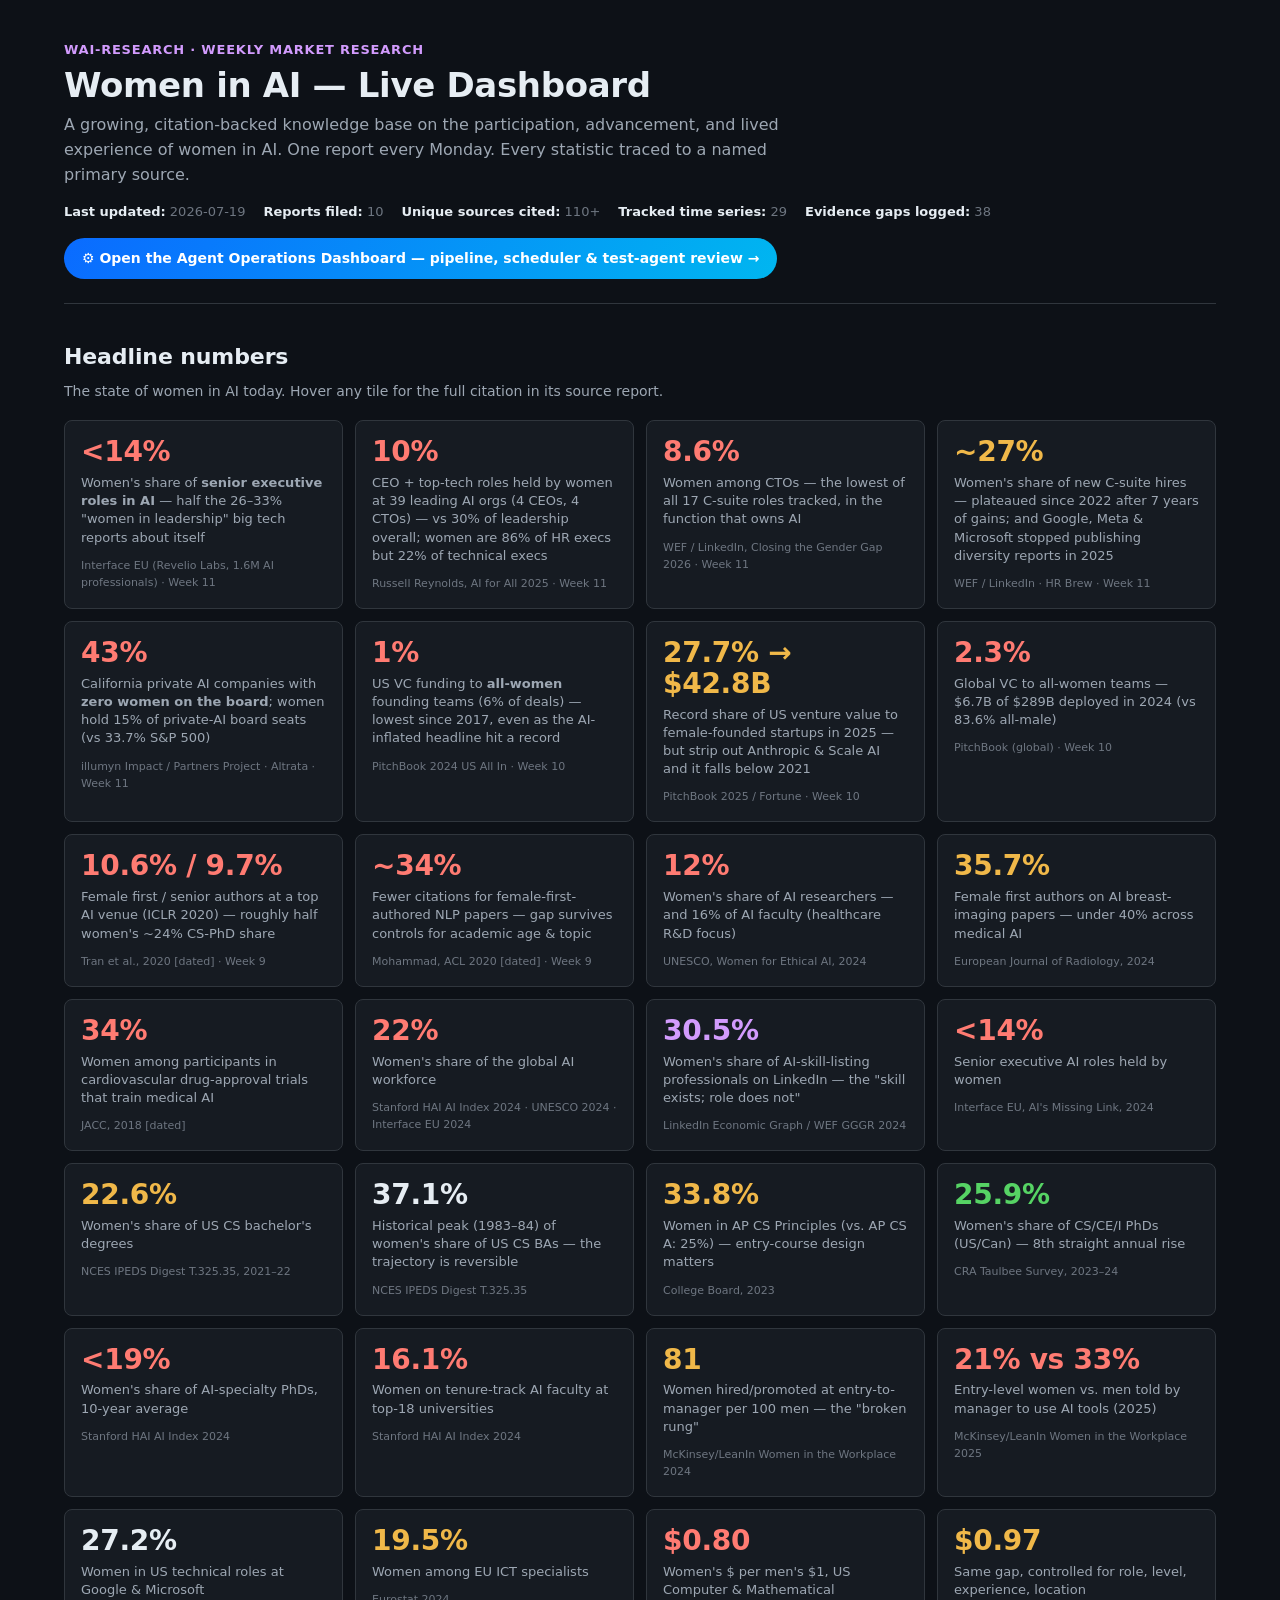
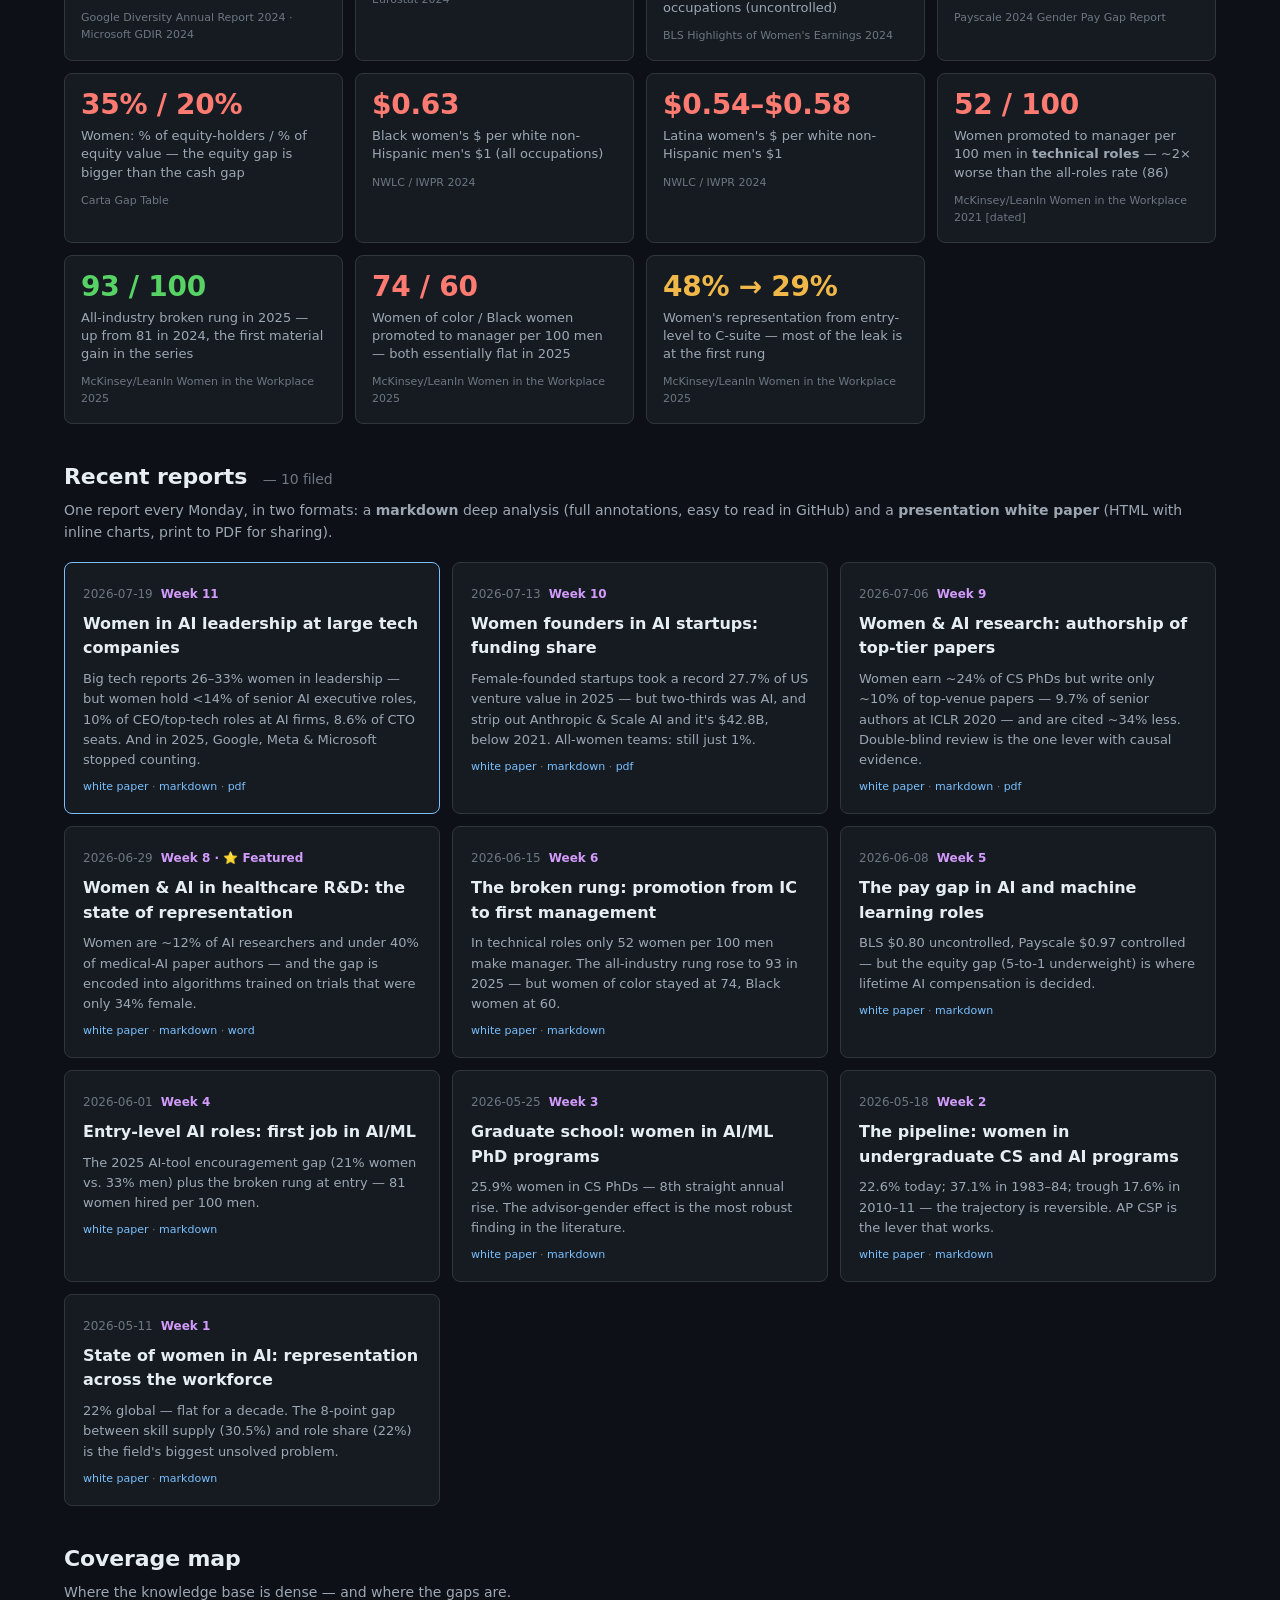
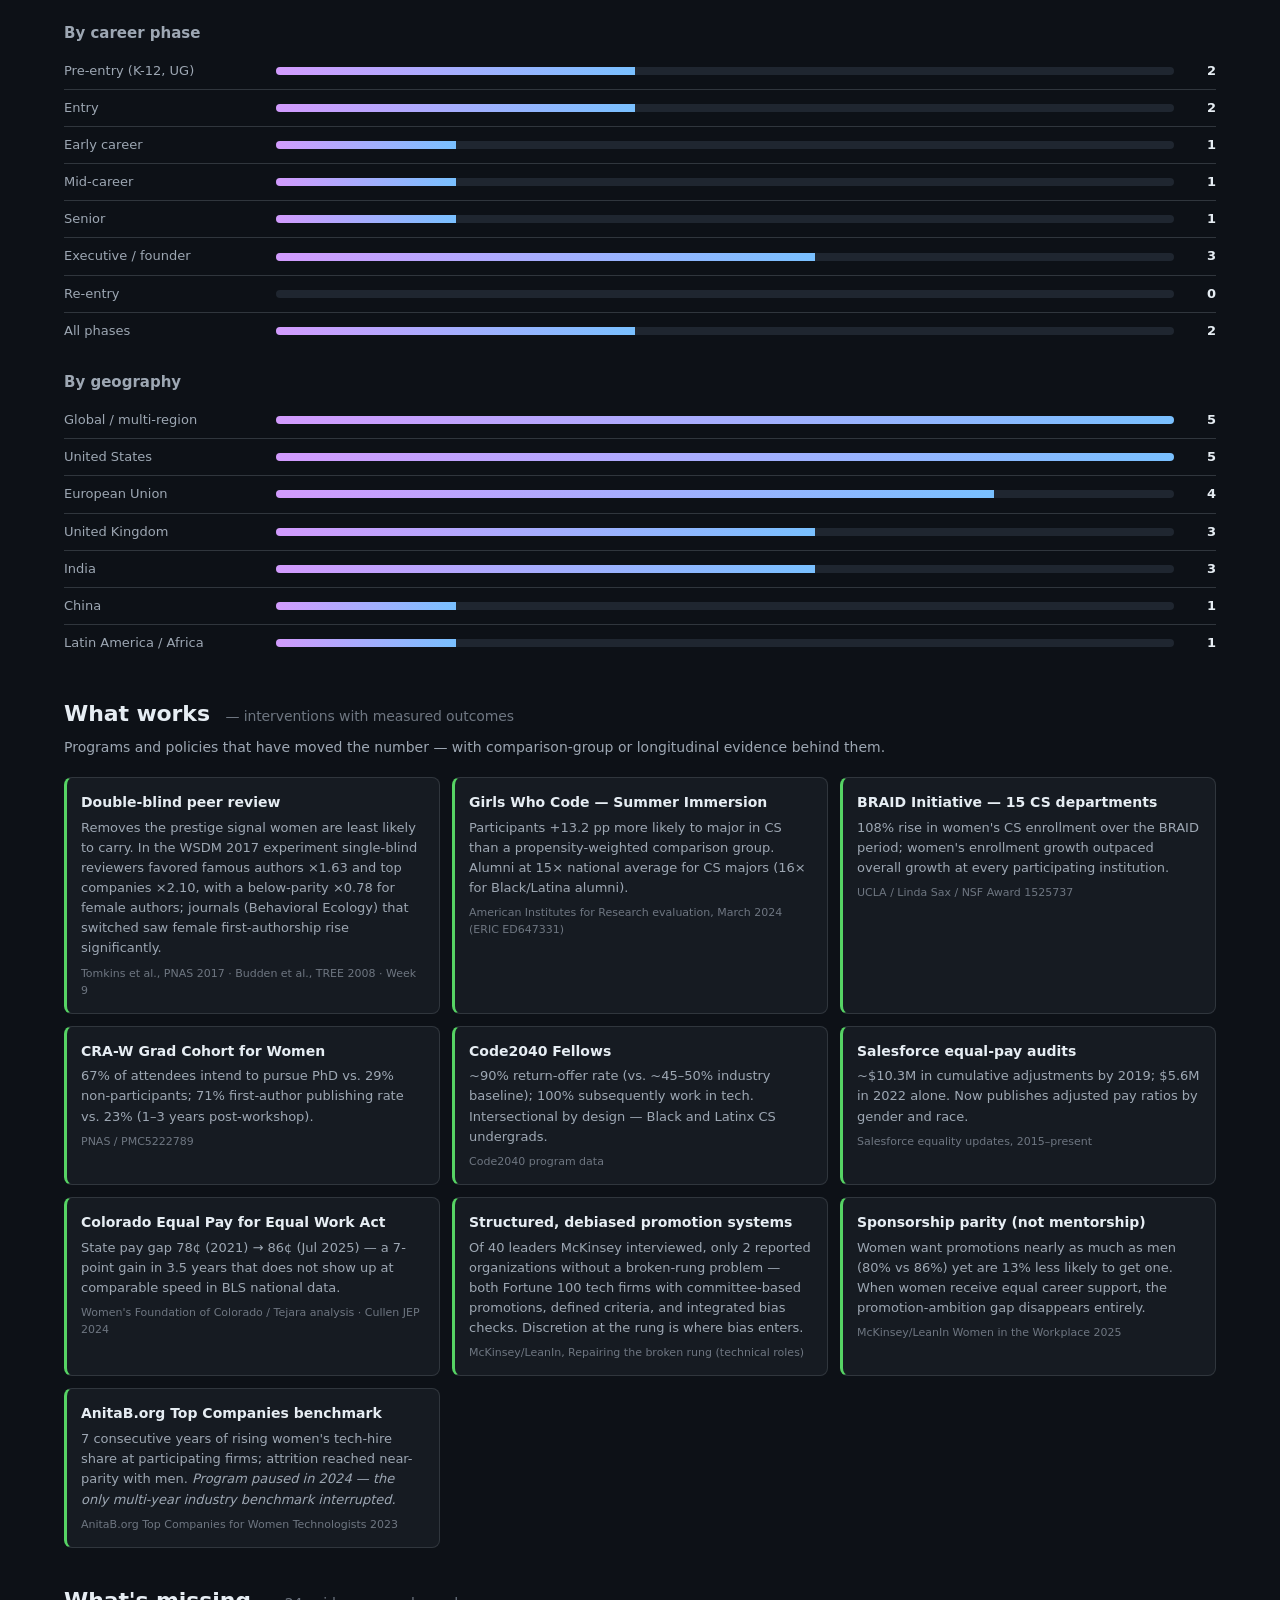
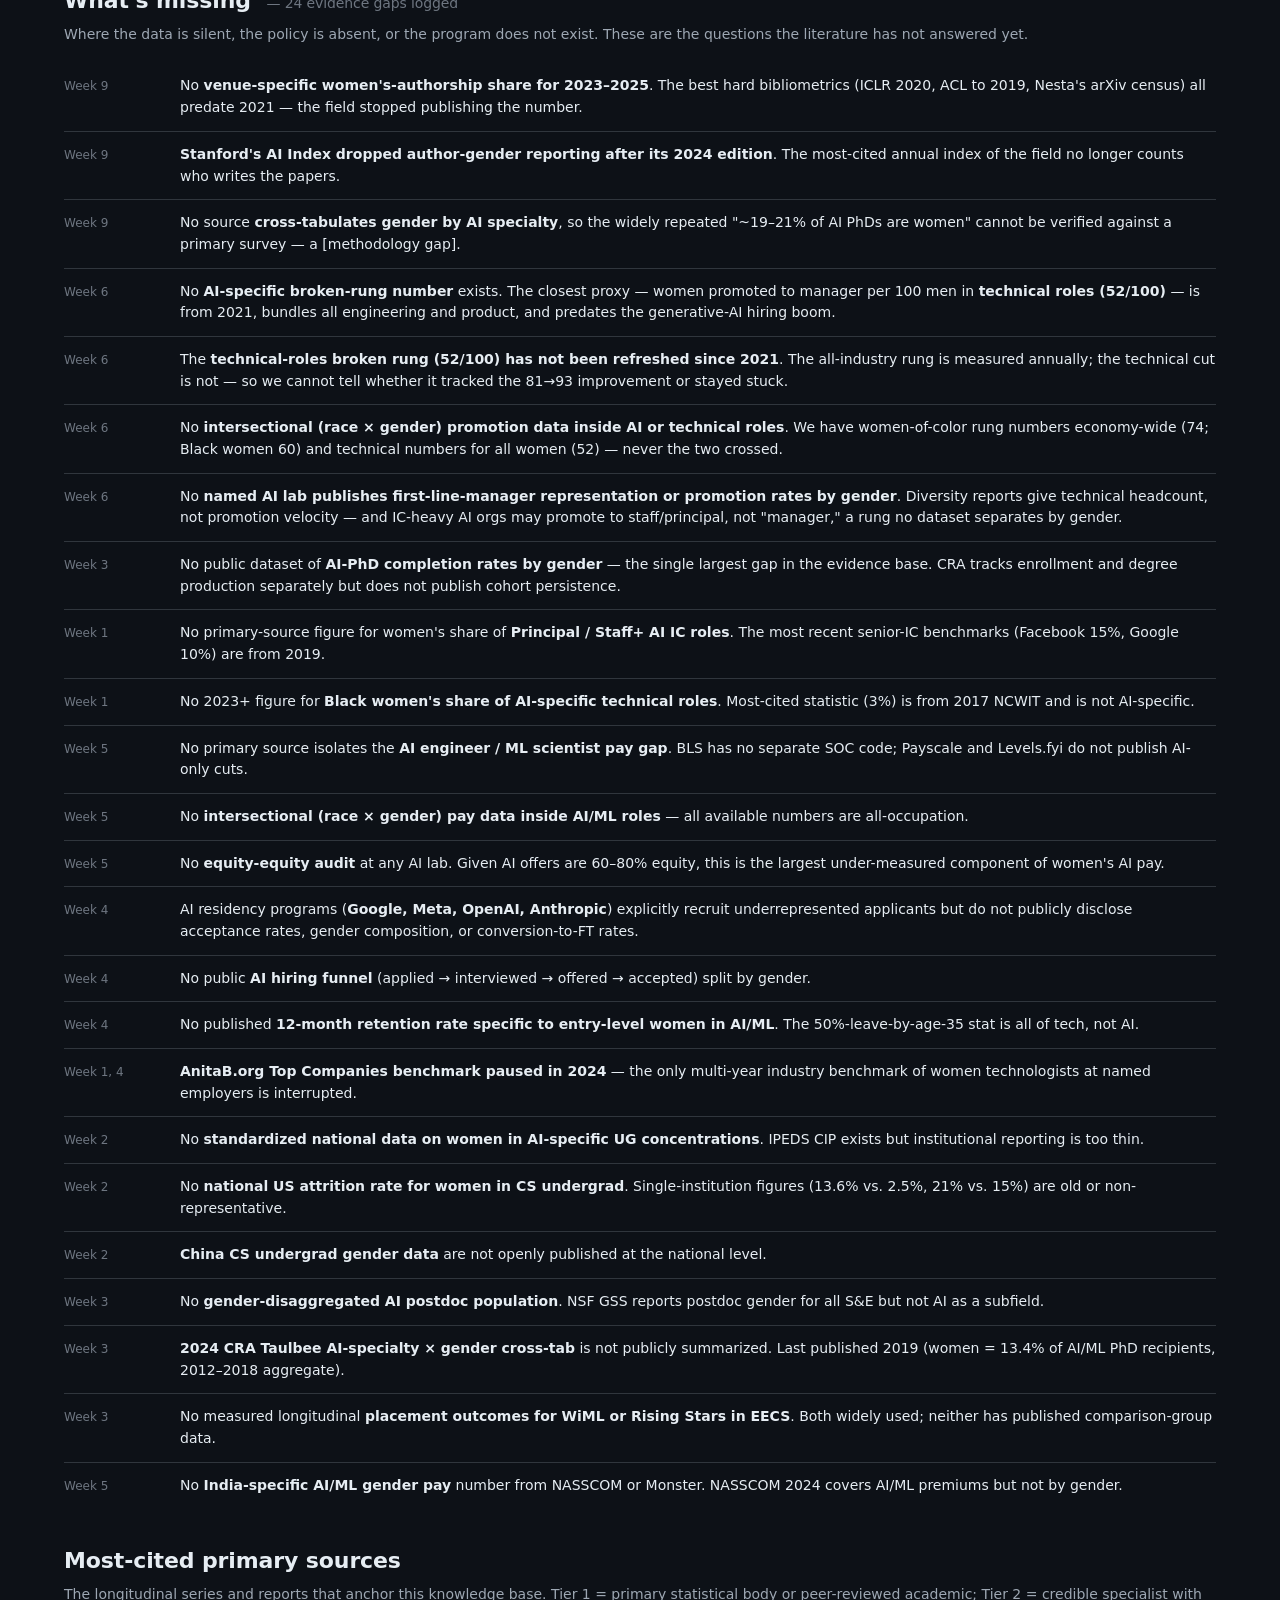
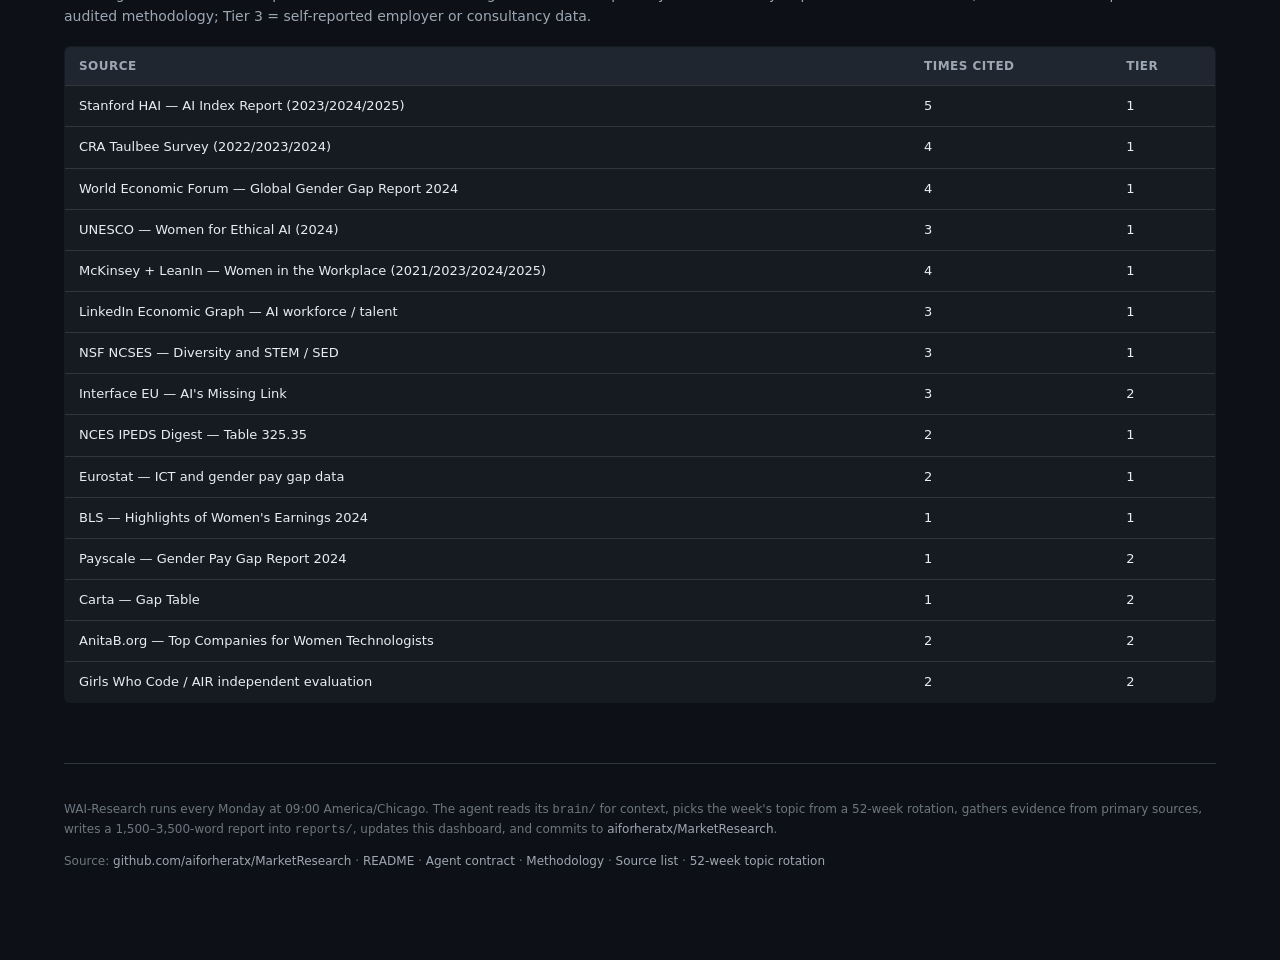
<file: docs/index.html>
<!doctype html>
<html lang="en">
<head>
<meta charset="utf-8">
<meta name="viewport" content="width=device-width, initial-scale=1">
<title>WAI-Research — Women in AI Weekly Dashboard</title>
<meta name="description" content="Weekly evidence-based dashboard tracking women's participation, advancement, and pay in AI. Citation-backed statistics from Stanford HAI, WEF, UNESCO, McKinsey, BLS, CRA Taulbee, and other Tier 1 sources.">
<style>
  :root {
    --bg: #0d1117;
    --bg-2: #161b22;
    --bg-3: #1f2630;
    --fg: #e6edf3;
    --fg-muted: #9da7b3;
    --fg-dim: #6e7681;
    --accent: #d29bfd;
    --accent-2: #79c0ff;
    --good: #56d364;
    --warn: #f0b849;
    --bad: #ff7b72;
    --border: #30363d;
    --link: #79c0ff;
  }
  * { box-sizing: border-box; }
  html, body { margin: 0; padding: 0; background: var(--bg); color: var(--fg); font-family: -apple-system, BlinkMacSystemFont, "SF Pro Text", "Segoe UI", system-ui, sans-serif; line-height: 1.55; -webkit-font-smoothing: antialiased; }
  a { color: var(--link); text-decoration: none; }
  a:hover { text-decoration: underline; }
  .container { max-width: 1200px; margin: 0 auto; padding: 32px 24px 80px; }
  header { padding: 8px 0 24px; border-bottom: 1px solid var(--border); margin-bottom: 28px; }
  .eyebrow { color: var(--accent); font-size: 13px; letter-spacing: 0.06em; text-transform: uppercase; font-weight: 600; }
  h1 { font-size: 34px; line-height: 1.15; margin: 6px 0 8px; font-weight: 700; letter-spacing: -0.01em; }
  .subtitle { color: var(--fg-muted); font-size: 16px; max-width: 760px; margin: 0; }
  .meta { color: var(--fg-dim); font-size: 13px; margin-top: 14px; display: flex; gap: 18px; flex-wrap: wrap; }
  .meta b { color: var(--fg); font-weight: 600; }
  section { margin: 36px 0; }
  h2 { font-size: 22px; font-weight: 600; margin: 0 0 6px; letter-spacing: -0.005em; }
  h2 .count { color: var(--fg-dim); font-size: 14px; font-weight: 400; margin-left: 8px; }
  .section-sub { color: var(--fg-muted); font-size: 14px; margin: 0 0 18px; }
  /* Stat grid */
  .stat-grid { display: grid; grid-template-columns: repeat(auto-fill, minmax(240px, 1fr)); gap: 12px; }
  .stat { background: var(--bg-2); border: 1px solid var(--border); border-radius: 8px; padding: 16px; transition: border-color 0.15s ease, transform 0.15s ease; }
  .stat:hover { border-color: var(--accent); }
  .stat .value { font-size: 28px; font-weight: 700; color: var(--fg); line-height: 1.1; letter-spacing: -0.01em; }
  .stat .label { color: var(--fg-muted); font-size: 13px; margin-top: 6px; line-height: 1.4; }
  .stat .src { color: var(--fg-dim); font-size: 11px; margin-top: 10px; }
  .stat .src a { color: var(--fg-dim); }
  .stat.bad .value { color: var(--bad); }
  .stat.warn .value { color: var(--warn); }
  .stat.good .value { color: var(--good); }
  .stat.accent .value { color: var(--accent); }
  /* Reports list */
  .reports { display: grid; grid-template-columns: repeat(auto-fill, minmax(320px, 1fr)); gap: 12px; }
  .report-card { background: var(--bg-2); border: 1px solid var(--border); border-radius: 8px; padding: 18px; }
  .report-card:hover { border-color: var(--accent-2); }
  .report-card .date { color: var(--fg-dim); font-size: 12px; }
  .report-card .week { color: var(--accent); font-size: 12px; font-weight: 600; margin-left: 8px; }
  .report-card h3 { margin: 6px 0 8px; font-size: 16px; font-weight: 600; }
  .report-card h3 a { color: var(--fg); }
  .report-card .one-liner { color: var(--fg-muted); font-size: 13px; margin: 0; }
  /* Tables */
  table { width: 100%; border-collapse: collapse; background: var(--bg-2); border: 1px solid var(--border); border-radius: 6px; overflow: hidden; }
  th, td { padding: 10px 14px; text-align: left; border-bottom: 1px solid var(--border); font-size: 13px; }
  th { background: var(--bg-3); font-weight: 600; color: var(--fg-muted); font-size: 12px; text-transform: uppercase; letter-spacing: 0.04em; }
  tr:last-child td { border-bottom: none; }
  /* Coverage bars */
  .coverage-row { display: grid; grid-template-columns: 200px 1fr 30px; gap: 12px; align-items: center; padding: 8px 0; border-bottom: 1px solid var(--border); }
  .coverage-row:last-child { border-bottom: none; }
  .coverage-label { color: var(--fg-muted); font-size: 13px; }
  .coverage-bar { height: 8px; background: var(--bg-3); border-radius: 4px; overflow: hidden; }
  .coverage-fill { height: 100%; background: linear-gradient(90deg, var(--accent), var(--accent-2)); }
  .coverage-count { text-align: right; color: var(--fg); font-size: 13px; font-weight: 600; }
  /* Gap list */
  .gap-list { list-style: none; padding: 0; margin: 0; }
  .gap-list li { padding: 12px 0; border-bottom: 1px solid var(--border); display: grid; grid-template-columns: 100px 1fr; gap: 16px; }
  .gap-list li:last-child { border-bottom: none; }
  .gap-list .where { color: var(--fg-dim); font-size: 12px; padding-top: 2px; }
  .gap-list .what { color: var(--fg); font-size: 14px; }
  /* Wins list */
  .wins { display: grid; grid-template-columns: repeat(auto-fit, minmax(280px, 1fr)); gap: 12px; }
  .win { background: var(--bg-2); border: 1px solid var(--border); border-radius: 8px; padding: 14px; border-left: 3px solid var(--good); }
  .win .name { font-weight: 600; font-size: 14px; margin-bottom: 4px; }
  .win .outcome { color: var(--fg-muted); font-size: 13px; }
  .win .src { color: var(--fg-dim); font-size: 11px; margin-top: 6px; }
  /* Footer */
  footer { margin-top: 60px; padding-top: 24px; border-top: 1px solid var(--border); color: var(--fg-dim); font-size: 12px; }
  footer a { color: var(--fg-muted); }
  .tag { display: inline-block; background: var(--bg-3); color: var(--fg-muted); border-radius: 999px; padding: 2px 8px; font-size: 11px; margin-right: 4px; }
  @media (max-width: 600px) {
    h1 { font-size: 26px; }
    .container { padding: 20px 16px 60px; }
    .stat .value { font-size: 24px; }
    .coverage-row { grid-template-columns: 120px 1fr 30px; }
  }
</style>
</head>
<body>
<div class="container">

<header>
  <div class="eyebrow">WAI-Research · Weekly market research</div>
  <h1>Women in AI — Live Dashboard</h1>
  <p class="subtitle">A growing, citation-backed knowledge base on the participation, advancement, and lived experience of women in AI. One report every Monday. Every statistic traced to a named primary source.</p>
  <div class="meta">
    <span><b>Last updated:</b> 2026-07-19</span>
    <span><b>Reports filed:</b> 10</span>
    <span><b>Unique sources cited:</b> 110+</span>
    <span><b>Tracked time series:</b> 29</span>
    <span><b>Evidence gaps logged:</b> 38</span>
  </div>
  <p style="margin:16px 0 0"><a href="agent-dashboard.html" style="display:inline-block;background:linear-gradient(120deg,#0a6bff,#00b6f0);color:#fff;font-weight:600;font-size:14px;padding:10px 18px;border-radius:999px;">⚙️ Open the Agent Operations Dashboard — pipeline, scheduler &amp; test-agent review →</a></p>
</header>

<section>
  <h2>Headline numbers</h2>
  <p class="section-sub">The state of women in AI today. Hover any tile for the full citation in its source report.</p>
  <div class="stat-grid">

    <div class="stat bad">
      <div class="value">&lt;14%</div>
      <div class="label">Women's share of <b>senior executive roles in AI</b> — half the 26–33% "women in leadership" big tech reports about itself</div>
      <div class="src">Interface EU (Revelio Labs, 1.6M AI professionals) · Week 11</div>
    </div>

    <div class="stat bad">
      <div class="value">10%</div>
      <div class="label">CEO + top-tech roles held by women at 39 leading AI orgs (4 CEOs, 4 CTOs) — vs 30% of leadership overall; women are 86% of HR execs but 22% of technical execs</div>
      <div class="src">Russell Reynolds, AI for All 2025 · Week 11</div>
    </div>

    <div class="stat bad">
      <div class="value">8.6%</div>
      <div class="label">Women among CTOs — the lowest of all 17 C-suite roles tracked, in the function that owns AI</div>
      <div class="src">WEF / LinkedIn, Closing the Gender Gap 2026 · Week 11</div>
    </div>

    <div class="stat warn">
      <div class="value">~27%</div>
      <div class="label">Women's share of new C-suite hires — plateaued since 2022 after 7 years of gains; and Google, Meta &amp; Microsoft stopped publishing diversity reports in 2025</div>
      <div class="src">WEF / LinkedIn · HR Brew · Week 11</div>
    </div>

    <div class="stat bad">
      <div class="value">43%</div>
      <div class="label">California private AI companies with <b>zero women on the board</b>; women hold 15% of private-AI board seats (vs 33.7% S&amp;P 500)</div>
      <div class="src">illumyn Impact / Partners Project · Altrata · Week 11</div>
    </div>

    <div class="stat bad">
      <div class="value">1%</div>
      <div class="label">US VC funding to <b>all-women</b> founding teams (6% of deals) — lowest since 2017, even as the AI-inflated headline hit a record</div>
      <div class="src">PitchBook 2024 US All In · Week 10</div>
    </div>

    <div class="stat warn">
      <div class="value">27.7% → $42.8B</div>
      <div class="label">Record share of US venture value to female-founded startups in 2025 — but strip out Anthropic &amp; Scale AI and it falls below 2021</div>
      <div class="src">PitchBook 2025 / Fortune · Week 10</div>
    </div>

    <div class="stat bad">
      <div class="value">2.3%</div>
      <div class="label">Global VC to all-women teams — $6.7B of $289B deployed in 2024 (vs 83.6% all-male)</div>
      <div class="src">PitchBook (global) · Week 10</div>
    </div>

    <div class="stat bad">
      <div class="value">10.6% / 9.7%</div>
      <div class="label">Female first / senior authors at a top AI venue (ICLR 2020) — roughly half women's ~24% CS-PhD share</div>
      <div class="src">Tran et al., 2020 [dated] · Week 9</div>
    </div>

    <div class="stat bad">
      <div class="value">~34%</div>
      <div class="label">Fewer citations for female-first-authored NLP papers — gap survives controls for academic age &amp; topic</div>
      <div class="src">Mohammad, ACL 2020 [dated] · Week 9</div>
    </div>

    <div class="stat bad">
      <div class="value">12%</div>
      <div class="label">Women's share of AI researchers — and 16% of AI faculty (healthcare R&amp;D focus)</div>
      <div class="src">UNESCO, Women for Ethical AI, 2024</div>
    </div>

    <div class="stat warn">
      <div class="value">35.7%</div>
      <div class="label">Female first authors on AI breast-imaging papers — under 40% across medical AI</div>
      <div class="src">European Journal of Radiology, 2024</div>
    </div>

    <div class="stat bad">
      <div class="value">34%</div>
      <div class="label">Women among participants in cardiovascular drug-approval trials that train medical AI</div>
      <div class="src">JACC, 2018 [dated]</div>
    </div>

    <div class="stat bad">
      <div class="value">22%</div>
      <div class="label">Women's share of the global AI workforce</div>
      <div class="src">Stanford HAI AI Index 2024 · UNESCO 2024 · Interface EU 2024</div>
    </div>

    <div class="stat accent">
      <div class="value">30.5%</div>
      <div class="label">Women's share of AI-skill-listing professionals on LinkedIn — the "skill exists; role does not"</div>
      <div class="src">LinkedIn Economic Graph / WEF GGGR 2024</div>
    </div>

    <div class="stat bad">
      <div class="value">&lt;14%</div>
      <div class="label">Senior executive AI roles held by women</div>
      <div class="src">Interface EU, AI's Missing Link, 2024</div>
    </div>

    <div class="stat warn">
      <div class="value">22.6%</div>
      <div class="label">Women's share of US CS bachelor's degrees</div>
      <div class="src">NCES IPEDS Digest T.325.35, 2021–22</div>
    </div>

    <div class="stat">
      <div class="value">37.1%</div>
      <div class="label">Historical peak (1983–84) of women's share of US CS BAs — the trajectory is reversible</div>
      <div class="src">NCES IPEDS Digest T.325.35</div>
    </div>

    <div class="stat warn">
      <div class="value">33.8%</div>
      <div class="label">Women in AP CS Principles (vs. AP CS A: 25%) — entry-course design matters</div>
      <div class="src">College Board, 2023</div>
    </div>

    <div class="stat good">
      <div class="value">25.9%</div>
      <div class="label">Women's share of CS/CE/I PhDs (US/Can) — 8th straight annual rise</div>
      <div class="src">CRA Taulbee Survey, 2023–24</div>
    </div>

    <div class="stat bad">
      <div class="value">&lt;19%</div>
      <div class="label">Women's share of AI-specialty PhDs, 10-year average</div>
      <div class="src">Stanford HAI AI Index 2024</div>
    </div>

    <div class="stat bad">
      <div class="value">16.1%</div>
      <div class="label">Women on tenure-track AI faculty at top-18 universities</div>
      <div class="src">Stanford HAI AI Index 2024</div>
    </div>

    <div class="stat warn">
      <div class="value">81</div>
      <div class="label">Women hired/promoted at entry-to-manager per 100 men — the "broken rung"</div>
      <div class="src">McKinsey/LeanIn Women in the Workplace 2024</div>
    </div>

    <div class="stat bad">
      <div class="value">21% vs 33%</div>
      <div class="label">Entry-level women vs. men told by manager to use AI tools (2025)</div>
      <div class="src">McKinsey/LeanIn Women in the Workplace 2025</div>
    </div>

    <div class="stat">
      <div class="value">27.2%</div>
      <div class="label">Women in US technical roles at Google &amp; Microsoft</div>
      <div class="src">Google Diversity Annual Report 2024 · Microsoft GDIR 2024</div>
    </div>

    <div class="stat warn">
      <div class="value">19.5%</div>
      <div class="label">Women among EU ICT specialists</div>
      <div class="src">Eurostat 2024</div>
    </div>

    <div class="stat bad">
      <div class="value">$0.80</div>
      <div class="label">Women's $ per men's $1, US Computer &amp; Mathematical occupations (uncontrolled)</div>
      <div class="src">BLS Highlights of Women's Earnings 2024</div>
    </div>

    <div class="stat warn">
      <div class="value">$0.97</div>
      <div class="label">Same gap, controlled for role, level, experience, location</div>
      <div class="src">Payscale 2024 Gender Pay Gap Report</div>
    </div>

    <div class="stat bad">
      <div class="value">35% / 20%</div>
      <div class="label">Women: % of equity-holders / % of equity value — the equity gap is bigger than the cash gap</div>
      <div class="src">Carta Gap Table</div>
    </div>

    <div class="stat bad">
      <div class="value">$0.63</div>
      <div class="label">Black women's $ per white non-Hispanic men's $1 (all occupations)</div>
      <div class="src">NWLC / IWPR 2024</div>
    </div>

    <div class="stat bad">
      <div class="value">$0.54–$0.58</div>
      <div class="label">Latina women's $ per white non-Hispanic men's $1</div>
      <div class="src">NWLC / IWPR 2024</div>
    </div>

    <div class="stat bad">
      <div class="value">52 / 100</div>
      <div class="label">Women promoted to manager per 100 men in <b>technical roles</b> — ~2× worse than the all-roles rate (86)</div>
      <div class="src">McKinsey/LeanIn Women in the Workplace 2021 [dated]</div>
    </div>

    <div class="stat good">
      <div class="value">93 / 100</div>
      <div class="label">All-industry broken rung in 2025 — up from 81 in 2024, the first material gain in the series</div>
      <div class="src">McKinsey/LeanIn Women in the Workplace 2025</div>
    </div>

    <div class="stat bad">
      <div class="value">74 / 60</div>
      <div class="label">Women of color / Black women promoted to manager per 100 men — both essentially flat in 2025</div>
      <div class="src">McKinsey/LeanIn Women in the Workplace 2025</div>
    </div>

    <div class="stat warn">
      <div class="value">48% → 29%</div>
      <div class="label">Women's representation from entry-level to C-suite — most of the leak is at the first rung</div>
      <div class="src">McKinsey/LeanIn Women in the Workplace 2025</div>
    </div>

  </div>
</section>

<section>
  <h2>Recent reports <span class="count">— 10 filed</span></h2>
  <p class="section-sub">One report every Monday, in two formats: a <b>markdown</b> deep analysis (full annotations, easy to read in GitHub) and a <b>presentation white paper</b> (HTML with inline charts, print to PDF for sharing).</p>
  <div class="reports">

    <div class="report-card" style="border-color:var(--accent-2)">
      <div><span class="date">2026-07-19</span><span class="week">Week 11</span></div>
      <h3><a href="../whitepapers/2026-07-19_leadership-big-tech.html">Women in AI leadership at large tech companies</a></h3>
      <p class="one-liner">Big tech reports 26–33% women in leadership — but women hold &lt;14% of senior AI executive roles, 10% of CEO/top-tech roles at AI firms, 8.6% of CTO seats. And in 2025, Google, Meta &amp; Microsoft stopped counting.</p>
      <p style="margin:8px 0 0;font-size:11px;color:var(--fg-dim);"><a href="../whitepapers/2026-07-19_leadership-big-tech.html">white paper</a> · <a href="../reports/2026-07-19_leadership-big-tech.md">markdown</a> · <a href="../reports/2026-07-19_leadership-big-tech.pdf">pdf</a></p>
    </div>

    <div class="report-card">
      <div><span class="date">2026-07-13</span><span class="week">Week 10</span></div>
      <h3><a href="../whitepapers/2026-07-13_startup-funding.html">Women founders in AI startups: funding share</a></h3>
      <p class="one-liner">Female-founded startups took a record 27.7% of US venture value in 2025 — but two-thirds was AI, and strip out Anthropic &amp; Scale AI and it's $42.8B, below 2021. All-women teams: still just 1%.</p>
      <p style="margin:8px 0 0;font-size:11px;color:var(--fg-dim);"><a href="../whitepapers/2026-07-13_startup-funding.html">white paper</a> · <a href="../reports/2026-07-13_startup-funding.md">markdown</a> · <a href="../reports/2026-07-13_startup-funding.pdf">pdf</a></p>
    </div>

    <div class="report-card">
      <div><span class="date">2026-07-06</span><span class="week">Week 9</span></div>
      <h3><a href="../whitepapers/2026-07-06_research-authorship.html">Women &amp; AI research: authorship of top-tier papers</a></h3>
      <p class="one-liner">Women earn ~24% of CS PhDs but write only ~10% of top-venue papers — 9.7% of senior authors at ICLR 2020 — and are cited ~34% less. Double-blind review is the one lever with causal evidence.</p>
      <p style="margin:8px 0 0;font-size:11px;color:var(--fg-dim);"><a href="../whitepapers/2026-07-06_research-authorship.html">white paper</a> · <a href="../reports/2026-07-06_research-authorship.md">markdown</a> · <a href="../reports/2026-07-06_research-authorship.pdf">pdf</a></p>
    </div>

    <div class="report-card">
      <div><span class="date">2026-06-29</span><span class="week">Week 8 · ⭐ Featured</span></div>
      <h3><a href="../whitepapers/2026-06-29_healthcare-rnd.html">Women &amp; AI in healthcare R&amp;D: the state of representation</a></h3>
      <p class="one-liner">Women are ~12% of AI researchers and under 40% of medical-AI paper authors — and the gap is encoded into algorithms trained on trials that were only 34% female.</p>
      <p style="margin:8px 0 0;font-size:11px;color:var(--fg-dim);"><a href="../whitepapers/2026-06-29_healthcare-rnd.html">white paper</a> · <a href="../reports/2026-06-29_healthcare-rnd.md">markdown</a> · <a href="../reports/2026-06-29_healthcare-rnd.docx">word</a></p>
    </div>

    <div class="report-card">
      <div><span class="date">2026-06-15</span><span class="week">Week 6</span></div>
      <h3><a href="../whitepapers/2026-06-15_broken-rung.html">The broken rung: promotion from IC to first management</a></h3>
      <p class="one-liner">In technical roles only 52 women per 100 men make manager. The all-industry rung rose to 93 in 2025 — but women of color stayed at 74, Black women at 60.</p>
      <p style="margin:8px 0 0;font-size:11px;color:var(--fg-dim);"><a href="../whitepapers/2026-06-15_broken-rung.html">white paper</a> · <a href="../reports/2026-06-15_broken-rung.md">markdown</a></p>
    </div>

    <div class="report-card">
      <div><span class="date">2026-06-08</span><span class="week">Week 5</span></div>
      <h3><a href="../whitepapers/2026-06-08_pay-gap.html">The pay gap in AI and machine learning roles</a></h3>
      <p class="one-liner">BLS $0.80 uncontrolled, Payscale $0.97 controlled — but the equity gap (5-to-1 underweight) is where lifetime AI compensation is decided.</p>
      <p style="margin:8px 0 0;font-size:11px;color:var(--fg-dim);"><a href="../whitepapers/2026-06-08_pay-gap.html">white paper</a> · <a href="../reports/2026-06-08_pay-gap.md">markdown</a></p>
    </div>

    <div class="report-card">
      <div><span class="date">2026-06-01</span><span class="week">Week 4</span></div>
      <h3><a href="../whitepapers/2026-06-01_entry-level-roles.html">Entry-level AI roles: first job in AI/ML</a></h3>
      <p class="one-liner">The 2025 AI-tool encouragement gap (21% women vs. 33% men) plus the broken rung at entry — 81 women hired per 100 men.</p>
      <p style="margin:8px 0 0;font-size:11px;color:var(--fg-dim);"><a href="../whitepapers/2026-06-01_entry-level-roles.html">white paper</a> · <a href="../reports/2026-06-01_entry-level-roles.md">markdown</a></p>
    </div>

    <div class="report-card">
      <div><span class="date">2026-05-25</span><span class="week">Week 3</span></div>
      <h3><a href="../whitepapers/2026-05-25_phd-programs.html">Graduate school: women in AI/ML PhD programs</a></h3>
      <p class="one-liner">25.9% women in CS PhDs — 8th straight annual rise. The advisor-gender effect is the most robust finding in the literature.</p>
      <p style="margin:8px 0 0;font-size:11px;color:var(--fg-dim);"><a href="../whitepapers/2026-05-25_phd-programs.html">white paper</a> · <a href="../reports/2026-05-25_phd-programs.md">markdown</a></p>
    </div>

    <div class="report-card">
      <div><span class="date">2026-05-18</span><span class="week">Week 2</span></div>
      <h3><a href="../whitepapers/2026-05-18_undergraduate-pipeline.html">The pipeline: women in undergraduate CS and AI programs</a></h3>
      <p class="one-liner">22.6% today; 37.1% in 1983–84; trough 17.6% in 2010–11 — the trajectory is reversible. AP CSP is the lever that works.</p>
      <p style="margin:8px 0 0;font-size:11px;color:var(--fg-dim);"><a href="../whitepapers/2026-05-18_undergraduate-pipeline.html">white paper</a> · <a href="../reports/2026-05-18_undergraduate-pipeline.md">markdown</a></p>
    </div>

    <div class="report-card">
      <div><span class="date">2026-05-11</span><span class="week">Week 1</span></div>
      <h3><a href="../whitepapers/2026-05-11_workforce-representation.html">State of women in AI: representation across the workforce</a></h3>
      <p class="one-liner">22% global — flat for a decade. The 8-point gap between skill supply (30.5%) and role share (22%) is the field's biggest unsolved problem.</p>
      <p style="margin:8px 0 0;font-size:11px;color:var(--fg-dim);"><a href="../whitepapers/2026-05-11_workforce-representation.html">white paper</a> · <a href="../reports/2026-05-11_workforce-representation.md">markdown</a></p>
    </div>

  </div>
</section>

<section>
  <h2>Coverage map</h2>
  <p class="section-sub">Where the knowledge base is dense — and where the gaps are.</p>

  <h3 style="font-size:15px;color:var(--fg-muted);margin:18px 0 8px;font-weight:600;">By career phase</h3>
  <div>
    <div class="coverage-row"><div class="coverage-label">Pre-entry (K-12, UG)</div><div class="coverage-bar"><div class="coverage-fill" style="width:40%"></div></div><div class="coverage-count">2</div></div>
    <div class="coverage-row"><div class="coverage-label">Entry</div><div class="coverage-bar"><div class="coverage-fill" style="width:40%"></div></div><div class="coverage-count">2</div></div>
    <div class="coverage-row"><div class="coverage-label">Early career</div><div class="coverage-bar"><div class="coverage-fill" style="width:20%"></div></div><div class="coverage-count">1</div></div>
    <div class="coverage-row"><div class="coverage-label">Mid-career</div><div class="coverage-bar"><div class="coverage-fill" style="width:20%"></div></div><div class="coverage-count">1</div></div>
    <div class="coverage-row"><div class="coverage-label">Senior</div><div class="coverage-bar"><div class="coverage-fill" style="width:20%"></div></div><div class="coverage-count">1</div></div>
    <div class="coverage-row"><div class="coverage-label">Executive / founder</div><div class="coverage-bar"><div class="coverage-fill" style="width:60%"></div></div><div class="coverage-count">3</div></div>
    <div class="coverage-row"><div class="coverage-label">Re-entry</div><div class="coverage-bar"><div class="coverage-fill" style="width:0%"></div></div><div class="coverage-count">0</div></div>
    <div class="coverage-row"><div class="coverage-label">All phases</div><div class="coverage-bar"><div class="coverage-fill" style="width:40%"></div></div><div class="coverage-count">2</div></div>
  </div>

  <h3 style="font-size:15px;color:var(--fg-muted);margin:22px 0 8px;font-weight:600;">By geography</h3>
  <div>
    <div class="coverage-row"><div class="coverage-label">Global / multi-region</div><div class="coverage-bar"><div class="coverage-fill" style="width:100%"></div></div><div class="coverage-count">5</div></div>
    <div class="coverage-row"><div class="coverage-label">United States</div><div class="coverage-bar"><div class="coverage-fill" style="width:100%"></div></div><div class="coverage-count">5</div></div>
    <div class="coverage-row"><div class="coverage-label">European Union</div><div class="coverage-bar"><div class="coverage-fill" style="width:80%"></div></div><div class="coverage-count">4</div></div>
    <div class="coverage-row"><div class="coverage-label">United Kingdom</div><div class="coverage-bar"><div class="coverage-fill" style="width:60%"></div></div><div class="coverage-count">3</div></div>
    <div class="coverage-row"><div class="coverage-label">India</div><div class="coverage-bar"><div class="coverage-fill" style="width:60%"></div></div><div class="coverage-count">3</div></div>
    <div class="coverage-row"><div class="coverage-label">China</div><div class="coverage-bar"><div class="coverage-fill" style="width:20%"></div></div><div class="coverage-count">1</div></div>
    <div class="coverage-row"><div class="coverage-label">Latin America / Africa</div><div class="coverage-bar"><div class="coverage-fill" style="width:20%"></div></div><div class="coverage-count">1</div></div>
  </div>
</section>

<section>
  <h2>What works <span class="count">— interventions with measured outcomes</span></h2>
  <p class="section-sub">Programs and policies that have moved the number — with comparison-group or longitudinal evidence behind them.</p>
  <div class="wins">

    <div class="win">
      <div class="name">Double-blind peer review</div>
      <div class="outcome">Removes the prestige signal women are least likely to carry. In the WSDM 2017 experiment single-blind reviewers favored famous authors ×1.63 and top companies ×2.10, with a below-parity ×0.78 for female authors; journals (Behavioral Ecology) that switched saw female first-authorship rise significantly.</div>
      <div class="src">Tomkins et al., PNAS 2017 · Budden et al., TREE 2008 · Week 9</div>
    </div>

    <div class="win">
      <div class="name">Girls Who Code — Summer Immersion</div>
      <div class="outcome">Participants +13.2 pp more likely to major in CS than a propensity-weighted comparison group. Alumni at 15× national average for CS majors (16× for Black/Latina alumni).</div>
      <div class="src">American Institutes for Research evaluation, March 2024 (ERIC ED647331)</div>
    </div>

    <div class="win">
      <div class="name">BRAID Initiative — 15 CS departments</div>
      <div class="outcome">108% rise in women's CS enrollment over the BRAID period; women's enrollment growth outpaced overall growth at every participating institution.</div>
      <div class="src">UCLA / Linda Sax / NSF Award 1525737</div>
    </div>

    <div class="win">
      <div class="name">CRA-W Grad Cohort for Women</div>
      <div class="outcome">67% of attendees intend to pursue PhD vs. 29% non-participants; 71% first-author publishing rate vs. 23% (1–3 years post-workshop).</div>
      <div class="src">PNAS / PMC5222789</div>
    </div>

    <div class="win">
      <div class="name">Code2040 Fellows</div>
      <div class="outcome">~90% return-offer rate (vs. ~45–50% industry baseline); 100% subsequently work in tech. Intersectional by design — Black and Latinx CS undergrads.</div>
      <div class="src">Code2040 program data</div>
    </div>

    <div class="win">
      <div class="name">Salesforce equal-pay audits</div>
      <div class="outcome">~$10.3M in cumulative adjustments by 2019; $5.6M in 2022 alone. Now publishes adjusted pay ratios by gender and race.</div>
      <div class="src">Salesforce equality updates, 2015–present</div>
    </div>

    <div class="win">
      <div class="name">Colorado Equal Pay for Equal Work Act</div>
      <div class="outcome">State pay gap 78¢ (2021) → 86¢ (Jul 2025) — a 7-point gain in 3.5 years that does not show up at comparable speed in BLS national data.</div>
      <div class="src">Women's Foundation of Colorado / Tejara analysis · Cullen JEP 2024</div>
    </div>

    <div class="win">
      <div class="name">Structured, debiased promotion systems</div>
      <div class="outcome">Of 40 leaders McKinsey interviewed, only 2 reported organizations without a broken-rung problem — both Fortune 100 tech firms with committee-based promotions, defined criteria, and integrated bias checks. Discretion at the rung is where bias enters.</div>
      <div class="src">McKinsey/LeanIn, Repairing the broken rung (technical roles)</div>
    </div>

    <div class="win">
      <div class="name">Sponsorship parity (not mentorship)</div>
      <div class="outcome">Women want promotions nearly as much as men (80% vs 86%) yet are 13% less likely to get one. When women receive equal career support, the promotion-ambition gap disappears entirely.</div>
      <div class="src">McKinsey/LeanIn Women in the Workplace 2025</div>
    </div>

    <div class="win">
      <div class="name">AnitaB.org Top Companies benchmark</div>
      <div class="outcome">7 consecutive years of rising women's tech-hire share at participating firms; attrition reached near-parity with men. <em>Program paused in 2024 — the only multi-year industry benchmark interrupted.</em></div>
      <div class="src">AnitaB.org Top Companies for Women Technologists 2023</div>
    </div>

  </div>
</section>

<section>
  <h2>What's missing <span class="count">— 24 evidence gaps logged</span></h2>
  <p class="section-sub">Where the data is silent, the policy is absent, or the program does not exist. These are the questions the literature has not answered yet.</p>
  <ul class="gap-list">
    <li><span class="where">Week 9</span><span class="what">No <b>venue-specific women's-authorship share for 2023–2025</b>. The best hard bibliometrics (ICLR 2020, ACL to 2019, Nesta's arXiv census) all predate 2021 — the field stopped publishing the number.</span></li>
    <li><span class="where">Week 9</span><span class="what"><b>Stanford's AI Index dropped author-gender reporting after its 2024 edition</b>. The most-cited annual index of the field no longer counts who writes the papers.</span></li>
    <li><span class="where">Week 9</span><span class="what">No source <b>cross-tabulates gender by AI specialty</b>, so the widely repeated "~19–21% of AI PhDs are women" cannot be verified against a primary survey — a [methodology gap].</span></li>
    <li><span class="where">Week 6</span><span class="what">No <b>AI-specific broken-rung number</b> exists. The closest proxy — women promoted to manager per 100 men in <b>technical roles (52/100)</b> — is from 2021, bundles all engineering and product, and predates the generative-AI hiring boom.</span></li>
    <li><span class="where">Week 6</span><span class="what">The <b>technical-roles broken rung (52/100) has not been refreshed since 2021</b>. The all-industry rung is measured annually; the technical cut is not — so we cannot tell whether it tracked the 81→93 improvement or stayed stuck.</span></li>
    <li><span class="where">Week 6</span><span class="what">No <b>intersectional (race × gender) promotion data inside AI or technical roles</b>. We have women-of-color rung numbers economy-wide (74; Black women 60) and technical numbers for all women (52) — never the two crossed.</span></li>
    <li><span class="where">Week 6</span><span class="what">No <b>named AI lab publishes first-line-manager representation or promotion rates by gender</b>. Diversity reports give technical headcount, not promotion velocity — and IC-heavy AI orgs may promote to staff/principal, not "manager," a rung no dataset separates by gender.</span></li>
    <li><span class="where">Week 3</span><span class="what">No public dataset of <b>AI-PhD completion rates by gender</b> — the single largest gap in the evidence base. CRA tracks enrollment and degree production separately but does not publish cohort persistence.</span></li>
    <li><span class="where">Week 1</span><span class="what">No primary-source figure for women's share of <b>Principal / Staff+ AI IC roles</b>. The most recent senior-IC benchmarks (Facebook 15%, Google 10%) are from 2019.</span></li>
    <li><span class="where">Week 1</span><span class="what">No 2023+ figure for <b>Black women's share of AI-specific technical roles</b>. Most-cited statistic (3%) is from 2017 NCWIT and is not AI-specific.</span></li>
    <li><span class="where">Week 5</span><span class="what">No primary source isolates the <b>AI engineer / ML scientist pay gap</b>. BLS has no separate SOC code; Payscale and Levels.fyi do not publish AI-only cuts.</span></li>
    <li><span class="where">Week 5</span><span class="what">No <b>intersectional (race × gender) pay data inside AI/ML roles</b> — all available numbers are all-occupation.</span></li>
    <li><span class="where">Week 5</span><span class="what">No <b>equity-equity audit</b> at any AI lab. Given AI offers are 60–80% equity, this is the largest under-measured component of women's AI pay.</span></li>
    <li><span class="where">Week 4</span><span class="what">AI residency programs (<b>Google, Meta, OpenAI, Anthropic</b>) explicitly recruit underrepresented applicants but do not publicly disclose acceptance rates, gender composition, or conversion-to-FT rates.</span></li>
    <li><span class="where">Week 4</span><span class="what">No public <b>AI hiring funnel</b> (applied → interviewed → offered → accepted) split by gender.</span></li>
    <li><span class="where">Week 4</span><span class="what">No published <b>12-month retention rate specific to entry-level women in AI/ML</b>. The 50%-leave-by-age-35 stat is all of tech, not AI.</span></li>
    <li><span class="where">Week 1, 4</span><span class="what"><b>AnitaB.org Top Companies benchmark paused in 2024</b> — the only multi-year industry benchmark of women technologists at named employers is interrupted.</span></li>
    <li><span class="where">Week 2</span><span class="what">No <b>standardized national data on women in AI-specific UG concentrations</b>. IPEDS CIP exists but institutional reporting is too thin.</span></li>
    <li><span class="where">Week 2</span><span class="what">No <b>national US attrition rate for women in CS undergrad</b>. Single-institution figures (13.6% vs. 2.5%, 21% vs. 15%) are old or non-representative.</span></li>
    <li><span class="where">Week 2</span><span class="what"><b>China CS undergrad gender data</b> are not openly published at the national level.</span></li>
    <li><span class="where">Week 3</span><span class="what">No <b>gender-disaggregated AI postdoc population</b>. NSF GSS reports postdoc gender for all S&amp;E but not AI as a subfield.</span></li>
    <li><span class="where">Week 3</span><span class="what"><b>2024 CRA Taulbee AI-specialty × gender cross-tab</b> is not publicly summarized. Last published 2019 (women = 13.4% of AI/ML PhD recipients, 2012–2018 aggregate).</span></li>
    <li><span class="where">Week 3</span><span class="what">No measured longitudinal <b>placement outcomes for WiML or Rising Stars in EECS</b>. Both widely used; neither has published comparison-group data.</span></li>
    <li><span class="where">Week 5</span><span class="what">No <b>India-specific AI/ML gender pay</b> number from NASSCOM or Monster. NASSCOM 2024 covers AI/ML premiums but not by gender.</span></li>
  </ul>
</section>

<section>
  <h2>Most-cited primary sources</h2>
  <p class="section-sub">The longitudinal series and reports that anchor this knowledge base. Tier 1 = primary statistical body or peer-reviewed academic; Tier 2 = credible specialist with audited methodology; Tier 3 = self-reported employer or consultancy data.</p>
  <table>
    <thead>
      <tr><th>Source</th><th>Times cited</th><th>Tier</th></tr>
    </thead>
    <tbody>
      <tr><td>Stanford HAI — AI Index Report (2023/2024/2025)</td><td>5</td><td>1</td></tr>
      <tr><td>CRA Taulbee Survey (2022/2023/2024)</td><td>4</td><td>1</td></tr>
      <tr><td>World Economic Forum — Global Gender Gap Report 2024</td><td>4</td><td>1</td></tr>
      <tr><td>UNESCO — Women for Ethical AI (2024)</td><td>3</td><td>1</td></tr>
      <tr><td>McKinsey + LeanIn — Women in the Workplace (2021/2023/2024/2025)</td><td>4</td><td>1</td></tr>
      <tr><td>LinkedIn Economic Graph — AI workforce / talent</td><td>3</td><td>1</td></tr>
      <tr><td>NSF NCSES — Diversity and STEM / SED</td><td>3</td><td>1</td></tr>
      <tr><td>Interface EU — AI's Missing Link</td><td>3</td><td>2</td></tr>
      <tr><td>NCES IPEDS Digest — Table 325.35</td><td>2</td><td>1</td></tr>
      <tr><td>Eurostat — ICT and gender pay gap data</td><td>2</td><td>1</td></tr>
      <tr><td>BLS — Highlights of Women's Earnings 2024</td><td>1</td><td>1</td></tr>
      <tr><td>Payscale — Gender Pay Gap Report 2024</td><td>1</td><td>2</td></tr>
      <tr><td>Carta — Gap Table</td><td>1</td><td>2</td></tr>
      <tr><td>AnitaB.org — Top Companies for Women Technologists</td><td>2</td><td>2</td></tr>
      <tr><td>Girls Who Code / AIR independent evaluation</td><td>2</td><td>2</td></tr>
    </tbody>
  </table>
</section>

<footer>
  <p>WAI-Research runs every Monday at 09:00 America/Chicago. The agent reads its <code>brain/</code> for context, picks the week's topic from a 52-week rotation, gathers evidence from primary sources, writes a 1,500–3,500-word report into <code>reports/</code>, updates this dashboard, and commits to <a href="https://github.com/aiforheratx/MarketResearch">aiforheratx/MarketResearch</a>.</p>
  <p>Source: <a href="https://github.com/aiforheratx/MarketResearch">github.com/aiforheratx/MarketResearch</a> · <a href="../README.md">README</a> · <a href="../AGENT.md">Agent contract</a> · <a href="../brain/methodology.md">Methodology</a> · <a href="../brain/sources.md">Source list</a> · <a href="../brain/topic_rotation.md">52-week topic rotation</a></p>
</footer>

</div>
</body>
</html>
</file>
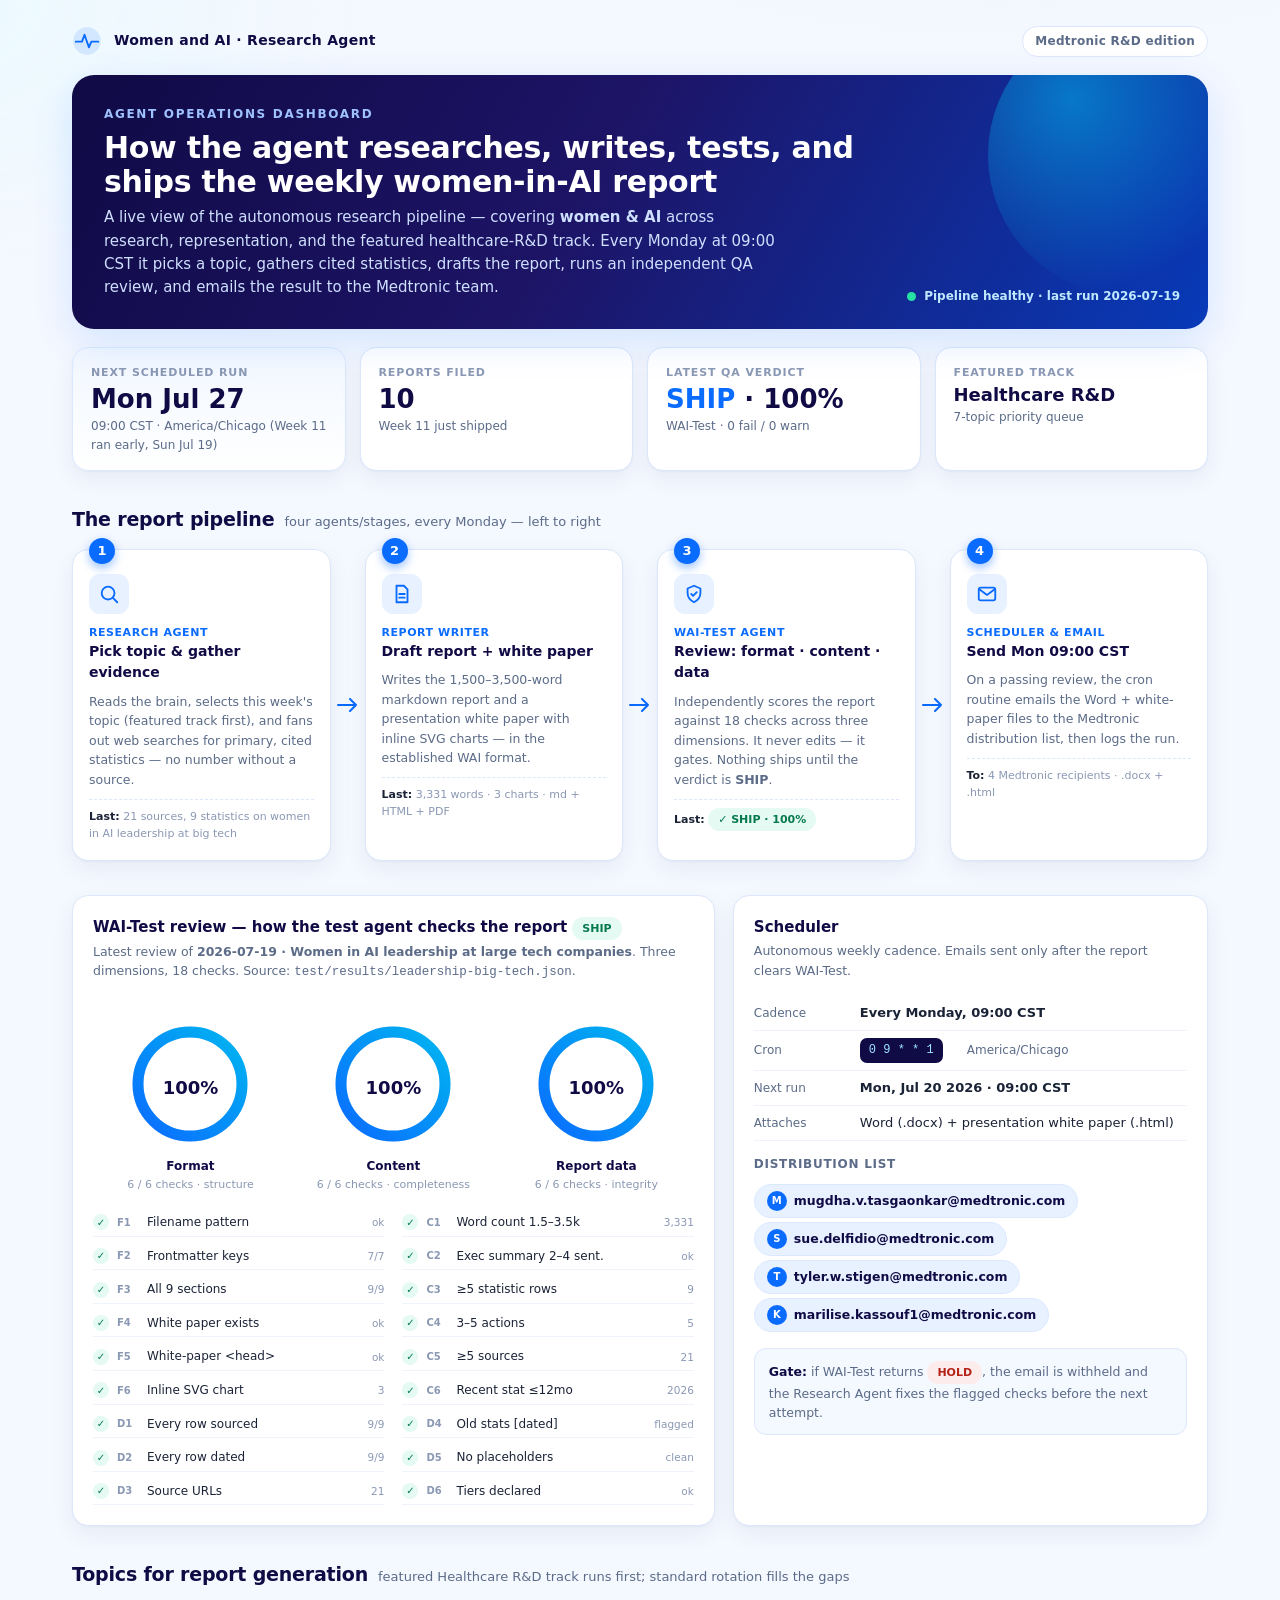
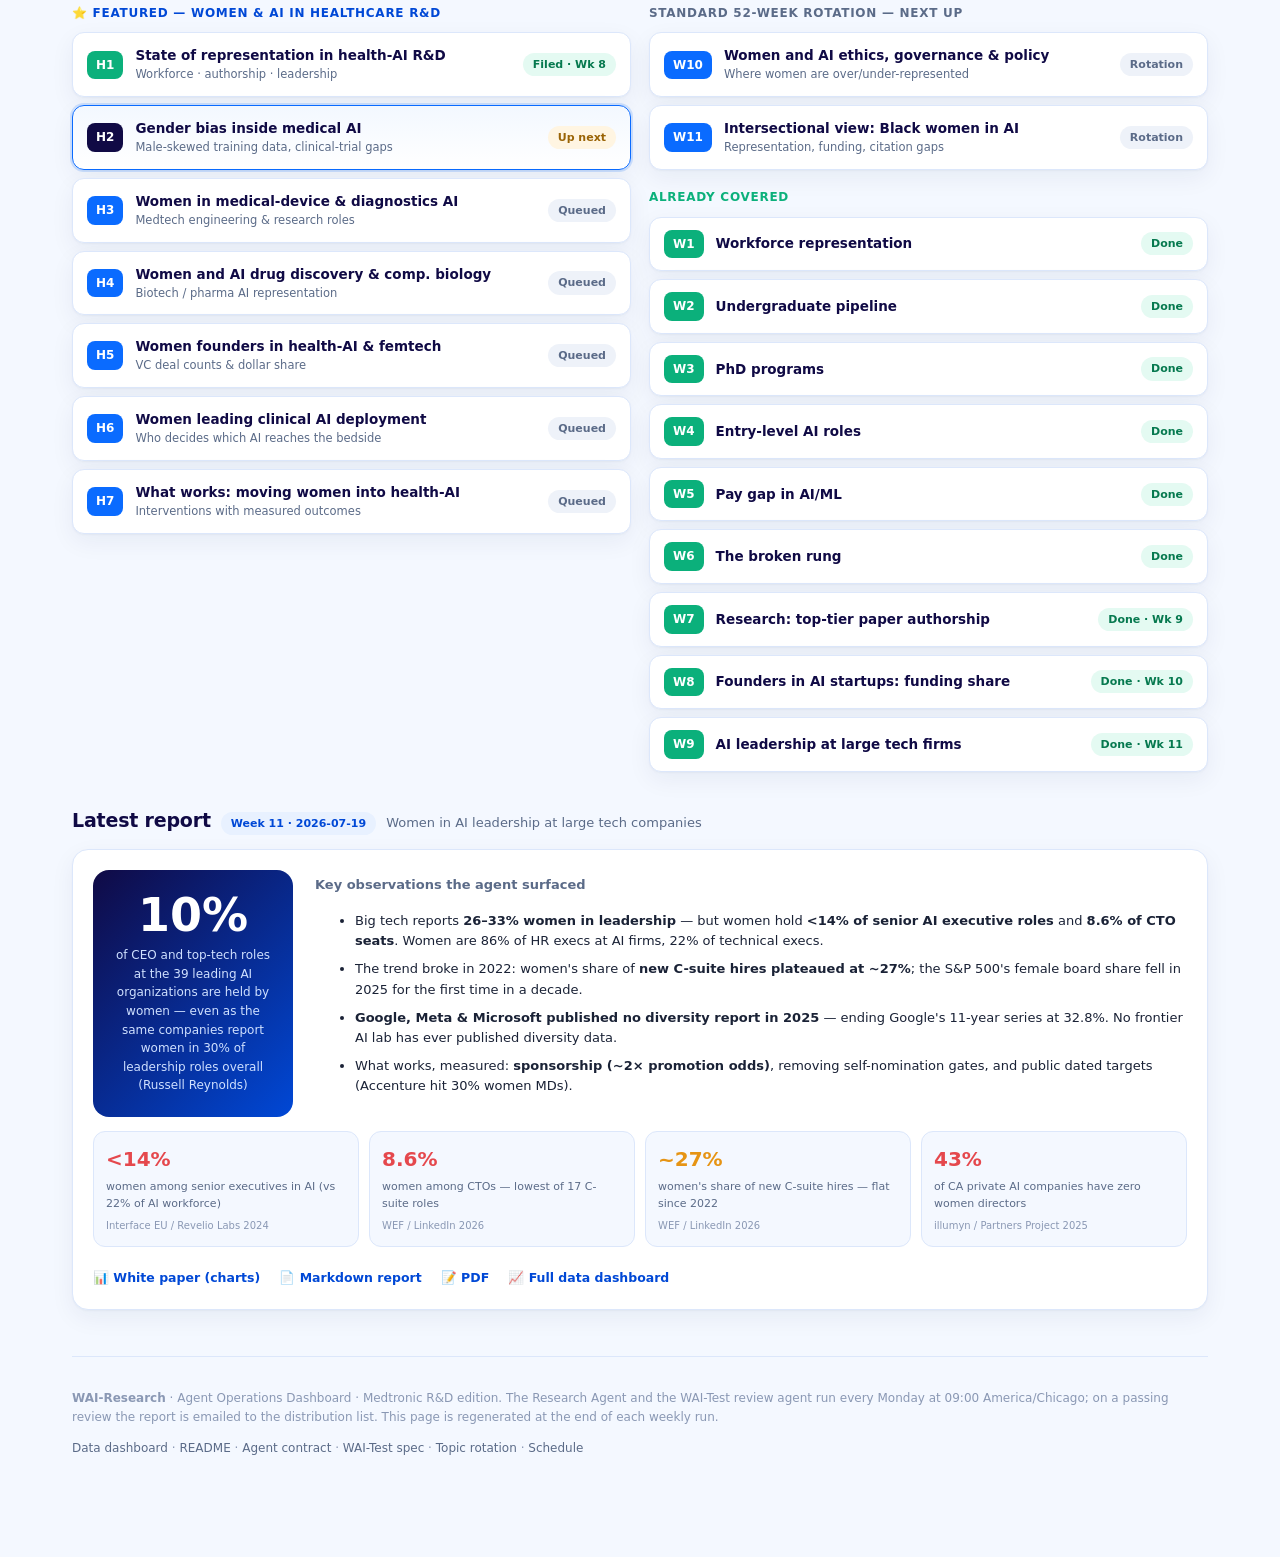
<file: docs/agent-dashboard.html>
<!doctype html>
<html lang="en">
<head>
<meta charset="utf-8">
<meta name="viewport" content="width=device-width, initial-scale=1">
<title>WAI-Research — Agent Operations Dashboard</title>
<meta name="description" content="Live operations view of the WAI-Research agent: how it researches and writes reports on women & AI in healthcare R&D, how the WAI-Test agent reviews them, the weekly Monday 09:00 CST schedule, and the topics queued for generation.">
<style>
  :root{
    --navy:#100a45;            /* Medtronic deep navy */
    --navy-2:#1d1466;
    --blue:#0a6bff;            /* electric blue */
    --blue-d:#0048d6;
    --cyan:#00b6f0;
    --sky:#e8f1ff;
    --sky-2:#f4f8ff;
    --ice:#dbe9ff;
    --ink:#1a2236;
    --muted:#5b6b88;
    --dim:#8a98b4;
    --line:#dce7fb;
    --good:#0bb07b;
    --good-bg:#e4faf2;
    --warn:#e69414;
    --warn-bg:#fff5e2;
    --bad:#e5484d;
    --bad-bg:#fdecec;
    --card:#ffffff;
    --shadow:0 1px 2px rgba(16,40,90,.04),0 8px 24px rgba(16,40,90,.06);
    --shadow-lg:0 12px 40px rgba(10,107,255,.14);
    --radius:16px;
  }
  *{box-sizing:border-box}
  html,body{margin:0;padding:0;background:
     radial-gradient(1200px 600px at 80% -10%, #e9f2ff 0%, rgba(233,242,255,0) 60%),
     radial-gradient(900px 500px at -10% 0%, #eafaff 0%, rgba(234,250,255,0) 55%),
     var(--sky-2);
     color:var(--ink);font-family:-apple-system,BlinkMacSystemFont,"Segoe UI",system-ui,sans-serif;line-height:1.55;-webkit-font-smoothing:antialiased}
  a{color:var(--blue-d);text-decoration:none}
  a:hover{text-decoration:underline}
  .wrap{max-width:1180px;margin:0 auto;padding:26px 22px 90px}

  /* Brand bar */
  .brandbar{display:flex;align-items:center;gap:12px;color:var(--navy);font-weight:800;letter-spacing:.02em;font-size:14px}
  .brandbar .pulse{width:30px;height:30px}
  .brandbar .edition{margin-left:auto;font-weight:600;font-size:12px;color:var(--muted);background:#fff;border:1px solid var(--line);padding:5px 12px;border-radius:999px}

  /* Header */
  header.hero{margin-top:18px;background:linear-gradient(120deg,var(--navy) 0%,var(--navy-2) 45%,var(--blue-d) 120%);
     color:#fff;border-radius:22px;padding:30px 32px;position:relative;overflow:hidden;box-shadow:var(--shadow-lg)}
  header.hero::after{content:"";position:absolute;right:-60px;top:-60px;width:280px;height:280px;border-radius:50%;
     background:radial-gradient(circle at 30% 30%,rgba(0,182,240,.55),rgba(10,107,255,0) 70%)}
  .hero .eyebrow{font-size:12px;letter-spacing:.14em;text-transform:uppercase;color:#9fc2ff;font-weight:700}
  .hero h1{margin:8px 0 8px;font-size:30px;line-height:1.12;font-weight:800;letter-spacing:-.01em;max-width:760px}
  .hero p{margin:0;color:#cfe0ff;font-size:15px;max-width:680px}
  .hero .live{position:absolute;right:28px;bottom:24px;display:flex;align-items:center;gap:8px;font-size:12px;color:#bfe9ff;font-weight:600}
  .dot{width:9px;height:9px;border-radius:50%;background:#27e0a3;box-shadow:0 0 0 0 rgba(39,224,163,.7);animation:beat 1.6s infinite}
  @keyframes beat{0%{box-shadow:0 0 0 0 rgba(39,224,163,.55)}70%{box-shadow:0 0 0 9px rgba(39,224,163,0)}100%{box-shadow:0 0 0 0 rgba(39,224,163,0)}}

  /* Status strip */
  .strip{display:grid;grid-template-columns:repeat(4,1fr);gap:14px;margin-top:18px}
  .kpi{background:var(--card);border:1px solid var(--line);border-radius:var(--radius);padding:16px 18px;box-shadow:var(--shadow)}
  .kpi .k{font-size:11px;text-transform:uppercase;letter-spacing:.08em;color:var(--dim);font-weight:700}
  .kpi .v{font-size:26px;font-weight:800;color:var(--navy);margin-top:4px;line-height:1.1}
  .kpi .s{font-size:12px;color:var(--muted);margin-top:3px}
  .kpi.accent{background:linear-gradient(180deg,#f1f7ff,#ffffff);border-color:var(--ice)}
  .kpi .v .em{color:var(--blue)}

  /* Sections */
  section{margin-top:34px}
  .sec-head{display:flex;align-items:baseline;gap:10px;margin-bottom:14px}
  .sec-head h2{font-size:19px;font-weight:800;color:var(--navy);margin:0;letter-spacing:-.01em}
  .sec-head .note{font-size:13px;color:var(--muted)}
  .badge{display:inline-flex;align-items:center;gap:6px;font-size:11px;font-weight:700;padding:3px 10px;border-radius:999px}
  .badge.ship{background:var(--good-bg);color:#06794f}
  .badge.hold{background:var(--bad-bg);color:#b42318}
  .badge.blue{background:var(--sky);color:var(--blue-d)}

  /* Pipeline */
  .pipe{display:grid;grid-template-columns:repeat(4,1fr);gap:0;align-items:stretch}
  .stage{background:var(--card);border:1px solid var(--line);border-radius:var(--radius);padding:18px 16px;box-shadow:var(--shadow);position:relative;z-index:1}
  .pipe > .arrow{align-self:center;display:flex;align-items:center;justify-content:center;color:var(--blue);min-width:34px}
  .pipe{grid-template-columns:1fr 34px 1fr 34px 1fr 34px 1fr}
  .stage .num{position:absolute;top:-12px;left:16px;width:26px;height:26px;border-radius:50%;background:var(--blue);color:#fff;font-size:13px;font-weight:800;display:flex;align-items:center;justify-content:center;box-shadow:0 4px 10px rgba(10,107,255,.4)}
  .stage .ic{width:40px;height:40px;border-radius:11px;background:var(--sky);display:flex;align-items:center;justify-content:center;margin:6px 0 10px}
  .stage h3{margin:0 0 4px;font-size:14px;font-weight:800;color:var(--navy)}
  .stage .who{font-size:11px;font-weight:700;color:var(--blue);text-transform:uppercase;letter-spacing:.05em}
  .stage p{margin:8px 0 10px;font-size:12.5px;color:var(--muted)}
  .stage .last{font-size:11px;color:var(--dim);border-top:1px dashed var(--line);padding-top:8px}
  .stage .last b{color:var(--ink)}
  .arrow svg{animation:flow 1.8s linear infinite}
  @keyframes flow{0%{transform:translateX(-3px);opacity:.5}50%{opacity:1}100%{transform:translateX(3px);opacity:.5}}

  /* Two-column grid */
  .grid2{display:grid;grid-template-columns:1.15fr .85fr;gap:18px}
  .panel{background:var(--card);border:1px solid var(--line);border-radius:var(--radius);padding:20px;box-shadow:var(--shadow)}
  .panel h3.ph{margin:0 0 2px;font-size:15px;font-weight:800;color:var(--navy)}
  .panel .psub{font-size:12.5px;color:var(--muted);margin:0 0 16px}

  /* Test gauges */
  .gauges{display:grid;grid-template-columns:repeat(3,1fr);gap:8px;text-align:center}
  .gauge .label{font-size:12px;font-weight:700;color:var(--navy);margin-top:6px}
  .gauge .sub{font-size:11px;color:var(--dim)}
  .ring{transform:rotate(-90deg)}
  .ring .bg{fill:none;stroke:var(--ice);stroke-width:11}
  .ring .fg{fill:none;stroke:url(#g1);stroke-width:11;stroke-linecap:round;transition:stroke-dashoffset 1s ease}
  .ring-wrap{position:relative;display:inline-block}
  .ring-wrap .pct{position:absolute;inset:0;display:flex;align-items:center;justify-content:center;font-weight:800;color:var(--navy);font-size:18px}

  /* checks */
  .checks{margin-top:16px;display:grid;grid-template-columns:1fr 1fr;gap:6px 18px}
  .chk{display:flex;align-items:center;gap:8px;font-size:12px;color:var(--ink);padding:4px 0;border-bottom:1px solid #eef3fc}
  .chk .tick{width:16px;height:16px;border-radius:50%;background:var(--good-bg);color:#06794f;display:flex;align-items:center;justify-content:center;font-size:10px;font-weight:900;flex:0 0 auto}
  .chk .id{color:var(--dim);font-weight:700;font-size:10px;width:22px}
  .chk .d{color:var(--dim);margin-left:auto;font-size:10.5px}

  /* schedule */
  .sched-row{display:flex;align-items:center;gap:10px;font-size:13px;padding:7px 0;border-bottom:1px solid #eef3fc;color:var(--ink)}
  .sched-row:last-child{border-bottom:none}
  .sched-row .lab{color:var(--muted);width:96px;flex:0 0 auto;font-size:12px}
  .chip{display:inline-flex;align-items:center;gap:7px;background:var(--sky);border:1px solid var(--ice);color:var(--navy);
     border-radius:999px;padding:6px 12px;font-size:12.5px;font-weight:600;margin:4px 6px 0 0}
  .chip .av{width:20px;height:20px;border-radius:50%;background:var(--blue);color:#fff;font-size:10px;font-weight:800;display:flex;align-items:center;justify-content:center}
  .cron{font-family:ui-monospace,SFMono-Regular,Menlo,monospace;background:var(--navy);color:#9fe6ff;padding:3px 9px;border-radius:7px;font-size:12px}

  /* topics */
  .track{display:grid;gap:8px}
  .topic{display:flex;align-items:center;gap:12px;background:var(--card);border:1px solid var(--line);border-radius:12px;padding:12px 14px;box-shadow:var(--shadow)}
  .topic .code{font-weight:800;font-size:12px;color:#fff;background:var(--blue);border-radius:8px;padding:5px 9px;flex:0 0 auto;min-width:34px;text-align:center}
  .topic.done .code{background:var(--good)}
  .topic.active{border-color:var(--blue);box-shadow:0 0 0 2px rgba(10,107,255,.16),var(--shadow);background:linear-gradient(180deg,#f3f8ff,#fff)}
  .topic.active .code{background:var(--navy)}
  .topic .t{font-size:13.5px;font-weight:700;color:var(--navy)}
  .topic .l{font-size:11.5px;color:var(--muted)}
  .topic .st{margin-left:auto;font-size:11px;font-weight:700;padding:3px 10px;border-radius:999px;flex:0 0 auto}
  .st.s-done{background:var(--good-bg);color:#06794f}
  .st.s-now{background:var(--sky);color:var(--blue-d)}
  .st.s-next{background:var(--warn-bg);color:#9a6406}
  .st.s-queue{background:#eef2f9;color:var(--muted)}
  .cols2{display:grid;grid-template-columns:1fr 1fr;gap:18px}

  /* spotlight */
  .spot{display:grid;grid-template-columns:200px 1fr;gap:22px;align-items:center}
  .spot .big{background:linear-gradient(135deg,var(--navy),var(--blue-d));color:#fff;border-radius:16px;padding:22px;text-align:center}
  .spot .big .n{font-size:46px;font-weight:800;line-height:1}
  .spot .big .c{font-size:12px;color:#cfe0ff;margin-top:8px}
  .obs{display:grid;gap:8px}
  .obs li{font-size:13px;color:var(--ink)}
  .stat-mini{display:grid;grid-template-columns:repeat(4,1fr);gap:10px;margin-top:14px}
  .sm{background:var(--sky-2);border:1px solid var(--line);border-radius:12px;padding:12px}
  .sm .v{font-size:20px;font-weight:800;color:var(--navy)}
  .sm.bad .v{color:var(--bad)} .sm.warn .v{color:var(--warn)}
  .sm .l{font-size:11px;color:var(--muted);margin-top:3px}
  .sm .s{font-size:10px;color:var(--dim);margin-top:6px}

  .reportlinks a{display:inline-block;margin-right:14px;font-size:12.5px;font-weight:600}

  footer{margin-top:46px;padding-top:20px;border-top:1px solid var(--line);color:var(--dim);font-size:12px}
  footer a{color:var(--muted)}

  @media(max-width:980px){
    .strip{grid-template-columns:repeat(2,1fr)}
    .pipe{grid-template-columns:1fr;gap:14px}
    .pipe>.arrow{transform:rotate(90deg);min-width:0;height:20px}
    .grid2,.cols2{grid-template-columns:1fr}
    .spot{grid-template-columns:1fr}
    .checks{grid-template-columns:1fr}
    .stat-mini{grid-template-columns:repeat(2,1fr)}
  }
</style>
</head>
<body>
<div class="wrap">

  <div class="brandbar">
    <svg class="pulse" viewBox="0 0 48 48" fill="none" aria-hidden="true">
      <circle cx="24" cy="24" r="22" fill="#0a6bff" opacity="0.12"/>
      <path d="M6 25 H16 L20 14 L27 34 L31 25 H42" stroke="#0a6bff" stroke-width="3" stroke-linecap="round" stroke-linejoin="round"/>
    </svg>
    Women and AI · Research Agent
    <span class="edition">Medtronic R&amp;D edition</span>
  </div>

  <header class="hero">
    <div class="eyebrow">Agent Operations Dashboard</div>
    <h1>How the agent researches, writes, tests, and ships the weekly women-in-AI report</h1>
    <p>A live view of the autonomous research pipeline — covering <b>women &amp; AI</b> across research, representation, and the featured healthcare-R&amp;D track. Every Monday at 09:00 CST it picks a topic, gathers cited statistics, drafts the report, runs an independent QA review, and emails the result to the Medtronic team.</p>
    <div class="live"><span class="dot"></span> Pipeline healthy · last run 2026-07-19</div>
  </header>

  <!-- STATUS STRIP -->
  <div class="strip">
    <div class="kpi accent"><div class="k">Next scheduled run</div><div class="v">Mon Jul 27</div><div class="s">09:00 CST · America/Chicago (Week 11 ran early, Sun Jul 19)</div></div>
    <div class="kpi"><div class="k">Reports filed</div><div class="v">10</div><div class="s">Week 11 just shipped</div></div>
    <div class="kpi"><div class="k">Latest QA verdict</div><div class="v"><span class="em">SHIP</span> · 100%</div><div class="s">WAI-Test · 0 fail / 0 warn</div></div>
    <div class="kpi"><div class="k">Featured track</div><div class="v" style="font-size:18px">Healthcare R&amp;D</div><div class="s">7-topic priority queue</div></div>
  </div>

  <!-- PIPELINE -->
  <section>
    <div class="sec-head"><h2>The report pipeline</h2><span class="note">four agents/stages, every Monday — left to right</span></div>
    <div class="pipe">

      <div class="stage">
        <div class="num">1</div>
        <div class="ic">
          <svg width="22" height="22" viewBox="0 0 24 24" fill="none"><circle cx="11" cy="11" r="7" stroke="#0a6bff" stroke-width="2"/><path d="M16 16 L21 21" stroke="#0a6bff" stroke-width="2" stroke-linecap="round"/></svg>
        </div>
        <div class="who">Research Agent</div>
        <h3>Pick topic &amp; gather evidence</h3>
        <p>Reads the brain, selects this week's topic (featured track first), and fans out web searches for primary, cited statistics — no number without a source.</p>
        <div class="last"><b>Last:</b> 21 sources, 9 statistics on women in AI leadership at big tech</div>
      </div>

      <div class="arrow"><svg width="22" height="14" viewBox="0 0 22 14" fill="none"><path d="M1 7H19M19 7L13 1M19 7L13 13" stroke="#0a6bff" stroke-width="2" stroke-linecap="round" stroke-linejoin="round"/></svg></div>

      <div class="stage">
        <div class="num">2</div>
        <div class="ic">
          <svg width="22" height="22" viewBox="0 0 24 24" fill="none"><path d="M6 3h8l4 4v14H6z" stroke="#0a6bff" stroke-width="2" stroke-linejoin="round"/><path d="M9 12h6M9 16h6" stroke="#0a6bff" stroke-width="2" stroke-linecap="round"/></svg>
        </div>
        <div class="who">Report Writer</div>
        <h3>Draft report + white paper</h3>
        <p>Writes the 1,500–3,500-word markdown report and a presentation white paper with inline SVG charts — in the established WAI format.</p>
        <div class="last"><b>Last:</b> 3,331 words · 3 charts · md + HTML + PDF</div>
      </div>

      <div class="arrow"><svg width="22" height="14" viewBox="0 0 22 14" fill="none"><path d="M1 7H19M19 7L13 1M19 7L13 13" stroke="#0a6bff" stroke-width="2" stroke-linecap="round" stroke-linejoin="round"/></svg></div>

      <div class="stage">
        <div class="num">3</div>
        <div class="ic">
          <svg width="22" height="22" viewBox="0 0 24 24" fill="none"><path d="M12 3l7 3v5c0 4.5-3 8-7 10-4-2-7-5.5-7-10V6z" stroke="#0a6bff" stroke-width="2" stroke-linejoin="round"/><path d="M9 12l2 2 4-4" stroke="#0a6bff" stroke-width="2" stroke-linecap="round" stroke-linejoin="round"/></svg>
        </div>
        <div class="who">WAI-Test agent</div>
        <h3>Review: format · content · data</h3>
        <p>Independently scores the report against 18 checks across three dimensions. It never edits — it gates. Nothing ships until the verdict is <b>SHIP</b>.</p>
        <div class="last"><b>Last:</b> <span class="badge ship">✓ SHIP · 100%</span></div>
      </div>

      <div class="arrow"><svg width="22" height="14" viewBox="0 0 22 14" fill="none"><path d="M1 7H19M19 7L13 1M19 7L13 13" stroke="#0a6bff" stroke-width="2" stroke-linecap="round" stroke-linejoin="round"/></svg></div>

      <div class="stage">
        <div class="num">4</div>
        <div class="ic">
          <svg width="22" height="22" viewBox="0 0 24 24" fill="none"><rect x="3" y="5" width="18" height="14" rx="2" stroke="#0a6bff" stroke-width="2"/><path d="M4 7l8 6 8-6" stroke="#0a6bff" stroke-width="2" stroke-linecap="round" stroke-linejoin="round"/></svg>
        </div>
        <div class="who">Scheduler &amp; email</div>
        <h3>Send Mon 09:00 CST</h3>
        <p>On a passing review, the cron routine emails the Word + white-paper files to the Medtronic distribution list, then logs the run.</p>
        <div class="last"><b>To:</b> 4 Medtronic recipients · .docx + .html</div>
      </div>

    </div>
  </section>

  <!-- TEST AGENT + SCHEDULER -->
  <section>
    <div class="grid2">

      <!-- Test agent panel -->
      <div class="panel">
        <h3 class="ph">WAI-Test review — how the test agent checks the report <span class="badge ship">SHIP</span></h3>
        <p class="psub">Latest review of <b>2026-07-19 · Women in AI leadership at large tech companies</b>. Three dimensions, 18 checks. Source: <code>test/results/leadership-big-tech.json</code>.</p>

        <svg width="0" height="0"><defs><linearGradient id="g1" x1="0" y1="0" x2="1" y2="1"><stop offset="0" stop-color="#0a6bff"/><stop offset="1" stop-color="#00b6f0"/></linearGradient></defs></svg>

        <div class="gauges">
          <div class="gauge">
            <div class="ring-wrap">
              <svg class="ring" width="120" height="120"><circle class="bg" cx="60" cy="60" r="52"/><circle class="fg" cx="60" cy="60" r="52" stroke-dasharray="327" stroke-dashoffset="0"/></svg>
              <div class="pct">100%</div>
            </div>
            <div class="label">Format</div><div class="sub">6 / 6 checks · structure</div>
          </div>
          <div class="gauge">
            <div class="ring-wrap">
              <svg class="ring" width="120" height="120"><circle class="bg" cx="60" cy="60" r="52"/><circle class="fg" cx="60" cy="60" r="52" stroke-dasharray="327" stroke-dashoffset="0"/></svg>
              <div class="pct">100%</div>
            </div>
            <div class="label">Content</div><div class="sub">6 / 6 checks · completeness</div>
          </div>
          <div class="gauge">
            <div class="ring-wrap">
              <svg class="ring" width="120" height="120"><circle class="bg" cx="60" cy="60" r="52"/><circle class="fg" cx="60" cy="60" r="52" stroke-dasharray="327" stroke-dashoffset="0"/></svg>
              <div class="pct">100%</div>
            </div>
            <div class="label">Report data</div><div class="sub">6 / 6 checks · integrity</div>
          </div>
        </div>

        <div class="checks">
          <div class="chk"><span class="tick">✓</span><span class="id">F1</span>Filename pattern <span class="d">ok</span></div>
          <div class="chk"><span class="tick">✓</span><span class="id">C1</span>Word count 1.5–3.5k <span class="d">3,331</span></div>
          <div class="chk"><span class="tick">✓</span><span class="id">F2</span>Frontmatter keys <span class="d">7/7</span></div>
          <div class="chk"><span class="tick">✓</span><span class="id">C2</span>Exec summary 2–4 sent. <span class="d">ok</span></div>
          <div class="chk"><span class="tick">✓</span><span class="id">F3</span>All 9 sections <span class="d">9/9</span></div>
          <div class="chk"><span class="tick">✓</span><span class="id">C3</span>≥5 statistic rows <span class="d">9</span></div>
          <div class="chk"><span class="tick">✓</span><span class="id">F4</span>White paper exists <span class="d">ok</span></div>
          <div class="chk"><span class="tick">✓</span><span class="id">C4</span>3–5 actions <span class="d">5</span></div>
          <div class="chk"><span class="tick">✓</span><span class="id">F5</span>White-paper &lt;head&gt; <span class="d">ok</span></div>
          <div class="chk"><span class="tick">✓</span><span class="id">C5</span>≥5 sources <span class="d">21</span></div>
          <div class="chk"><span class="tick">✓</span><span class="id">F6</span>Inline SVG chart <span class="d">3</span></div>
          <div class="chk"><span class="tick">✓</span><span class="id">C6</span>Recent stat ≤12mo <span class="d">2026</span></div>
          <div class="chk"><span class="tick">✓</span><span class="id">D1</span>Every row sourced <span class="d">9/9</span></div>
          <div class="chk"><span class="tick">✓</span><span class="id">D4</span>Old stats [dated] <span class="d">flagged</span></div>
          <div class="chk"><span class="tick">✓</span><span class="id">D2</span>Every row dated <span class="d">9/9</span></div>
          <div class="chk"><span class="tick">✓</span><span class="id">D5</span>No placeholders <span class="d">clean</span></div>
          <div class="chk"><span class="tick">✓</span><span class="id">D3</span>Source URLs <span class="d">21</span></div>
          <div class="chk"><span class="tick">✓</span><span class="id">D6</span>Tiers declared <span class="d">ok</span></div>
        </div>
      </div>

      <!-- Scheduler panel -->
      <div class="panel">
        <h3 class="ph">Scheduler</h3>
        <p class="psub">Autonomous weekly cadence. Emails sent only after the report clears WAI-Test.</p>
        <div class="sched-row"><span class="lab">Cadence</span><b>Every Monday, 09:00 CST</b></div>
        <div class="sched-row"><span class="lab">Cron</span><span class="cron">0 9 * * 1</span> &nbsp;<span style="color:var(--muted);font-size:12px">America/Chicago</span></div>
        <div class="sched-row"><span class="lab">Next run</span><b>Mon, Jul 20 2026 · 09:00 CST</b></div>
        <div class="sched-row"><span class="lab">Attaches</span>Word (.docx) + presentation white paper (.html)</div>
        <div style="margin-top:14px">
          <div style="font-size:12px;color:var(--muted);margin-bottom:6px;font-weight:700;text-transform:uppercase;letter-spacing:.06em">Distribution list</div>
          <span class="chip"><span class="av">M</span>mugdha.v.tasgaonkar@medtronic.com</span>
          <span class="chip"><span class="av">S</span>sue.delfidio@medtronic.com</span>
          <span class="chip"><span class="av">T</span>tyler.w.stigen@medtronic.com</span>
          <span class="chip"><span class="av">K</span>marilise.kassouf1@medtronic.com</span>
        </div>
        <div style="margin-top:16px;background:var(--sky-2);border:1px solid var(--line);border-radius:12px;padding:12px 14px;font-size:12.5px;color:var(--muted)">
          <b style="color:var(--navy)">Gate:</b> if WAI-Test returns <span class="badge hold">HOLD</span>, the email is withheld and the Research Agent fixes the flagged checks before the next attempt.
        </div>
      </div>

    </div>
  </section>

  <!-- TOPICS -->
  <section>
    <div class="sec-head"><h2>Topics for report generation</h2><span class="note">featured Healthcare R&amp;D track runs first; standard rotation fills the gaps</span></div>
    <div class="cols2">

      <div>
        <div style="font-size:12px;font-weight:800;color:var(--blue-d);text-transform:uppercase;letter-spacing:.06em;margin-bottom:10px">⭐ Featured — Women &amp; AI in healthcare R&amp;D</div>
        <div class="track">
          <div class="topic done"><span class="code">H1</span><div><div class="t">State of representation in health-AI R&amp;D</div><div class="l">Workforce · authorship · leadership</div></div><span class="st s-done">Filed · Wk 8</span></div>
          <div class="topic active"><span class="code">H2</span><div><div class="t">Gender bias inside medical AI</div><div class="l">Male-skewed training data, clinical-trial gaps</div></div><span class="st s-next">Up next</span></div>
          <div class="topic"><span class="code">H3</span><div><div class="t">Women in medical-device &amp; diagnostics AI</div><div class="l">Medtech engineering &amp; research roles</div></div><span class="st s-queue">Queued</span></div>
          <div class="topic"><span class="code">H4</span><div><div class="t">Women and AI drug discovery &amp; comp. biology</div><div class="l">Biotech / pharma AI representation</div></div><span class="st s-queue">Queued</span></div>
          <div class="topic"><span class="code">H5</span><div><div class="t">Women founders in health-AI &amp; femtech</div><div class="l">VC deal counts &amp; dollar share</div></div><span class="st s-queue">Queued</span></div>
          <div class="topic"><span class="code">H6</span><div><div class="t">Women leading clinical AI deployment</div><div class="l">Who decides which AI reaches the bedside</div></div><span class="st s-queue">Queued</span></div>
          <div class="topic"><span class="code">H7</span><div><div class="t">What works: moving women into health-AI</div><div class="l">Interventions with measured outcomes</div></div><span class="st s-queue">Queued</span></div>
        </div>
      </div>

      <div>
        <div style="font-size:12px;font-weight:800;color:var(--muted);text-transform:uppercase;letter-spacing:.06em;margin-bottom:10px">Standard 52-week rotation — next up</div>
        <div class="track">
          <div class="topic"><span class="code">W10</span><div><div class="t">Women and AI ethics, governance &amp; policy</div><div class="l">Where women are over/under-represented</div></div><span class="st s-queue">Rotation</span></div>
          <div class="topic"><span class="code">W11</span><div><div class="t">Intersectional view: Black women in AI</div><div class="l">Representation, funding, citation gaps</div></div><span class="st s-queue">Rotation</span></div>
        </div>

        <div style="font-size:12px;font-weight:800;color:var(--good);text-transform:uppercase;letter-spacing:.06em;margin:18px 0 10px">Already covered</div>
        <div class="track">
          <div class="topic done"><span class="code">W1</span><div><div class="t">Workforce representation</div></div><span class="st s-done">Done</span></div>
          <div class="topic done"><span class="code">W2</span><div><div class="t">Undergraduate pipeline</div></div><span class="st s-done">Done</span></div>
          <div class="topic done"><span class="code">W3</span><div><div class="t">PhD programs</div></div><span class="st s-done">Done</span></div>
          <div class="topic done"><span class="code">W4</span><div><div class="t">Entry-level AI roles</div></div><span class="st s-done">Done</span></div>
          <div class="topic done"><span class="code">W5</span><div><div class="t">Pay gap in AI/ML</div></div><span class="st s-done">Done</span></div>
          <div class="topic done"><span class="code">W6</span><div><div class="t">The broken rung</div></div><span class="st s-done">Done</span></div>
          <div class="topic done"><span class="code">W7</span><div><div class="t">Research: top-tier paper authorship</div></div><span class="st s-done">Done · Wk 9</span></div>
          <div class="topic done"><span class="code">W8</span><div><div class="t">Founders in AI startups: funding share</div></div><span class="st s-done">Done · Wk 10</span></div>
          <div class="topic done"><span class="code">W9</span><div><div class="t">AI leadership at large tech firms</div></div><span class="st s-done">Done · Wk 11</span></div>
        </div>
      </div>

    </div>
  </section>

  <!-- LATEST REPORT SPOTLIGHT -->
  <section>
    <div class="sec-head"><h2>Latest report</h2><span class="badge blue">Week 11 · 2026-07-19</span><span class="note">Women in AI leadership at large tech companies</span></div>
    <div class="panel">
      <div class="spot">
        <div class="big">
          <div class="n">10%</div>
          <div class="c">of CEO and top-tech roles at the 39 leading AI organizations are held by women — even as the same companies report women in 30% of leadership roles overall (Russell Reynolds)</div>
        </div>
        <div>
          <div style="font-size:13px;color:var(--muted);font-weight:700;margin-bottom:8px">Key observations the agent surfaced</div>
          <ul class="obs">
            <li>Big tech reports <b>26–33% women in leadership</b> — but women hold <b>&lt;14% of senior AI executive roles</b> and <b>8.6% of CTO seats</b>. Women are 86% of HR execs at AI firms, 22% of technical execs.</li>
            <li>The trend broke in 2022: women's share of <b>new C-suite hires plateaued at ~27%</b>; the S&amp;P 500's female board share fell in 2025 for the first time in a decade.</li>
            <li><b>Google, Meta &amp; Microsoft published no diversity report in 2025</b> — ending Google's 11-year series at 32.8%. No frontier AI lab has ever published diversity data.</li>
            <li>What works, measured: <b>sponsorship (~2× promotion odds)</b>, removing self-nomination gates, and public dated targets (Accenture hit 30% women MDs).</li>
          </ul>
        </div>
      </div>

      <div class="stat-mini">
        <div class="sm bad"><div class="v">&lt;14%</div><div class="l">women among senior executives in AI (vs 22% of AI workforce)</div><div class="s">Interface EU / Revelio Labs 2024</div></div>
        <div class="sm bad"><div class="v">8.6%</div><div class="l">women among CTOs — lowest of 17 C-suite roles</div><div class="s">WEF / LinkedIn 2026</div></div>
        <div class="sm warn"><div class="v">~27%</div><div class="l">women's share of new C-suite hires — flat since 2022</div><div class="s">WEF / LinkedIn 2026</div></div>
        <div class="sm bad"><div class="v">43%</div><div class="l">of CA private AI companies have zero women directors</div><div class="s">illumyn / Partners Project 2025</div></div>
      </div>

      <div class="reportlinks" style="margin-top:18px">
        <a href="../whitepapers/2026-07-19_leadership-big-tech.html">📊 White paper (charts)</a>
        <a href="../reports/2026-07-19_leadership-big-tech.md">📄 Markdown report</a>
        <a href="../reports/2026-07-19_leadership-big-tech.pdf">📝 PDF</a>
        <a href="index.html">📈 Full data dashboard</a>
      </div>
    </div>
  </section>

  <footer>
    <p><b>WAI-Research</b> · Agent Operations Dashboard · Medtronic R&amp;D edition. The Research Agent and the WAI-Test review agent run every Monday at 09:00 America/Chicago; on a passing review the report is emailed to the distribution list. This page is regenerated at the end of each weekly run.</p>
    <p><a href="index.html">Data dashboard</a> · <a href="../README.md">README</a> · <a href="../AGENT.md">Agent contract</a> · <a href="../brain/test_agent.md">WAI-Test spec</a> · <a href="../brain/topic_rotation.md">Topic rotation</a> · <a href="../schedule/cron_config.md">Schedule</a></p>
  </footer>

</div>
</body>
</html>
</file>
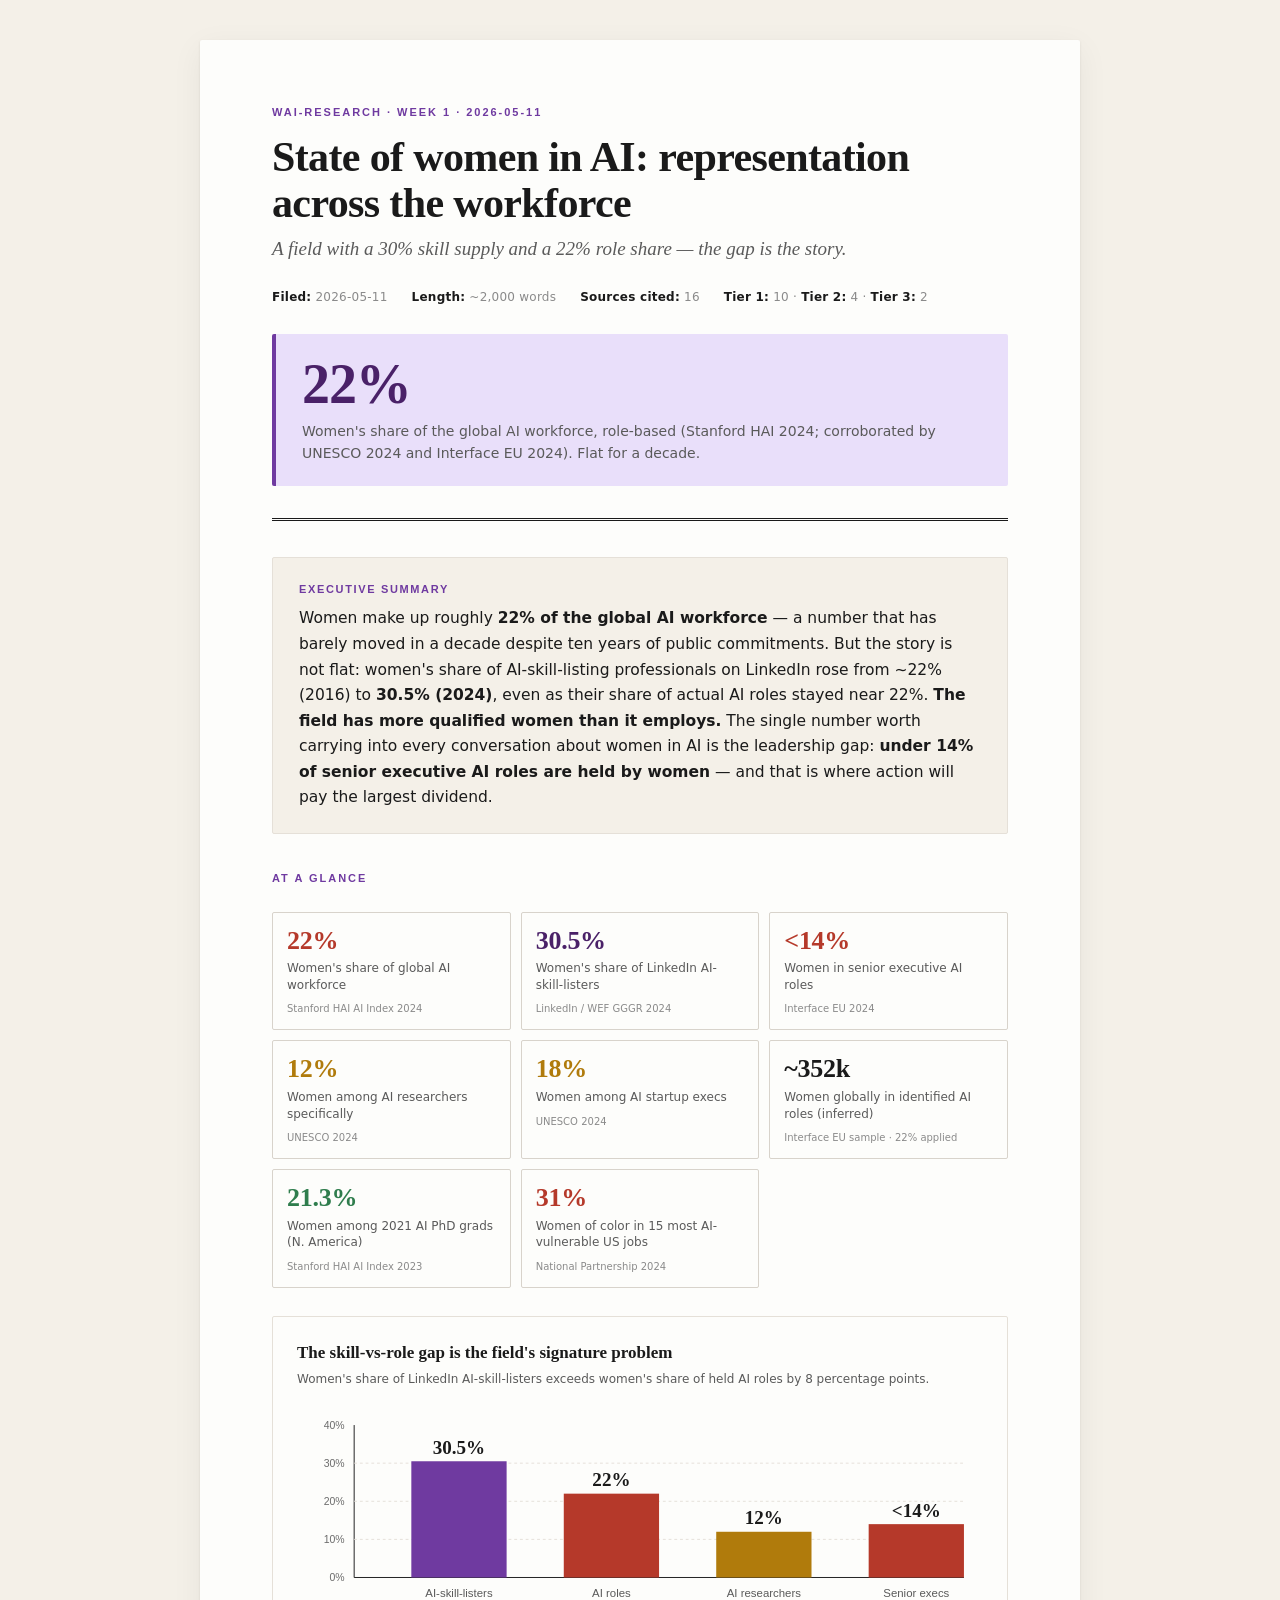
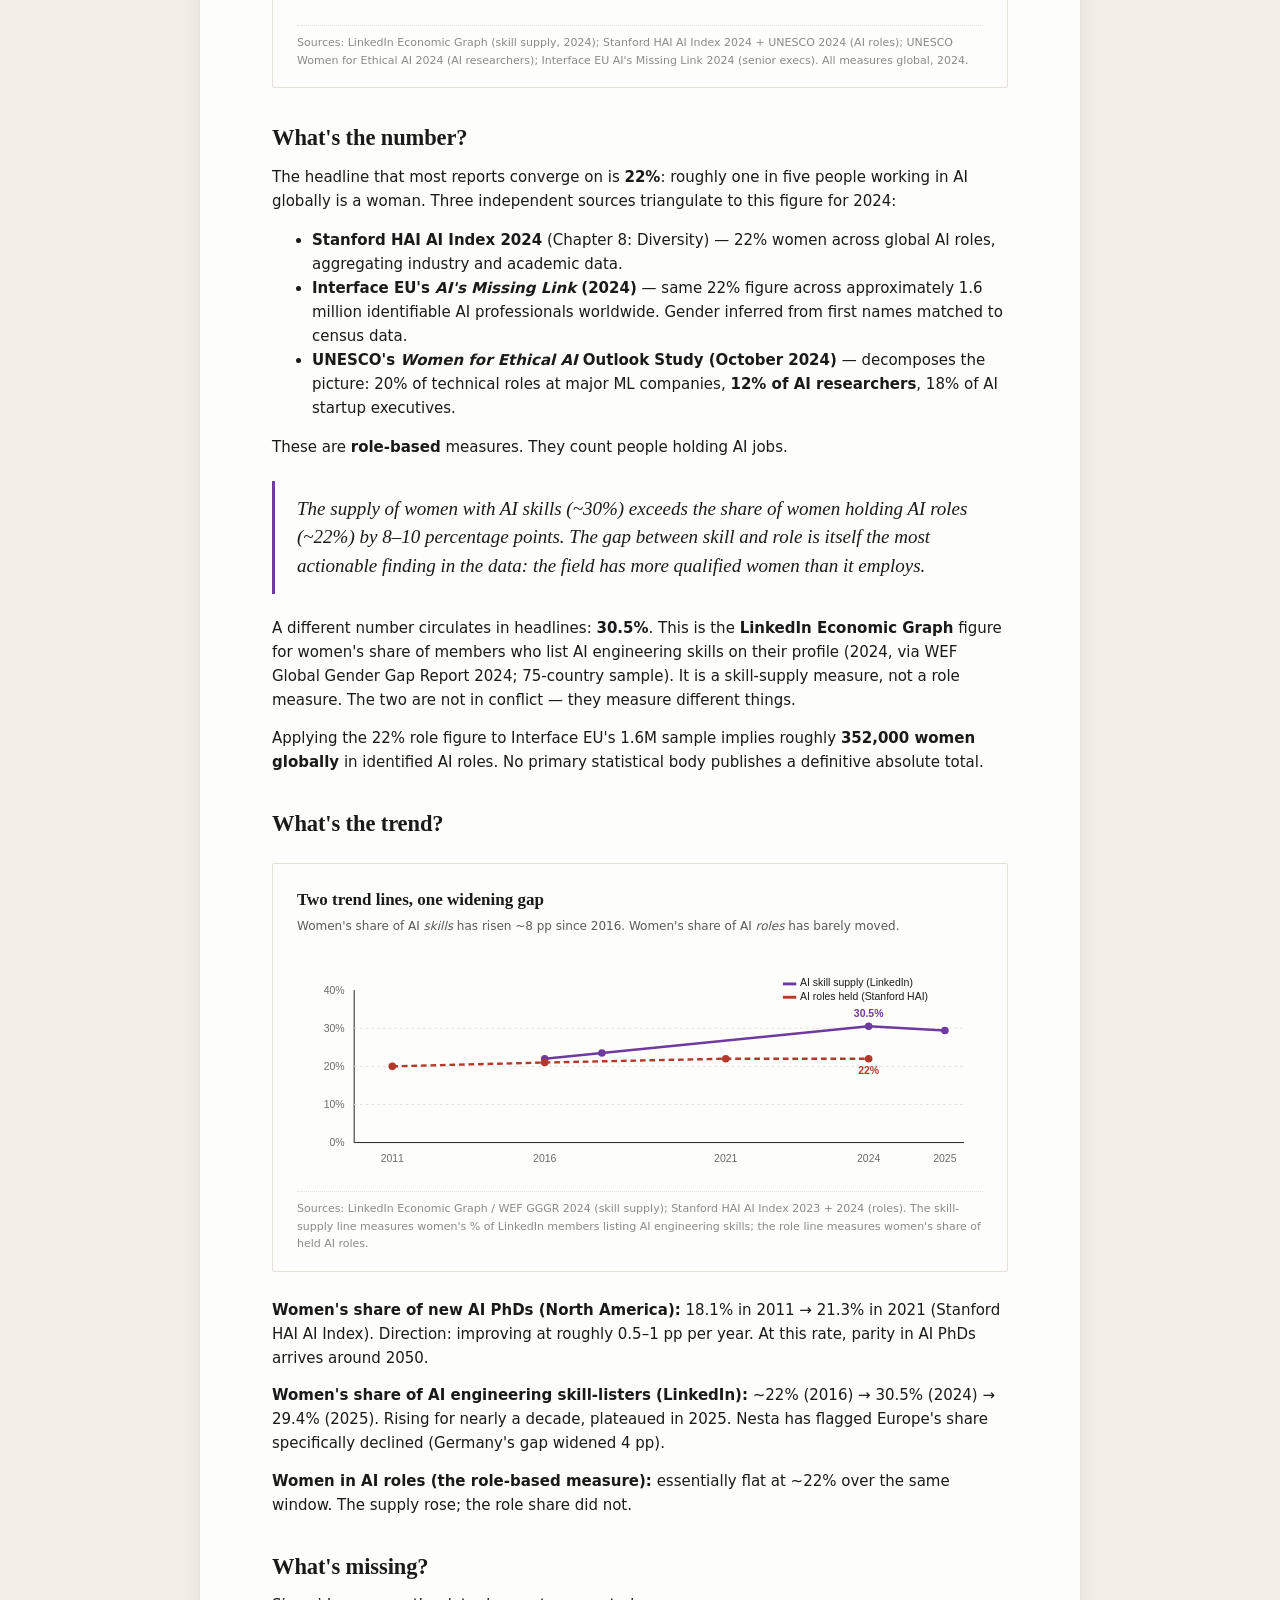
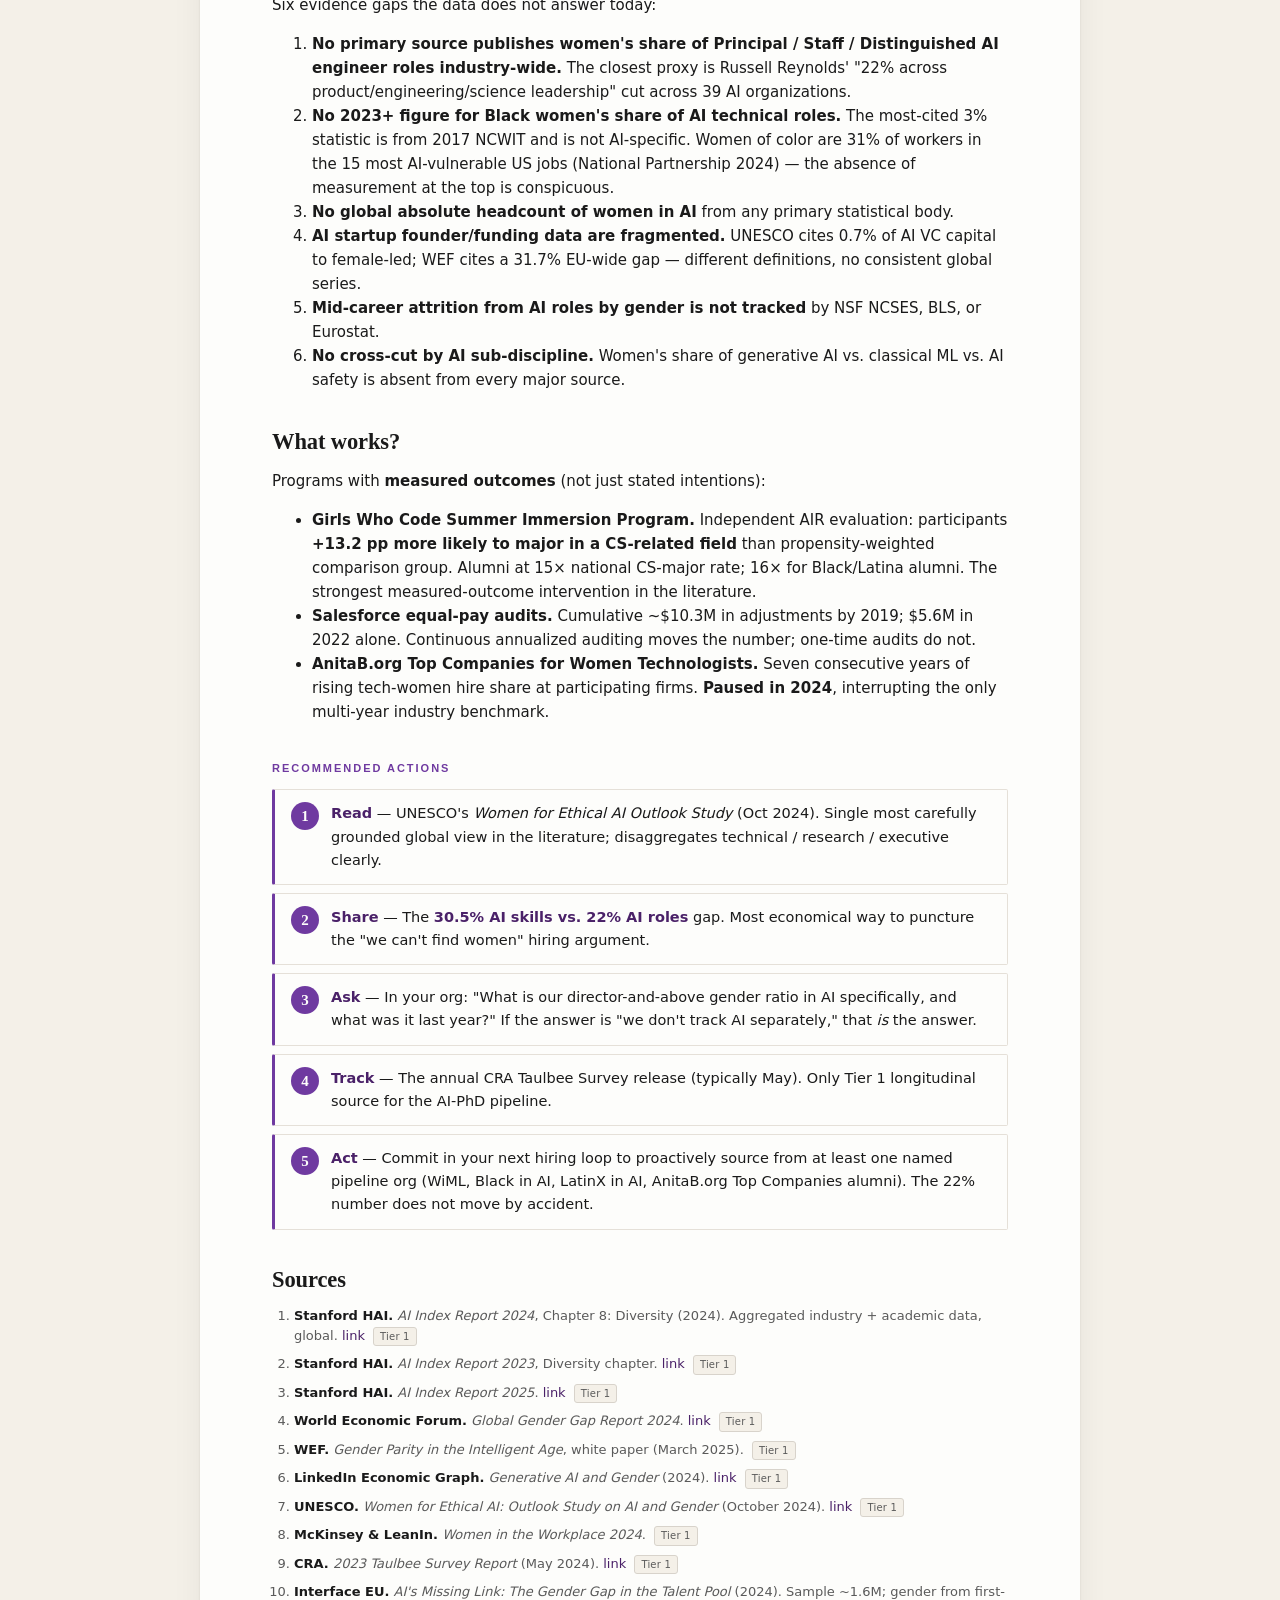
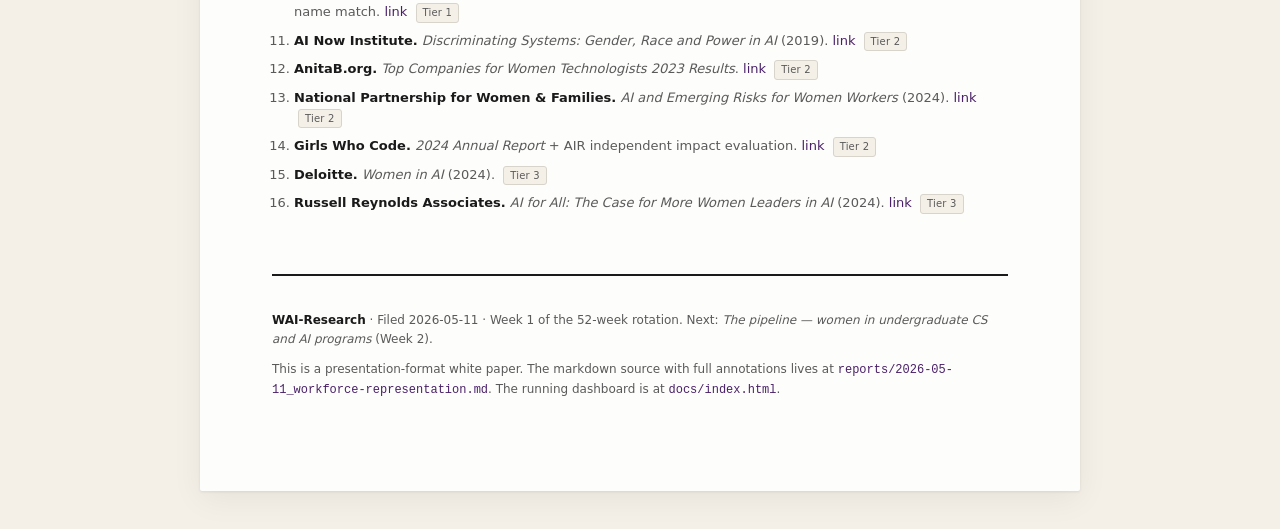
<file: whitepapers/2026-05-11_workforce-representation.html>
<!doctype html>
<html lang="en">
<head>
<meta charset="utf-8">
<meta name="viewport" content="width=device-width, initial-scale=1">
<title>State of women in AI: representation across the workforce — WAI-Research Week 1</title>
<link rel="stylesheet" href="_assets/style.css">
</head>
<body>
<article class="paper">

<header class="cover">
  <div class="series">WAI-Research · Week 1 · 2026-05-11</div>
  <h1 class="title">State of women in AI: representation across the workforce</h1>
  <p class="subtitle">A field with a 30% skill supply and a 22% role share — the gap is the story.</p>
  <div class="meta">
    <span><b>Filed:</b> 2026-05-11</span>
    <span><b>Length:</b> ~2,000 words</span>
    <span><b>Sources cited:</b> 16</span>
    <span><b>Tier 1:</b> 10 · <b>Tier 2:</b> 4 · <b>Tier 3:</b> 2</span>
  </div>
  <div class="hero">
    <div class="stat">22%</div>
    <div class="stat-caption">Women's share of the global AI workforce, role-based (Stanford HAI 2024; corroborated by UNESCO 2024 and Interface EU 2024). Flat for a decade.</div>
  </div>
</header>

<div class="exec">
  <div class="label">Executive summary</div>
  Women make up roughly <b>22% of the global AI workforce</b> — a number that has barely moved in a decade despite ten years of public commitments. But the story is not flat: women's share of AI-skill-listing professionals on LinkedIn rose from ~22% (2016) to <b>30.5% (2024)</b>, even as their share of actual AI roles stayed near 22%. <b>The field has more qualified women than it employs.</b> The single number worth carrying into every conversation about women in AI is the leadership gap: <b>under 14% of senior executive AI roles are held by women</b> — and that is where action will pay the largest dividend.
</div>

<div class="section-label">At a glance</div>
<div class="glance">
  <div class="cell bad"><div class="v">22%</div><div class="l">Women's share of global AI workforce</div><div class="s">Stanford HAI AI Index 2024</div></div>
  <div class="cell accent"><div class="v">30.5%</div><div class="l">Women's share of LinkedIn AI-skill-listers</div><div class="s">LinkedIn / WEF GGGR 2024</div></div>
  <div class="cell bad"><div class="v">&lt;14%</div><div class="l">Women in senior executive AI roles</div><div class="s">Interface EU 2024</div></div>
  <div class="cell warn"><div class="v">12%</div><div class="l">Women among AI researchers specifically</div><div class="s">UNESCO 2024</div></div>
  <div class="cell warn"><div class="v">18%</div><div class="l">Women among AI startup execs</div><div class="s">UNESCO 2024</div></div>
  <div class="cell"><div class="v">~352k</div><div class="l">Women globally in identified AI roles (inferred)</div><div class="s">Interface EU sample · 22% applied</div></div>
  <div class="cell good"><div class="v">21.3%</div><div class="l">Women among 2021 AI PhD grads (N. America)</div><div class="s">Stanford HAI AI Index 2023</div></div>
  <div class="cell bad"><div class="v">31%</div><div class="l">Women of color in 15 most AI-vulnerable US jobs</div><div class="s">National Partnership 2024</div></div>
</div>

<div class="chart">
  <div class="title">The skill-vs-role gap is the field's signature problem</div>
  <div class="sub">Women's share of LinkedIn AI-skill-listers exceeds women's share of held AI roles by 8 percentage points.</div>
  <svg viewBox="0 0 720 220" xmlns="http://www.w3.org/2000/svg" role="img" aria-label="Bar chart comparing women's share of AI skill supply and AI roles">
    <!-- axes -->
    <line x1="60" y1="180" x2="700" y2="180" stroke="#1a1a1a" stroke-width="1"/>
    <line x1="60" y1="20" x2="60" y2="180" stroke="#1a1a1a" stroke-width="1"/>
    <!-- gridlines -->
    <line x1="60" y1="140" x2="700" y2="140" stroke="#e5e0d8" stroke-width="1" stroke-dasharray="3 3"/>
    <line x1="60" y1="100" x2="700" y2="100" stroke="#e5e0d8" stroke-width="1" stroke-dasharray="3 3"/>
    <line x1="60" y1="60" x2="700" y2="60" stroke="#e5e0d8" stroke-width="1" stroke-dasharray="3 3"/>
    <!-- y labels (0, 10, 20, 30, 40) -->
    <text x="50" y="184" text-anchor="end" font-size="11" fill="#6b6b6b" font-family="Inter, sans-serif">0%</text>
    <text x="50" y="144" text-anchor="end" font-size="11" fill="#6b6b6b" font-family="Inter, sans-serif">10%</text>
    <text x="50" y="104" text-anchor="end" font-size="11" fill="#6b6b6b" font-family="Inter, sans-serif">20%</text>
    <text x="50" y="64" text-anchor="end" font-size="11" fill="#6b6b6b" font-family="Inter, sans-serif">30%</text>
    <text x="50" y="24" text-anchor="end" font-size="11" fill="#6b6b6b" font-family="Inter, sans-serif">40%</text>
    <!-- bars: scale 4px per % -->
    <!-- skill 30.5% -->
    <rect x="120" y="58" width="100" height="122" fill="#6f3aa0"/>
    <text x="170" y="50" text-anchor="middle" font-size="20" font-weight="700" font-family="Charter,Georgia,serif" fill="#1a1a1a">30.5%</text>
    <text x="170" y="200" text-anchor="middle" font-size="12" fill="#5a5a5a" font-family="Inter, sans-serif">AI-skill-listers</text>
    <!-- role 22% -->
    <rect x="280" y="92" width="100" height="88" fill="#b5392a"/>
    <text x="330" y="84" text-anchor="middle" font-size="20" font-weight="700" font-family="Charter,Georgia,serif" fill="#1a1a1a">22%</text>
    <text x="330" y="200" text-anchor="middle" font-size="12" fill="#5a5a5a" font-family="Inter, sans-serif">AI roles</text>
    <!-- researchers 12% -->
    <rect x="440" y="132" width="100" height="48" fill="#b07b0c"/>
    <text x="490" y="124" text-anchor="middle" font-size="20" font-weight="700" font-family="Charter,Georgia,serif" fill="#1a1a1a">12%</text>
    <text x="490" y="200" text-anchor="middle" font-size="12" fill="#5a5a5a" font-family="Inter, sans-serif">AI researchers</text>
    <!-- executives <14% -->
    <rect x="600" y="124" width="100" height="56" fill="#b5392a"/>
    <text x="650" y="116" text-anchor="middle" font-size="20" font-weight="700" font-family="Charter,Georgia,serif" fill="#1a1a1a">&lt;14%</text>
    <text x="650" y="200" text-anchor="middle" font-size="12" fill="#5a5a5a" font-family="Inter, sans-serif">Senior execs</text>
  </svg>
  <div class="footer">Sources: LinkedIn Economic Graph (skill supply, 2024); Stanford HAI AI Index 2024 + UNESCO 2024 (AI roles); UNESCO Women for Ethical AI 2024 (AI researchers); Interface EU AI's Missing Link 2024 (senior execs). All measures global, 2024.</div>
</div>

<h2>What's the number?</h2>
<p>The headline that most reports converge on is <b>22%</b>: roughly one in five people working in AI globally is a woman. Three independent sources triangulate to this figure for 2024:</p>
<ul>
  <li><b>Stanford HAI AI Index 2024</b> (Chapter 8: Diversity) — 22% women across global AI roles, aggregating industry and academic data.</li>
  <li><b>Interface EU's <i>AI's Missing Link</i> (2024)</b> — same 22% figure across approximately 1.6 million identifiable AI professionals worldwide. Gender inferred from first names matched to census data.</li>
  <li><b>UNESCO's <i>Women for Ethical AI</i> Outlook Study (October 2024)</b> — decomposes the picture: 20% of technical roles at major ML companies, <b>12% of AI researchers</b>, 18% of AI startup executives.</li>
</ul>

<p>These are <b>role-based</b> measures. They count people holding AI jobs.</p>

<div class="pull">The supply of women with AI skills (~30%) exceeds the share of women holding AI roles (~22%) by 8–10 percentage points. The gap between skill and role is itself the most actionable finding in the data: the field has more qualified women than it employs.</div>

<p>A different number circulates in headlines: <b>30.5%</b>. This is the <b>LinkedIn Economic Graph</b> figure for women's share of members who list AI engineering skills on their profile (2024, via WEF Global Gender Gap Report 2024; 75-country sample). It is a skill-supply measure, not a role measure. The two are not in conflict — they measure different things.</p>

<p>Applying the 22% role figure to Interface EU's 1.6M sample implies roughly <b>352,000 women globally</b> in identified AI roles. No primary statistical body publishes a definitive absolute total.</p>

<h2>What's the trend?</h2>

<div class="chart">
  <div class="title">Two trend lines, one widening gap</div>
  <div class="sub">Women's share of AI <i>skills</i> has risen ~8 pp since 2016. Women's share of AI <i>roles</i> has barely moved.</div>
  <svg viewBox="0 0 720 240" xmlns="http://www.w3.org/2000/svg" role="img" aria-label="Line chart of women's share of AI skill supply vs AI roles, 2011 to 2025">
    <!-- background grid -->
    <line x1="60" y1="200" x2="700" y2="200" stroke="#1a1a1a" stroke-width="1"/>
    <line x1="60" y1="40" x2="60" y2="200" stroke="#1a1a1a" stroke-width="1"/>
    <line x1="60" y1="160" x2="700" y2="160" stroke="#e5e0d8" stroke-width="1" stroke-dasharray="3 3"/>
    <line x1="60" y1="120" x2="700" y2="120" stroke="#e5e0d8" stroke-width="1" stroke-dasharray="3 3"/>
    <line x1="60" y1="80" x2="700" y2="80" stroke="#e5e0d8" stroke-width="1" stroke-dasharray="3 3"/>
    <text x="50" y="204" text-anchor="end" font-size="11" fill="#6b6b6b" font-family="Inter, sans-serif">0%</text>
    <text x="50" y="164" text-anchor="end" font-size="11" fill="#6b6b6b" font-family="Inter, sans-serif">10%</text>
    <text x="50" y="124" text-anchor="end" font-size="11" fill="#6b6b6b" font-family="Inter, sans-serif">20%</text>
    <text x="50" y="84" text-anchor="end" font-size="11" fill="#6b6b6b" font-family="Inter, sans-serif">30%</text>
    <text x="50" y="44" text-anchor="end" font-size="11" fill="#6b6b6b" font-family="Inter, sans-serif">40%</text>

    <!-- x labels (2011, 2016, 2021, 2024, 2025) -->
    <text x="100" y="220" text-anchor="middle" font-size="11" fill="#6b6b6b" font-family="Inter, sans-serif">2011</text>
    <text x="260" y="220" text-anchor="middle" font-size="11" fill="#6b6b6b" font-family="Inter, sans-serif">2016</text>
    <text x="450" y="220" text-anchor="middle" font-size="11" fill="#6b6b6b" font-family="Inter, sans-serif">2021</text>
    <text x="600" y="220" text-anchor="middle" font-size="11" fill="#6b6b6b" font-family="Inter, sans-serif">2024</text>
    <text x="680" y="220" text-anchor="middle" font-size="11" fill="#6b6b6b" font-family="Inter, sans-serif">2025</text>

    <!-- skill line: 22% (2016) -> 23.5% (2018) -> 30.5% (2024) -> 29.4% (2025). Y = 200 - val*4 -->
    <polyline points="260,112 320,106 600,78 680,82.4" fill="none" stroke="#6f3aa0" stroke-width="2.5"/>
    <circle cx="260" cy="112" r="4" fill="#6f3aa0"/>
    <circle cx="320" cy="106" r="4" fill="#6f3aa0"/>
    <circle cx="600" cy="78" r="4" fill="#6f3aa0"/>
    <circle cx="680" cy="82.4" r="4" fill="#6f3aa0"/>
    <text x="600" y="68" text-anchor="middle" font-size="11" font-weight="700" fill="#6f3aa0" font-family="Inter, sans-serif">30.5%</text>

    <!-- role line: ~20% (2011 inferred) ~21% (2016) ~22% (2021) ~22% (2024). Y = 200 - val*4 -->
    <polyline points="100,120 260,116 450,112 600,112" fill="none" stroke="#b5392a" stroke-width="2.5" stroke-dasharray="6 4"/>
    <circle cx="100" cy="120" r="4" fill="#b5392a"/>
    <circle cx="260" cy="116" r="4" fill="#b5392a"/>
    <circle cx="450" cy="112" r="4" fill="#b5392a"/>
    <circle cx="600" cy="112" r="4" fill="#b5392a"/>
    <text x="600" y="128" text-anchor="middle" font-size="11" font-weight="700" fill="#b5392a" font-family="Inter, sans-serif">22%</text>

    <!-- legend -->
    <rect x="510" y="32" width="14" height="3" fill="#6f3aa0"/>
    <text x="528" y="36" font-size="11" fill="#1a1a1a" font-family="Inter, sans-serif">AI skill supply (LinkedIn)</text>
    <rect x="510" y="46" width="14" height="3" fill="#b5392a"/>
    <text x="528" y="50" font-size="11" fill="#1a1a1a" font-family="Inter, sans-serif">AI roles held (Stanford HAI)</text>
  </svg>
  <div class="footer">Sources: LinkedIn Economic Graph / WEF GGGR 2024 (skill supply); Stanford HAI AI Index 2023 + 2024 (roles). The skill-supply line measures women's % of LinkedIn members listing AI engineering skills; the role line measures women's share of held AI roles.</div>
</div>

<p><b>Women's share of new AI PhDs (North America):</b> 18.1% in 2011 → 21.3% in 2021 (Stanford HAI AI Index). Direction: improving at roughly 0.5–1 pp per year. At this rate, parity in AI PhDs arrives around 2050.</p>

<p><b>Women's share of AI engineering skill-listers (LinkedIn):</b> ~22% (2016) → 30.5% (2024) → 29.4% (2025). Rising for nearly a decade, plateaued in 2025. Nesta has flagged Europe's share specifically declined (Germany's gap widened 4 pp).</p>

<p><b>Women in AI roles (the role-based measure):</b> essentially flat at ~22% over the same window. The supply rose; the role share did not.</p>

<h2>What's missing?</h2>
<p>Six evidence gaps the data does not answer today:</p>
<ol>
<li><b>No primary source publishes women's share of Principal / Staff / Distinguished AI engineer roles industry-wide.</b> The closest proxy is Russell Reynolds' "22% across product/engineering/science leadership" cut across 39 AI organizations.</li>
<li><b>No 2023+ figure for Black women's share of AI technical roles.</b> The most-cited 3% statistic is from 2017 NCWIT and is not AI-specific. Women of color are 31% of workers in the 15 most AI-vulnerable US jobs (National Partnership 2024) — the absence of measurement at the top is conspicuous.</li>
<li><b>No global absolute headcount of women in AI</b> from any primary statistical body.</li>
<li><b>AI startup founder/funding data are fragmented.</b> UNESCO cites 0.7% of AI VC capital to female-led; WEF cites a 31.7% EU-wide gap — different definitions, no consistent global series.</li>
<li><b>Mid-career attrition from AI roles by gender is not tracked</b> by NSF NCSES, BLS, or Eurostat.</li>
<li><b>No cross-cut by AI sub-discipline.</b> Women's share of generative AI vs. classical ML vs. AI safety is absent from every major source.</li>
</ol>

<h2>What works?</h2>
<p>Programs with <b>measured outcomes</b> (not just stated intentions):</p>
<ul>
<li><b>Girls Who Code Summer Immersion Program.</b> Independent AIR evaluation: participants <b>+13.2 pp more likely to major in a CS-related field</b> than propensity-weighted comparison group. Alumni at 15× national CS-major rate; 16× for Black/Latina alumni. The strongest measured-outcome intervention in the literature.</li>
<li><b>Salesforce equal-pay audits.</b> Cumulative ~$10.3M in adjustments by 2019; $5.6M in 2022 alone. Continuous annualized auditing moves the number; one-time audits do not.</li>
<li><b>AnitaB.org Top Companies for Women Technologists.</b> Seven consecutive years of rising tech-women hire share at participating firms. <b>Paused in 2024</b>, interrupting the only multi-year industry benchmark.</li>
</ul>

<div class="section-label">Recommended actions</div>
<ol class="actions">
<li><b>Read</b> — UNESCO's <i>Women for Ethical AI Outlook Study</i> (Oct 2024). Single most carefully grounded global view in the literature; disaggregates technical / research / executive clearly.</li>
<li><b>Share</b> — The <b>30.5% AI skills vs. 22% AI roles</b> gap. Most economical way to puncture the "we can't find women" hiring argument.</li>
<li><b>Ask</b> — In your org: "What is our director-and-above gender ratio in AI specifically, and what was it last year?" If the answer is "we don't track AI separately," that <i>is</i> the answer.</li>
<li><b>Track</b> — The annual CRA Taulbee Survey release (typically May). Only Tier 1 longitudinal source for the AI-PhD pipeline.</li>
<li><b>Act</b> — Commit in your next hiring loop to proactively source from at least one named pipeline org (WiML, Black in AI, LatinX in AI, AnitaB.org Top Companies alumni). The 22% number does not move by accident.</li>
</ol>

<h2>Sources</h2>
<ol class="sources">
<li><b>Stanford HAI.</b> <i>AI Index Report 2024</i>, Chapter 8: Diversity (2024). Aggregated industry + academic data, global. <a href="https://hai.stanford.edu/assets/files/hai_ai-index-report-2024_chapter8.pdf">link</a> <span class="tag">Tier 1</span></li>
<li><b>Stanford HAI.</b> <i>AI Index Report 2023</i>, Diversity chapter. <a href="https://hai.stanford.edu/ai-index/2023-ai-index-report/diversity">link</a> <span class="tag">Tier 1</span></li>
<li><b>Stanford HAI.</b> <i>AI Index Report 2025</i>. <a href="https://hai.stanford.edu/ai-index/2025-ai-index-report">link</a> <span class="tag">Tier 1</span></li>
<li><b>World Economic Forum.</b> <i>Global Gender Gap Report 2024</i>. <a href="https://www3.weforum.org/docs/WEF_GGGR_2024.pdf">link</a> <span class="tag">Tier 1</span></li>
<li><b>WEF.</b> <i>Gender Parity in the Intelligent Age</i>, white paper (March 2025). <span class="tag">Tier 1</span></li>
<li><b>LinkedIn Economic Graph.</b> <i>Generative AI and Gender</i> (2024). <a href="https://economicgraph.linkedin.com/content/dam/me/economicgraph/en-us/PDF/generative-ai-and-gender.pdf">link</a> <span class="tag">Tier 1</span></li>
<li><b>UNESCO.</b> <i>Women for Ethical AI: Outlook Study on AI and Gender</i> (October 2024). <a href="https://unesdoc.unesco.org/ark:/48223/pf0000391719">link</a> <span class="tag">Tier 1</span></li>
<li><b>McKinsey &amp; LeanIn.</b> <i>Women in the Workplace 2024</i>. <span class="tag">Tier 1</span></li>
<li><b>CRA.</b> <i>2023 Taulbee Survey Report</i> (May 2024). <a href="https://cra.org/wp-content/uploads/2024/05/2023-CRA-Taulbee-Survey-Report.pdf">link</a> <span class="tag">Tier 1</span></li>
<li><b>Interface EU.</b> <i>AI's Missing Link: The Gender Gap in the Talent Pool</i> (2024). Sample ~1.6M; gender from first-name match. <a href="https://www.interface-eu.org/publications/ai-gender-gap">link</a> <span class="tag">Tier 1</span></li>
<li><b>AI Now Institute.</b> <i>Discriminating Systems: Gender, Race and Power in AI</i> (2019). <a href="https://ainowinstitute.org/wp-content/uploads/2023/04/discriminatingsystems.pdf">link</a> <span class="tag">Tier 2</span></li>
<li><b>AnitaB.org.</b> <i>Top Companies for Women Technologists 2023 Results</i>. <a href="https://legacy.anitab.org/research-and-impact/top-companies/2023-results/">link</a> <span class="tag">Tier 2</span></li>
<li><b>National Partnership for Women &amp; Families.</b> <i>AI and Emerging Risks for Women Workers</i> (2024). <a href="https://nationalpartnership.org/report/ai-emerging-risks-for-women-workers/">link</a> <span class="tag">Tier 2</span></li>
<li><b>Girls Who Code.</b> <i>2024 Annual Report</i> + AIR independent impact evaluation. <a href="https://girlswhocode.com/2024report/">link</a> <span class="tag">Tier 2</span></li>
<li><b>Deloitte.</b> <i>Women in AI</i> (2024). <span class="tag">Tier 3</span></li>
<li><b>Russell Reynolds Associates.</b> <i>AI for All: The Case for More Women Leaders in AI</i> (2024). <a href="https://www.russellreynolds.com/en/insights/articles/the-case-for-more-women-leaders-in-ai">link</a> <span class="tag">Tier 3</span></li>
</ol>

<footer class="colophon">
  <p><b>WAI-Research</b> · Filed 2026-05-11 · Week 1 of the 52-week rotation. Next: <i>The pipeline — women in undergraduate CS and AI programs</i> (Week 2).</p>
  <p>This is a presentation-format white paper. The markdown source with full annotations lives at <a href="../reports/2026-05-11_workforce-representation.md"><code>reports/2026-05-11_workforce-representation.md</code></a>. The running dashboard is at <a href="../docs/index.html"><code>docs/index.html</code></a>.</p>
</footer>

</article>
</body>
</html>
</file>
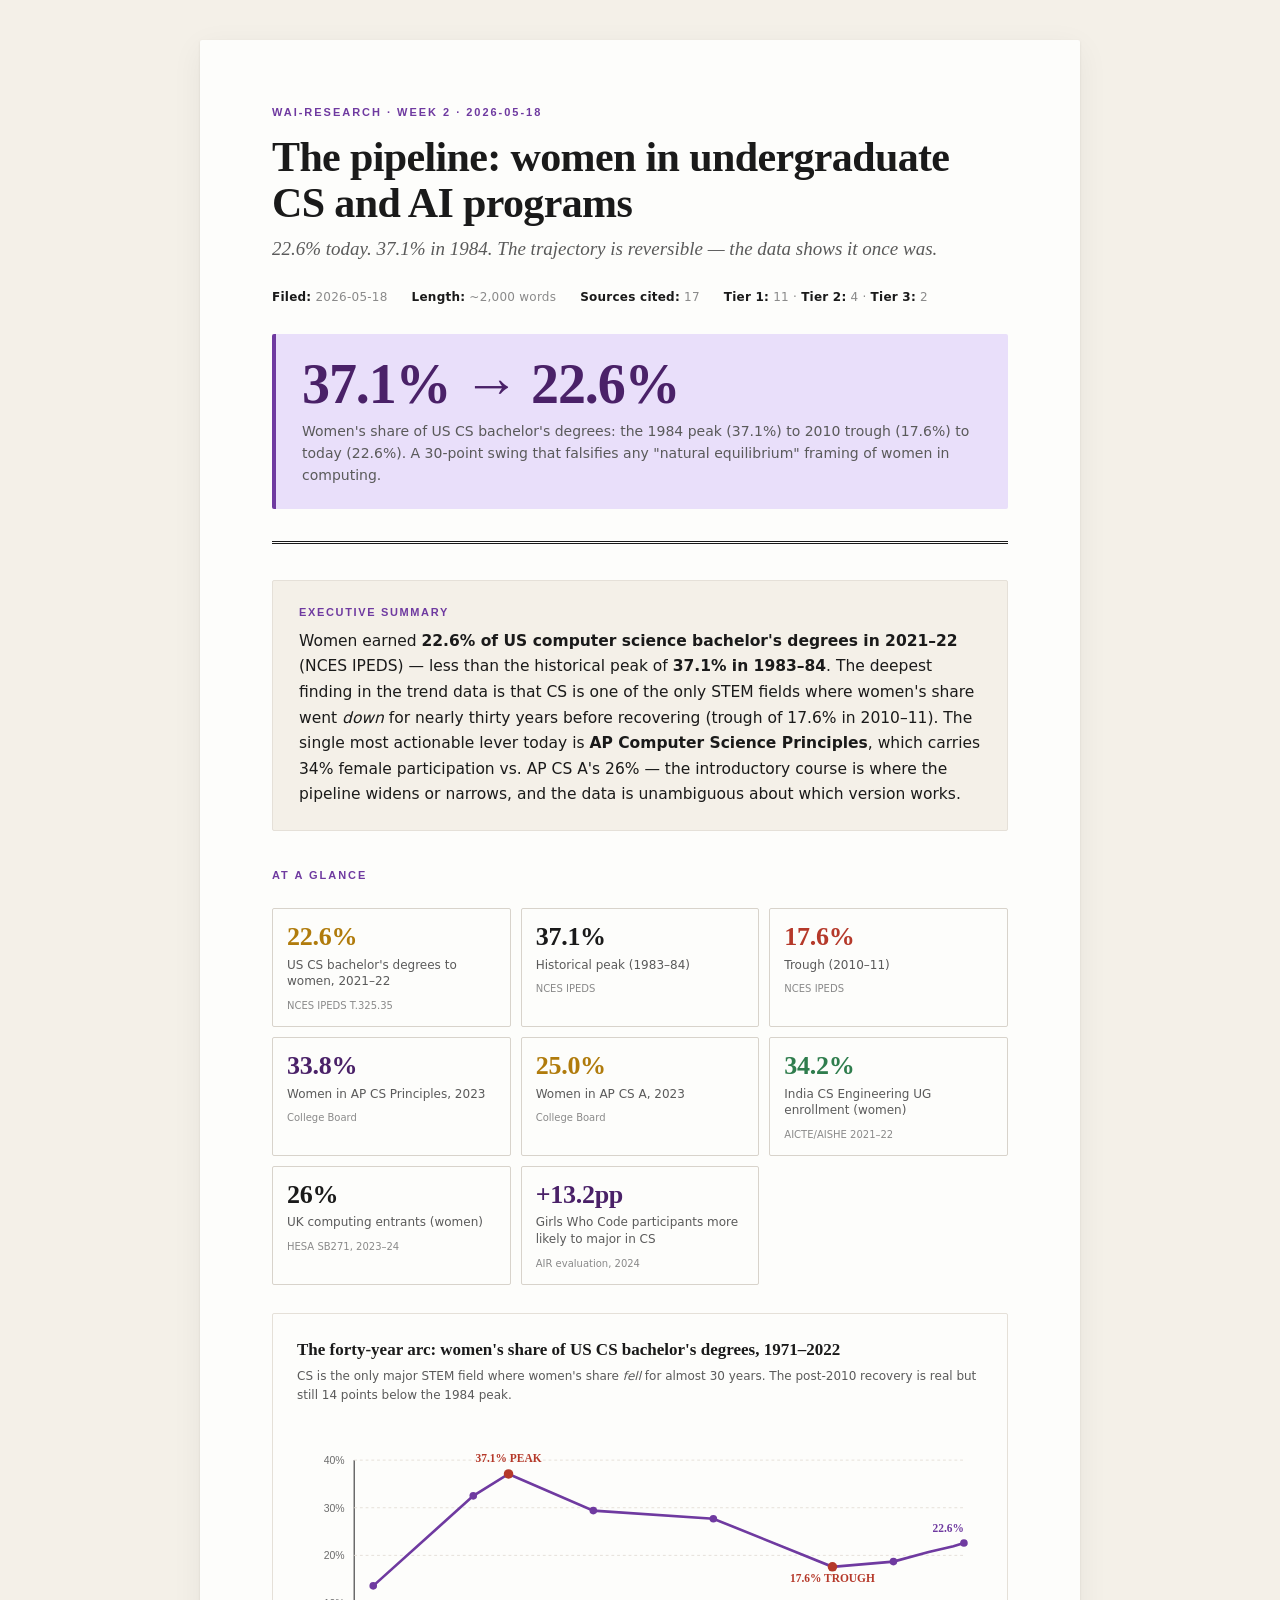
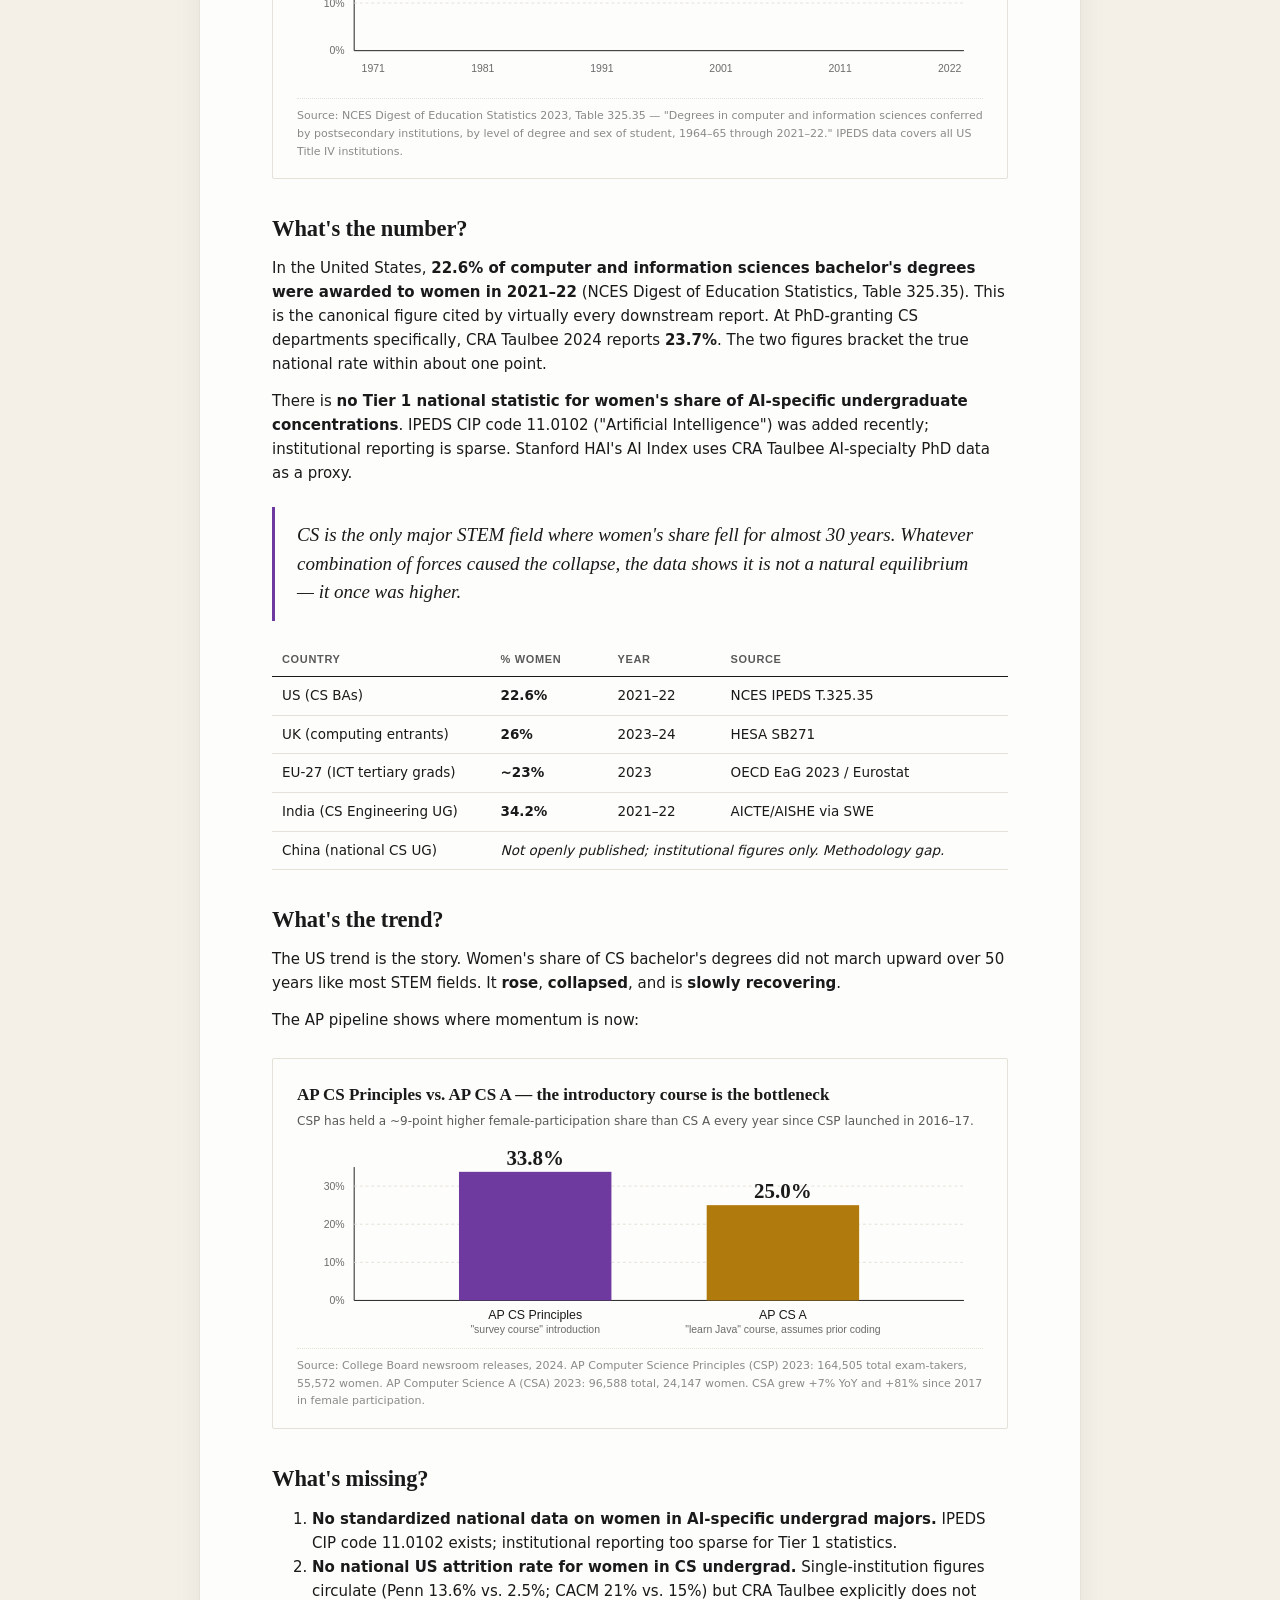
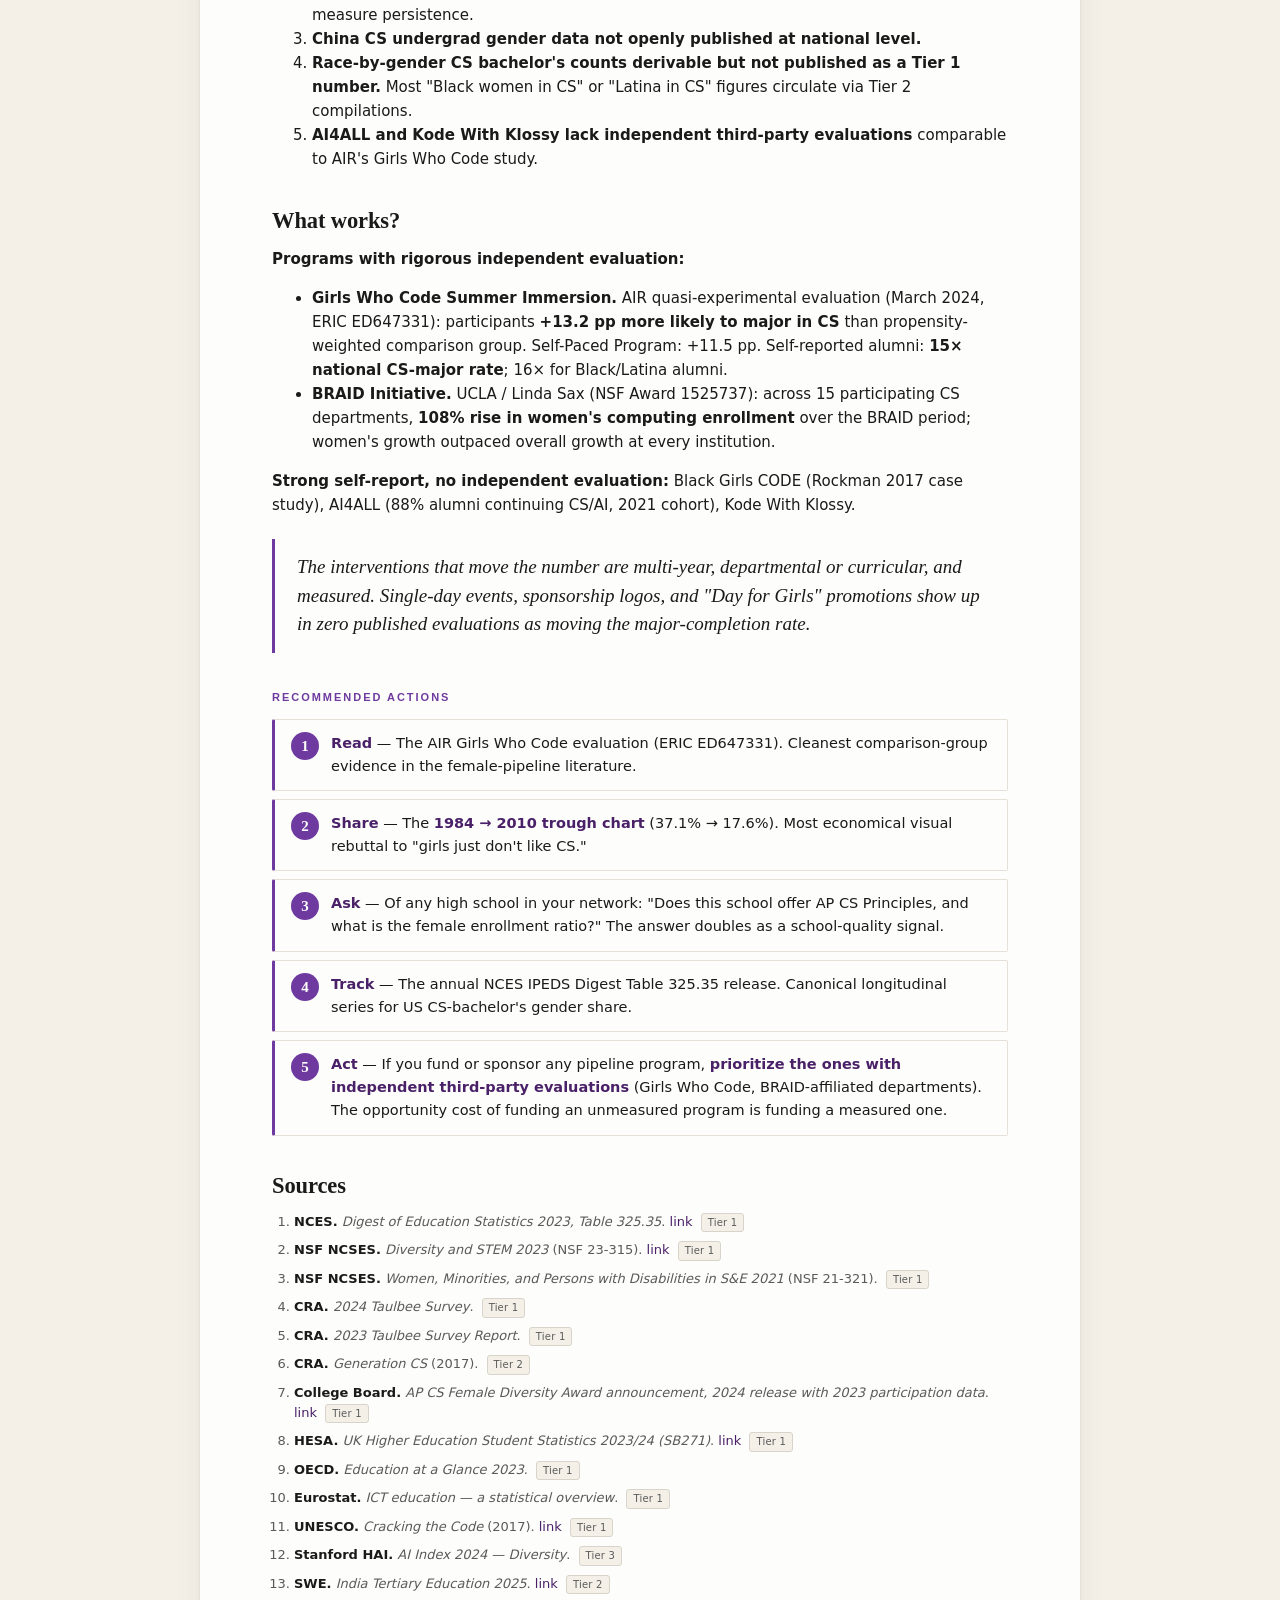
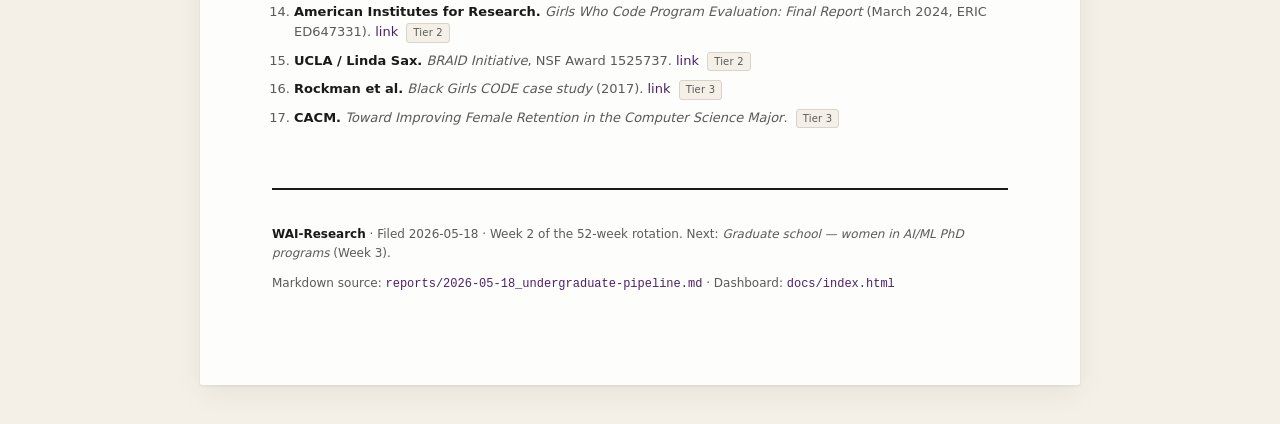
<file: whitepapers/2026-05-18_undergraduate-pipeline.html>
<!doctype html>
<html lang="en">
<head>
<meta charset="utf-8">
<meta name="viewport" content="width=device-width, initial-scale=1">
<title>The pipeline: women in undergraduate CS and AI programs — WAI-Research Week 2</title>
<link rel="stylesheet" href="_assets/style.css">
</head>
<body>
<article class="paper">

<header class="cover">
  <div class="series">WAI-Research · Week 2 · 2026-05-18</div>
  <h1 class="title">The pipeline: women in undergraduate CS and AI programs</h1>
  <p class="subtitle">22.6% today. 37.1% in 1984. The trajectory is reversible — the data shows it once was.</p>
  <div class="meta">
    <span><b>Filed:</b> 2026-05-18</span>
    <span><b>Length:</b> ~2,000 words</span>
    <span><b>Sources cited:</b> 17</span>
    <span><b>Tier 1:</b> 11 · <b>Tier 2:</b> 4 · <b>Tier 3:</b> 2</span>
  </div>
  <div class="hero">
    <div class="stat">37.1% → 22.6%</div>
    <div class="stat-caption">Women's share of US CS bachelor's degrees: the 1984 peak (37.1%) to 2010 trough (17.6%) to today (22.6%). A 30-point swing that falsifies any "natural equilibrium" framing of women in computing.</div>
  </div>
</header>

<div class="exec">
  <div class="label">Executive summary</div>
  Women earned <b>22.6% of US computer science bachelor's degrees in 2021–22</b> (NCES IPEDS) — less than the historical peak of <b>37.1% in 1983–84</b>. The deepest finding in the trend data is that CS is one of the only STEM fields where women's share went <i>down</i> for nearly thirty years before recovering (trough of 17.6% in 2010–11). The single most actionable lever today is <b>AP Computer Science Principles</b>, which carries 34% female participation vs. AP CS A's 26% — the introductory course is where the pipeline widens or narrows, and the data is unambiguous about which version works.
</div>

<div class="section-label">At a glance</div>
<div class="glance">
  <div class="cell warn"><div class="v">22.6%</div><div class="l">US CS bachelor's degrees to women, 2021–22</div><div class="s">NCES IPEDS T.325.35</div></div>
  <div class="cell"><div class="v">37.1%</div><div class="l">Historical peak (1983–84)</div><div class="s">NCES IPEDS</div></div>
  <div class="cell bad"><div class="v">17.6%</div><div class="l">Trough (2010–11)</div><div class="s">NCES IPEDS</div></div>
  <div class="cell accent"><div class="v">33.8%</div><div class="l">Women in AP CS Principles, 2023</div><div class="s">College Board</div></div>
  <div class="cell warn"><div class="v">25.0%</div><div class="l">Women in AP CS A, 2023</div><div class="s">College Board</div></div>
  <div class="cell good"><div class="v">34.2%</div><div class="l">India CS Engineering UG enrollment (women)</div><div class="s">AICTE/AISHE 2021–22</div></div>
  <div class="cell"><div class="v">26%</div><div class="l">UK computing entrants (women)</div><div class="s">HESA SB271, 2023–24</div></div>
  <div class="cell accent"><div class="v">+13.2pp</div><div class="l">Girls Who Code participants more likely to major in CS</div><div class="s">AIR evaluation, 2024</div></div>
</div>

<div class="chart">
  <div class="title">The forty-year arc: women's share of US CS bachelor's degrees, 1971–2022</div>
  <div class="sub">CS is the only major STEM field where women's share <i>fell</i> for almost 30 years. The post-2010 recovery is real but still 14 points below the 1984 peak.</div>
  <svg viewBox="0 0 720 280" xmlns="http://www.w3.org/2000/svg" role="img" aria-label="Line chart of women's share of US CS bachelor's degrees from 1971 to 2022">
    <line x1="60" y1="240" x2="700" y2="240" stroke="#1a1a1a" stroke-width="1"/>
    <line x1="60" y1="40" x2="60" y2="240" stroke="#1a1a1a" stroke-width="1"/>
    <!-- gridlines for 10%, 20%, 30%, 40% (scale: 5px per 1%) -->
    <line x1="60" y1="190" x2="700" y2="190" stroke="#e5e0d8" stroke-width="1" stroke-dasharray="3 3"/>
    <line x1="60" y1="140" x2="700" y2="140" stroke="#e5e0d8" stroke-width="1" stroke-dasharray="3 3"/>
    <line x1="60" y1="90" x2="700" y2="90" stroke="#e5e0d8" stroke-width="1" stroke-dasharray="3 3"/>
    <line x1="60" y1="40" x2="700" y2="40" stroke="#e5e0d8" stroke-width="1" stroke-dasharray="3 3"/>
    <text x="50" y="244" text-anchor="end" font-size="11" fill="#6b6b6b" font-family="Inter, sans-serif">0%</text>
    <text x="50" y="194" text-anchor="end" font-size="11" fill="#6b6b6b" font-family="Inter, sans-serif">10%</text>
    <text x="50" y="144" text-anchor="end" font-size="11" fill="#6b6b6b" font-family="Inter, sans-serif">20%</text>
    <text x="50" y="94" text-anchor="end" font-size="11" fill="#6b6b6b" font-family="Inter, sans-serif">30%</text>
    <text x="50" y="44" text-anchor="end" font-size="11" fill="#6b6b6b" font-family="Inter, sans-serif">40%</text>
    <!-- x axis labels: 1971, 1981, 1984 peak, 1991, 2001, 2011 trough, 2022 -->
    <text x="80" y="262" text-anchor="middle" font-size="11" fill="#6b6b6b" font-family="Inter, sans-serif">1971</text>
    <text x="195" y="262" text-anchor="middle" font-size="11" fill="#6b6b6b" font-family="Inter, sans-serif">1981</text>
    <text x="320" y="262" text-anchor="middle" font-size="11" fill="#6b6b6b" font-family="Inter, sans-serif">1991</text>
    <text x="445" y="262" text-anchor="middle" font-size="11" fill="#6b6b6b" font-family="Inter, sans-serif">2001</text>
    <text x="570" y="262" text-anchor="middle" font-size="11" fill="#6b6b6b" font-family="Inter, sans-serif">2011</text>
    <text x="685" y="262" text-anchor="middle" font-size="11" fill="#6b6b6b" font-family="Inter, sans-serif">2022</text>
    <!-- data: x = 60 + (year-1971)*12.55, y = 240 - val*5 -->
    <!-- 1971: 13.6%; 1981: 32.5%; 1984: 37.1% (peak); 1991: 29.4%; 2001: 27.7%; 2011: 17.6% (trough); 2016: 18.7%; 2019: 20.7%; 2021: 21.9%; 2022: 22.6% -->
    <polyline points="80,172 185,77.5 222,54.5 311,93 437,101.5 562,152 626,146.5 663,136.5 689,130.5 700,127" fill="none" stroke="#6f3aa0" stroke-width="2.8"/>
    <!-- dots -->
    <circle cx="80" cy="172" r="4" fill="#6f3aa0"/>
    <circle cx="185" cy="77.5" r="4" fill="#6f3aa0"/>
    <circle cx="222" cy="54.5" r="5" fill="#b5392a"/>
    <circle cx="311" cy="93" r="4" fill="#6f3aa0"/>
    <circle cx="437" cy="101.5" r="4" fill="#6f3aa0"/>
    <circle cx="562" cy="152" r="5" fill="#b5392a"/>
    <circle cx="626" cy="146.5" r="4" fill="#6f3aa0"/>
    <circle cx="700" cy="127" r="4" fill="#6f3aa0"/>
    <!-- annotations -->
    <text x="222" y="42" text-anchor="middle" font-size="12" font-weight="700" fill="#b5392a" font-family="Charter, Georgia, serif">37.1% PEAK</text>
    <text x="562" y="168" text-anchor="middle" font-size="12" font-weight="700" fill="#b5392a" font-family="Charter, Georgia, serif">17.6% TROUGH</text>
    <text x="700" y="115" text-anchor="end" font-size="12" font-weight="700" fill="#6f3aa0" font-family="Charter, Georgia, serif">22.6%</text>
  </svg>
  <div class="footer">Source: NCES Digest of Education Statistics 2023, Table 325.35 — "Degrees in computer and information sciences conferred by postsecondary institutions, by level of degree and sex of student, 1964–65 through 2021–22." IPEDS data covers all US Title IV institutions.</div>
</div>

<h2>What's the number?</h2>
<p>In the United States, <b>22.6% of computer and information sciences bachelor's degrees were awarded to women in 2021–22</b> (NCES Digest of Education Statistics, Table 325.35). This is the canonical figure cited by virtually every downstream report. At PhD-granting CS departments specifically, CRA Taulbee 2024 reports <b>23.7%</b>. The two figures bracket the true national rate within about one point.</p>

<p>There is <b>no Tier 1 national statistic for women's share of AI-specific undergraduate concentrations</b>. IPEDS CIP code 11.0102 ("Artificial Intelligence") was added recently; institutional reporting is sparse. Stanford HAI's AI Index uses CRA Taulbee AI-specialty PhD data as a proxy.</p>

<div class="pull">CS is the only major STEM field where women's share fell for almost 30 years. Whatever combination of forces caused the collapse, the data shows it is not a natural equilibrium — it once was higher.</div>

<table class="data">
<thead><tr><th>Country</th><th>% women</th><th>Year</th><th>Source</th></tr></thead>
<tbody>
<tr><td>US (CS BAs)</td><td><b>22.6%</b></td><td>2021–22</td><td>NCES IPEDS T.325.35</td></tr>
<tr><td>UK (computing entrants)</td><td><b>26%</b></td><td>2023–24</td><td>HESA SB271</td></tr>
<tr><td>EU-27 (ICT tertiary grads)</td><td><b>~23%</b></td><td>2023</td><td>OECD EaG 2023 / Eurostat</td></tr>
<tr><td>India (CS Engineering UG)</td><td><b>34.2%</b></td><td>2021–22</td><td>AICTE/AISHE via SWE</td></tr>
<tr><td>China (national CS UG)</td><td colspan="3"><i>Not openly published; institutional figures only. Methodology gap.</i></td></tr>
</tbody>
</table>

<h2>What's the trend?</h2>
<p>The US trend is the story. Women's share of CS bachelor's degrees did not march upward over 50 years like most STEM fields. It <b>rose</b>, <b>collapsed</b>, and is <b>slowly recovering</b>.</p>

<p>The AP pipeline shows where momentum is now:</p>

<div class="chart">
  <div class="title">AP CS Principles vs. AP CS A — the introductory course is the bottleneck</div>
  <div class="sub">CSP has held a ~9-point higher female-participation share than CS A every year since CSP launched in 2016–17.</div>
  <svg viewBox="0 0 720 200" xmlns="http://www.w3.org/2000/svg" role="img" aria-label="Bar chart comparing AP CSP and AP CS A female participation rates">
    <line x1="60" y1="160" x2="700" y2="160" stroke="#1a1a1a" stroke-width="1"/>
    <line x1="60" y1="20" x2="60" y2="160" stroke="#1a1a1a" stroke-width="1"/>
    <line x1="60" y1="120" x2="700" y2="120" stroke="#e5e0d8" stroke-width="1" stroke-dasharray="3 3"/>
    <line x1="60" y1="80" x2="700" y2="80" stroke="#e5e0d8" stroke-width="1" stroke-dasharray="3 3"/>
    <line x1="60" y1="40" x2="700" y2="40" stroke="#e5e0d8" stroke-width="1" stroke-dasharray="3 3"/>
    <text x="50" y="164" text-anchor="end" font-size="11" fill="#6b6b6b" font-family="Inter, sans-serif">0%</text>
    <text x="50" y="124" text-anchor="end" font-size="11" fill="#6b6b6b" font-family="Inter, sans-serif">10%</text>
    <text x="50" y="84" text-anchor="end" font-size="11" fill="#6b6b6b" font-family="Inter, sans-serif">20%</text>
    <text x="50" y="44" text-anchor="end" font-size="11" fill="#6b6b6b" font-family="Inter, sans-serif">30%</text>
    <!-- CSP 33.8% -->
    <rect x="170" y="25" width="160" height="135" fill="#6f3aa0"/>
    <text x="250" y="18" text-anchor="middle" font-size="22" font-weight="700" font-family="Charter,Georgia,serif" fill="#1a1a1a">33.8%</text>
    <text x="250" y="180" text-anchor="middle" font-size="13" fill="#1a1a1a" font-family="Inter, sans-serif">AP CS Principles</text>
    <text x="250" y="194" text-anchor="middle" font-size="11" fill="#6b6b6b" font-family="Inter, sans-serif">"survey course" introduction</text>
    <!-- CSA 25.0% -->
    <rect x="430" y="60" width="160" height="100" fill="#b07b0c"/>
    <text x="510" y="53" text-anchor="middle" font-size="22" font-weight="700" font-family="Charter,Georgia,serif" fill="#1a1a1a">25.0%</text>
    <text x="510" y="180" text-anchor="middle" font-size="13" fill="#1a1a1a" font-family="Inter, sans-serif">AP CS A</text>
    <text x="510" y="194" text-anchor="middle" font-size="11" fill="#6b6b6b" font-family="Inter, sans-serif">"learn Java" course, assumes prior coding</text>
  </svg>
  <div class="footer">Source: College Board newsroom releases, 2024. AP Computer Science Principles (CSP) 2023: 164,505 total exam-takers, 55,572 women. AP Computer Science A (CSA) 2023: 96,588 total, 24,147 women. CSA grew +7% YoY and +81% since 2017 in female participation.</div>
</div>

<h2>What's missing?</h2>
<ol>
<li><b>No standardized national data on women in AI-specific undergrad majors.</b> IPEDS CIP code 11.0102 exists; institutional reporting too sparse for Tier 1 statistics.</li>
<li><b>No national US attrition rate for women in CS undergrad.</b> Single-institution figures circulate (Penn 13.6% vs. 2.5%; CACM 21% vs. 15%) but CRA Taulbee explicitly does not measure persistence.</li>
<li><b>China CS undergrad gender data not openly published at national level.</b></li>
<li><b>Race-by-gender CS bachelor's counts derivable but not published as a Tier 1 number.</b> Most "Black women in CS" or "Latina in CS" figures circulate via Tier 2 compilations.</li>
<li><b>AI4ALL and Kode With Klossy lack independent third-party evaluations</b> comparable to AIR's Girls Who Code study.</li>
</ol>

<h2>What works?</h2>
<p><b>Programs with rigorous independent evaluation:</b></p>
<ul>
<li><b>Girls Who Code Summer Immersion.</b> AIR quasi-experimental evaluation (March 2024, ERIC ED647331): participants <b>+13.2 pp more likely to major in CS</b> than propensity-weighted comparison group. Self-Paced Program: +11.5 pp. Self-reported alumni: <b>15× national CS-major rate</b>; 16× for Black/Latina alumni.</li>
<li><b>BRAID Initiative.</b> UCLA / Linda Sax (NSF Award 1525737): across 15 participating CS departments, <b>108% rise in women's computing enrollment</b> over the BRAID period; women's growth outpaced overall growth at every institution.</li>
</ul>
<p><b>Strong self-report, no independent evaluation:</b> Black Girls CODE (Rockman 2017 case study), AI4ALL (88% alumni continuing CS/AI, 2021 cohort), Kode With Klossy.</p>

<div class="pull">The interventions that move the number are multi-year, departmental or curricular, and measured. Single-day events, sponsorship logos, and "Day for Girls" promotions show up in zero published evaluations as moving the major-completion rate.</div>

<div class="section-label">Recommended actions</div>
<ol class="actions">
<li><b>Read</b> — The AIR Girls Who Code evaluation (ERIC ED647331). Cleanest comparison-group evidence in the female-pipeline literature.</li>
<li><b>Share</b> — The <b>1984 → 2010 trough chart</b> (37.1% → 17.6%). Most economical visual rebuttal to "girls just don't like CS."</li>
<li><b>Ask</b> — Of any high school in your network: "Does this school offer AP CS Principles, and what is the female enrollment ratio?" The answer doubles as a school-quality signal.</li>
<li><b>Track</b> — The annual NCES IPEDS Digest Table 325.35 release. Canonical longitudinal series for US CS-bachelor's gender share.</li>
<li><b>Act</b> — If you fund or sponsor any pipeline program, <b>prioritize the ones with independent third-party evaluations</b> (Girls Who Code, BRAID-affiliated departments). The opportunity cost of funding an unmeasured program is funding a measured one.</li>
</ol>

<h2>Sources</h2>
<ol class="sources">
<li><b>NCES.</b> <i>Digest of Education Statistics 2023, Table 325.35</i>. <a href="https://nces.ed.gov/programs/digest/d23/tables/dt23_325.35.asp">link</a> <span class="tag">Tier 1</span></li>
<li><b>NSF NCSES.</b> <i>Diversity and STEM 2023</i> (NSF 23-315). <a href="https://ncses.nsf.gov/pubs/nsf23315/">link</a> <span class="tag">Tier 1</span></li>
<li><b>NSF NCSES.</b> <i>Women, Minorities, and Persons with Disabilities in S&amp;E 2021</i> (NSF 21-321). <span class="tag">Tier 1</span></li>
<li><b>CRA.</b> <i>2024 Taulbee Survey</i>. <span class="tag">Tier 1</span></li>
<li><b>CRA.</b> <i>2023 Taulbee Survey Report</i>. <span class="tag">Tier 1</span></li>
<li><b>CRA.</b> <i>Generation CS</i> (2017). <span class="tag">Tier 2</span></li>
<li><b>College Board.</b> <i>AP CS Female Diversity Award announcement, 2024 release with 2023 participation data</i>. <a href="https://newsroom.collegeboard.org/1153-schools-earn-college-boards-7th-annual-ap-computer-science-female-diversity-award">link</a> <span class="tag">Tier 1</span></li>
<li><b>HESA.</b> <i>UK Higher Education Student Statistics 2023/24 (SB271)</i>. <a href="https://www.hesa.ac.uk/news/20-03-2025/sb271-higher-education-student-statistics/subjects">link</a> <span class="tag">Tier 1</span></li>
<li><b>OECD.</b> <i>Education at a Glance 2023</i>. <span class="tag">Tier 1</span></li>
<li><b>Eurostat.</b> <i>ICT education — a statistical overview</i>. <span class="tag">Tier 1</span></li>
<li><b>UNESCO.</b> <i>Cracking the Code</i> (2017). <a href="https://unesdoc.unesco.org/ark:/48223/pf0000253479">link</a> <span class="tag">Tier 1</span></li>
<li><b>Stanford HAI.</b> <i>AI Index 2024 — Diversity</i>. <span class="tag">Tier 3</span></li>
<li><b>SWE.</b> <i>India Tertiary Education 2025</i>. <a href="https://swe.org/research/2025/india-tertiary-education/">link</a> <span class="tag">Tier 2</span></li>
<li><b>American Institutes for Research.</b> <i>Girls Who Code Program Evaluation: Final Report</i> (March 2024, ERIC ED647331). <a href="https://eric.ed.gov/?id=ED647331">link</a> <span class="tag">Tier 2</span></li>
<li><b>UCLA / Linda Sax.</b> <i>BRAID Initiative</i>, NSF Award 1525737. <a href="https://www.nsf.gov/awardsearch/showAward?AWD_ID=1525737">link</a> <span class="tag">Tier 2</span></li>
<li><b>Rockman et al.</b> <i>Black Girls CODE case study</i> (2017). <a href="https://rockman.com/docs/downloads/BGC_REA_FINAL_2017-1.pdf">link</a> <span class="tag">Tier 3</span></li>
<li><b>CACM.</b> <i>Toward Improving Female Retention in the Computer Science Major</i>. <span class="tag">Tier 3</span></li>
</ol>

<footer class="colophon">
  <p><b>WAI-Research</b> · Filed 2026-05-18 · Week 2 of the 52-week rotation. Next: <i>Graduate school — women in AI/ML PhD programs</i> (Week 3).</p>
  <p>Markdown source: <a href="../reports/2026-05-18_undergraduate-pipeline.md"><code>reports/2026-05-18_undergraduate-pipeline.md</code></a> · Dashboard: <a href="../docs/index.html"><code>docs/index.html</code></a></p>
</footer>

</article>
</body>
</html>
</file>
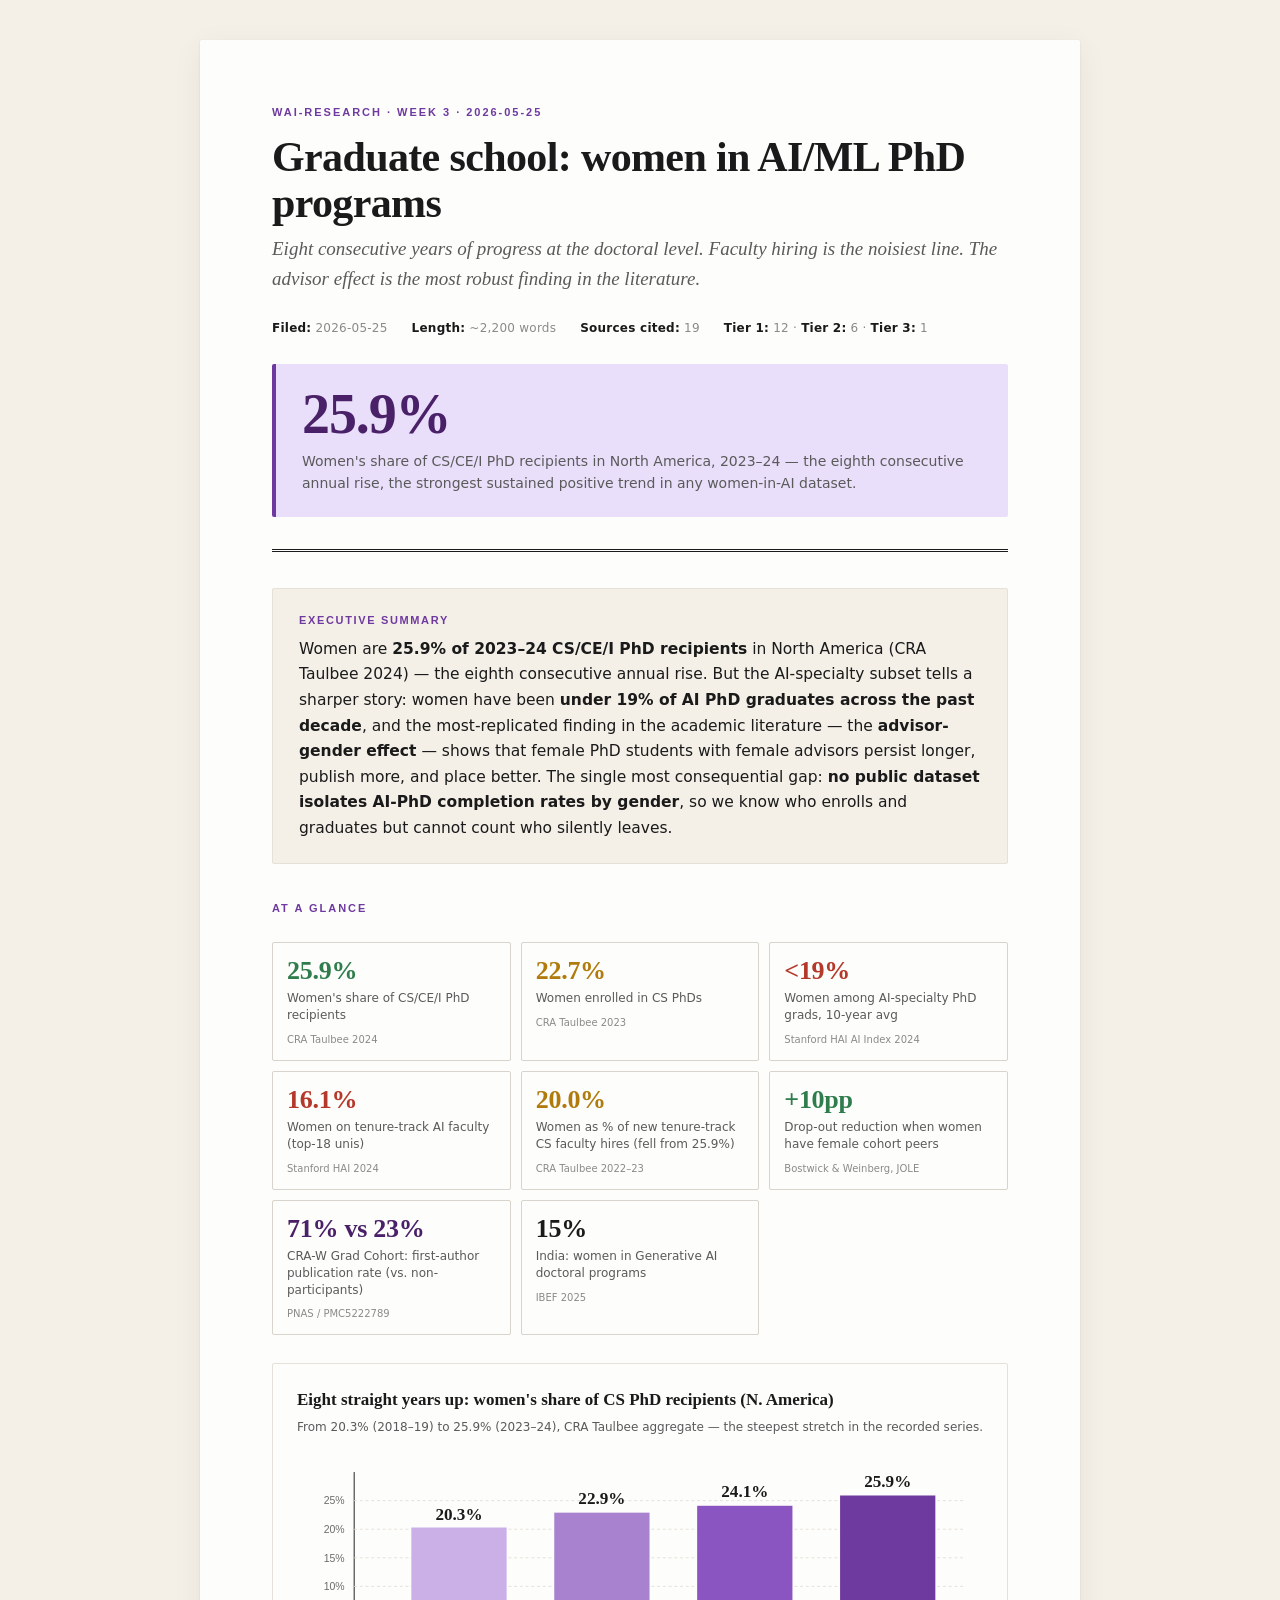
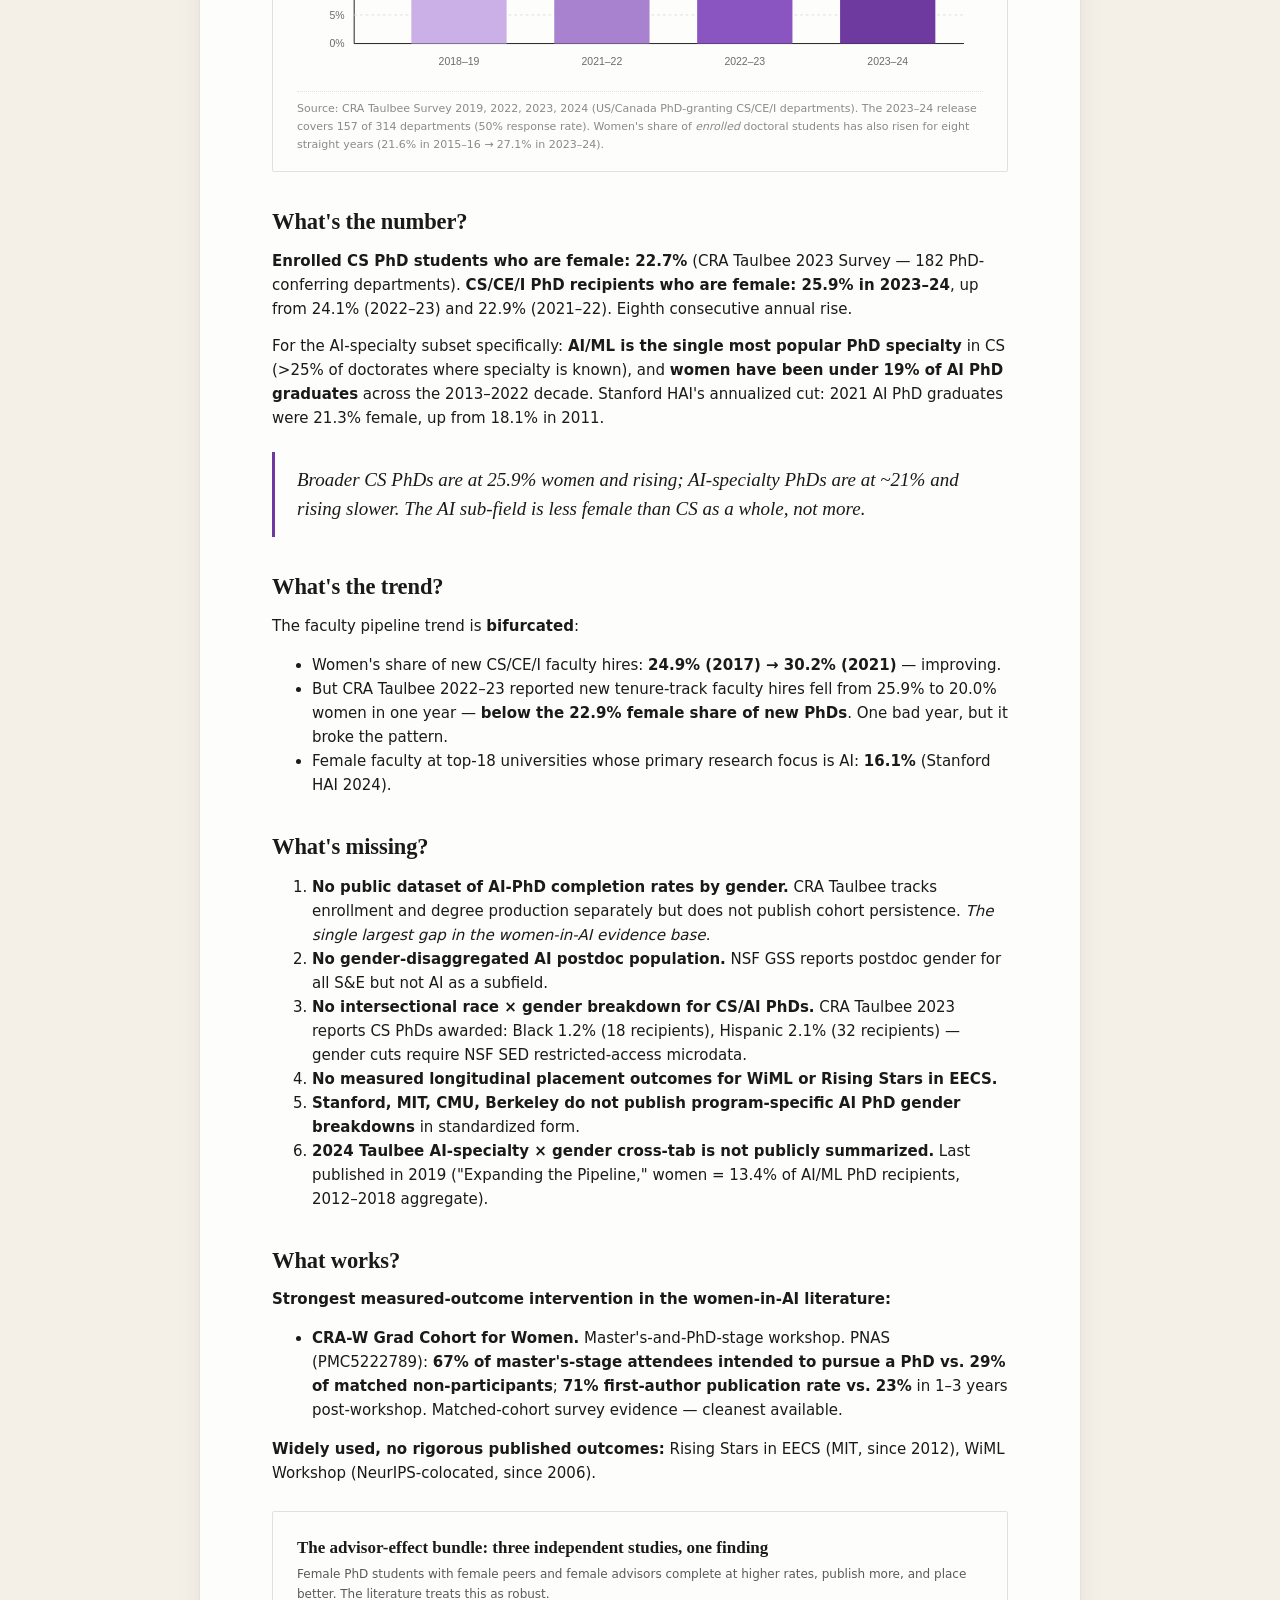
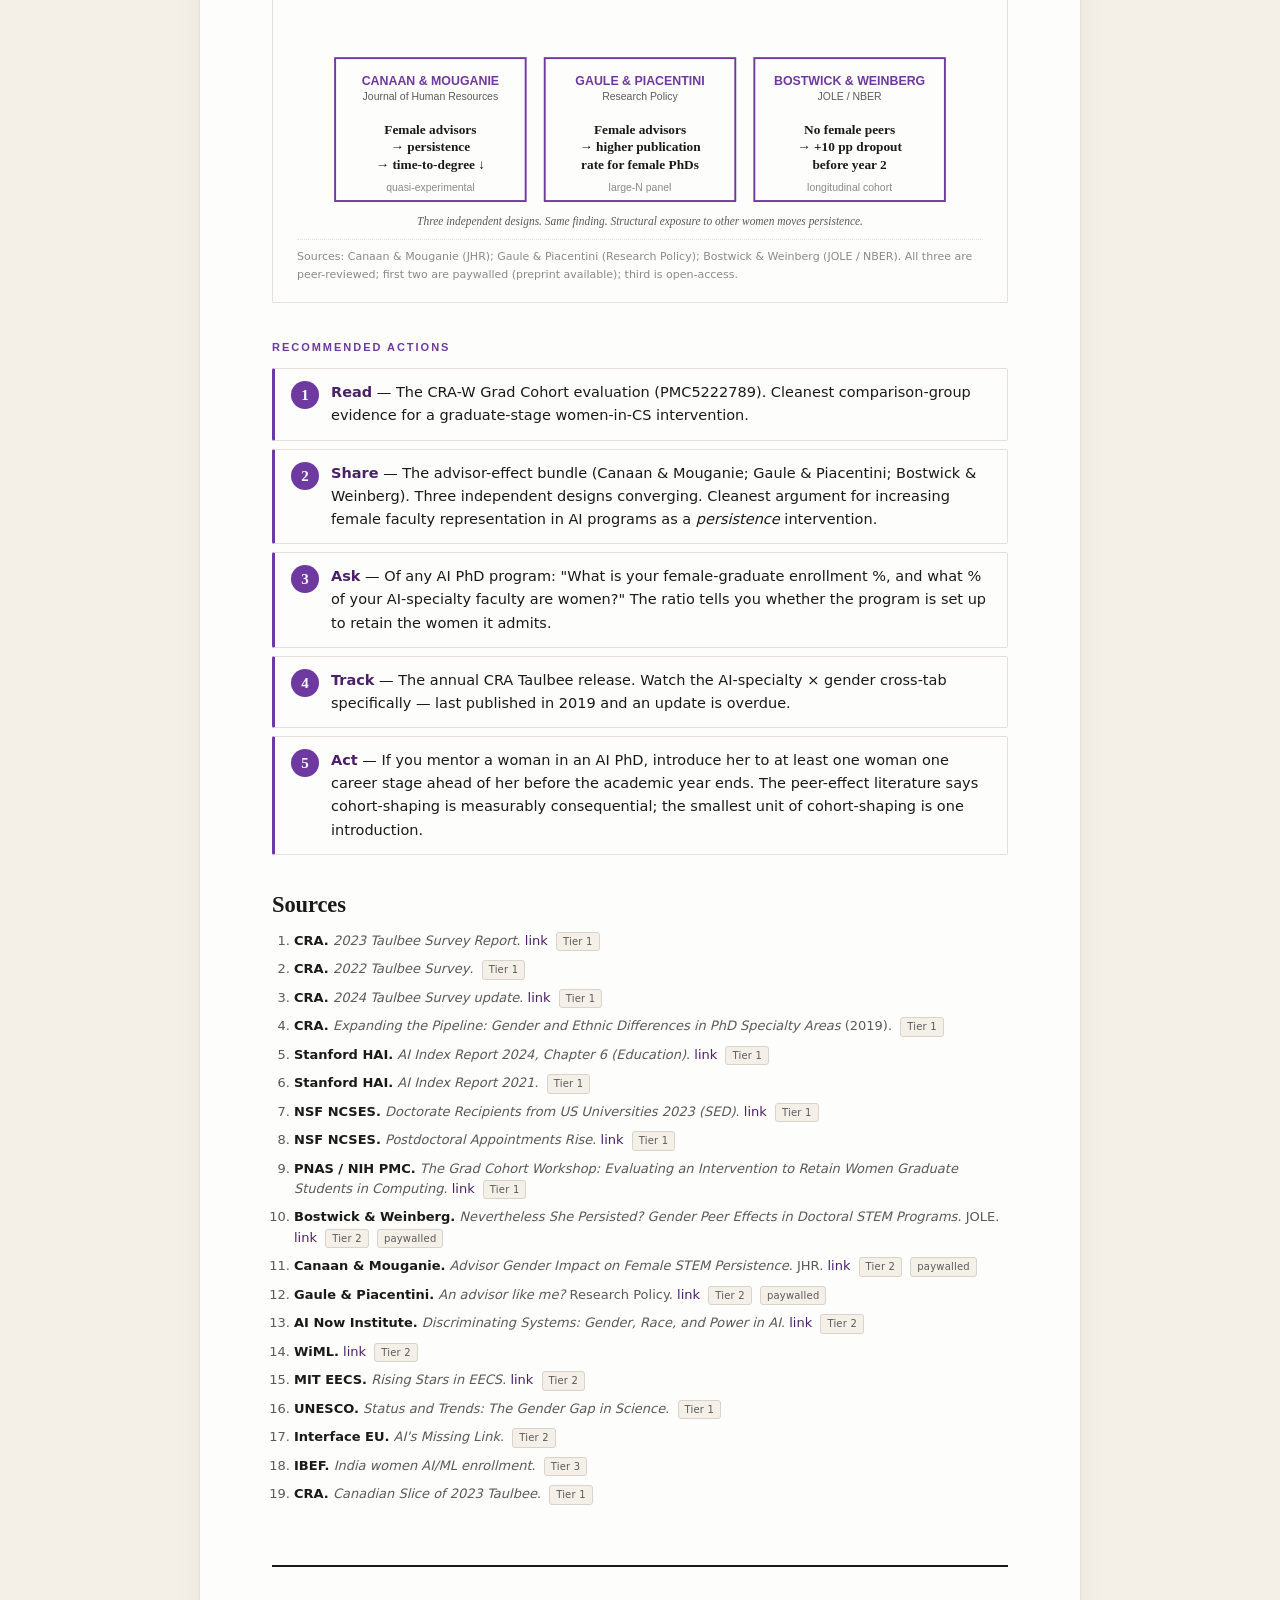
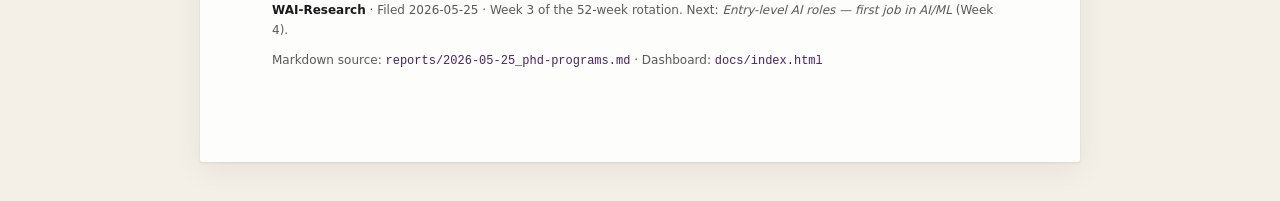
<file: whitepapers/2026-05-25_phd-programs.html>
<!doctype html>
<html lang="en">
<head>
<meta charset="utf-8">
<meta name="viewport" content="width=device-width, initial-scale=1">
<title>Graduate school: women in AI/ML PhD programs — WAI-Research Week 3</title>
<link rel="stylesheet" href="_assets/style.css">
</head>
<body>
<article class="paper">

<header class="cover">
  <div class="series">WAI-Research · Week 3 · 2026-05-25</div>
  <h1 class="title">Graduate school: women in AI/ML PhD programs</h1>
  <p class="subtitle">Eight consecutive years of progress at the doctoral level. Faculty hiring is the noisiest line. The advisor effect is the most robust finding in the literature.</p>
  <div class="meta">
    <span><b>Filed:</b> 2026-05-25</span>
    <span><b>Length:</b> ~2,200 words</span>
    <span><b>Sources cited:</b> 19</span>
    <span><b>Tier 1:</b> 12 · <b>Tier 2:</b> 6 · <b>Tier 3:</b> 1</span>
  </div>
  <div class="hero">
    <div class="stat">25.9%</div>
    <div class="stat-caption">Women's share of CS/CE/I PhD recipients in North America, 2023–24 — the eighth consecutive annual rise, the strongest sustained positive trend in any women-in-AI dataset.</div>
  </div>
</header>

<div class="exec">
  <div class="label">Executive summary</div>
  Women are <b>25.9% of 2023–24 CS/CE/I PhD recipients</b> in North America (CRA Taulbee 2024) — the eighth consecutive annual rise. But the AI-specialty subset tells a sharper story: women have been <b>under 19% of AI PhD graduates across the past decade</b>, and the most-replicated finding in the academic literature — the <b>advisor-gender effect</b> — shows that female PhD students with female advisors persist longer, publish more, and place better. The single most consequential gap: <b>no public dataset isolates AI-PhD completion rates by gender</b>, so we know who enrolls and graduates but cannot count who silently leaves.
</div>

<div class="section-label">At a glance</div>
<div class="glance">
  <div class="cell good"><div class="v">25.9%</div><div class="l">Women's share of CS/CE/I PhD recipients</div><div class="s">CRA Taulbee 2024</div></div>
  <div class="cell warn"><div class="v">22.7%</div><div class="l">Women enrolled in CS PhDs</div><div class="s">CRA Taulbee 2023</div></div>
  <div class="cell bad"><div class="v">&lt;19%</div><div class="l">Women among AI-specialty PhD grads, 10-year avg</div><div class="s">Stanford HAI AI Index 2024</div></div>
  <div class="cell bad"><div class="v">16.1%</div><div class="l">Women on tenure-track AI faculty (top-18 unis)</div><div class="s">Stanford HAI 2024</div></div>
  <div class="cell warn"><div class="v">20.0%</div><div class="l">Women as % of new tenure-track CS faculty hires (fell from 25.9%)</div><div class="s">CRA Taulbee 2022–23</div></div>
  <div class="cell good"><div class="v">+10pp</div><div class="l">Drop-out reduction when women have female cohort peers</div><div class="s">Bostwick &amp; Weinberg, JOLE</div></div>
  <div class="cell accent"><div class="v">71% vs 23%</div><div class="l">CRA-W Grad Cohort: first-author publication rate (vs. non-participants)</div><div class="s">PNAS / PMC5222789</div></div>
  <div class="cell"><div class="v">15%</div><div class="l">India: women in Generative AI doctoral programs</div><div class="s">IBEF 2025</div></div>
</div>

<div class="chart">
  <div class="title">Eight straight years up: women's share of CS PhD recipients (N. America)</div>
  <div class="sub">From 20.3% (2018–19) to 25.9% (2023–24), CRA Taulbee aggregate — the steepest stretch in the recorded series.</div>
  <svg viewBox="0 0 720 240" xmlns="http://www.w3.org/2000/svg" role="img" aria-label="Bar chart of women's share of CS PhD recipients in North America from 2018-19 to 2023-24">
    <line x1="60" y1="200" x2="700" y2="200" stroke="#1a1a1a" stroke-width="1"/>
    <line x1="60" y1="20" x2="60" y2="200" stroke="#1a1a1a" stroke-width="1"/>
    <!-- gridlines: scale 6px per 1% -->
    <line x1="60" y1="170" x2="700" y2="170" stroke="#e5e0d8" stroke-width="1" stroke-dasharray="3 3"/>
    <line x1="60" y1="140" x2="700" y2="140" stroke="#e5e0d8" stroke-width="1" stroke-dasharray="3 3"/>
    <line x1="60" y1="110" x2="700" y2="110" stroke="#e5e0d8" stroke-width="1" stroke-dasharray="3 3"/>
    <line x1="60" y1="80" x2="700" y2="80" stroke="#e5e0d8" stroke-width="1" stroke-dasharray="3 3"/>
    <line x1="60" y1="50" x2="700" y2="50" stroke="#e5e0d8" stroke-width="1" stroke-dasharray="3 3"/>
    <text x="50" y="204" text-anchor="end" font-size="11" fill="#6b6b6b" font-family="Inter, sans-serif">0%</text>
    <text x="50" y="174" text-anchor="end" font-size="11" fill="#6b6b6b" font-family="Inter, sans-serif">5%</text>
    <text x="50" y="144" text-anchor="end" font-size="11" fill="#6b6b6b" font-family="Inter, sans-serif">10%</text>
    <text x="50" y="114" text-anchor="end" font-size="11" fill="#6b6b6b" font-family="Inter, sans-serif">15%</text>
    <text x="50" y="84" text-anchor="end" font-size="11" fill="#6b6b6b" font-family="Inter, sans-serif">20%</text>
    <text x="50" y="54" text-anchor="end" font-size="11" fill="#6b6b6b" font-family="Inter, sans-serif">25%</text>
    <!-- bars (4 years): 2018-19 20.3%, 2021-22 22.9%, 2022-23 24.1%, 2023-24 25.9% -->
    <!-- bar width 100, spacing 50, starting at 100 -->
    <rect x="120" y="78.2" width="100" height="121.8" fill="#cbb0e8"/>
    <text x="170" y="70" text-anchor="middle" font-size="18" font-weight="700" font-family="Charter,Georgia,serif" fill="#1a1a1a">20.3%</text>
    <text x="170" y="222" text-anchor="middle" font-size="11" fill="#6b6b6b" font-family="Inter, sans-serif">2018–19</text>

    <rect x="270" y="62.6" width="100" height="137.4" fill="#a982cf"/>
    <text x="320" y="54" text-anchor="middle" font-size="18" font-weight="700" font-family="Charter,Georgia,serif" fill="#1a1a1a">22.9%</text>
    <text x="320" y="222" text-anchor="middle" font-size="11" fill="#6b6b6b" font-family="Inter, sans-serif">2021–22</text>

    <rect x="420" y="55.4" width="100" height="144.6" fill="#8a55c0"/>
    <text x="470" y="46" text-anchor="middle" font-size="18" font-weight="700" font-family="Charter,Georgia,serif" fill="#1a1a1a">24.1%</text>
    <text x="470" y="222" text-anchor="middle" font-size="11" fill="#6b6b6b" font-family="Inter, sans-serif">2022–23</text>

    <rect x="570" y="44.6" width="100" height="155.4" fill="#6f3aa0"/>
    <text x="620" y="36" text-anchor="middle" font-size="18" font-weight="700" font-family="Charter,Georgia,serif" fill="#1a1a1a">25.9%</text>
    <text x="620" y="222" text-anchor="middle" font-size="11" fill="#6b6b6b" font-family="Inter, sans-serif">2023–24</text>
  </svg>
  <div class="footer">Source: CRA Taulbee Survey 2019, 2022, 2023, 2024 (US/Canada PhD-granting CS/CE/I departments). The 2023–24 release covers 157 of 314 departments (50% response rate). Women's share of <i>enrolled</i> doctoral students has also risen for eight straight years (21.6% in 2015–16 → 27.1% in 2023–24).</div>
</div>

<h2>What's the number?</h2>
<p><b>Enrolled CS PhD students who are female: 22.7%</b> (CRA Taulbee 2023 Survey — 182 PhD-conferring departments). <b>CS/CE/I PhD recipients who are female: 25.9% in 2023–24</b>, up from 24.1% (2022–23) and 22.9% (2021–22). Eighth consecutive annual rise.</p>

<p>For the AI-specialty subset specifically: <b>AI/ML is the single most popular PhD specialty</b> in CS (>25% of doctorates where specialty is known), and <b>women have been under 19% of AI PhD graduates</b> across the 2013–2022 decade. Stanford HAI's annualized cut: 2021 AI PhD graduates were 21.3% female, up from 18.1% in 2011.</p>

<div class="pull">Broader CS PhDs are at 25.9% women and rising; AI-specialty PhDs are at ~21% and rising slower. The AI sub-field is less female than CS as a whole, not more.</div>

<h2>What's the trend?</h2>
<p>The faculty pipeline trend is <b>bifurcated</b>:</p>
<ul>
<li>Women's share of new CS/CE/I faculty hires: <b>24.9% (2017) → 30.2% (2021)</b> — improving.</li>
<li>But CRA Taulbee 2022–23 reported new tenure-track faculty hires fell from 25.9% to 20.0% women in one year — <b>below the 22.9% female share of new PhDs</b>. One bad year, but it broke the pattern.</li>
<li>Female faculty at top-18 universities whose primary research focus is AI: <b>16.1%</b> (Stanford HAI 2024).</li>
</ul>

<h2>What's missing?</h2>
<ol>
<li><b>No public dataset of AI-PhD completion rates by gender.</b> CRA Taulbee tracks enrollment and degree production separately but does not publish cohort persistence. <i>The single largest gap in the women-in-AI evidence base.</i></li>
<li><b>No gender-disaggregated AI postdoc population.</b> NSF GSS reports postdoc gender for all S&amp;E but not AI as a subfield.</li>
<li><b>No intersectional race × gender breakdown for CS/AI PhDs.</b> CRA Taulbee 2023 reports CS PhDs awarded: Black 1.2% (18 recipients), Hispanic 2.1% (32 recipients) — gender cuts require NSF SED restricted-access microdata.</li>
<li><b>No measured longitudinal placement outcomes for WiML or Rising Stars in EECS.</b></li>
<li><b>Stanford, MIT, CMU, Berkeley do not publish program-specific AI PhD gender breakdowns</b> in standardized form.</li>
<li><b>2024 Taulbee AI-specialty × gender cross-tab is not publicly summarized.</b> Last published in 2019 ("Expanding the Pipeline," women = 13.4% of AI/ML PhD recipients, 2012–2018 aggregate).</li>
</ol>

<h2>What works?</h2>
<p><b>Strongest measured-outcome intervention in the women-in-AI literature:</b></p>
<ul>
<li><b>CRA-W Grad Cohort for Women.</b> Master's-and-PhD-stage workshop. PNAS (PMC5222789): <b>67% of master's-stage attendees intended to pursue a PhD vs. 29% of matched non-participants</b>; <b>71% first-author publication rate vs. 23%</b> in 1–3 years post-workshop. Matched-cohort survey evidence — cleanest available.</li>
</ul>

<p><b>Widely used, no rigorous published outcomes:</b> Rising Stars in EECS (MIT, since 2012), WiML Workshop (NeurIPS-colocated, since 2006).</p>

<div class="chart">
  <div class="title">The advisor-effect bundle: three independent studies, one finding</div>
  <div class="sub">Female PhD students with female peers and female advisors complete at higher rates, publish more, and place better. The literature treats this as robust.</div>
  <svg viewBox="0 0 720 220" xmlns="http://www.w3.org/2000/svg" role="img" aria-label="Visual summary of three converging studies on advisor and peer effects">
    <!-- Three boxes -->
    <rect x="40" y="40" width="200" height="150" fill="#fdfdfb" stroke="#6f3aa0" stroke-width="2"/>
    <text x="140" y="68" text-anchor="middle" font-size="13" font-weight="700" fill="#6f3aa0" font-family="Inter, sans-serif">CANAAN &amp; MOUGANIE</text>
    <text x="140" y="84" text-anchor="middle" font-size="11" fill="#5a5a5a" font-family="Inter, sans-serif">Journal of Human Resources</text>
    <text x="140" y="120" text-anchor="middle" font-size="14" font-weight="700" font-family="Charter,Georgia,serif" fill="#1a1a1a">Female advisors</text>
    <text x="140" y="138" text-anchor="middle" font-size="14" font-weight="700" font-family="Charter,Georgia,serif" fill="#1a1a1a">→ persistence</text>
    <text x="140" y="156" text-anchor="middle" font-size="14" font-weight="700" font-family="Charter,Georgia,serif" fill="#1a1a1a">→ time-to-degree ↓</text>
    <text x="140" y="180" text-anchor="middle" font-size="11" fill="#8a8a8a" font-family="Inter, sans-serif">quasi-experimental</text>

    <rect x="260" y="40" width="200" height="150" fill="#fdfdfb" stroke="#6f3aa0" stroke-width="2"/>
    <text x="360" y="68" text-anchor="middle" font-size="13" font-weight="700" fill="#6f3aa0" font-family="Inter, sans-serif">GAULE &amp; PIACENTINI</text>
    <text x="360" y="84" text-anchor="middle" font-size="11" fill="#5a5a5a" font-family="Inter, sans-serif">Research Policy</text>
    <text x="360" y="120" text-anchor="middle" font-size="14" font-weight="700" font-family="Charter,Georgia,serif" fill="#1a1a1a">Female advisors</text>
    <text x="360" y="138" text-anchor="middle" font-size="14" font-weight="700" font-family="Charter,Georgia,serif" fill="#1a1a1a">→ higher publication</text>
    <text x="360" y="156" text-anchor="middle" font-size="14" font-weight="700" font-family="Charter,Georgia,serif" fill="#1a1a1a">rate for female PhDs</text>
    <text x="360" y="180" text-anchor="middle" font-size="11" fill="#8a8a8a" font-family="Inter, sans-serif">large-N panel</text>

    <rect x="480" y="40" width="200" height="150" fill="#fdfdfb" stroke="#6f3aa0" stroke-width="2"/>
    <text x="580" y="68" text-anchor="middle" font-size="13" font-weight="700" fill="#6f3aa0" font-family="Inter, sans-serif">BOSTWICK &amp; WEINBERG</text>
    <text x="580" y="84" text-anchor="middle" font-size="11" fill="#5a5a5a" font-family="Inter, sans-serif">JOLE / NBER</text>
    <text x="580" y="120" text-anchor="middle" font-size="14" font-weight="700" font-family="Charter,Georgia,serif" fill="#1a1a1a">No female peers</text>
    <text x="580" y="138" text-anchor="middle" font-size="14" font-weight="700" font-family="Charter,Georgia,serif" fill="#1a1a1a">→ +10 pp dropout</text>
    <text x="580" y="156" text-anchor="middle" font-size="14" font-weight="700" font-family="Charter,Georgia,serif" fill="#1a1a1a">before year 2</text>
    <text x="580" y="180" text-anchor="middle" font-size="11" fill="#8a8a8a" font-family="Inter, sans-serif">longitudinal cohort</text>

    <text x="360" y="215" text-anchor="middle" font-size="12" font-style="italic" fill="#5a5a5a" font-family="Charter,Georgia,serif">Three independent designs. Same finding. Structural exposure to other women moves persistence.</text>
  </svg>
  <div class="footer">Sources: Canaan &amp; Mouganie (JHR); Gaule &amp; Piacentini (Research Policy); Bostwick &amp; Weinberg (JOLE / NBER). All three are peer-reviewed; first two are paywalled (preprint available); third is open-access.</div>
</div>

<div class="section-label">Recommended actions</div>
<ol class="actions">
<li><b>Read</b> — The CRA-W Grad Cohort evaluation (PMC5222789). Cleanest comparison-group evidence for a graduate-stage women-in-CS intervention.</li>
<li><b>Share</b> — The advisor-effect bundle (Canaan &amp; Mouganie; Gaule &amp; Piacentini; Bostwick &amp; Weinberg). Three independent designs converging. Cleanest argument for increasing female faculty representation in AI programs as a <i>persistence</i> intervention.</li>
<li><b>Ask</b> — Of any AI PhD program: "What is your female-graduate enrollment %, and what % of your AI-specialty faculty are women?" The ratio tells you whether the program is set up to retain the women it admits.</li>
<li><b>Track</b> — The annual CRA Taulbee release. Watch the AI-specialty × gender cross-tab specifically — last published in 2019 and an update is overdue.</li>
<li><b>Act</b> — If you mentor a woman in an AI PhD, introduce her to at least one woman one career stage ahead of her before the academic year ends. The peer-effect literature says cohort-shaping is measurably consequential; the smallest unit of cohort-shaping is one introduction.</li>
</ol>

<h2>Sources</h2>
<ol class="sources">
<li><b>CRA.</b> <i>2023 Taulbee Survey Report</i>. <a href="https://cra.org/wp-content/uploads/2024/05/2023-CRA-Taulbee-Survey-Report.pdf">link</a> <span class="tag">Tier 1</span></li>
<li><b>CRA.</b> <i>2022 Taulbee Survey</i>. <span class="tag">Tier 1</span></li>
<li><b>CRA.</b> <i>2024 Taulbee Survey update</i>. <a href="https://cra.org/crn/2025/06/cra-update-new-cra-taulbee-survey-findings-show-record-doctoral-production-rising-enrollment-and-shifting-undergraduate-trends/">link</a> <span class="tag">Tier 1</span></li>
<li><b>CRA.</b> <i>Expanding the Pipeline: Gender and Ethnic Differences in PhD Specialty Areas</i> (2019). <span class="tag">Tier 1</span></li>
<li><b>Stanford HAI.</b> <i>AI Index Report 2024, Chapter 6 (Education)</i>. <a href="https://hai.stanford.edu/ai-index/2024-ai-index-report/education">link</a> <span class="tag">Tier 1</span></li>
<li><b>Stanford HAI.</b> <i>AI Index Report 2021</i>. <span class="tag">Tier 1</span></li>
<li><b>NSF NCSES.</b> <i>Doctorate Recipients from US Universities 2023 (SED)</i>. <a href="https://ncses.nsf.gov/pubs/nsf25300/report/field-of-doctorate">link</a> <span class="tag">Tier 1</span></li>
<li><b>NSF NCSES.</b> <i>Postdoctoral Appointments Rise</i>. <a href="https://ncses.nsf.gov/pubs/nsf26308">link</a> <span class="tag">Tier 1</span></li>
<li><b>PNAS / NIH PMC.</b> <i>The Grad Cohort Workshop: Evaluating an Intervention to Retain Women Graduate Students in Computing</i>. <a href="https://pmc.ncbi.nlm.nih.gov/articles/PMC5222789/">link</a> <span class="tag">Tier 1</span></li>
<li><b>Bostwick &amp; Weinberg.</b> <i>Nevertheless She Persisted? Gender Peer Effects in Doctoral STEM Programs</i>. JOLE. <a href="https://www.journals.uchicago.edu/doi/10.1086/714921">link</a> <span class="tag">Tier 2</span> <span class="tag">paywalled</span></li>
<li><b>Canaan &amp; Mouganie.</b> <i>Advisor Gender Impact on Female STEM Persistence</i>. JHR. <a href="https://jhr.uwpress.org/content/58/2/593">link</a> <span class="tag">Tier 2</span> <span class="tag">paywalled</span></li>
<li><b>Gaule &amp; Piacentini.</b> <i>An advisor like me?</i> Research Policy. <a href="https://www.sciencedirect.com/science/article/abs/pii/S004873331830043X">link</a> <span class="tag">Tier 2</span> <span class="tag">paywalled</span></li>
<li><b>AI Now Institute.</b> <i>Discriminating Systems: Gender, Race, and Power in AI</i>. <a href="https://ainowinstitute.org/wp-content/uploads/2023/04/discriminatingsystems.pdf">link</a> <span class="tag">Tier 2</span></li>
<li><b>WiML.</b> <a href="https://www.wiml.org/">link</a> <span class="tag">Tier 2</span></li>
<li><b>MIT EECS.</b> <i>Rising Stars in EECS</i>. <a href="https://risingstars-eecs.mit.edu/">link</a> <span class="tag">Tier 2</span></li>
<li><b>UNESCO.</b> <i>Status and Trends: The Gender Gap in Science</i>. <span class="tag">Tier 1</span></li>
<li><b>Interface EU.</b> <i>AI's Missing Link</i>. <span class="tag">Tier 2</span></li>
<li><b>IBEF.</b> <i>India women AI/ML enrollment</i>. <span class="tag">Tier 3</span></li>
<li><b>CRA.</b> <i>Canadian Slice of 2023 Taulbee</i>. <span class="tag">Tier 1</span></li>
</ol>

<footer class="colophon">
  <p><b>WAI-Research</b> · Filed 2026-05-25 · Week 3 of the 52-week rotation. Next: <i>Entry-level AI roles — first job in AI/ML</i> (Week 4).</p>
  <p>Markdown source: <a href="../reports/2026-05-25_phd-programs.md"><code>reports/2026-05-25_phd-programs.md</code></a> · Dashboard: <a href="../docs/index.html"><code>docs/index.html</code></a></p>
</footer>

</article>
</body>
</html>
</file>
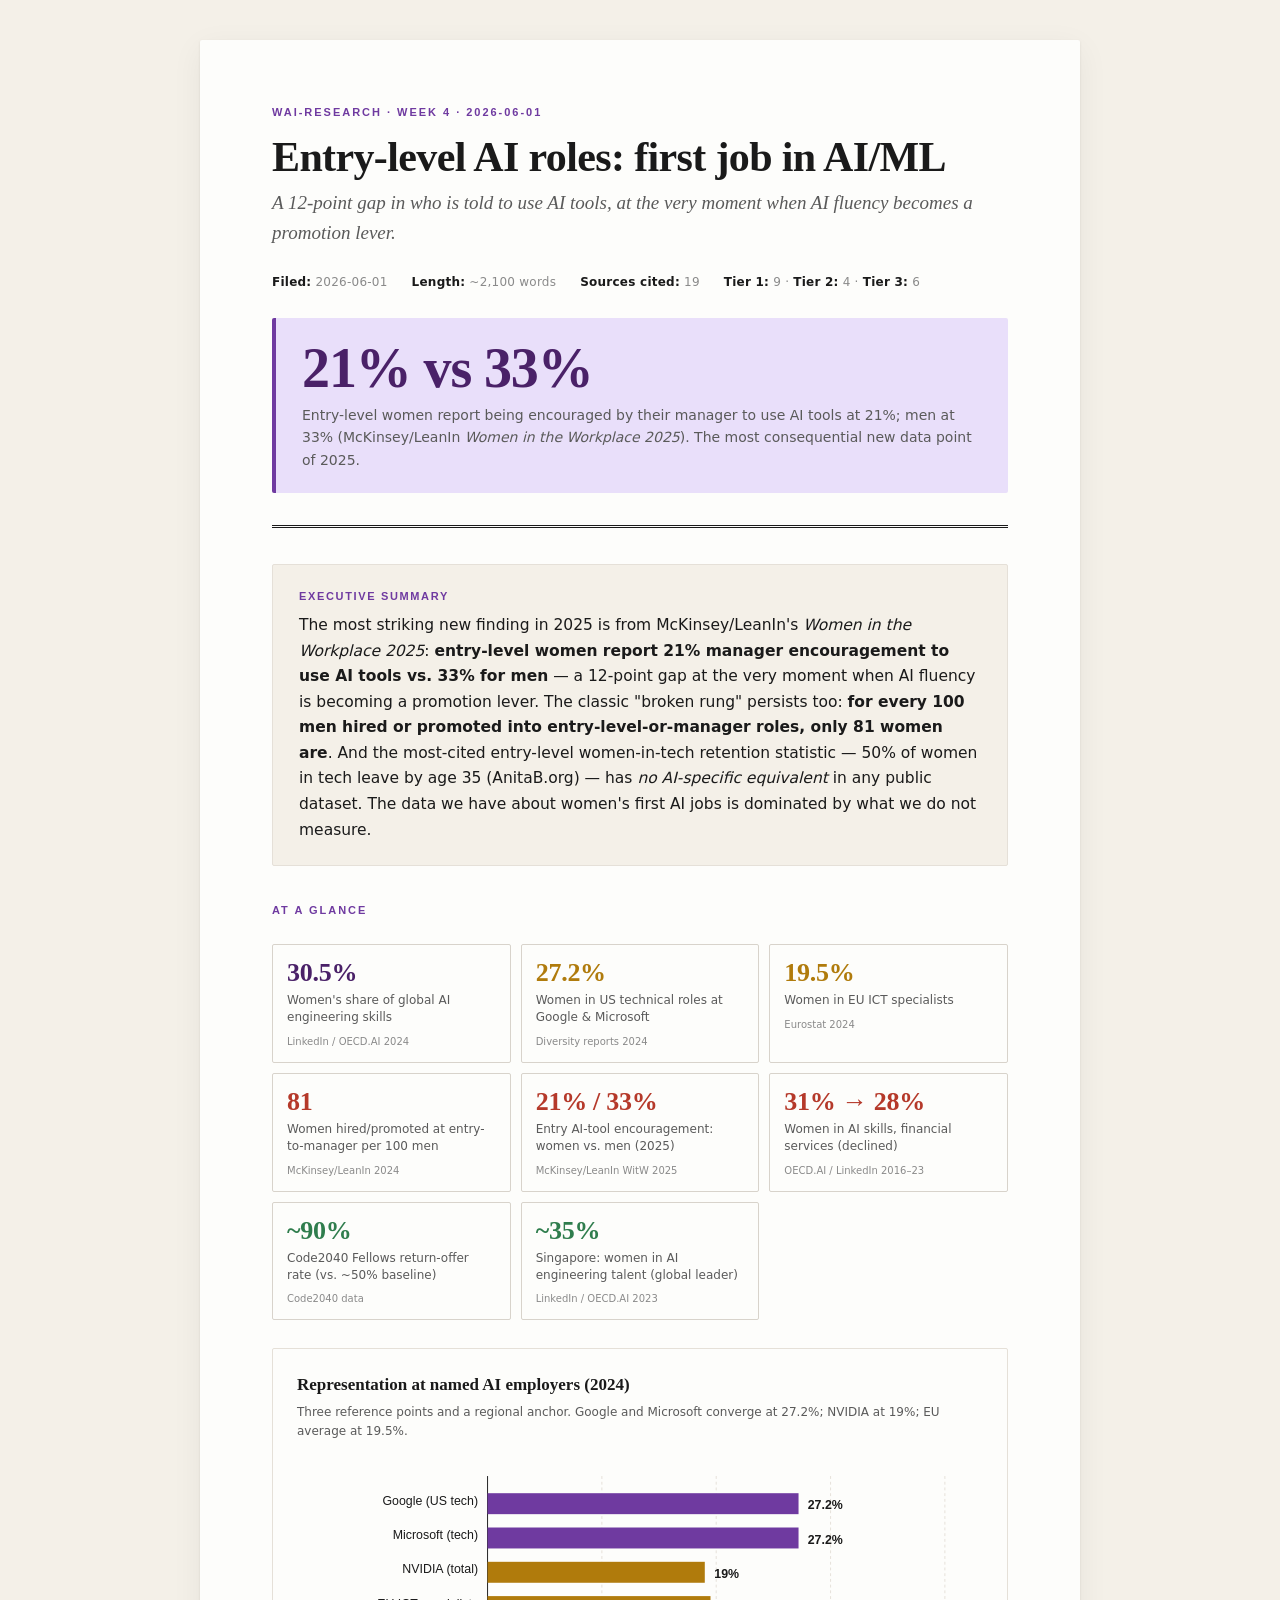
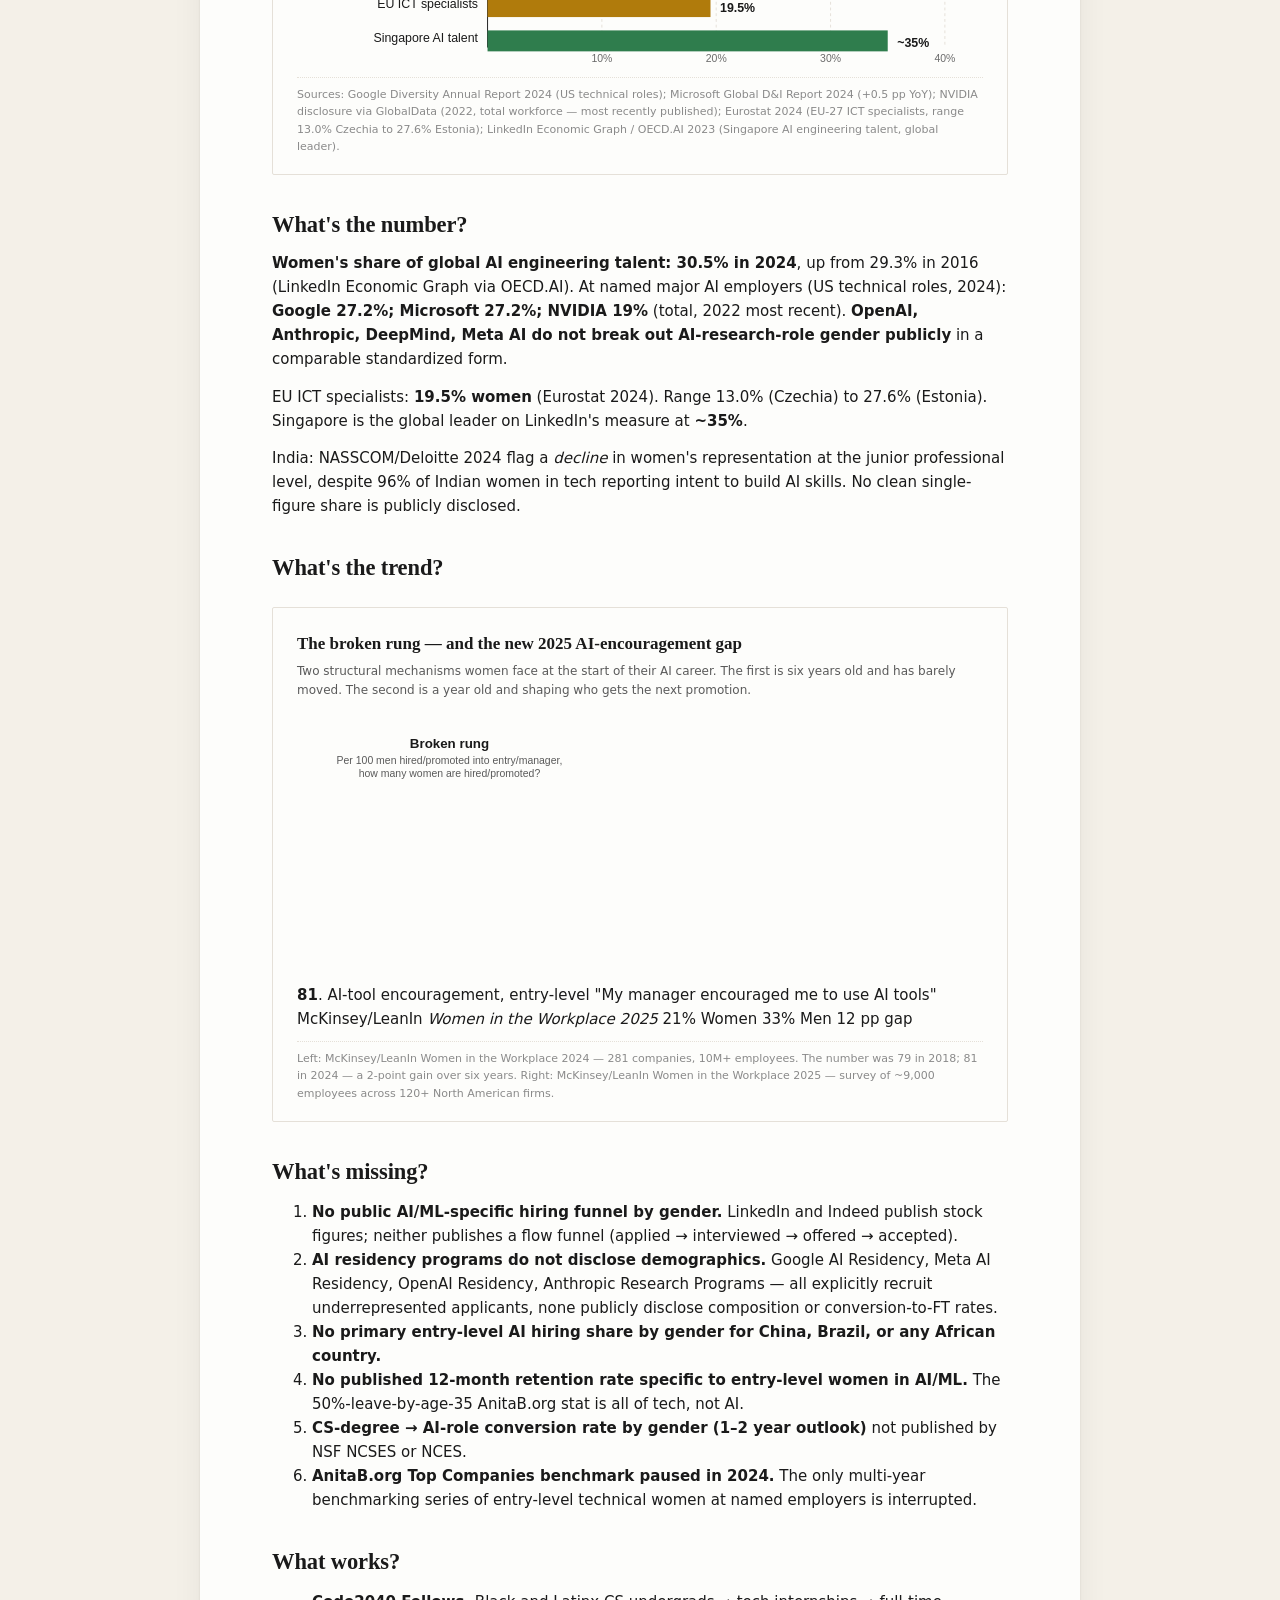
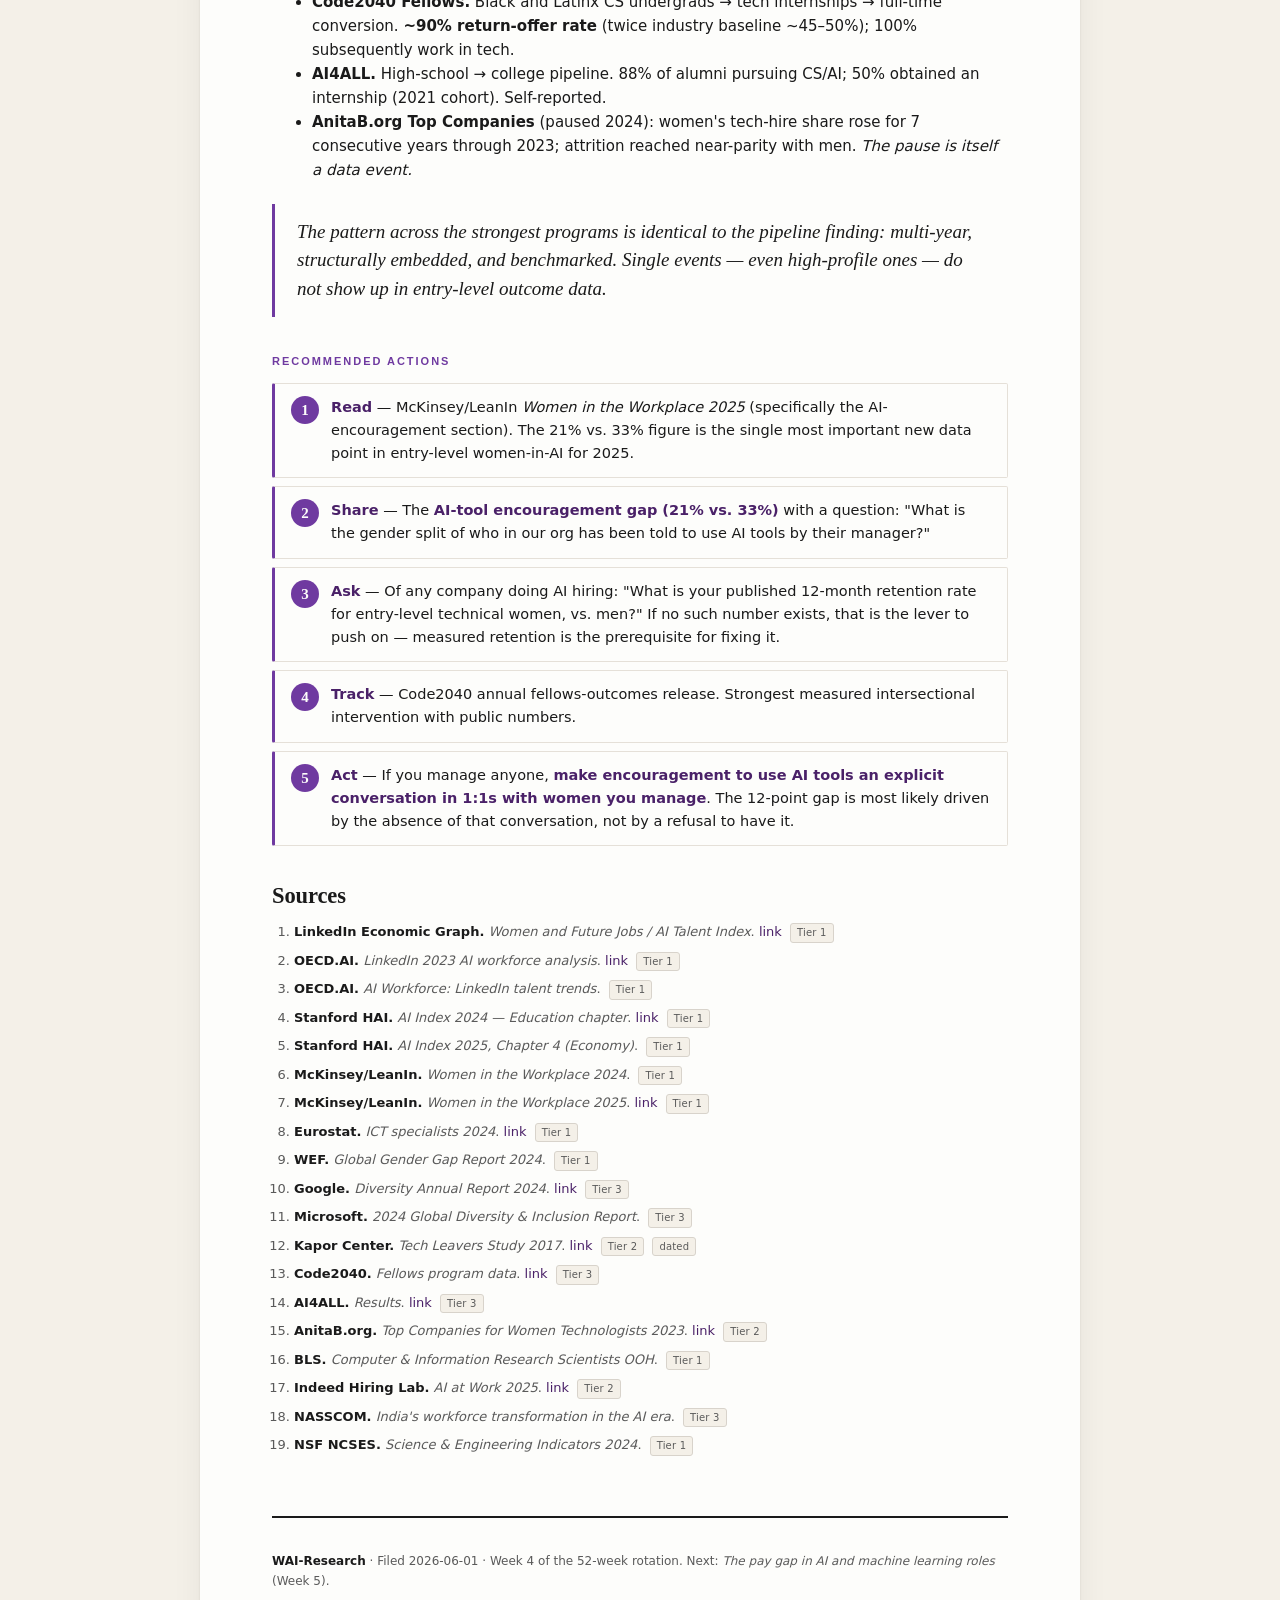
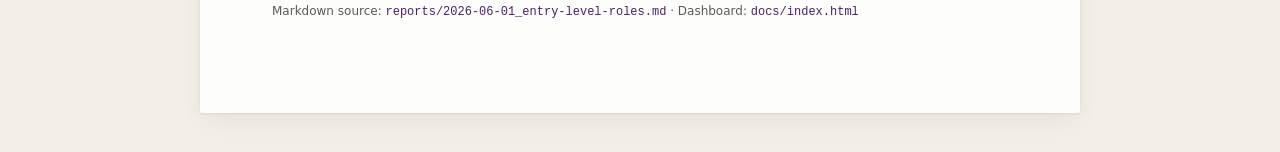
<file: whitepapers/2026-06-01_entry-level-roles.html>
<!doctype html>
<html lang="en">
<head>
<meta charset="utf-8">
<meta name="viewport" content="width=device-width, initial-scale=1">
<title>Entry-level AI roles: first job in AI/ML — WAI-Research Week 4</title>
<link rel="stylesheet" href="_assets/style.css">
</head>
<body>
<article class="paper">

<header class="cover">
  <div class="series">WAI-Research · Week 4 · 2026-06-01</div>
  <h1 class="title">Entry-level AI roles: first job in AI/ML</h1>
  <p class="subtitle">A 12-point gap in who is told to use AI tools, at the very moment when AI fluency becomes a promotion lever.</p>
  <div class="meta">
    <span><b>Filed:</b> 2026-06-01</span>
    <span><b>Length:</b> ~2,100 words</span>
    <span><b>Sources cited:</b> 19</span>
    <span><b>Tier 1:</b> 9 · <b>Tier 2:</b> 4 · <b>Tier 3:</b> 6</span>
  </div>
  <div class="hero">
    <div class="stat">21% vs 33%</div>
    <div class="stat-caption">Entry-level women report being encouraged by their manager to use AI tools at 21%; men at 33% (McKinsey/LeanIn <i>Women in the Workplace 2025</i>). The most consequential new data point of 2025.</div>
  </div>
</header>

<div class="exec">
  <div class="label">Executive summary</div>
  The most striking new finding in 2025 is from McKinsey/LeanIn's <i>Women in the Workplace 2025</i>: <b>entry-level women report 21% manager encouragement to use AI tools vs. 33% for men</b> — a 12-point gap at the very moment when AI fluency is becoming a promotion lever. The classic "broken rung" persists too: <b>for every 100 men hired or promoted into entry-level-or-manager roles, only 81 women are</b>. And the most-cited entry-level women-in-tech retention statistic — 50% of women in tech leave by age 35 (AnitaB.org) — has <i>no AI-specific equivalent</i> in any public dataset. The data we have about women's first AI jobs is dominated by what we do not measure.
</div>

<div class="section-label">At a glance</div>
<div class="glance">
  <div class="cell accent"><div class="v">30.5%</div><div class="l">Women's share of global AI engineering skills</div><div class="s">LinkedIn / OECD.AI 2024</div></div>
  <div class="cell warn"><div class="v">27.2%</div><div class="l">Women in US technical roles at Google &amp; Microsoft</div><div class="s">Diversity reports 2024</div></div>
  <div class="cell warn"><div class="v">19.5%</div><div class="l">Women in EU ICT specialists</div><div class="s">Eurostat 2024</div></div>
  <div class="cell bad"><div class="v">81</div><div class="l">Women hired/promoted at entry-to-manager per 100 men</div><div class="s">McKinsey/LeanIn 2024</div></div>
  <div class="cell bad"><div class="v">21% / 33%</div><div class="l">Entry AI-tool encouragement: women vs. men (2025)</div><div class="s">McKinsey/LeanIn WitW 2025</div></div>
  <div class="cell bad"><div class="v">31% → 28%</div><div class="l">Women in AI skills, financial services (declined)</div><div class="s">OECD.AI / LinkedIn 2016–23</div></div>
  <div class="cell good"><div class="v">~90%</div><div class="l">Code2040 Fellows return-offer rate (vs. ~50% baseline)</div><div class="s">Code2040 data</div></div>
  <div class="cell good"><div class="v">~35%</div><div class="l">Singapore: women in AI engineering talent (global leader)</div><div class="s">LinkedIn / OECD.AI 2023</div></div>
</div>

<div class="chart">
  <div class="title">Representation at named AI employers (2024)</div>
  <div class="sub">Three reference points and a regional anchor. Google and Microsoft converge at 27.2%; NVIDIA at 19%; EU average at 19.5%.</div>
  <svg viewBox="0 0 720 220" xmlns="http://www.w3.org/2000/svg" role="img" aria-label="Horizontal bar chart of women's share of technical roles at major AI employers and EU average">
    <line x1="200" y1="20" x2="200" y2="200" stroke="#1a1a1a" stroke-width="1"/>
    <!-- gridlines: scale 12px per 1%, max 40% -->
    <line x1="320" y1="20" x2="320" y2="200" stroke="#e5e0d8" stroke-width="1" stroke-dasharray="3 3"/>
    <line x1="440" y1="20" x2="440" y2="200" stroke="#e5e0d8" stroke-width="1" stroke-dasharray="3 3"/>
    <line x1="560" y1="20" x2="560" y2="200" stroke="#e5e0d8" stroke-width="1" stroke-dasharray="3 3"/>
    <line x1="680" y1="20" x2="680" y2="200" stroke="#e5e0d8" stroke-width="1" stroke-dasharray="3 3"/>
    <text x="320" y="215" text-anchor="middle" font-size="11" fill="#6b6b6b" font-family="Inter, sans-serif">10%</text>
    <text x="440" y="215" text-anchor="middle" font-size="11" fill="#6b6b6b" font-family="Inter, sans-serif">20%</text>
    <text x="560" y="215" text-anchor="middle" font-size="11" fill="#6b6b6b" font-family="Inter, sans-serif">30%</text>
    <text x="680" y="215" text-anchor="middle" font-size="11" fill="#6b6b6b" font-family="Inter, sans-serif">40%</text>
    <!-- bars (height 28, gap 12) -->
    <text x="190" y="50" text-anchor="end" font-size="13" fill="#1a1a1a" font-family="Inter, sans-serif">Google (US tech)</text>
    <rect x="200" y="38" width="326.4" height="22" fill="#6f3aa0"/>
    <text x="536" y="55" font-size="13" font-weight="700" fill="#1a1a1a" font-family="Inter, sans-serif">27.2%</text>

    <text x="190" y="86" text-anchor="end" font-size="13" fill="#1a1a1a" font-family="Inter, sans-serif">Microsoft (tech)</text>
    <rect x="200" y="74" width="326.4" height="22" fill="#6f3aa0"/>
    <text x="536" y="91" font-size="13" font-weight="700" fill="#1a1a1a" font-family="Inter, sans-serif">27.2%</text>

    <text x="190" y="122" text-anchor="end" font-size="13" fill="#1a1a1a" font-family="Inter, sans-serif">NVIDIA (total)</text>
    <rect x="200" y="110" width="228" height="22" fill="#b07b0c"/>
    <text x="438" y="127" font-size="13" font-weight="700" fill="#1a1a1a" font-family="Inter, sans-serif">19%</text>

    <text x="190" y="158" text-anchor="end" font-size="13" fill="#1a1a1a" font-family="Inter, sans-serif">EU ICT specialists</text>
    <rect x="200" y="146" width="234" height="22" fill="#b07b0c"/>
    <text x="444" y="163" font-size="13" font-weight="700" fill="#1a1a1a" font-family="Inter, sans-serif">19.5%</text>

    <text x="190" y="194" text-anchor="end" font-size="13" fill="#1a1a1a" font-family="Inter, sans-serif">Singapore AI talent</text>
    <rect x="200" y="182" width="420" height="22" fill="#2f7d4d"/>
    <text x="630" y="199" font-size="13" font-weight="700" fill="#1a1a1a" font-family="Inter, sans-serif">~35%</text>
  </svg>
  <div class="footer">Sources: Google Diversity Annual Report 2024 (US technical roles); Microsoft Global D&amp;I Report 2024 (+0.5 pp YoY); NVIDIA disclosure via GlobalData (2022, total workforce — most recently published); Eurostat 2024 (EU-27 ICT specialists, range 13.0% Czechia to 27.6% Estonia); LinkedIn Economic Graph / OECD.AI 2023 (Singapore AI engineering talent, global leader).</div>
</div>

<h2>What's the number?</h2>
<p><b>Women's share of global AI engineering talent: 30.5% in 2024</b>, up from 29.3% in 2016 (LinkedIn Economic Graph via OECD.AI). At named major AI employers (US technical roles, 2024): <b>Google 27.2%; Microsoft 27.2%; NVIDIA 19%</b> (total, 2022 most recent). <b>OpenAI, Anthropic, DeepMind, Meta AI do not break out AI-research-role gender publicly</b> in a comparable standardized form.</p>

<p>EU ICT specialists: <b>19.5% women</b> (Eurostat 2024). Range 13.0% (Czechia) to 27.6% (Estonia). Singapore is the global leader on LinkedIn's measure at <b>~35%</b>.</p>

<p>India: NASSCOM/Deloitte 2024 flag a <i>decline</i> in women's representation at the junior professional level, despite 96% of Indian women in tech reporting intent to build AI skills. No clean single-figure share is publicly disclosed.</p>

<h2>What's the trend?</h2>

<div class="chart">
  <div class="title">The broken rung — and the new 2025 AI-encouragement gap</div>
  <div class="sub">Two structural mechanisms women face at the start of their AI career. The first is six years old and has barely moved. The second is a year old and shaping who gets the next promotion.</div>
  <svg viewBox="0 0 720 280" xmlns="http://www.w3.org/2000/svg" role="img" aria-label="Two side-by-side visualizations: broken rung 81 women per 100 men, and AI-encouragement gap 21% women vs 33% men">
    <!-- Left: 100 dots -->
    <text x="160" y="34" text-anchor="middle" font-size="14" font-weight="700" fill="#1a1a1a" font-family="Inter, sans-serif">Broken rung</text>
    <text x="160" y="50" text-anchor="middle" font-size="11" fill="#5a5a5a" font-family="Inter, sans-serif">Per 100 men hired/promoted into entry/manager,</text>
    <text x="160" y="64" text-anchor="middle" font-size="11" fill="#5a5a5a" font-family="Inter, sans-serif">how many women are hired/promoted? <b>81</b>.</text>
    <!-- 100 dots: 10x10, 81 filled accent, 19 outlined -->
    <g>
      <!-- accent dots (81): rows of 10 -->
      <!-- row 1-8 (80 dots) accent -->
      <g fill="#6f3aa0">
        <circle cx="60" cy="90" r="7"/><circle cx="80" cy="90" r="7"/><circle cx="100" cy="90" r="7"/><circle cx="120" cy="90" r="7"/><circle cx="140" cy="90" r="7"/><circle cx="160" cy="90" r="7"/><circle cx="180" cy="90" r="7"/><circle cx="200" cy="90" r="7"/><circle cx="220" cy="90" r="7"/><circle cx="240" cy="90" r="7"/>
        <circle cx="60" cy="110" r="7"/><circle cx="80" cy="110" r="7"/><circle cx="100" cy="110" r="7"/><circle cx="120" cy="110" r="7"/><circle cx="140" cy="110" r="7"/><circle cx="160" cy="110" r="7"/><circle cx="180" cy="110" r="7"/><circle cx="200" cy="110" r="7"/><circle cx="220" cy="110" r="7"/><circle cx="240" cy="110" r="7"/>
        <circle cx="60" cy="130" r="7"/><circle cx="80" cy="130" r="7"/><circle cx="100" cy="130" r="7"/><circle cx="120" cy="130" r="7"/><circle cx="140" cy="130" r="7"/><circle cx="160" cy="130" r="7"/><circle cx="180" cy="130" r="7"/><circle cx="200" cy="130" r="7"/><circle cx="220" cy="130" r="7"/><circle cx="240" cy="130" r="7"/>
        <circle cx="60" cy="150" r="7"/><circle cx="80" cy="150" r="7"/><circle cx="100" cy="150" r="7"/><circle cx="120" cy="150" r="7"/><circle cx="140" cy="150" r="7"/><circle cx="160" cy="150" r="7"/><circle cx="180" cy="150" r="7"/><circle cx="200" cy="150" r="7"/><circle cx="220" cy="150" r="7"/><circle cx="240" cy="150" r="7"/>
        <circle cx="60" cy="170" r="7"/><circle cx="80" cy="170" r="7"/><circle cx="100" cy="170" r="7"/><circle cx="120" cy="170" r="7"/><circle cx="140" cy="170" r="7"/><circle cx="160" cy="170" r="7"/><circle cx="180" cy="170" r="7"/><circle cx="200" cy="170" r="7"/><circle cx="220" cy="170" r="7"/><circle cx="240" cy="170" r="7"/>
        <circle cx="60" cy="190" r="7"/><circle cx="80" cy="190" r="7"/><circle cx="100" cy="190" r="7"/><circle cx="120" cy="190" r="7"/><circle cx="140" cy="190" r="7"/><circle cx="160" cy="190" r="7"/><circle cx="180" cy="190" r="7"/><circle cx="200" cy="190" r="7"/><circle cx="220" cy="190" r="7"/><circle cx="240" cy="190" r="7"/>
        <circle cx="60" cy="210" r="7"/><circle cx="80" cy="210" r="7"/><circle cx="100" cy="210" r="7"/><circle cx="120" cy="210" r="7"/><circle cx="140" cy="210" r="7"/><circle cx="160" cy="210" r="7"/><circle cx="180" cy="210" r="7"/><circle cx="200" cy="210" r="7"/><circle cx="220" cy="210" r="7"/><circle cx="240" cy="210" r="7"/>
        <circle cx="60" cy="230" r="7"/><circle cx="80" cy="230" r="7"/><circle cx="100" cy="230" r="7"/><circle cx="120" cy="230" r="7"/><circle cx="140" cy="230" r="7"/><circle cx="160" cy="230" r="7"/><circle cx="180" cy="230" r="7"/><circle cx="200" cy="230" r="7"/><circle cx="220" cy="230" r="7"/><circle cx="240" cy="230" r="7"/>
        <circle cx="60" cy="250" r="7"/>
      </g>
      <!-- outline dots (19, last row) -->
      <g fill="none" stroke="#d8d3cb" stroke-width="1.5">
        <circle cx="80" cy="250" r="7"/><circle cx="100" cy="250" r="7"/><circle cx="120" cy="250" r="7"/><circle cx="140" cy="250" r="7"/><circle cx="160" cy="250" r="7"/><circle cx="180" cy="250" r="7"/><circle cx="200" cy="250" r="7"/><circle cx="220" cy="250" r="7"/><circle cx="240" cy="250" r="7"/>
      </g>
    </g>

    <!-- Right: side-by-side bars for AI encouragement -->
    <text x="540" y="34" text-anchor="middle" font-size="14" font-weight="700" fill="#1a1a1a" font-family="Inter, sans-serif">AI-tool encouragement, entry-level</text>
    <text x="540" y="50" text-anchor="middle" font-size="11" fill="#5a5a5a" font-family="Inter, sans-serif">"My manager encouraged me to use AI tools"</text>
    <text x="540" y="64" text-anchor="middle" font-size="11" fill="#5a5a5a" font-family="Inter, sans-serif">McKinsey/LeanIn <i>Women in the Workplace 2025</i></text>
    <!-- women bar: 21% -->
    <rect x="400" y="100" width="80" height="158" fill="#fdfdfb" stroke="#5a5a5a" stroke-width="1"/>
    <rect x="400" y="225" width="80" height="33" fill="#b5392a"/>
    <text x="440" y="92" text-anchor="middle" font-size="20" font-weight="700" font-family="Charter,Georgia,serif" fill="#b5392a">21%</text>
    <text x="440" y="278" text-anchor="middle" font-size="12" fill="#1a1a1a" font-family="Inter, sans-serif">Women</text>
    <!-- men bar: 33% -->
    <rect x="540" y="100" width="80" height="158" fill="#fdfdfb" stroke="#5a5a5a" stroke-width="1"/>
    <rect x="540" y="206" width="80" height="52" fill="#6f3aa0"/>
    <text x="580" y="92" text-anchor="middle" font-size="20" font-weight="700" font-family="Charter,Georgia,serif" fill="#6f3aa0">33%</text>
    <text x="580" y="278" text-anchor="middle" font-size="12" fill="#1a1a1a" font-family="Inter, sans-serif">Men</text>
    <!-- gap label -->
    <text x="660" y="232" font-size="13" font-weight="700" fill="#1a1a1a" font-family="Charter,Georgia,serif">12 pp</text>
    <text x="660" y="248" font-size="11" fill="#5a5a5a" font-family="Inter, sans-serif">gap</text>
  </svg>
  <div class="footer">Left: McKinsey/LeanIn Women in the Workplace 2024 — 281 companies, 10M+ employees. The number was 79 in 2018; 81 in 2024 — a 2-point gain over six years. Right: McKinsey/LeanIn Women in the Workplace 2025 — survey of ~9,000 employees across 120+ North American firms.</div>
</div>

<h2>What's missing?</h2>
<ol>
<li><b>No public AI/ML-specific hiring funnel by gender.</b> LinkedIn and Indeed publish stock figures; neither publishes a flow funnel (applied → interviewed → offered → accepted).</li>
<li><b>AI residency programs do not disclose demographics.</b> Google AI Residency, Meta AI Residency, OpenAI Residency, Anthropic Research Programs — all explicitly recruit underrepresented applicants, none publicly disclose composition or conversion-to-FT rates.</li>
<li><b>No primary entry-level AI hiring share by gender for China, Brazil, or any African country.</b></li>
<li><b>No published 12-month retention rate specific to entry-level women in AI/ML.</b> The 50%-leave-by-age-35 AnitaB.org stat is all of tech, not AI.</li>
<li><b>CS-degree → AI-role conversion rate by gender (1–2 year outlook)</b> not published by NSF NCSES or NCES.</li>
<li><b>AnitaB.org Top Companies benchmark paused in 2024.</b> The only multi-year benchmarking series of entry-level technical women at named employers is interrupted.</li>
</ol>

<h2>What works?</h2>
<ul>
<li><b>Code2040 Fellows.</b> Black and Latinx CS undergrads → tech internships → full-time conversion. <b>~90% return-offer rate</b> (twice industry baseline ~45–50%); 100% subsequently work in tech.</li>
<li><b>AI4ALL.</b> High-school → college pipeline. 88% of alumni pursuing CS/AI; 50% obtained an internship (2021 cohort). Self-reported.</li>
<li><b>AnitaB.org Top Companies</b> (paused 2024): women's tech-hire share rose for 7 consecutive years through 2023; attrition reached near-parity with men. <i>The pause is itself a data event.</i></li>
</ul>

<div class="pull">The pattern across the strongest programs is identical to the pipeline finding: multi-year, structurally embedded, and benchmarked. Single events — even high-profile ones — do not show up in entry-level outcome data.</div>

<div class="section-label">Recommended actions</div>
<ol class="actions">
<li><b>Read</b> — McKinsey/LeanIn <i>Women in the Workplace 2025</i> (specifically the AI-encouragement section). The 21% vs. 33% figure is the single most important new data point in entry-level women-in-AI for 2025.</li>
<li><b>Share</b> — The <b>AI-tool encouragement gap (21% vs. 33%)</b> with a question: "What is the gender split of who in our org has been told to use AI tools by their manager?"</li>
<li><b>Ask</b> — Of any company doing AI hiring: "What is your published 12-month retention rate for entry-level technical women, vs. men?" If no such number exists, that is the lever to push on — measured retention is the prerequisite for fixing it.</li>
<li><b>Track</b> — Code2040 annual fellows-outcomes release. Strongest measured intersectional intervention with public numbers.</li>
<li><b>Act</b> — If you manage anyone, <b>make encouragement to use AI tools an explicit conversation in 1:1s with women you manage</b>. The 12-point gap is most likely driven by the absence of that conversation, not by a refusal to have it.</li>
</ol>

<h2>Sources</h2>
<ol class="sources">
<li><b>LinkedIn Economic Graph.</b> <i>Women and Future Jobs / AI Talent Index</i>. <a href="https://economicgraph.linkedin.com/research/ai-skills-resources">link</a> <span class="tag">Tier 1</span></li>
<li><b>OECD.AI.</b> <i>LinkedIn 2023 AI workforce analysis</i>. <a href="https://oecd.ai/en/wonk/2023-linkedin-data">link</a> <span class="tag">Tier 1</span></li>
<li><b>OECD.AI.</b> <i>AI Workforce: LinkedIn talent trends</i>. <span class="tag">Tier 1</span></li>
<li><b>Stanford HAI.</b> <i>AI Index 2024 — Education chapter</i>. <a href="https://hai.stanford.edu/ai-index/2024-ai-index-report/education">link</a> <span class="tag">Tier 1</span></li>
<li><b>Stanford HAI.</b> <i>AI Index 2025, Chapter 4 (Economy)</i>. <span class="tag">Tier 1</span></li>
<li><b>McKinsey/LeanIn.</b> <i>Women in the Workplace 2024</i>. <span class="tag">Tier 1</span></li>
<li><b>McKinsey/LeanIn.</b> <i>Women in the Workplace 2025</i>. <a href="https://wiw-report.s3.us-east-1.amazonaws.com/Women_in_the_Workplace_2025.pdf">link</a> <span class="tag">Tier 1</span></li>
<li><b>Eurostat.</b> <i>ICT specialists 2024</i>. <a href="https://ec.europa.eu/eurostat/web/products-eurostat-news/w/ddn-20250708-2">link</a> <span class="tag">Tier 1</span></li>
<li><b>WEF.</b> <i>Global Gender Gap Report 2024</i>. <span class="tag">Tier 1</span></li>
<li><b>Google.</b> <i>Diversity Annual Report 2024</i>. <a href="https://belonging.google/diversity-annual-report/2024/">link</a> <span class="tag">Tier 3</span></li>
<li><b>Microsoft.</b> <i>2024 Global Diversity &amp; Inclusion Report</i>. <span class="tag">Tier 3</span></li>
<li><b>Kapor Center.</b> <i>Tech Leavers Study 2017</i>. <a href="https://www.kaporcenter.org/wp-content/uploads/2017/08/TechLeavers2017.pdf">link</a> <span class="tag">Tier 2</span> <span class="tag">dated</span></li>
<li><b>Code2040.</b> <i>Fellows program data</i>. <a href="https://www.code2040.org/programs">link</a> <span class="tag">Tier 3</span></li>
<li><b>AI4ALL.</b> <i>Results</i>. <a href="https://ai-4-all.org/about/results/">link</a> <span class="tag">Tier 3</span></li>
<li><b>AnitaB.org.</b> <i>Top Companies for Women Technologists 2023</i>. <a href="https://legacy.anitab.org/research-and-impact/top-companies/2023-results/">link</a> <span class="tag">Tier 2</span></li>
<li><b>BLS.</b> <i>Computer &amp; Information Research Scientists OOH</i>. <span class="tag">Tier 1</span></li>
<li><b>Indeed Hiring Lab.</b> <i>AI at Work 2025</i>. <a href="https://www.hiringlab.org/wp-content/uploads/2025/09/Indeed-Hiring-Lab-AI-at-Work-Report-2025.pdf">link</a> <span class="tag">Tier 2</span></li>
<li><b>NASSCOM.</b> <i>India's workforce transformation in the AI era</i>. <span class="tag">Tier 3</span></li>
<li><b>NSF NCSES.</b> <i>Science &amp; Engineering Indicators 2024</i>. <span class="tag">Tier 1</span></li>
</ol>

<footer class="colophon">
  <p><b>WAI-Research</b> · Filed 2026-06-01 · Week 4 of the 52-week rotation. Next: <i>The pay gap in AI and machine learning roles</i> (Week 5).</p>
  <p>Markdown source: <a href="../reports/2026-06-01_entry-level-roles.md"><code>reports/2026-06-01_entry-level-roles.md</code></a> · Dashboard: <a href="../docs/index.html"><code>docs/index.html</code></a></p>
</footer>

</article>
</body>
</html>
</file>
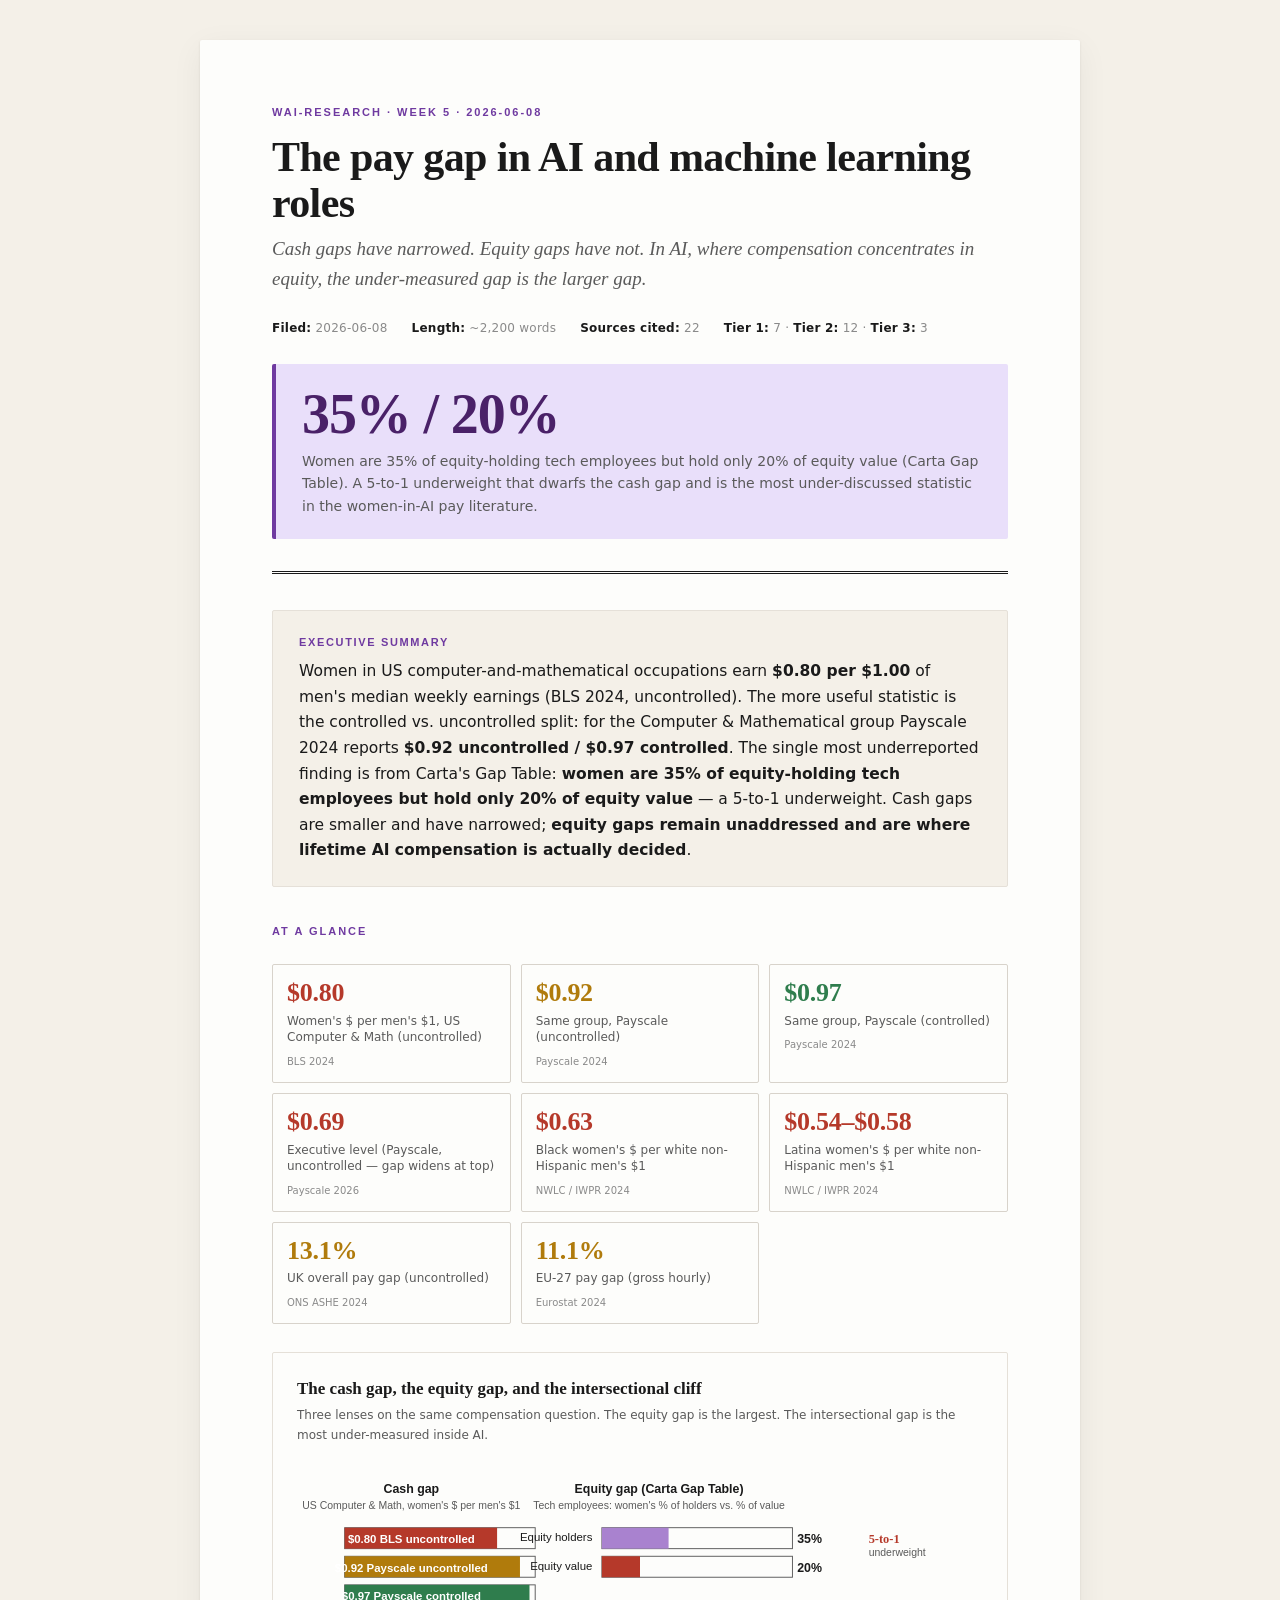
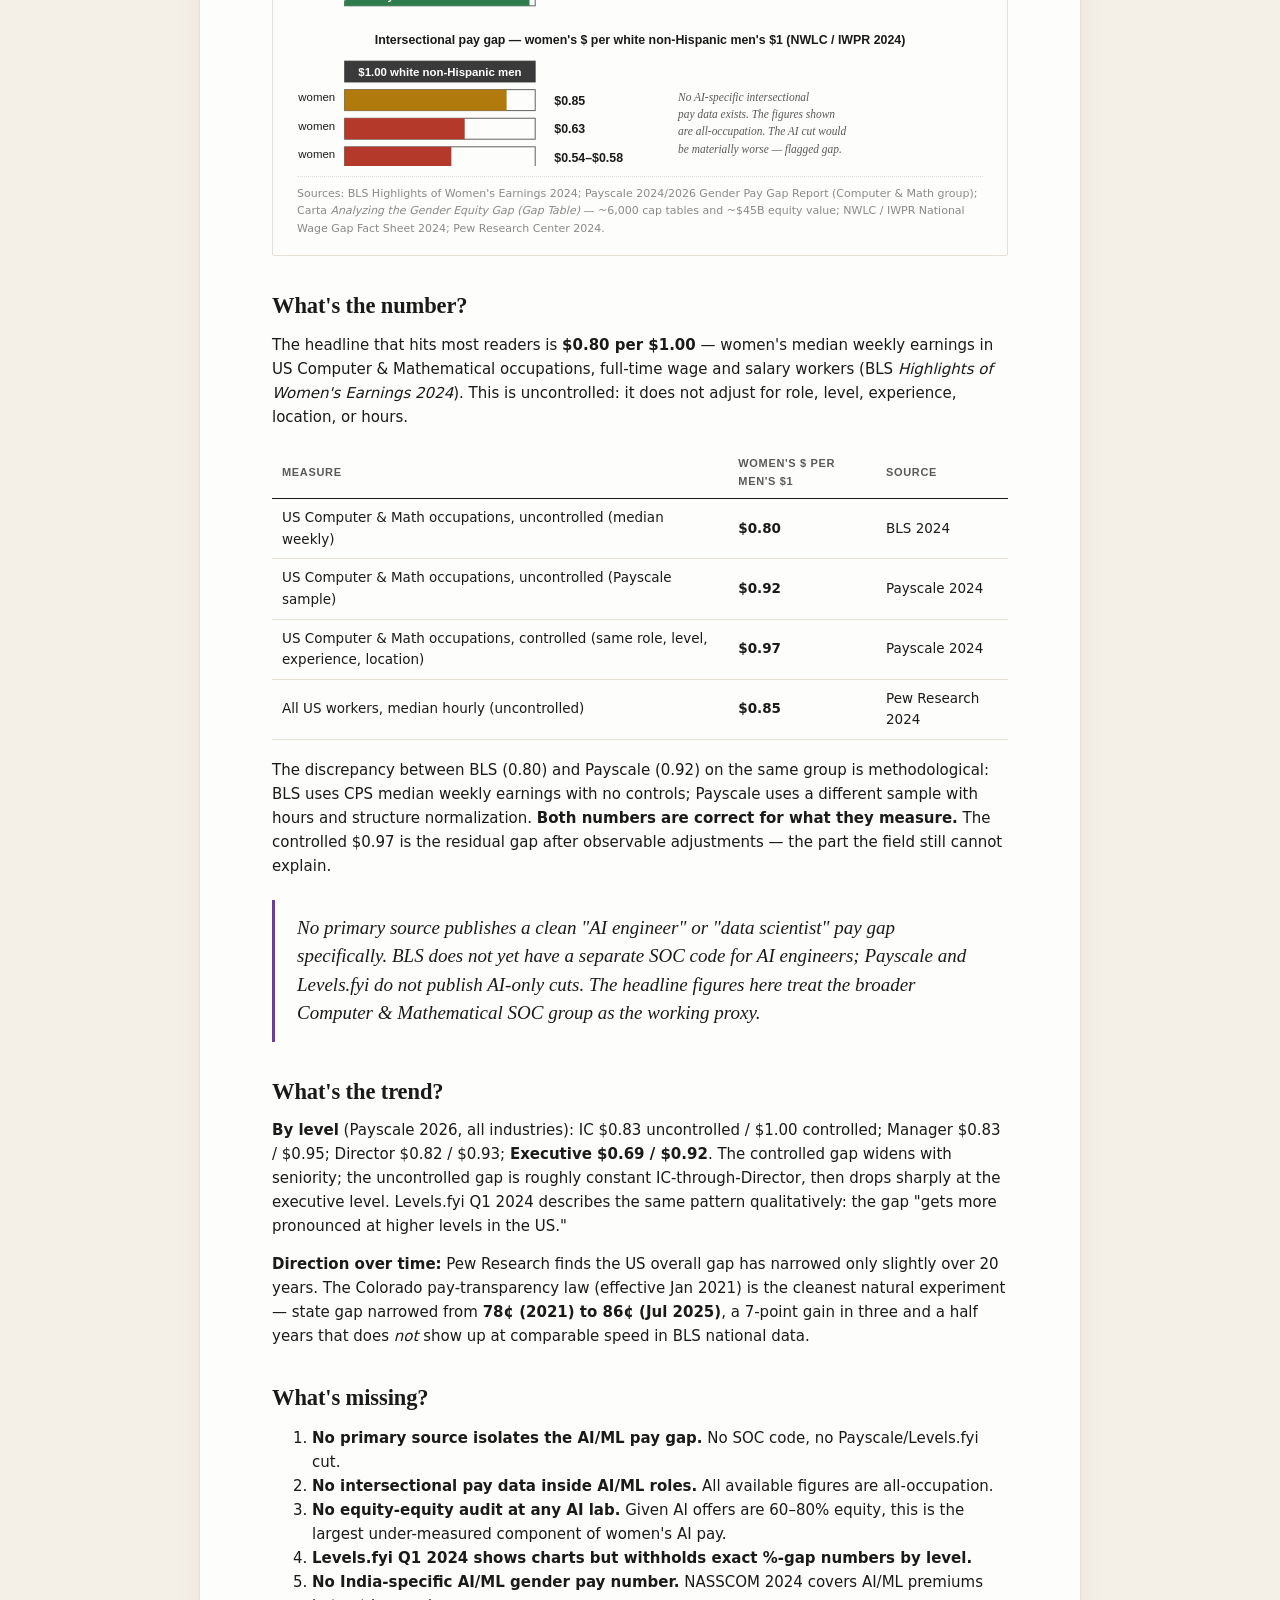
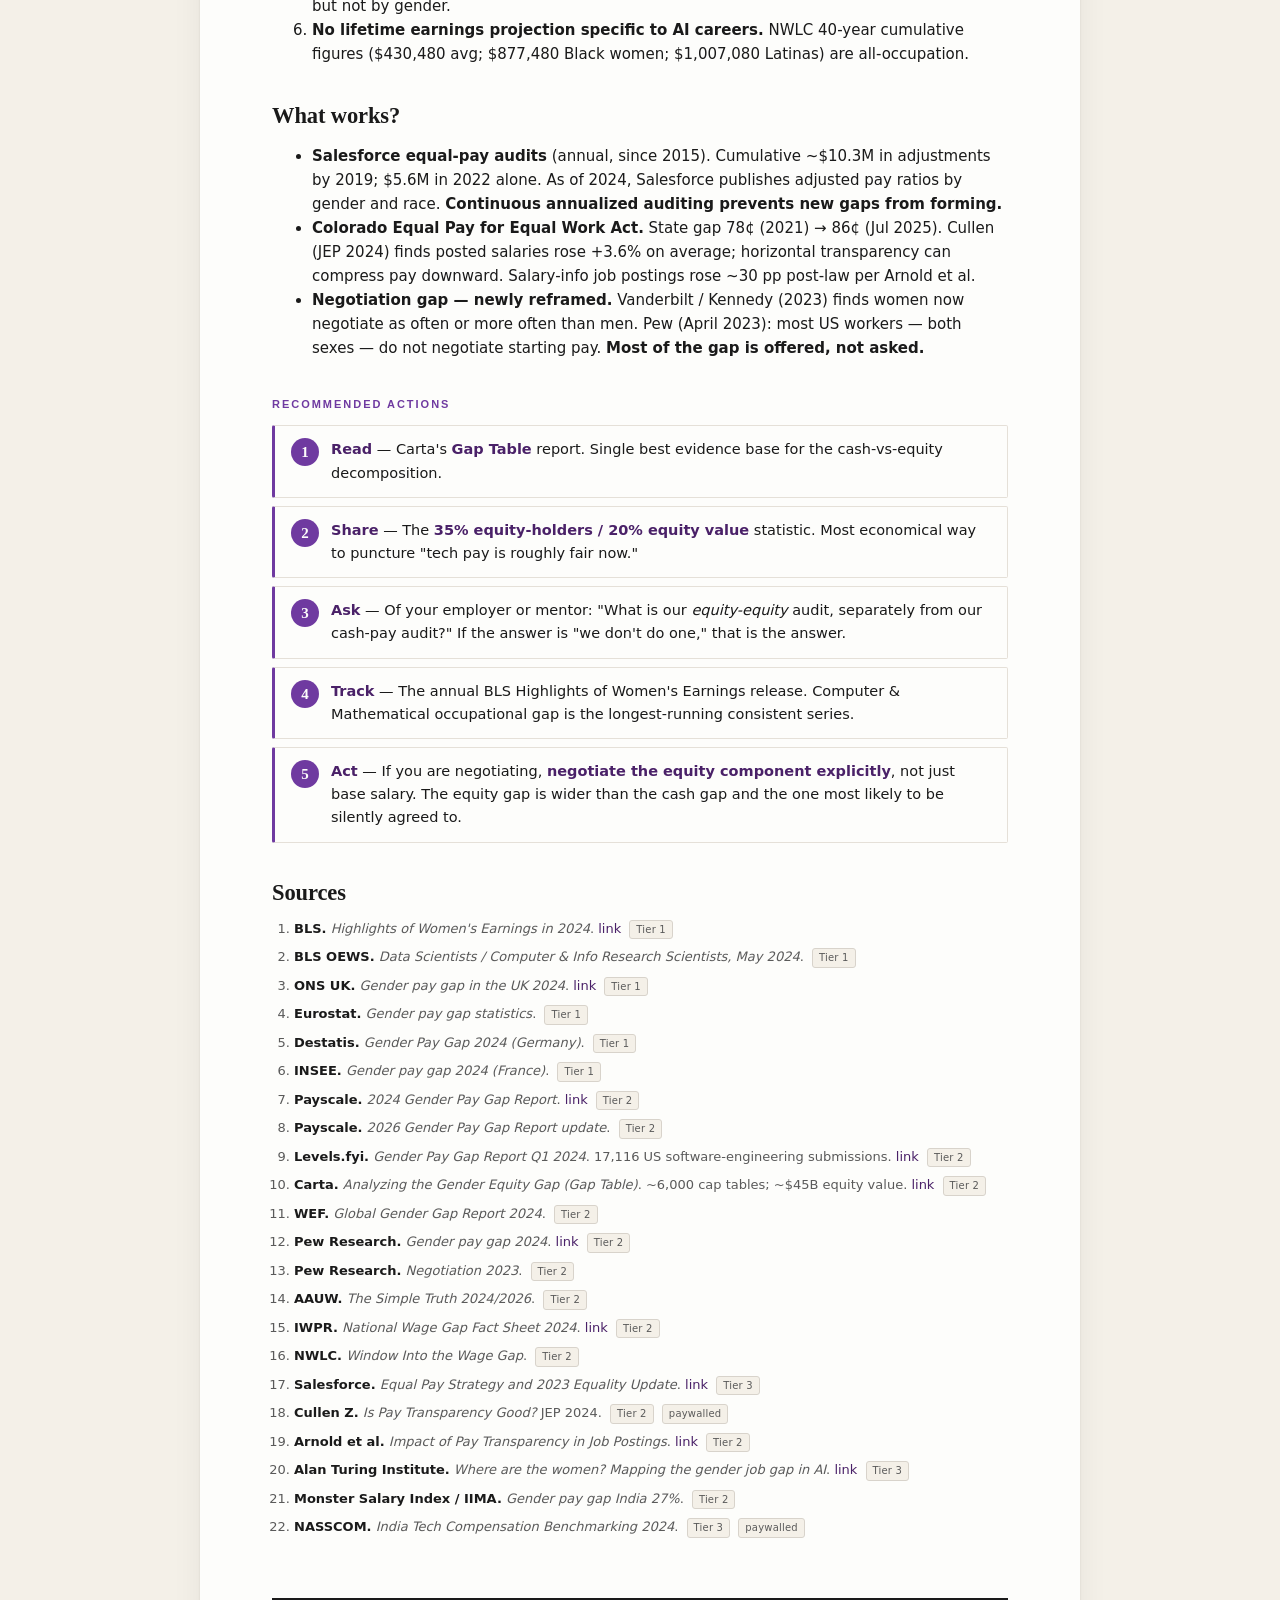
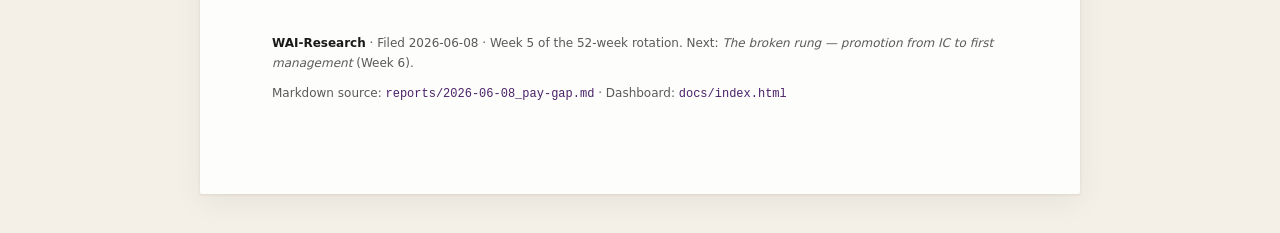
<file: whitepapers/2026-06-08_pay-gap.html>
<!doctype html>
<html lang="en">
<head>
<meta charset="utf-8">
<meta name="viewport" content="width=device-width, initial-scale=1">
<title>The pay gap in AI and machine learning roles — WAI-Research Week 5</title>
<link rel="stylesheet" href="_assets/style.css">
</head>
<body>
<article class="paper">

<header class="cover">
  <div class="series">WAI-Research · Week 5 · 2026-06-08</div>
  <h1 class="title">The pay gap in AI and machine learning roles</h1>
  <p class="subtitle">Cash gaps have narrowed. Equity gaps have not. In AI, where compensation concentrates in equity, the under-measured gap is the larger gap.</p>
  <div class="meta">
    <span><b>Filed:</b> 2026-06-08</span>
    <span><b>Length:</b> ~2,200 words</span>
    <span><b>Sources cited:</b> 22</span>
    <span><b>Tier 1:</b> 7 · <b>Tier 2:</b> 12 · <b>Tier 3:</b> 3</span>
  </div>
  <div class="hero">
    <div class="stat">35% / 20%</div>
    <div class="stat-caption">Women are 35% of equity-holding tech employees but hold only 20% of equity value (Carta Gap Table). A 5-to-1 underweight that dwarfs the cash gap and is the most under-discussed statistic in the women-in-AI pay literature.</div>
  </div>
</header>

<div class="exec">
  <div class="label">Executive summary</div>
  Women in US computer-and-mathematical occupations earn <b>$0.80 per $1.00</b> of men's median weekly earnings (BLS 2024, uncontrolled). The more useful statistic is the controlled vs. uncontrolled split: for the Computer &amp; Mathematical group Payscale 2024 reports <b>$0.92 uncontrolled / $0.97 controlled</b>. The single most underreported finding is from Carta's Gap Table: <b>women are 35% of equity-holding tech employees but hold only 20% of equity value</b> — a 5-to-1 underweight. Cash gaps are smaller and have narrowed; <b>equity gaps remain unaddressed and are where lifetime AI compensation is actually decided</b>.
</div>

<div class="section-label">At a glance</div>
<div class="glance">
  <div class="cell bad"><div class="v">$0.80</div><div class="l">Women's $ per men's $1, US Computer &amp; Math (uncontrolled)</div><div class="s">BLS 2024</div></div>
  <div class="cell warn"><div class="v">$0.92</div><div class="l">Same group, Payscale (uncontrolled)</div><div class="s">Payscale 2024</div></div>
  <div class="cell good"><div class="v">$0.97</div><div class="l">Same group, Payscale (controlled)</div><div class="s">Payscale 2024</div></div>
  <div class="cell bad"><div class="v">$0.69</div><div class="l">Executive level (Payscale, uncontrolled — gap widens at top)</div><div class="s">Payscale 2026</div></div>
  <div class="cell bad"><div class="v">$0.63</div><div class="l">Black women's $ per white non-Hispanic men's $1</div><div class="s">NWLC / IWPR 2024</div></div>
  <div class="cell bad"><div class="v">$0.54–$0.58</div><div class="l">Latina women's $ per white non-Hispanic men's $1</div><div class="s">NWLC / IWPR 2024</div></div>
  <div class="cell warn"><div class="v">13.1%</div><div class="l">UK overall pay gap (uncontrolled)</div><div class="s">ONS ASHE 2024</div></div>
  <div class="cell warn"><div class="v">11.1%</div><div class="l">EU-27 pay gap (gross hourly)</div><div class="s">Eurostat 2024</div></div>
</div>

<div class="chart">
  <div class="title">The cash gap, the equity gap, and the intersectional cliff</div>
  <div class="sub">Three lenses on the same compensation question. The equity gap is the largest. The intersectional gap is the most under-measured inside AI.</div>
  <svg viewBox="0 0 720 320" xmlns="http://www.w3.org/2000/svg" role="img" aria-label="Three visualizations: cash gap, equity gap, and intersectional gap">
    <!-- Cash gap -->
    <text x="120" y="34" text-anchor="middle" font-size="13" font-weight="700" fill="#1a1a1a" font-family="Inter, sans-serif">Cash gap</text>
    <text x="120" y="50" text-anchor="middle" font-size="11" fill="#5a5a5a" font-family="Inter, sans-serif">US Computer &amp; Math, women's $ per men's $1</text>
    <!-- bars: width 80, scale: $1 = 200 -->
    <rect x="50" y="70" width="200" height="22" fill="#fdfdfb" stroke="#5a5a5a"/>
    <rect x="50" y="70" width="160" height="22" fill="#b5392a"/>
    <text x="120" y="86" text-anchor="middle" font-size="12" font-weight="700" fill="white" font-family="Inter, sans-serif">$0.80 BLS uncontrolled</text>

    <rect x="50" y="100" width="200" height="22" fill="#fdfdfb" stroke="#5a5a5a"/>
    <rect x="50" y="100" width="184" height="22" fill="#b07b0c"/>
    <text x="120" y="116" text-anchor="middle" font-size="12" font-weight="700" fill="white" font-family="Inter, sans-serif">$0.92 Payscale uncontrolled</text>

    <rect x="50" y="130" width="200" height="22" fill="#fdfdfb" stroke="#5a5a5a"/>
    <rect x="50" y="130" width="194" height="22" fill="#2f7d4d"/>
    <text x="120" y="146" text-anchor="middle" font-size="12" font-weight="700" fill="white" font-family="Inter, sans-serif">$0.97 Payscale controlled</text>

    <!-- Equity gap (Carta) -->
    <text x="380" y="34" text-anchor="middle" font-size="13" font-weight="700" fill="#1a1a1a" font-family="Inter, sans-serif">Equity gap (Carta Gap Table)</text>
    <text x="380" y="50" text-anchor="middle" font-size="11" fill="#5a5a5a" font-family="Inter, sans-serif">Tech employees: women's % of holders vs. % of value</text>

    <text x="310" y="84" text-anchor="end" font-size="12" fill="#1a1a1a" font-family="Inter, sans-serif">Equity holders</text>
    <rect x="320" y="70" width="200" height="22" fill="#fdfdfb" stroke="#5a5a5a"/>
    <rect x="320" y="70" width="70" height="22" fill="#a982cf"/>
    <text x="525" y="86" font-size="13" font-weight="700" fill="#1a1a1a" font-family="Inter, sans-serif">35%</text>

    <text x="310" y="114" text-anchor="end" font-size="12" fill="#1a1a1a" font-family="Inter, sans-serif">Equity value</text>
    <rect x="320" y="100" width="200" height="22" fill="#fdfdfb" stroke="#5a5a5a"/>
    <rect x="320" y="100" width="40" height="22" fill="#b5392a"/>
    <text x="525" y="116" font-size="13" font-weight="700" fill="#1a1a1a" font-family="Inter, sans-serif">20%</text>

    <text x="600" y="86" font-size="13" font-weight="700" fill="#b5392a" font-family="Charter,Georgia,serif">5-to-1</text>
    <text x="600" y="100" font-size="11" fill="#5a5a5a" font-family="Inter, sans-serif">underweight</text>

    <!-- Intersectional gap -->
    <text x="360" y="192" text-anchor="middle" font-size="13" font-weight="700" fill="#1a1a1a" font-family="Inter, sans-serif">Intersectional pay gap — women's $ per white non-Hispanic men's $1 (NWLC / IWPR 2024)</text>
    <!-- baseline -->
    <rect x="50" y="210" width="200" height="22" fill="#fdfdfb" stroke="#5a5a5a"/>
    <rect x="50" y="210" width="200" height="22" fill="#3a3a3a"/>
    <text x="150" y="226" text-anchor="middle" font-size="12" font-weight="700" fill="white" font-family="Inter, sans-serif">$1.00 white non-Hispanic men</text>

    <!-- White women (uncontrolled US median ~ 0.85 per Pew) -->
    <text x="40" y="252" text-anchor="end" font-size="12" fill="#1a1a1a" font-family="Inter, sans-serif">White women</text>
    <rect x="50" y="240" width="200" height="22" fill="#fdfdfb" stroke="#5a5a5a"/>
    <rect x="50" y="240" width="170" height="22" fill="#b07b0c"/>
    <text x="270" y="256" font-size="13" font-weight="700" fill="#1a1a1a" font-family="Inter, sans-serif">$0.85</text>

    <!-- Black women -->
    <text x="40" y="282" text-anchor="end" font-size="12" fill="#1a1a1a" font-family="Inter, sans-serif">Black women</text>
    <rect x="50" y="270" width="200" height="22" fill="#fdfdfb" stroke="#5a5a5a"/>
    <rect x="50" y="270" width="126" height="22" fill="#b5392a"/>
    <text x="270" y="286" font-size="13" font-weight="700" fill="#1a1a1a" font-family="Inter, sans-serif">$0.63</text>

    <!-- Latina women -->
    <text x="40" y="312" text-anchor="end" font-size="12" fill="#1a1a1a" font-family="Inter, sans-serif">Latina women</text>
    <rect x="50" y="300" width="200" height="22" fill="#fdfdfb" stroke="#5a5a5a"/>
    <rect x="50" y="300" width="112" height="22" fill="#b5392a"/>
    <text x="270" y="316" font-size="13" font-weight="700" fill="#1a1a1a" font-family="Inter, sans-serif">$0.54–$0.58</text>

    <!-- annotation right side -->
    <text x="400" y="252" font-size="12" font-style="italic" fill="#5a5a5a" font-family="Charter,Georgia,serif">No AI-specific intersectional</text>
    <text x="400" y="270" font-size="12" font-style="italic" fill="#5a5a5a" font-family="Charter,Georgia,serif">pay data exists. The figures shown</text>
    <text x="400" y="288" font-size="12" font-style="italic" fill="#5a5a5a" font-family="Charter,Georgia,serif">are all-occupation. The AI cut would</text>
    <text x="400" y="306" font-size="12" font-style="italic" fill="#5a5a5a" font-family="Charter,Georgia,serif">be materially worse — flagged gap.</text>
  </svg>
  <div class="footer">Sources: BLS Highlights of Women's Earnings 2024; Payscale 2024/2026 Gender Pay Gap Report (Computer &amp; Math group); Carta <i>Analyzing the Gender Equity Gap (Gap Table)</i> — ~6,000 cap tables and ~$45B equity value; NWLC / IWPR National Wage Gap Fact Sheet 2024; Pew Research Center 2024.</div>
</div>

<h2>What's the number?</h2>
<p>The headline that hits most readers is <b>$0.80 per $1.00</b> — women's median weekly earnings in US Computer &amp; Mathematical occupations, full-time wage and salary workers (BLS <i>Highlights of Women's Earnings 2024</i>). This is uncontrolled: it does not adjust for role, level, experience, location, or hours.</p>

<table class="data">
<thead><tr><th>Measure</th><th>Women's $ per men's $1</th><th>Source</th></tr></thead>
<tbody>
<tr><td>US Computer &amp; Math occupations, uncontrolled (median weekly)</td><td><b>$0.80</b></td><td>BLS 2024</td></tr>
<tr><td>US Computer &amp; Math occupations, uncontrolled (Payscale sample)</td><td><b>$0.92</b></td><td>Payscale 2024</td></tr>
<tr><td>US Computer &amp; Math occupations, controlled (same role, level, experience, location)</td><td><b>$0.97</b></td><td>Payscale 2024</td></tr>
<tr><td>All US workers, median hourly (uncontrolled)</td><td><b>$0.85</b></td><td>Pew Research 2024</td></tr>
</tbody>
</table>

<p>The discrepancy between BLS (0.80) and Payscale (0.92) on the same group is methodological: BLS uses CPS median weekly earnings with no controls; Payscale uses a different sample with hours and structure normalization. <b>Both numbers are correct for what they measure.</b> The controlled $0.97 is the residual gap after observable adjustments — the part the field still cannot explain.</p>

<div class="pull">No primary source publishes a clean "AI engineer" or "data scientist" pay gap specifically. BLS does not yet have a separate SOC code for AI engineers; Payscale and Levels.fyi do not publish AI-only cuts. The headline figures here treat the broader Computer &amp; Mathematical SOC group as the working proxy.</div>

<h2>What's the trend?</h2>
<p><b>By level</b> (Payscale 2026, all industries): IC $0.83 uncontrolled / $1.00 controlled; Manager $0.83 / $0.95; Director $0.82 / $0.93; <b>Executive $0.69 / $0.92</b>. The controlled gap widens with seniority; the uncontrolled gap is roughly constant IC-through-Director, then drops sharply at the executive level. Levels.fyi Q1 2024 describes the same pattern qualitatively: the gap "gets more pronounced at higher levels in the US."</p>

<p><b>Direction over time:</b> Pew Research finds the US overall gap has narrowed only slightly over 20 years. The Colorado pay-transparency law (effective Jan 2021) is the cleanest natural experiment — state gap narrowed from <b>78¢ (2021) to 86¢ (Jul 2025)</b>, a 7-point gain in three and a half years that does <i>not</i> show up at comparable speed in BLS national data.</p>

<h2>What's missing?</h2>
<ol>
<li><b>No primary source isolates the AI/ML pay gap.</b> No SOC code, no Payscale/Levels.fyi cut.</li>
<li><b>No intersectional pay data inside AI/ML roles.</b> All available figures are all-occupation.</li>
<li><b>No equity-equity audit at any AI lab.</b> Given AI offers are 60–80% equity, this is the largest under-measured component of women's AI pay.</li>
<li><b>Levels.fyi Q1 2024 shows charts but withholds exact %-gap numbers by level.</b></li>
<li><b>No India-specific AI/ML gender pay number.</b> NASSCOM 2024 covers AI/ML premiums but not by gender.</li>
<li><b>No lifetime earnings projection specific to AI careers.</b> NWLC 40-year cumulative figures ($430,480 avg; $877,480 Black women; $1,007,080 Latinas) are all-occupation.</li>
</ol>

<h2>What works?</h2>
<ul>
<li><b>Salesforce equal-pay audits</b> (annual, since 2015). Cumulative ~$10.3M in adjustments by 2019; $5.6M in 2022 alone. As of 2024, Salesforce publishes adjusted pay ratios by gender and race. <b>Continuous annualized auditing prevents new gaps from forming.</b></li>
<li><b>Colorado Equal Pay for Equal Work Act.</b> State gap 78¢ (2021) → 86¢ (Jul 2025). Cullen (JEP 2024) finds posted salaries rose +3.6% on average; horizontal transparency can compress pay downward. Salary-info job postings rose ~30 pp post-law per Arnold et al.</li>
<li><b>Negotiation gap — newly reframed.</b> Vanderbilt / Kennedy (2023) finds women now negotiate as often or more often than men. Pew (April 2023): most US workers — both sexes — do not negotiate starting pay. <b>Most of the gap is offered, not asked.</b></li>
</ul>

<div class="section-label">Recommended actions</div>
<ol class="actions">
<li><b>Read</b> — Carta's <b>Gap Table</b> report. Single best evidence base for the cash-vs-equity decomposition.</li>
<li><b>Share</b> — The <b>35% equity-holders / 20% equity value</b> statistic. Most economical way to puncture "tech pay is roughly fair now."</li>
<li><b>Ask</b> — Of your employer or mentor: "What is our <i>equity-equity</i> audit, separately from our cash-pay audit?" If the answer is "we don't do one," that is the answer.</li>
<li><b>Track</b> — The annual BLS Highlights of Women's Earnings release. Computer &amp; Mathematical occupational gap is the longest-running consistent series.</li>
<li><b>Act</b> — If you are negotiating, <b>negotiate the equity component explicitly</b>, not just base salary. The equity gap is wider than the cash gap and the one most likely to be silently agreed to.</li>
</ol>

<h2>Sources</h2>
<ol class="sources">
<li><b>BLS.</b> <i>Highlights of Women's Earnings in 2024</i>. <a href="https://www.bls.gov/opub/reports/womens-earnings/2024/home.htm">link</a> <span class="tag">Tier 1</span></li>
<li><b>BLS OEWS.</b> <i>Data Scientists / Computer &amp; Info Research Scientists, May 2024</i>. <span class="tag">Tier 1</span></li>
<li><b>ONS UK.</b> <i>Gender pay gap in the UK 2024</i>. <a href="https://www.ons.gov.uk/employmentandlabourmarket/peopleinwork/earningsandworkinghours/bulletins/genderpaygapintheuk/2024">link</a> <span class="tag">Tier 1</span></li>
<li><b>Eurostat.</b> <i>Gender pay gap statistics</i>. <span class="tag">Tier 1</span></li>
<li><b>Destatis.</b> <i>Gender Pay Gap 2024 (Germany)</i>. <span class="tag">Tier 1</span></li>
<li><b>INSEE.</b> <i>Gender pay gap 2024 (France)</i>. <span class="tag">Tier 1</span></li>
<li><b>Payscale.</b> <i>2024 Gender Pay Gap Report</i>. <a href="https://www.payscale.com/content/report/2024-gender-pay-gap-report.pdf">link</a> <span class="tag">Tier 2</span></li>
<li><b>Payscale.</b> <i>2026 Gender Pay Gap Report update</i>. <span class="tag">Tier 2</span></li>
<li><b>Levels.fyi.</b> <i>Gender Pay Gap Report Q1 2024</i>. 17,116 US software-engineering submissions. <a href="https://www.levels.fyi/2024/gender-pay-gap/">link</a> <span class="tag">Tier 2</span></li>
<li><b>Carta.</b> <i>Analyzing the Gender Equity Gap (Gap Table)</i>. ~6,000 cap tables; ~$45B equity value. <a href="https://carta.com/data/gap-table/">link</a> <span class="tag">Tier 2</span></li>
<li><b>WEF.</b> <i>Global Gender Gap Report 2024</i>. <span class="tag">Tier 2</span></li>
<li><b>Pew Research.</b> <i>Gender pay gap 2024</i>. <a href="https://www.pewresearch.org/short-reads/2025/03/04/gender-pay-gap-in-us-has-narrowed-slightly-over-2-decades/">link</a> <span class="tag">Tier 2</span></li>
<li><b>Pew Research.</b> <i>Negotiation 2023</i>. <span class="tag">Tier 2</span></li>
<li><b>AAUW.</b> <i>The Simple Truth 2024/2026</i>. <span class="tag">Tier 2</span></li>
<li><b>IWPR.</b> <i>National Wage Gap Fact Sheet 2024</i>. <a href="https://iwpr.org/wp-content/uploads/2024/09/IWPR-National-Wage-Gap-Fact-Sheet-2024.pdf">link</a> <span class="tag">Tier 2</span></li>
<li><b>NWLC.</b> <i>Window Into the Wage Gap</i>. <span class="tag">Tier 2</span></li>
<li><b>Salesforce.</b> <i>Equal Pay Strategy and 2023 Equality Update</i>. <a href="https://www.salesforce.com/news/stories/our-pay-philosophy/">link</a> <span class="tag">Tier 3</span></li>
<li><b>Cullen Z.</b> <i>Is Pay Transparency Good?</i> JEP 2024. <span class="tag">Tier 2</span> <span class="tag">paywalled</span></li>
<li><b>Arnold et al.</b> <i>Impact of Pay Transparency in Job Postings</i>. <a href="https://darnold199.github.io/pay_transparency_draft.pdf">link</a> <span class="tag">Tier 2</span></li>
<li><b>Alan Turing Institute.</b> <i>Where are the women? Mapping the gender job gap in AI</i>. <a href="https://www.turing.ac.uk/news/where-are-women-mapping-gender-job-gap-ai">link</a> <span class="tag">Tier 3</span></li>
<li><b>Monster Salary Index / IIMA.</b> <i>Gender pay gap India 27%</i>. <span class="tag">Tier 2</span></li>
<li><b>NASSCOM.</b> <i>India Tech Compensation Benchmarking 2024</i>. <span class="tag">Tier 3</span> <span class="tag">paywalled</span></li>
</ol>

<footer class="colophon">
  <p><b>WAI-Research</b> · Filed 2026-06-08 · Week 5 of the 52-week rotation. Next: <i>The broken rung — promotion from IC to first management</i> (Week 6).</p>
  <p>Markdown source: <a href="../reports/2026-06-08_pay-gap.md"><code>reports/2026-06-08_pay-gap.md</code></a> · Dashboard: <a href="../docs/index.html"><code>docs/index.html</code></a></p>
</footer>

</article>
</body>
</html>
</file>
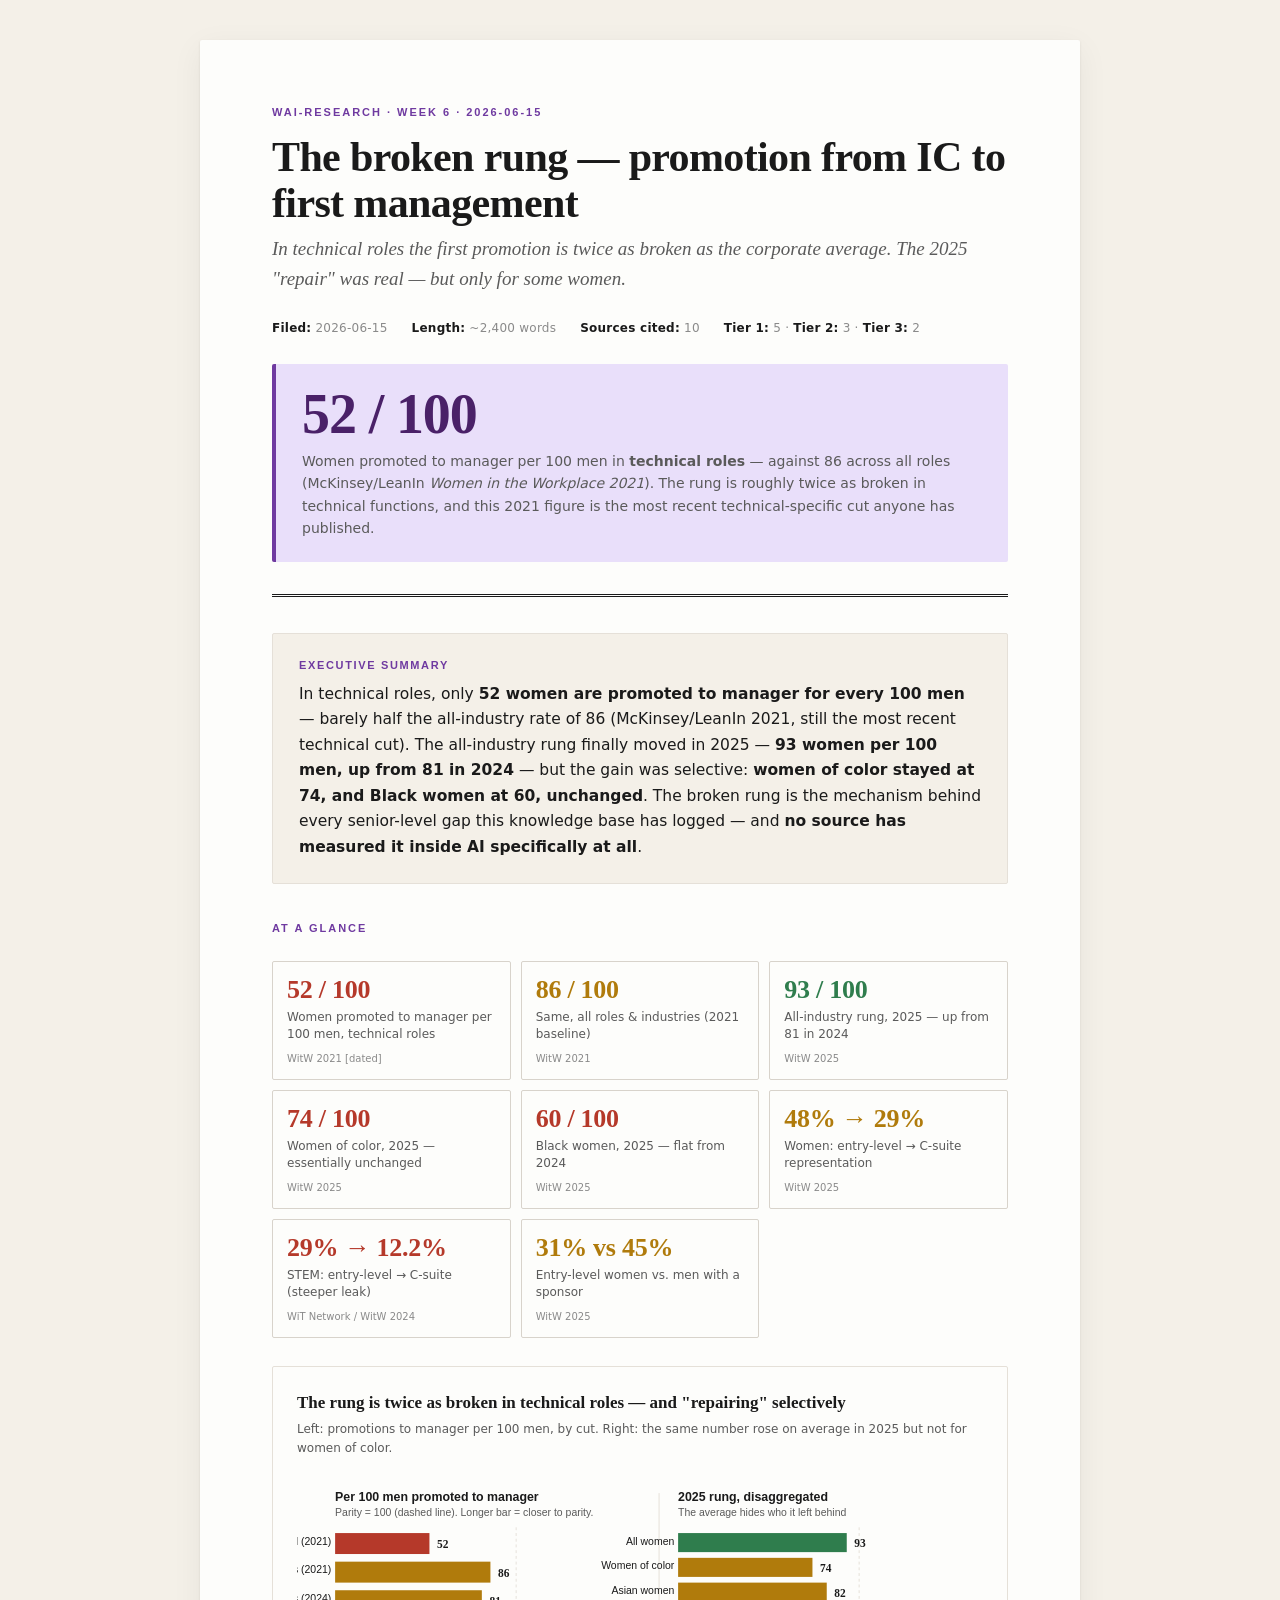
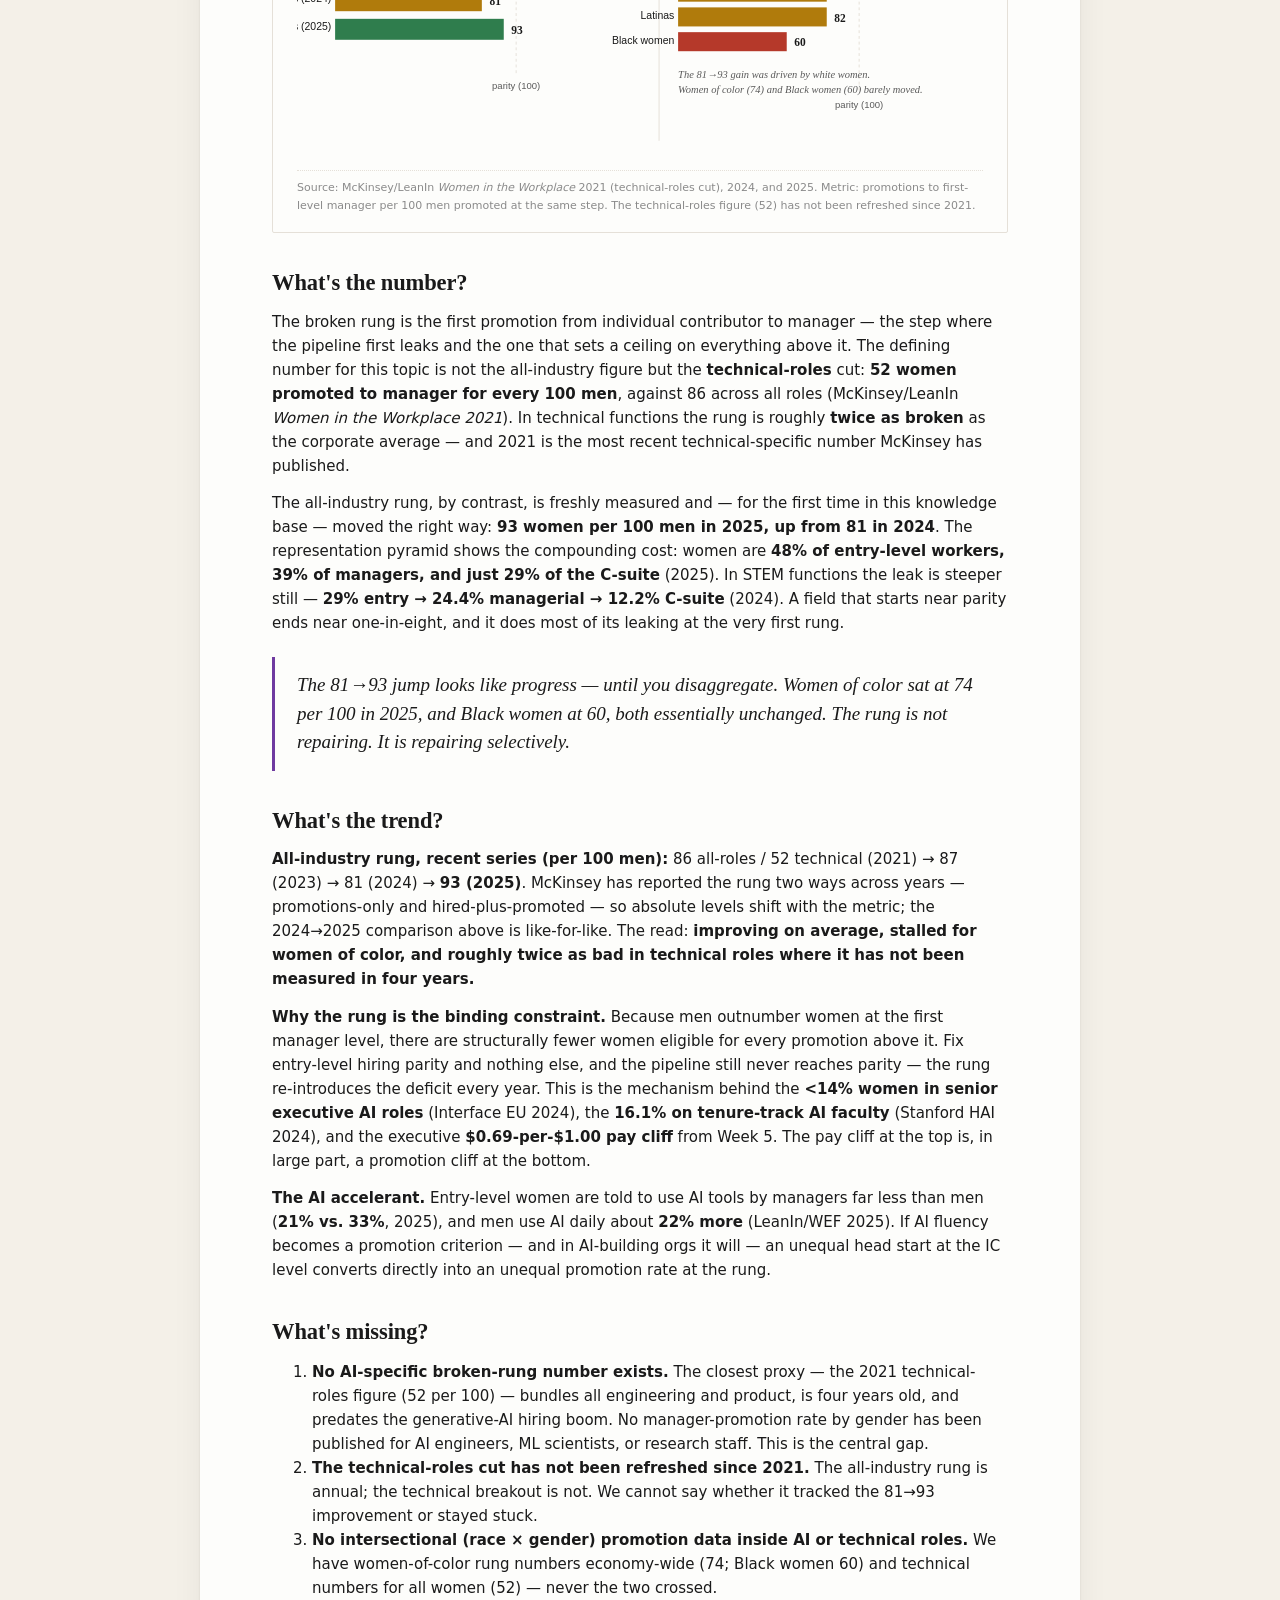
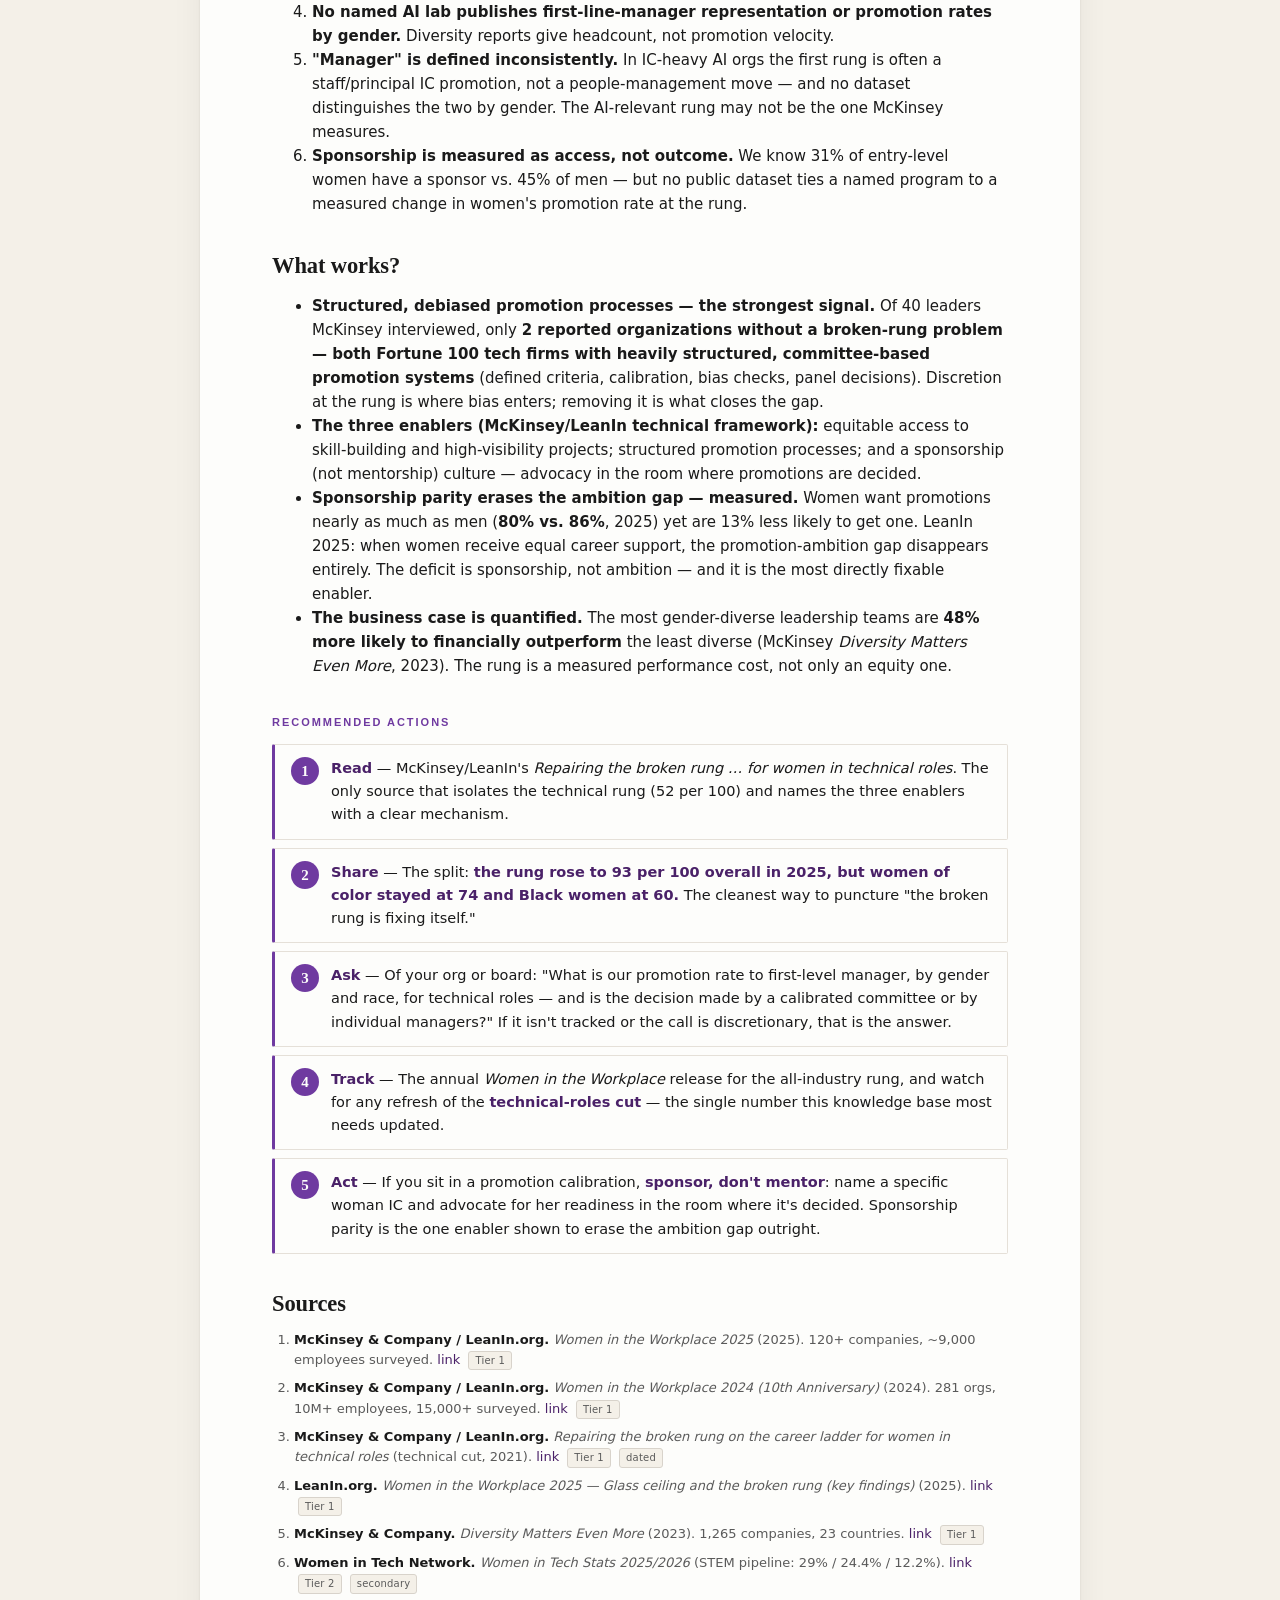
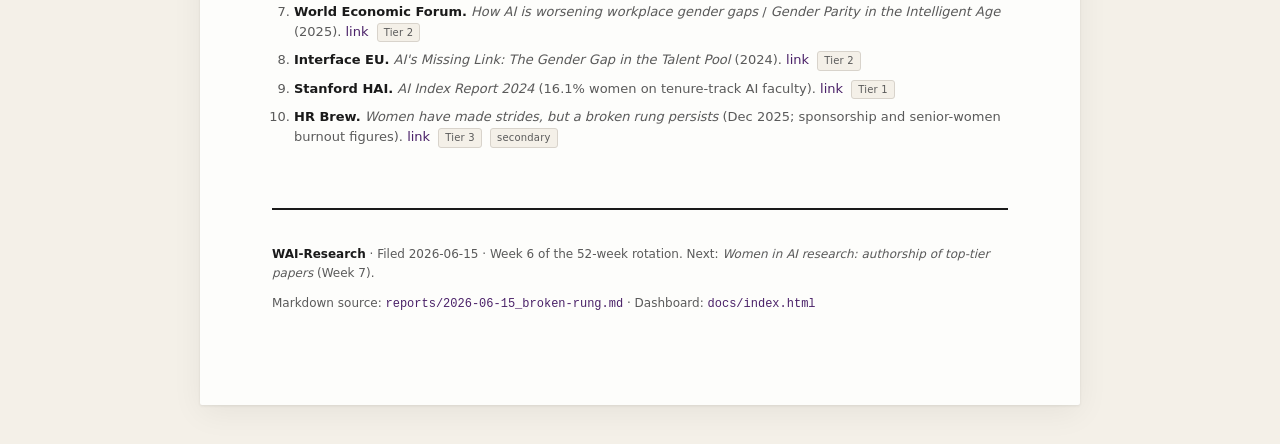
<file: whitepapers/2026-06-15_broken-rung.html>
<!doctype html>
<html lang="en">
<head>
<meta charset="utf-8">
<meta name="viewport" content="width=device-width, initial-scale=1">
<title>The broken rung — promotion from IC to first management — WAI-Research Week 6</title>
<link rel="stylesheet" href="_assets/style.css">
</head>
<body>
<article class="paper">

<header class="cover">
  <div class="series">WAI-Research · Week 6 · 2026-06-15</div>
  <h1 class="title">The broken rung — promotion from IC to first management</h1>
  <p class="subtitle">In technical roles the first promotion is twice as broken as the corporate average. The 2025 "repair" was real — but only for some women.</p>
  <div class="meta">
    <span><b>Filed:</b> 2026-06-15</span>
    <span><b>Length:</b> ~2,400 words</span>
    <span><b>Sources cited:</b> 10</span>
    <span><b>Tier 1:</b> 5 · <b>Tier 2:</b> 3 · <b>Tier 3:</b> 2</span>
  </div>
  <div class="hero">
    <div class="stat">52 / 100</div>
    <div class="stat-caption">Women promoted to manager per 100 men in <b>technical roles</b> — against 86 across all roles (McKinsey/LeanIn <i>Women in the Workplace 2021</i>). The rung is roughly twice as broken in technical functions, and this 2021 figure is the most recent technical-specific cut anyone has published.</div>
  </div>
</header>

<div class="exec">
  <div class="label">Executive summary</div>
  In technical roles, only <b>52 women are promoted to manager for every 100 men</b> — barely half the all-industry rate of 86 (McKinsey/LeanIn 2021, still the most recent technical cut). The all-industry rung finally moved in 2025 — <b>93 women per 100 men, up from 81 in 2024</b> — but the gain was selective: <b>women of color stayed at 74, and Black women at 60, unchanged</b>. The broken rung is the mechanism behind every senior-level gap this knowledge base has logged — and <b>no source has measured it inside AI specifically at all</b>.
</div>

<div class="section-label">At a glance</div>
<div class="glance">
  <div class="cell bad"><div class="v">52 / 100</div><div class="l">Women promoted to manager per 100 men, technical roles</div><div class="s">WitW 2021 [dated]</div></div>
  <div class="cell warn"><div class="v">86 / 100</div><div class="l">Same, all roles &amp; industries (2021 baseline)</div><div class="s">WitW 2021</div></div>
  <div class="cell good"><div class="v">93 / 100</div><div class="l">All-industry rung, 2025 — up from 81 in 2024</div><div class="s">WitW 2025</div></div>
  <div class="cell bad"><div class="v">74 / 100</div><div class="l">Women of color, 2025 — essentially unchanged</div><div class="s">WitW 2025</div></div>
  <div class="cell bad"><div class="v">60 / 100</div><div class="l">Black women, 2025 — flat from 2024</div><div class="s">WitW 2025</div></div>
  <div class="cell warn"><div class="v">48% → 29%</div><div class="l">Women: entry-level → C-suite representation</div><div class="s">WitW 2025</div></div>
  <div class="cell bad"><div class="v">29% → 12.2%</div><div class="l">STEM: entry-level → C-suite (steeper leak)</div><div class="s">WiT Network / WitW 2024</div></div>
  <div class="cell warn"><div class="v">31% vs 45%</div><div class="l">Entry-level women vs. men with a sponsor</div><div class="s">WitW 2025</div></div>
</div>

<div class="chart">
  <div class="title">The rung is twice as broken in technical roles — and "repairing" selectively</div>
  <div class="sub">Left: promotions to manager per 100 men, by cut. Right: the same number rose on average in 2025 but not for women of color.</div>
  <svg viewBox="0 0 720 300" xmlns="http://www.w3.org/2000/svg" role="img" aria-label="Broken rung promotion rates by role type and by race">
    <!-- LEFT PANEL: by role/cut -->
    <text x="40" y="28" font-size="13" font-weight="700" fill="#1a1a1a" font-family="Inter, sans-serif">Per 100 men promoted to manager</text>
    <text x="40" y="44" font-size="11" fill="#5a5a5a" font-family="Inter, sans-serif">Parity = 100 (dashed line). Longer bar = closer to parity.</text>

    <!-- parity reference line at x = 40 + 100*1.9 = 230 -->
    <line x1="230" y1="56" x2="230" y2="210" stroke="#e5e0d8" stroke-dasharray="3 3"/>
    <text x="230" y="226" text-anchor="middle" font-size="10" fill="#5a5a5a" font-family="Inter, sans-serif">parity (100)</text>

    <!-- Technical 52 -->
    <text x="36" y="74" text-anchor="end" font-size="11" fill="#1a1a1a" font-family="Inter, sans-serif">Technical (2021)</text>
    <rect x="40" y="62" width="99" height="22" fill="#b5392a"/>
    <text x="147" y="78" font-size="12" font-weight="700" fill="#1a1a1a" font-family="Charter,Georgia,serif">52</text>

    <!-- All roles 2021 86 -->
    <text x="36" y="104" text-anchor="end" font-size="11" fill="#1a1a1a" font-family="Inter, sans-serif">All roles (2021)</text>
    <rect x="40" y="92" width="163" height="22" fill="#b07b0c"/>
    <text x="211" y="108" font-size="12" font-weight="700" fill="#1a1a1a" font-family="Charter,Georgia,serif">86</text>

    <!-- All roles 2024 81 -->
    <text x="36" y="134" text-anchor="end" font-size="11" fill="#1a1a1a" font-family="Inter, sans-serif">All roles (2024)</text>
    <rect x="40" y="122" width="154" height="22" fill="#b07b0c"/>
    <text x="202" y="138" font-size="12" font-weight="700" fill="#1a1a1a" font-family="Charter,Georgia,serif">81</text>

    <!-- All roles 2025 93 -->
    <text x="36" y="164" text-anchor="end" font-size="11" fill="#1a1a1a" font-family="Inter, sans-serif">All roles (2025)</text>
    <rect x="40" y="152" width="177" height="22" fill="#2f7d4d"/>
    <text x="225" y="168" font-size="12" font-weight="700" fill="#1a1a1a" font-family="Charter,Georgia,serif">93</text>

    <!-- divider -->
    <line x1="380" y1="20" x2="380" y2="280" stroke="#e5e0d8"/>

    <!-- RIGHT PANEL: 2025 by race -->
    <text x="400" y="28" font-size="13" font-weight="700" fill="#1a1a1a" font-family="Inter, sans-serif">2025 rung, disaggregated</text>
    <text x="400" y="44" font-size="11" fill="#5a5a5a" font-family="Inter, sans-serif">The average hides who it left behind</text>

    <line x1="590" y1="56" x2="590" y2="230" stroke="#e5e0d8" stroke-dasharray="3 3"/>
    <text x="590" y="246" text-anchor="middle" font-size="10" fill="#5a5a5a" font-family="Inter, sans-serif">parity (100)</text>

    <!-- scale: x = 400 + value*1.9 ; 100 -> 590 -->
    <!-- All women 93 -->
    <text x="396" y="74" text-anchor="end" font-size="11" fill="#1a1a1a" font-family="Inter, sans-serif">All women</text>
    <rect x="400" y="62" width="177" height="20" fill="#2f7d4d"/>
    <text x="585" y="77" font-size="12" font-weight="700" fill="#1a1a1a" font-family="Charter,Georgia,serif">93</text>

    <!-- Women of color 74 -->
    <text x="396" y="100" text-anchor="end" font-size="11" fill="#1a1a1a" font-family="Inter, sans-serif">Women of color</text>
    <rect x="400" y="88" width="141" height="20" fill="#b07b0c"/>
    <text x="549" y="103" font-size="12" font-weight="700" fill="#1a1a1a" font-family="Charter,Georgia,serif">74</text>

    <!-- Asian 82 -->
    <text x="396" y="126" text-anchor="end" font-size="11" fill="#1a1a1a" font-family="Inter, sans-serif">Asian women</text>
    <rect x="400" y="114" width="156" height="20" fill="#b07b0c"/>
    <text x="564" y="129" font-size="12" font-weight="700" fill="#1a1a1a" font-family="Charter,Georgia,serif">82</text>

    <!-- Latina 82 -->
    <text x="396" y="152" text-anchor="end" font-size="11" fill="#1a1a1a" font-family="Inter, sans-serif">Latinas</text>
    <rect x="400" y="140" width="156" height="20" fill="#b07b0c"/>
    <text x="564" y="155" font-size="12" font-weight="700" fill="#1a1a1a" font-family="Charter,Georgia,serif">82</text>

    <!-- Black 60 -->
    <text x="396" y="178" text-anchor="end" font-size="11" fill="#1a1a1a" font-family="Inter, sans-serif">Black women</text>
    <rect x="400" y="166" width="114" height="20" fill="#b5392a"/>
    <text x="522" y="181" font-size="12" font-weight="700" fill="#1a1a1a" font-family="Charter,Georgia,serif">60</text>

    <text x="400" y="214" font-size="11" font-style="italic" fill="#5a5a5a" font-family="Charter,Georgia,serif">The 81→93 gain was driven by white women.</text>
    <text x="400" y="230" font-size="11" font-style="italic" fill="#5a5a5a" font-family="Charter,Georgia,serif">Women of color (74) and Black women (60) barely moved.</text>
  </svg>
  <div class="footer">Source: McKinsey/LeanIn <i>Women in the Workplace</i> 2021 (technical-roles cut), 2024, and 2025. Metric: promotions to first-level manager per 100 men promoted at the same step. The technical-roles figure (52) has not been refreshed since 2021.</div>
</div>

<h2>What's the number?</h2>
<p>The broken rung is the first promotion from individual contributor to manager — the step where the pipeline first leaks and the one that sets a ceiling on everything above it. The defining number for this topic is not the all-industry figure but the <b>technical-roles</b> cut: <b>52 women promoted to manager for every 100 men</b>, against 86 across all roles (McKinsey/LeanIn <i>Women in the Workplace 2021</i>). In technical functions the rung is roughly <b>twice as broken</b> as the corporate average — and 2021 is the most recent technical-specific number McKinsey has published.</p>

<p>The all-industry rung, by contrast, is freshly measured and — for the first time in this knowledge base — moved the right way: <b>93 women per 100 men in 2025, up from 81 in 2024</b>. The representation pyramid shows the compounding cost: women are <b>48% of entry-level workers, 39% of managers, and just 29% of the C-suite</b> (2025). In STEM functions the leak is steeper still — <b>29% entry → 24.4% managerial → 12.2% C-suite</b> (2024). A field that starts near parity ends near one-in-eight, and it does most of its leaking at the very first rung.</p>

<div class="pull">The 81→93 jump looks like progress — until you disaggregate. Women of color sat at 74 per 100 in 2025, and Black women at 60, both essentially unchanged. The rung is not repairing. It is repairing selectively.</div>

<h2>What's the trend?</h2>
<p><b>All-industry rung, recent series (per 100 men):</b> 86 all-roles / 52 technical (2021) → 87 (2023) → 81 (2024) → <b>93 (2025)</b>. McKinsey has reported the rung two ways across years — promotions-only and hired-plus-promoted — so absolute levels shift with the metric; the 2024→2025 comparison above is like-for-like. The read: <b>improving on average, stalled for women of color, and roughly twice as bad in technical roles where it has not been measured in four years.</b></p>

<p><b>Why the rung is the binding constraint.</b> Because men outnumber women at the first manager level, there are structurally fewer women eligible for every promotion above it. Fix entry-level hiring parity and nothing else, and the pipeline still never reaches parity — the rung re-introduces the deficit every year. This is the mechanism behind the <b>&lt;14% women in senior executive AI roles</b> (Interface EU 2024), the <b>16.1% on tenure-track AI faculty</b> (Stanford HAI 2024), and the executive <b>$0.69-per-$1.00 pay cliff</b> from Week 5. The pay cliff at the top is, in large part, a promotion cliff at the bottom.</p>

<p><b>The AI accelerant.</b> Entry-level women are told to use AI tools by managers far less than men (<b>21% vs. 33%</b>, 2025), and men use AI daily about <b>22% more</b> (LeanIn/WEF 2025). If AI fluency becomes a promotion criterion — and in AI-building orgs it will — an unequal head start at the IC level converts directly into an unequal promotion rate at the rung.</p>

<h2>What's missing?</h2>
<ol>
<li><b>No AI-specific broken-rung number exists.</b> The closest proxy — the 2021 technical-roles figure (52 per 100) — bundles all engineering and product, is four years old, and predates the generative-AI hiring boom. No manager-promotion rate by gender has been published for AI engineers, ML scientists, or research staff. This is the central gap.</li>
<li><b>The technical-roles cut has not been refreshed since 2021.</b> The all-industry rung is annual; the technical breakout is not. We cannot say whether it tracked the 81→93 improvement or stayed stuck.</li>
<li><b>No intersectional (race × gender) promotion data inside AI or technical roles.</b> We have women-of-color rung numbers economy-wide (74; Black women 60) and technical numbers for all women (52) — never the two crossed.</li>
<li><b>No named AI lab publishes first-line-manager representation or promotion rates by gender.</b> Diversity reports give headcount, not promotion velocity.</li>
<li><b>"Manager" is defined inconsistently.</b> In IC-heavy AI orgs the first rung is often a staff/principal IC promotion, not a people-management move — and no dataset distinguishes the two by gender. The AI-relevant rung may not be the one McKinsey measures.</li>
<li><b>Sponsorship is measured as access, not outcome.</b> We know 31% of entry-level women have a sponsor vs. 45% of men — but no public dataset ties a named program to a measured change in women's promotion rate at the rung.</li>
</ol>

<h2>What works?</h2>
<ul>
<li><b>Structured, debiased promotion processes — the strongest signal.</b> Of 40 leaders McKinsey interviewed, only <b>2 reported organizations without a broken-rung problem — both Fortune 100 tech firms with heavily structured, committee-based promotion systems</b> (defined criteria, calibration, bias checks, panel decisions). Discretion at the rung is where bias enters; removing it is what closes the gap.</li>
<li><b>The three enablers (McKinsey/LeanIn technical framework):</b> equitable access to skill-building and high-visibility projects; structured promotion processes; and a sponsorship (not mentorship) culture — advocacy in the room where promotions are decided.</li>
<li><b>Sponsorship parity erases the ambition gap — measured.</b> Women want promotions nearly as much as men (<b>80% vs. 86%</b>, 2025) yet are 13% less likely to get one. LeanIn 2025: when women receive equal career support, the promotion-ambition gap disappears entirely. The deficit is sponsorship, not ambition — and it is the most directly fixable enabler.</li>
<li><b>The business case is quantified.</b> The most gender-diverse leadership teams are <b>48% more likely to financially outperform</b> the least diverse (McKinsey <i>Diversity Matters Even More</i>, 2023). The rung is a measured performance cost, not only an equity one.</li>
</ul>

<div class="section-label">Recommended actions</div>
<ol class="actions">
<li><b>Read</b> — McKinsey/LeanIn's <i>Repairing the broken rung … for women in technical roles</i>. The only source that isolates the technical rung (52 per 100) and names the three enablers with a clear mechanism.</li>
<li><b>Share</b> — The split: <b>the rung rose to 93 per 100 overall in 2025, but women of color stayed at 74 and Black women at 60.</b> The cleanest way to puncture "the broken rung is fixing itself."</li>
<li><b>Ask</b> — Of your org or board: "What is our promotion rate to first-level manager, by gender and race, for technical roles — and is the decision made by a calibrated committee or by individual managers?" If it isn't tracked or the call is discretionary, that is the answer.</li>
<li><b>Track</b> — The annual <i>Women in the Workplace</i> release for the all-industry rung, and watch for any refresh of the <b>technical-roles cut</b> — the single number this knowledge base most needs updated.</li>
<li><b>Act</b> — If you sit in a promotion calibration, <b>sponsor, don't mentor</b>: name a specific woman IC and advocate for her readiness in the room where it's decided. Sponsorship parity is the one enabler shown to erase the ambition gap outright.</li>
</ol>

<h2>Sources</h2>
<ol class="sources">
<li><b>McKinsey &amp; Company / LeanIn.org.</b> <i>Women in the Workplace 2025</i> (2025). 120+ companies, ~9,000 employees surveyed. <a href="https://www.mckinsey.com/capabilities/people-and-organizational-performance/our-insights/women-in-the-workplace">link</a> <span class="tag">Tier 1</span></li>
<li><b>McKinsey &amp; Company / LeanIn.org.</b> <i>Women in the Workplace 2024 (10th Anniversary)</i> (2024). 281 orgs, 10M+ employees, 15,000+ surveyed. <a href="https://leanin.org/women-in-the-workplace">link</a> <span class="tag">Tier 1</span></li>
<li><b>McKinsey &amp; Company / LeanIn.org.</b> <i>Repairing the broken rung on the career ladder for women in technical roles</i> (technical cut, 2021). <a href="https://www.mckinsey.com/industries/technology-media-and-telecommunications/our-insights/repairing-the-broken-rung-on-the-career-ladder-for-women-in-technical-roles">link</a> <span class="tag">Tier 1</span> <span class="tag">dated</span></li>
<li><b>LeanIn.org.</b> <i>Women in the Workplace 2025 — Glass ceiling and the broken rung (key findings)</i> (2025). <a href="https://leanin.org/women-in-the-workplace">link</a> <span class="tag">Tier 1</span></li>
<li><b>McKinsey &amp; Company.</b> <i>Diversity Matters Even More</i> (2023). 1,265 companies, 23 countries. <a href="https://www.mckinsey.com/capabilities/people-and-organizational-performance/our-insights/diversity-matters-even-more">link</a> <span class="tag">Tier 1</span></li>
<li><b>Women in Tech Network.</b> <i>Women in Tech Stats 2025/2026</i> (STEM pipeline: 29% / 24.4% / 12.2%). <a href="https://www.womentech.net/en-us/women-in-tech-stats">link</a> <span class="tag">Tier 2</span> <span class="tag">secondary</span></li>
<li><b>World Economic Forum.</b> <i>How AI is worsening workplace gender gaps</i> / <i>Gender Parity in the Intelligent Age</i> (2025). <a href="https://www.weforum.org/stories/2025/05/how-ai-is-worsening-workplace-gender-gaps-and-how-we-can-course-correct-7828b8eae9/">link</a> <span class="tag">Tier 2</span></li>
<li><b>Interface EU.</b> <i>AI's Missing Link: The Gender Gap in the Talent Pool</i> (2024). <a href="https://www.interface-eu.org/publications/ai-gender-gap">link</a> <span class="tag">Tier 2</span></li>
<li><b>Stanford HAI.</b> <i>AI Index Report 2024</i> (16.1% women on tenure-track AI faculty). <a href="https://hai.stanford.edu/ai-index/2024-ai-index-report">link</a> <span class="tag">Tier 1</span></li>
<li><b>HR Brew.</b> <i>Women have made strides, but a broken rung persists</i> (Dec 2025; sponsorship and senior-women burnout figures). <a href="https://www.hr-brew.com/stories/2025/12/09/women-have-made-strides-in-the-workplace-in-recent-years-but-a-broken-rung-persists-report-finds">link</a> <span class="tag">Tier 3</span> <span class="tag">secondary</span></li>
</ol>

<footer class="colophon">
  <p><b>WAI-Research</b> · Filed 2026-06-15 · Week 6 of the 52-week rotation. Next: <i>Women in AI research: authorship of top-tier papers</i> (Week 7).</p>
  <p>Markdown source: <a href="../reports/2026-06-15_broken-rung.md"><code>reports/2026-06-15_broken-rung.md</code></a> · Dashboard: <a href="../docs/index.html"><code>docs/index.html</code></a></p>
</footer>

</article>
</body>
</html>
</file>
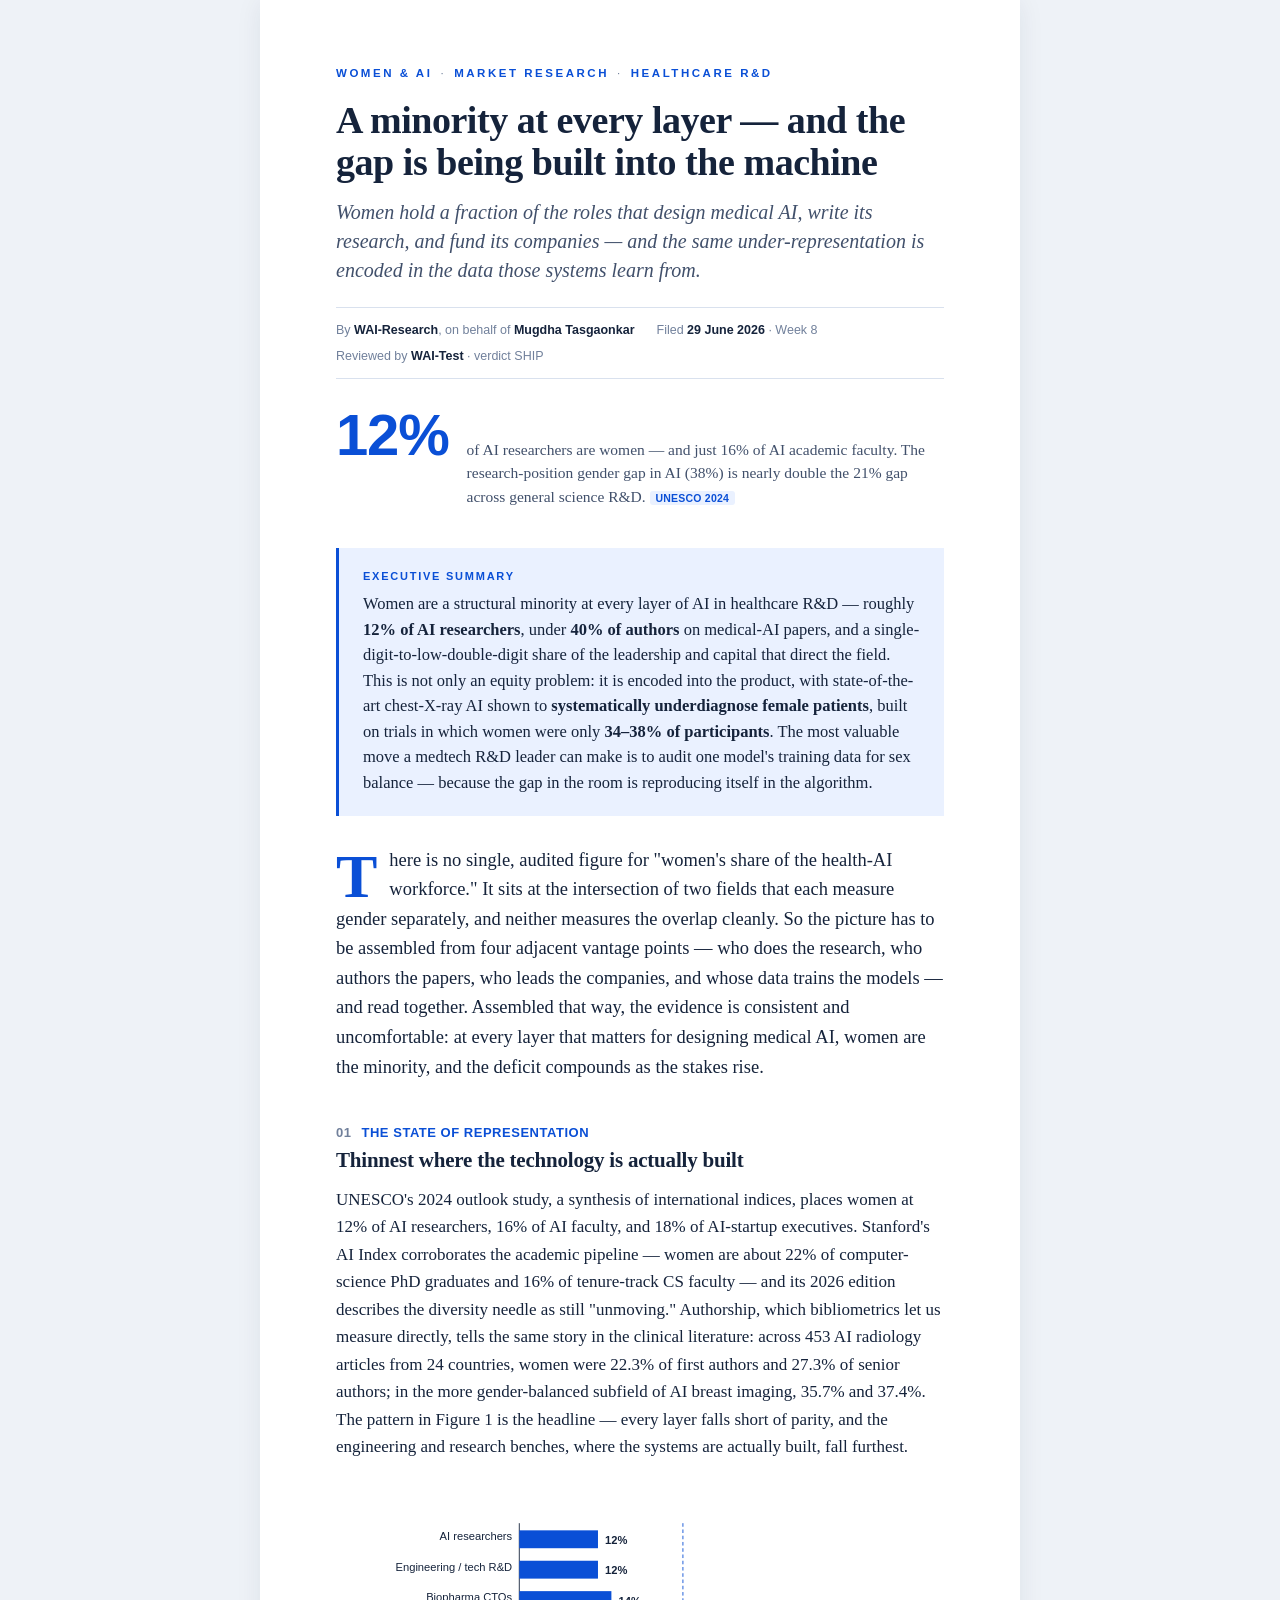
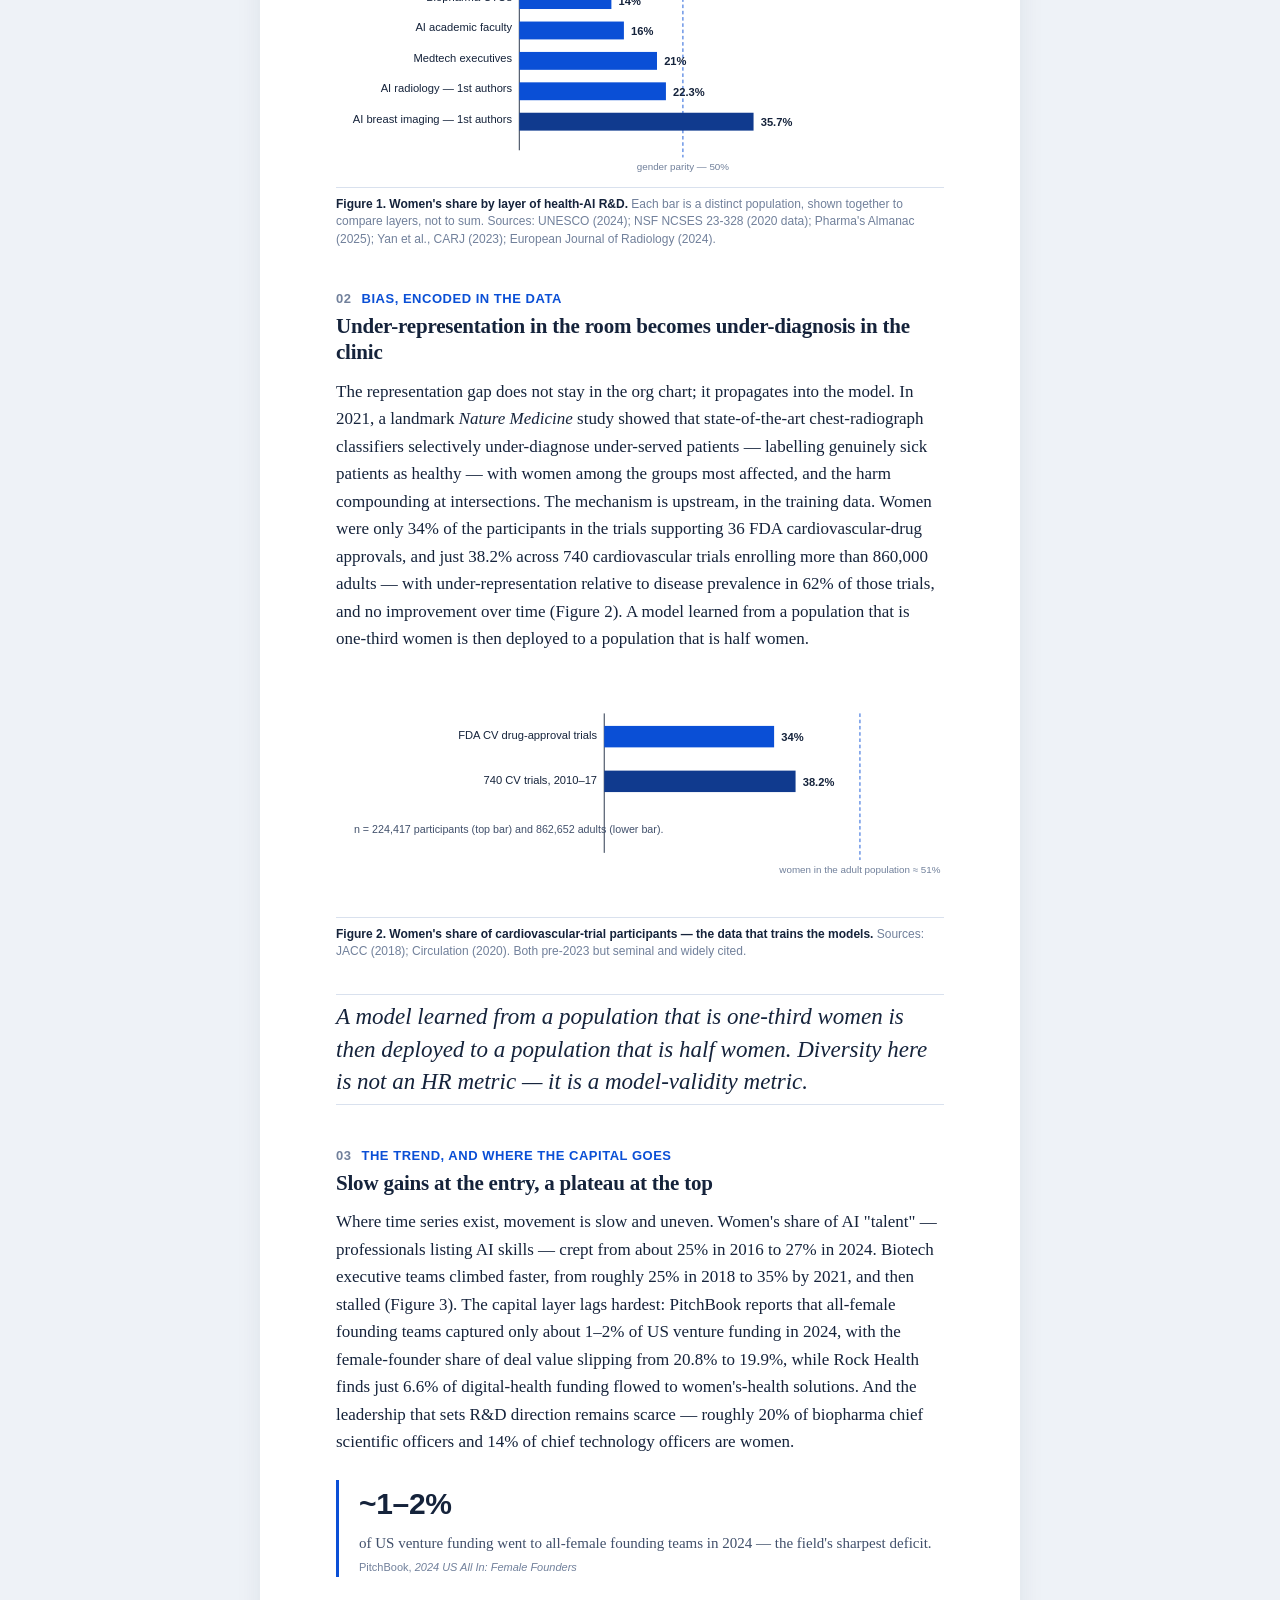
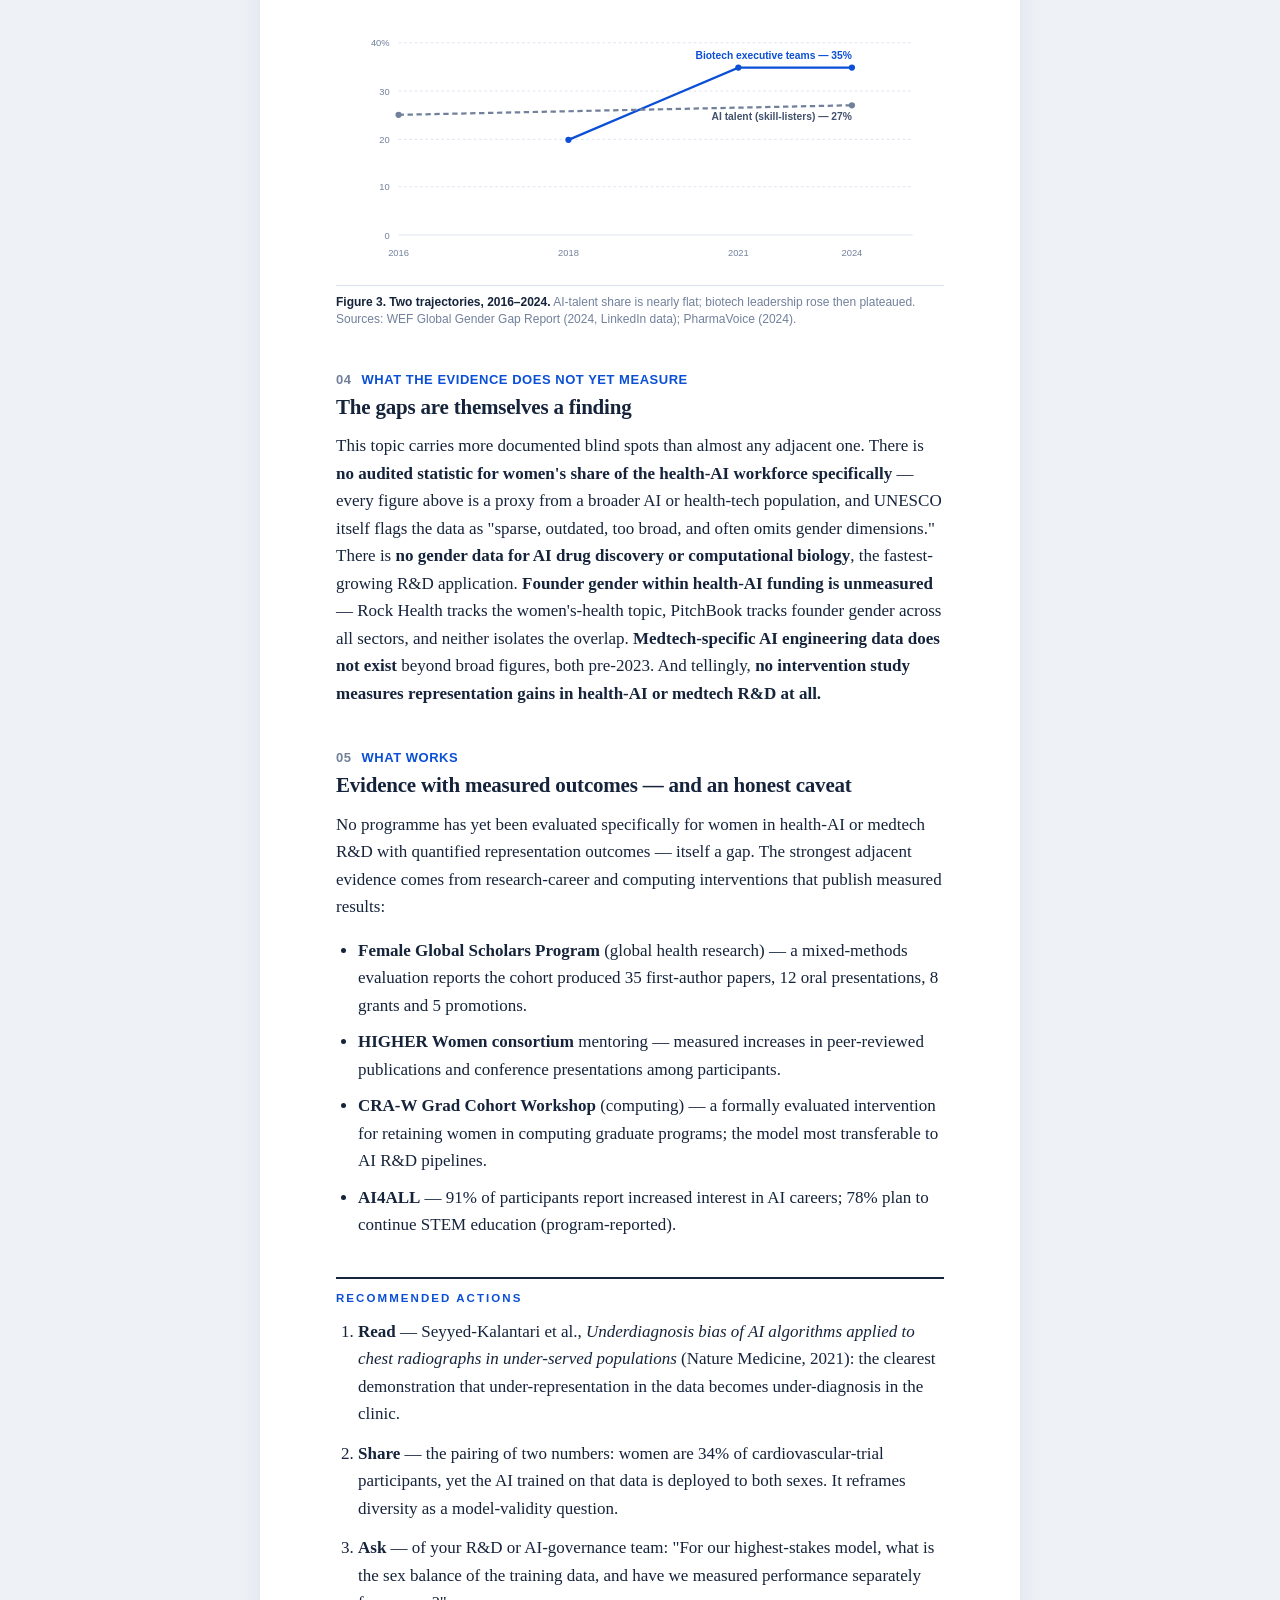
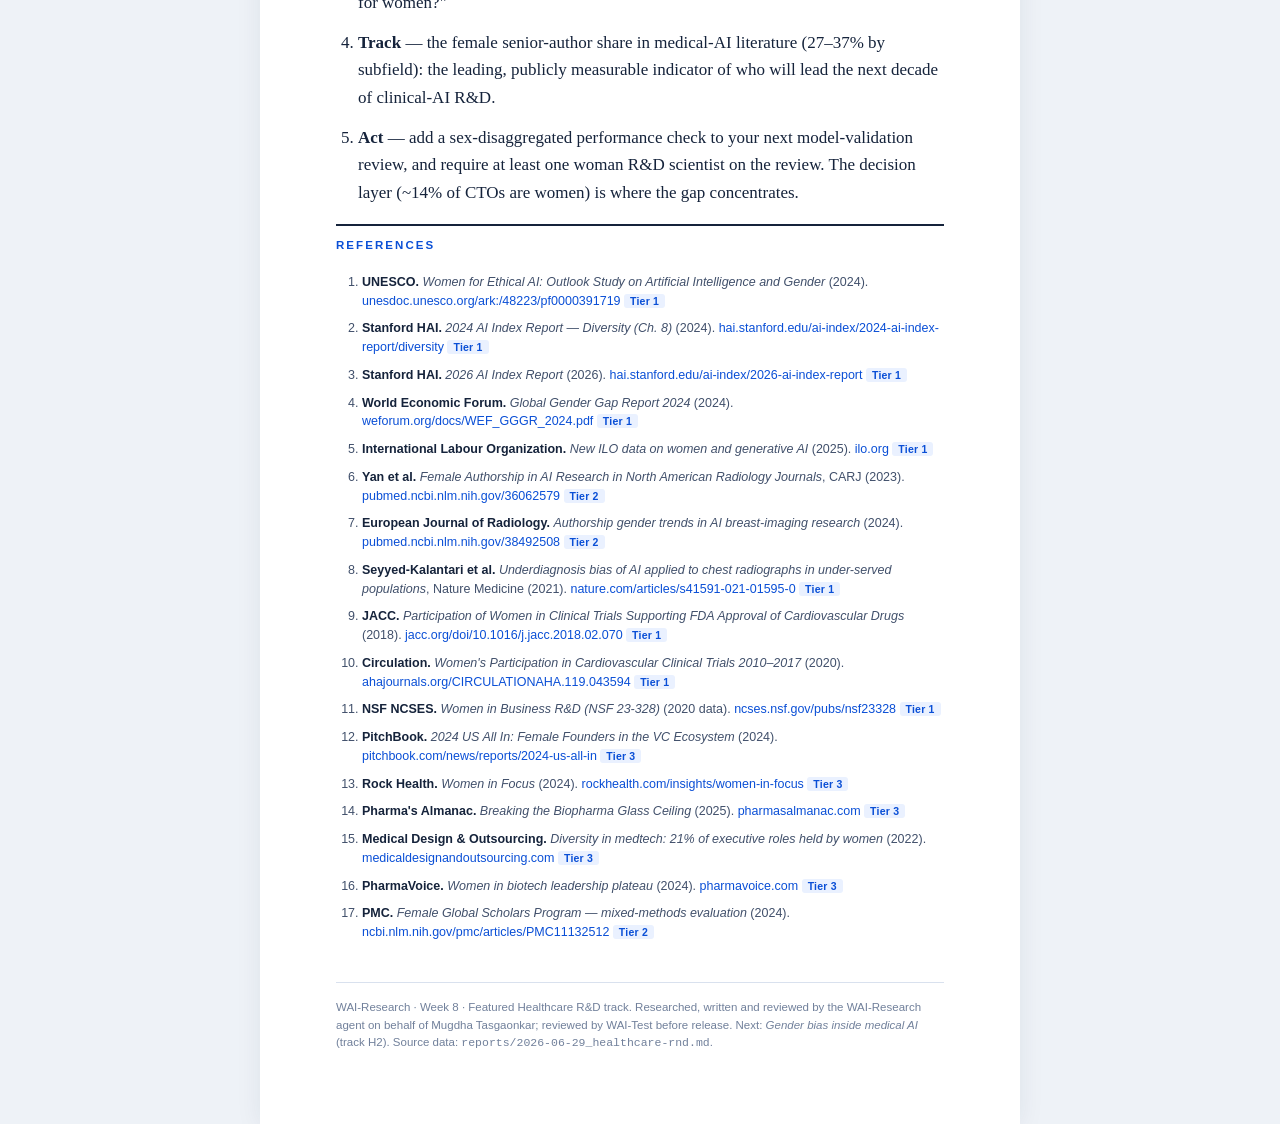
<file: whitepapers/2026-06-29_healthcare-rnd.html>
<!doctype html>
<html lang="en">
<head>
<meta charset="utf-8">
<meta name="viewport" content="width=device-width, initial-scale=1">
<title>Women &amp; AI in healthcare R&amp;D — WAI-Research Week 8</title>
<link rel="stylesheet" href="_assets/report.css">
</head>
<body class="report">

<div class="kicker">Women &amp; AI<span class="sep">·</span>Market Research<span class="sep">·</span>Healthcare R&amp;D</div>
<h1 class="title">A minority at every layer — and the gap is being built into the machine</h1>
<p class="deck">Women hold a fraction of the roles that design medical AI, write its research, and fund its
companies — and the same under-representation is encoded in the data those systems learn from.</p>
<div class="byline">
  <span>By <b>WAI-Research</b>, on behalf of <b>Mugdha Tasgaonkar</b></span>
  <span>Filed <b>29 June 2026</b> · Week 8</span>
  <span>Reviewed by <b>WAI-Test</b> · verdict SHIP</span>
</div>

<div class="hero-fig">
  <div class="n">12%</div>
  <div class="t">of AI researchers are women — and just 16% of AI academic faculty.
  The research-position gender gap in AI (38%) is nearly double the 21% gap across general science R&amp;D.
  <span class="tag">UNESCO 2024</span></div>
</div>

<div class="summary">
  <span class="lbl">Executive summary</span>
  Women are a structural minority at every layer of AI in healthcare R&amp;D — roughly <b>12% of AI
  researchers</b>, under <b>40% of authors</b> on medical-AI papers, and a single-digit-to-low-double-digit
  share of the leadership and capital that direct the field. This is not only an equity problem: it is
  encoded into the product, with state-of-the-art chest-X-ray AI shown to <b>systematically underdiagnose
  female patients</b>, built on trials in which women were only <b>34–38% of participants</b>. The most
  valuable move a medtech R&amp;D leader can make is to audit one model's training data for sex balance —
  because the gap in the room is reproducing itself in the algorithm.
</div>

<p class="lead">There is no single, audited figure for "women's share of the health-AI workforce." It sits at the
intersection of two fields that each measure gender separately, and neither measures the overlap cleanly. So
the picture has to be assembled from four adjacent vantage points — who does the research, who authors the
papers, who leads the companies, and whose data trains the models — and read together. Assembled that way,
the evidence is consistent and uncomfortable: at every layer that matters for designing medical AI, women are
the minority, and the deficit compounds as the stakes rise.</p>

<h2><span class="no">01</span>The state of representation</h2>
<div class="h2sub">Thinnest where the technology is actually built</div>
<p>UNESCO's 2024 outlook study, a synthesis of international indices, places women at 12% of AI researchers,
16% of AI faculty, and 18% of AI-startup executives. Stanford's AI Index corroborates the academic pipeline —
women are about 22% of computer-science PhD graduates and 16% of tenure-track CS faculty — and its 2026 edition
describes the diversity needle as still "unmoving." Authorship, which bibliometrics let us measure directly,
tells the same story in the clinical literature: across 453 AI radiology articles from 24 countries, women were
22.3% of first authors and 27.3% of senior authors; in the more gender-balanced subfield of AI breast imaging,
35.7% and 37.4%. The pattern in Figure 1 is the headline — every layer falls short of parity, and the
engineering and research benches, where the systems are actually built, fall furthest.</p>

<div class="figure">
<svg viewBox="0 0 680 320" xmlns="http://www.w3.org/2000/svg" role="img"
     aria-label="Women's share across layers of health-AI R&amp;D, all below 50 percent parity">
  <!-- gridlines + axis (x: 0..60%, plot x 205..645) -->
  <line x1="205" y1="36" x2="205" y2="290" stroke="#15233b" stroke-width="1"/>
  <line x1="388" y1="36" x2="388" y2="298" stroke="#0a4fd6" stroke-width="1" stroke-dasharray="4 3"/>
  <text x="388" y="312" text-anchor="middle" font-family="Helvetica Neue,Arial,sans-serif" font-size="11" fill="#71809b">gender parity — 50%</text>
  <!-- bars: x = 205 + pct*7.333 -->
  <!-- AI researchers 12 -->
  <text x="197" y="55" text-anchor="end" font-family="Helvetica Neue,Arial,sans-serif" font-size="12.5" fill="#15233b">AI researchers</text>
  <rect x="205" y="44" width="88" height="20" fill="#0a4fd6"/>
  <text x="301" y="59" font-family="Helvetica Neue,Arial,sans-serif" font-size="12.5" font-weight="700" fill="#15233b">12%</text>
  <!-- Eng/tech R&D 12 -->
  <text x="197" y="89" text-anchor="end" font-family="Helvetica Neue,Arial,sans-serif" font-size="12.5" fill="#15233b">Engineering / tech R&amp;D</text>
  <rect x="205" y="78" width="88" height="20" fill="#0a4fd6"/>
  <text x="301" y="93" font-family="Helvetica Neue,Arial,sans-serif" font-size="12.5" font-weight="700" fill="#15233b">12%</text>
  <!-- Biopharma CTOs 14 -->
  <text x="197" y="123" text-anchor="end" font-family="Helvetica Neue,Arial,sans-serif" font-size="12.5" fill="#15233b">Biopharma CTOs</text>
  <rect x="205" y="112" width="103" height="20" fill="#0a4fd6"/>
  <text x="316" y="127" font-family="Helvetica Neue,Arial,sans-serif" font-size="12.5" font-weight="700" fill="#15233b">14%</text>
  <!-- AI faculty 16 -->
  <text x="197" y="157" text-anchor="end" font-family="Helvetica Neue,Arial,sans-serif" font-size="12.5" fill="#15233b">AI academic faculty</text>
  <rect x="205" y="146" width="117" height="20" fill="#0a4fd6"/>
  <text x="330" y="161" font-family="Helvetica Neue,Arial,sans-serif" font-size="12.5" font-weight="700" fill="#15233b">16%</text>
  <!-- Medtech execs 21 -->
  <text x="197" y="191" text-anchor="end" font-family="Helvetica Neue,Arial,sans-serif" font-size="12.5" fill="#15233b">Medtech executives</text>
  <rect x="205" y="180" width="154" height="20" fill="#0a4fd6"/>
  <text x="367" y="195" font-family="Helvetica Neue,Arial,sans-serif" font-size="12.5" font-weight="700" fill="#15233b">21%</text>
  <!-- AI radiology 1st authors 22.3 -->
  <text x="197" y="225" text-anchor="end" font-family="Helvetica Neue,Arial,sans-serif" font-size="12.5" fill="#15233b">AI radiology — 1st authors</text>
  <rect x="205" y="214" width="164" height="20" fill="#0a4fd6"/>
  <text x="377" y="229" font-family="Helvetica Neue,Arial,sans-serif" font-size="12.5" font-weight="700" fill="#15233b">22.3%</text>
  <!-- AI breast imaging 1st authors 35.7 -->
  <text x="197" y="259" text-anchor="end" font-family="Helvetica Neue,Arial,sans-serif" font-size="12.5" fill="#15233b">AI breast imaging — 1st authors</text>
  <rect x="205" y="248" width="262" height="20" fill="#103a8e"/>
  <text x="475" y="263" font-family="Helvetica Neue,Arial,sans-serif" font-size="12.5" font-weight="700" fill="#15233b">35.7%</text>
</svg>
<div class="cap"><b>Figure 1. Women's share by layer of health-AI R&amp;D.</b> Each bar is a distinct population,
shown together to compare layers, not to sum. Sources: UNESCO (2024); NSF NCSES 23-328 (2020 data);
Pharma's Almanac (2025); Yan et al., CARJ (2023); European Journal of Radiology (2024).</div>
</div>

<h2><span class="no">02</span>Bias, encoded in the data</h2>
<div class="h2sub">Under-representation in the room becomes under-diagnosis in the clinic</div>
<p>The representation gap does not stay in the org chart; it propagates into the model. In 2021, a landmark
<i>Nature Medicine</i> study showed that state-of-the-art chest-radiograph classifiers selectively
under-diagnose under-served patients — labelling genuinely sick patients as healthy — with women among the
groups most affected, and the harm compounding at intersections. The mechanism is upstream, in the training
data. Women were only 34% of the participants in the trials supporting 36 FDA cardiovascular-drug approvals,
and just 38.2% across 740 cardiovascular trials enrolling more than 860,000 adults — with under-representation
relative to disease prevalence in 62% of those trials, and no improvement over time (Figure 2). A model
learned from a population that is one-third women is then deployed to a population that is half women.</p>

<div class="figure">
<svg viewBox="0 0 680 250" xmlns="http://www.w3.org/2000/svg" role="img"
     aria-label="Women's share of cardiovascular trial participants, 34 to 38 percent, below population share">
  <line x1="300" y1="34" x2="300" y2="190" stroke="#15233b" stroke-width="1"/>
  <!-- population ~51% reference. scale x = 300 + pct*5.6 ; 51 -> 585.6 -->
  <line x1="586" y1="34" x2="586" y2="198" stroke="#0a4fd6" stroke-width="1" stroke-dasharray="4 3"/>
  <text x="586" y="212" text-anchor="middle" font-family="Helvetica Neue,Arial,sans-serif" font-size="11" fill="#71809b">women in the adult population ≈ 51%</text>
  <!-- JACC 34 -->
  <text x="292" y="63" text-anchor="end" font-family="Helvetica Neue,Arial,sans-serif" font-size="12.5" fill="#15233b">FDA CV drug-approval trials</text>
  <rect x="300" y="48" width="190" height="24" fill="#0a4fd6"/>
  <text x="498" y="65" font-family="Helvetica Neue,Arial,sans-serif" font-size="12.5" font-weight="700" fill="#15233b">34%</text>
  <!-- Circulation 38.2 -->
  <text x="292" y="113" text-anchor="end" font-family="Helvetica Neue,Arial,sans-serif" font-size="12.5" fill="#15233b">740 CV trials, 2010–17</text>
  <rect x="300" y="98" width="214" height="24" fill="#103a8e"/>
  <text x="522" y="115" font-family="Helvetica Neue,Arial,sans-serif" font-size="12.5" font-weight="700" fill="#15233b">38.2%</text>
  <text x="20" y="168" font-family="Helvetica Neue,Arial,sans-serif" font-size="12" fill="#41506b">n = 224,417 participants (top bar) and 862,652 adults (lower bar).</text>
</svg>
<div class="cap"><b>Figure 2. Women's share of cardiovascular-trial participants — the data that trains the models.</b>
Sources: JACC (2018); Circulation (2020). Both pre-2023 but seminal and widely cited.</div>
</div>

<div class="pull">A model learned from a population that is one-third women is then deployed to a population
that is half women. Diversity here is not an HR metric — it is a model-validity metric.</div>

<h2><span class="no">03</span>The trend, and where the capital goes</h2>
<div class="h2sub">Slow gains at the entry, a plateau at the top</div>
<p>Where time series exist, movement is slow and uneven. Women's share of AI "talent" — professionals listing
AI skills — crept from about 25% in 2016 to 27% in 2024. Biotech executive teams climbed faster, from roughly
25% in 2018 to 35% by 2021, and then stalled (Figure 3). The capital layer lags hardest: PitchBook reports that
all-female founding teams captured only about 1–2% of US venture funding in 2024, with the female-founder share
of deal value slipping from 20.8% to 19.9%, while Rock Health finds just 6.6% of digital-health funding flowed
to women's-health solutions. And the leadership that sets R&amp;D direction remains scarce — roughly 20% of
biopharma chief scientific officers and 14% of chief technology officers are women.</p>

<div class="callout">
  <div class="n">~1–2%</div>
  <div class="t">of US venture funding went to all-female founding teams in 2024 — the field's sharpest deficit.</div>
  <div class="src">PitchBook, <i>2024 US All In: Female Founders</i></div>
</div>

<div class="figure">
<svg viewBox="0 0 680 300" xmlns="http://www.w3.org/2000/svg" role="img"
     aria-label="Trend lines: AI talent share roughly flat, biotech executive share rising then plateauing">
  <!-- axes: plot x 70..640 (2016..2025), y 40..255 (0..40%) -->
  <!-- y gridlines at 0,10,20,30,40 : y = 255 - val*5.375 -->
  <g font-family="Helvetica Neue,Arial,sans-serif" font-size="10.5" fill="#71809b">
    <line x1="70" y1="255" x2="645" y2="255" stroke="#d9e1ee"/><text x="60" y="259" text-anchor="end">0</text>
    <line x1="70" y1="201" x2="645" y2="201" stroke="#d9e1ee" stroke-dasharray="3 3"/><text x="60" y="205" text-anchor="end">10</text>
    <line x1="70" y1="148" x2="645" y2="148" stroke="#d9e1ee" stroke-dasharray="3 3"/><text x="60" y="152" text-anchor="end">20</text>
    <line x1="70" y1="94" x2="645" y2="94" stroke="#d9e1ee" stroke-dasharray="3 3"/><text x="60" y="98" text-anchor="end">30</text>
    <line x1="70" y1="40" x2="645" y2="40" stroke="#d9e1ee" stroke-dasharray="3 3"/><text x="60" y="44" text-anchor="end">40%</text>
    <text x="70" y="278" text-anchor="middle">2016</text>
    <text x="260" y="278" text-anchor="middle">2018</text>
    <text x="450" y="278" text-anchor="middle">2021</text>
    <text x="577" y="278" text-anchor="middle">2024</text>
  </g>
  <!-- Biotech exec: 2018(260,148.6)->2021(450,67.8)->2024(577,67.8)  y=255-val*5.375 -->
  <polyline points="260,148.6 450,67.8 577,67.8" fill="none" stroke="#0a4fd6" stroke-width="2.5"/>
  <circle cx="260" cy="148.6" r="3.5" fill="#0a4fd6"/><circle cx="450" cy="67.8" r="3.5" fill="#0a4fd6"/><circle cx="577" cy="67.8" r="3.5" fill="#0a4fd6"/>
  <text x="577" y="58" text-anchor="end" font-family="Helvetica Neue,Arial,sans-serif" font-size="11.5" font-weight="700" fill="#0a4fd6">Biotech executive teams — 35%</text>
  <!-- AI talent: 2016(70,120.6)->2024(577,109.9) y=255-25*5.375=120.6 ; 27 ->109.9 -->
  <polyline points="70,120.6 577,109.9" fill="none" stroke="#71809b" stroke-width="2.5" stroke-dasharray="6 4"/>
  <circle cx="70" cy="120.6" r="3.5" fill="#71809b"/><circle cx="577" cy="109.9" r="3.5" fill="#71809b"/>
  <text x="577" y="126" text-anchor="end" font-family="Helvetica Neue,Arial,sans-serif" font-size="11.5" font-weight="700" fill="#41506b">AI talent (skill-listers) — 27%</text>
</svg>
<div class="cap"><b>Figure 3. Two trajectories, 2016–2024.</b> AI-talent share is nearly flat; biotech leadership
rose then plateaued. Sources: WEF Global Gender Gap Report (2024, LinkedIn data); PharmaVoice (2024).</div>
</div>

<h2><span class="no">04</span>What the evidence does not yet measure</h2>
<div class="h2sub">The gaps are themselves a finding</div>
<p>This topic carries more documented blind spots than almost any adjacent one. There is <b>no audited
statistic for women's share of the health-AI workforce specifically</b> — every figure above is a proxy from a
broader AI or health-tech population, and UNESCO itself flags the data as "sparse, outdated, too broad, and
often omits gender dimensions." There is <b>no gender data for AI drug discovery or computational biology</b>,
the fastest-growing R&amp;D application. <b>Founder gender within health-AI funding is unmeasured</b> — Rock
Health tracks the women's-health topic, PitchBook tracks founder gender across all sectors, and neither
isolates the overlap. <b>Medtech-specific AI engineering data does not exist</b> beyond broad figures, both
pre-2023. And tellingly, <b>no intervention study measures representation gains in health-AI or medtech R&amp;D
at all.</b></p>

<h2><span class="no">05</span>What works</h2>
<div class="h2sub">Evidence with measured outcomes — and an honest caveat</div>
<p>No programme has yet been evaluated specifically for women in health-AI or medtech R&amp;D with quantified
representation outcomes — itself a gap. The strongest adjacent evidence comes from research-career and
computing interventions that publish measured results:</p>
<ul>
  <li><b>Female Global Scholars Program</b> (global health research) — a mixed-methods evaluation reports the
  cohort produced 35 first-author papers, 12 oral presentations, 8 grants and 5 promotions.</li>
  <li><b>HIGHER Women consortium</b> mentoring — measured increases in peer-reviewed publications and
  conference presentations among participants.</li>
  <li><b>CRA-W Grad Cohort Workshop</b> (computing) — a formally evaluated intervention for retaining women in
  computing graduate programs; the model most transferable to AI R&amp;D pipelines.</li>
  <li><b>AI4ALL</b> — 91% of participants report increased interest in AI careers; 78% plan to continue STEM
  education (program-reported).</li>
</ul>

<div class="section-label">Recommended actions</div>
<ol class="actions">
  <li><b>Read</b> — Seyyed-Kalantari et al., <i>Underdiagnosis bias of AI algorithms applied to chest
  radiographs in under-served populations</i> (Nature Medicine, 2021): the clearest demonstration that
  under-representation in the data becomes under-diagnosis in the clinic.</li>
  <li><b>Share</b> — the pairing of two numbers: women are 34% of cardiovascular-trial participants, yet the AI
  trained on that data is deployed to both sexes. It reframes diversity as a model-validity question.</li>
  <li><b>Ask</b> — of your R&amp;D or AI-governance team: "For our highest-stakes model, what is the sex balance
  of the training data, and have we measured performance separately for women?"</li>
  <li><b>Track</b> — the female senior-author share in medical-AI literature (27–37% by subfield): the leading,
  publicly measurable indicator of who will lead the next decade of clinical-AI R&amp;D.</li>
  <li><b>Act</b> — add a sex-disaggregated performance check to your next model-validation review, and require at
  least one woman R&amp;D scientist on the review. The decision layer (~14% of CTOs are women) is where the gap
  concentrates.</li>
</ol>

<div class="references section-label" style="border-top:2px solid #15233b">References</div>
<div class="references">
<ol>
  <li><b>UNESCO.</b> <i>Women for Ethical AI: Outlook Study on Artificial Intelligence and Gender</i> (2024).
    <a href="https://unesdoc.unesco.org/ark:/48223/pf0000391719">unesdoc.unesco.org/ark:/48223/pf0000391719</a> <span class="tag">Tier 1</span></li>
  <li><b>Stanford HAI.</b> <i>2024 AI Index Report — Diversity (Ch. 8)</i> (2024).
    <a href="https://hai.stanford.edu/ai-index/2024-ai-index-report/diversity">hai.stanford.edu/ai-index/2024-ai-index-report/diversity</a> <span class="tag">Tier 1</span></li>
  <li><b>Stanford HAI.</b> <i>2026 AI Index Report</i> (2026).
    <a href="https://hai.stanford.edu/ai-index/2026-ai-index-report">hai.stanford.edu/ai-index/2026-ai-index-report</a> <span class="tag">Tier 1</span></li>
  <li><b>World Economic Forum.</b> <i>Global Gender Gap Report 2024</i> (2024).
    <a href="https://www3.weforum.org/docs/WEF_GGGR_2024.pdf">weforum.org/docs/WEF_GGGR_2024.pdf</a> <span class="tag">Tier 1</span></li>
  <li><b>International Labour Organization.</b> <i>New ILO data on women and generative AI</i> (2025).
    <a href="https://www.ilo.org/resource/news/new-ilo-data-confirm-women-face-higher-workplace-risks-generative-ai-men">ilo.org</a> <span class="tag">Tier 1</span></li>
  <li><b>Yan et al.</b> <i>Female Authorship in AI Research in North American Radiology Journals</i>, CARJ (2023).
    <a href="https://pubmed.ncbi.nlm.nih.gov/36062579/">pubmed.ncbi.nlm.nih.gov/36062579</a> <span class="tag">Tier 2</span></li>
  <li><b>European Journal of Radiology.</b> <i>Authorship gender trends in AI breast-imaging research</i> (2024).
    <a href="https://pubmed.ncbi.nlm.nih.gov/38492508/">pubmed.ncbi.nlm.nih.gov/38492508</a> <span class="tag">Tier 2</span></li>
  <li><b>Seyyed-Kalantari et al.</b> <i>Underdiagnosis bias of AI applied to chest radiographs in under-served
    populations</i>, Nature Medicine (2021). <a href="https://www.nature.com/articles/s41591-021-01595-0">nature.com/articles/s41591-021-01595-0</a> <span class="tag">Tier 1</span></li>
  <li><b>JACC.</b> <i>Participation of Women in Clinical Trials Supporting FDA Approval of Cardiovascular
    Drugs</i> (2018). <a href="https://www.jacc.org/doi/10.1016/j.jacc.2018.02.070">jacc.org/doi/10.1016/j.jacc.2018.02.070</a> <span class="tag">Tier 1</span></li>
  <li><b>Circulation.</b> <i>Women's Participation in Cardiovascular Clinical Trials 2010–2017</i> (2020).
    <a href="https://www.ahajournals.org/doi/10.1161/CIRCULATIONAHA.119.043594">ahajournals.org/CIRCULATIONAHA.119.043594</a> <span class="tag">Tier 1</span></li>
  <li><b>NSF NCSES.</b> <i>Women in Business R&amp;D (NSF 23-328)</i> (2020 data).
    <a href="https://ncses.nsf.gov/pubs/nsf23328">ncses.nsf.gov/pubs/nsf23328</a> <span class="tag">Tier 1</span></li>
  <li><b>PitchBook.</b> <i>2024 US All In: Female Founders in the VC Ecosystem</i> (2024).
    <a href="https://pitchbook.com/news/reports/2024-us-all-in-female-founders-in-the-vc-ecosystem">pitchbook.com/news/reports/2024-us-all-in</a> <span class="tag">Tier 3</span></li>
  <li><b>Rock Health.</b> <i>Women in Focus</i> (2024).
    <a href="https://rockhealth.com/insights/women-in-focus-understanding-women-as-digital-health-consumers/">rockhealth.com/insights/women-in-focus</a> <span class="tag">Tier 3</span></li>
  <li><b>Pharma's Almanac.</b> <i>Breaking the Biopharma Glass Ceiling</i> (2025).
    <a href="https://www.pharmasalmanac.com/articles/breaking-the-biopharma-glass-ceiling-why-female-leadership-still-lags">pharmasalmanac.com</a> <span class="tag">Tier 3</span></li>
  <li><b>Medical Design &amp; Outsourcing.</b> <i>Diversity in medtech: 21% of executive roles held by women</i> (2022).
    <a href="https://www.medicaldesignandoutsourcing.com/diversity-in-medtech-just-21-of-executives-roles-are-held-by-women/">medicaldesignandoutsourcing.com</a> <span class="tag">Tier 3</span></li>
  <li><b>PharmaVoice.</b> <i>Women in biotech leadership plateau</i> (2024).
    <a href="https://www.pharmavoice.com/news/women-biotech-leadership-plateau-pharma-drug/815477/">pharmavoice.com</a> <span class="tag">Tier 3</span></li>
  <li><b>PMC.</b> <i>Female Global Scholars Program — mixed-methods evaluation</i> (2024).
    <a href="https://www.ncbi.nlm.nih.gov/pmc/articles/PMC11132512/">ncbi.nlm.nih.gov/pmc/articles/PMC11132512</a> <span class="tag">Tier 2</span></li>
</ol>
</div>

<div class="colophon">
  WAI-Research · Week 8 · Featured Healthcare R&amp;D track. Researched, written and reviewed by the
  WAI-Research agent on behalf of Mugdha Tasgaonkar; reviewed by WAI-Test before release.
  Next: <i>Gender bias inside medical AI</i> (track H2). Source data: <code>reports/2026-06-29_healthcare-rnd.md</code>.
</div>

</body>
</html>
</file>
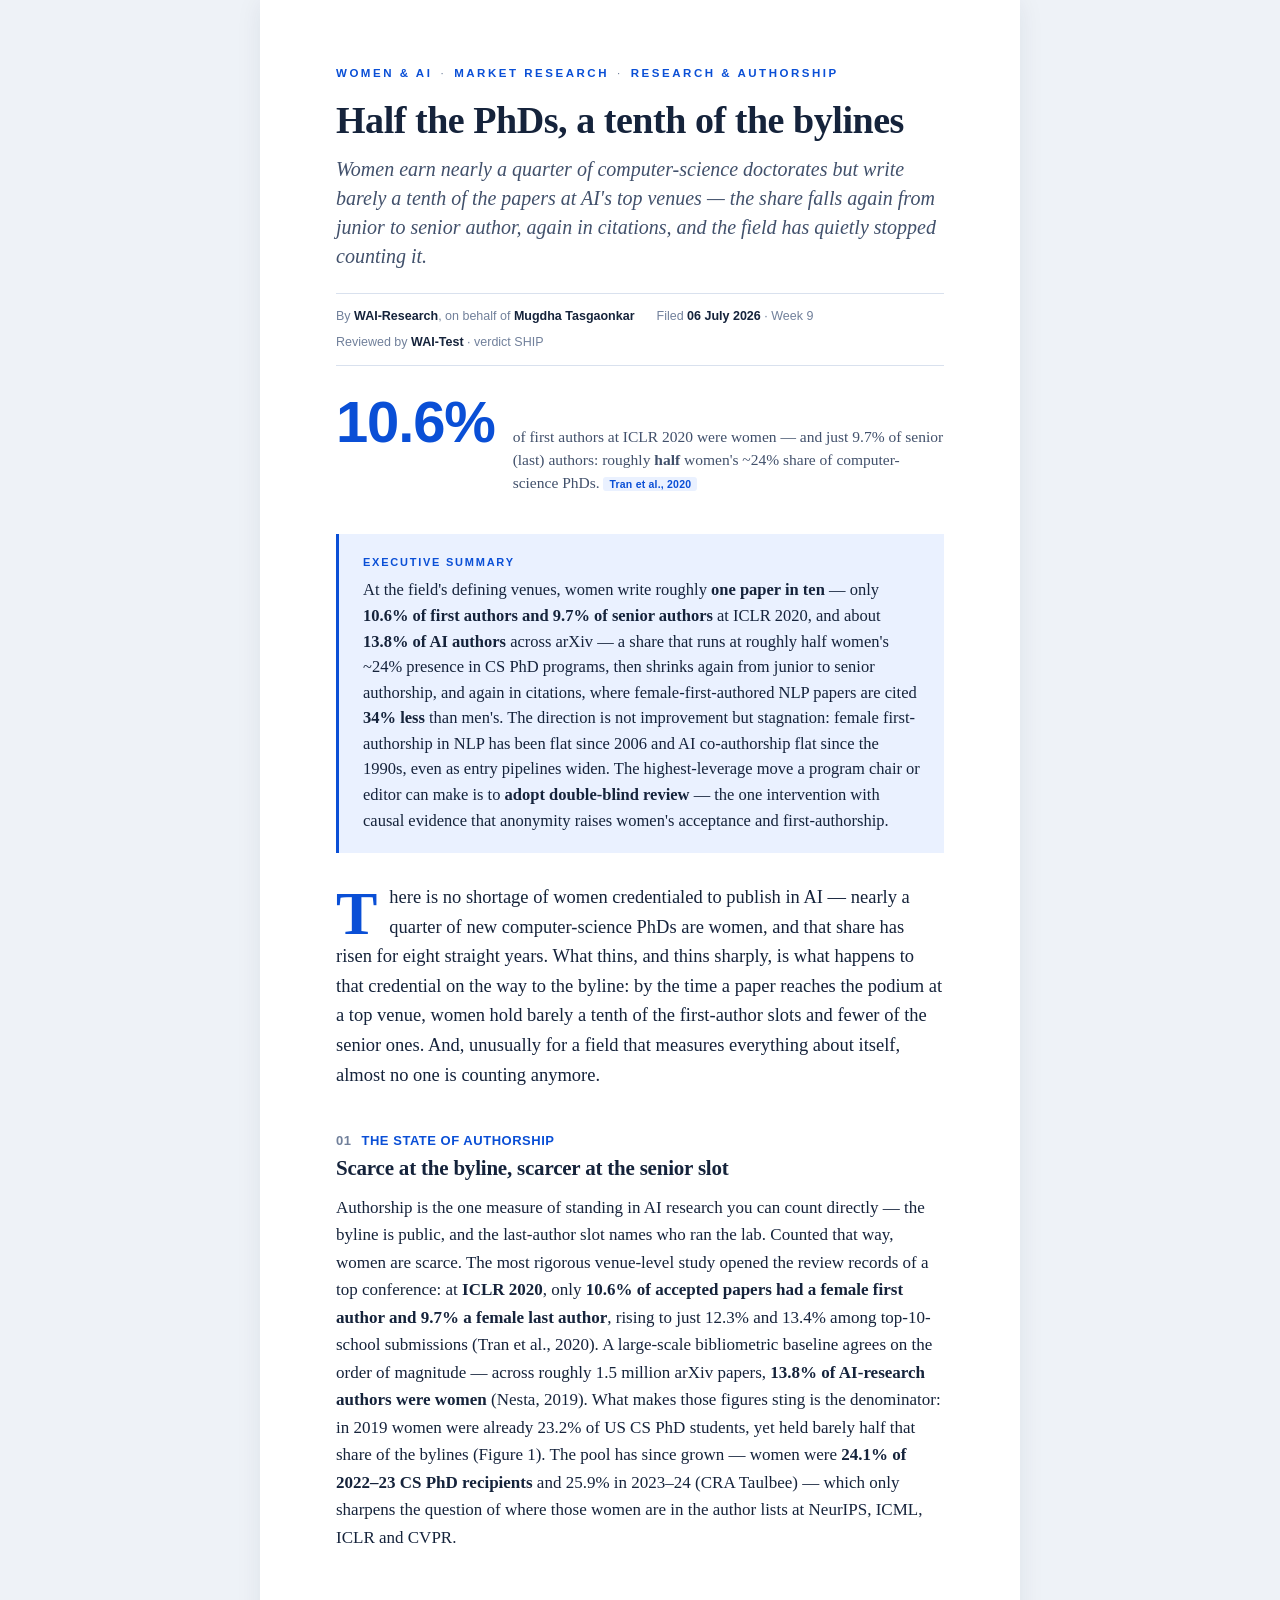
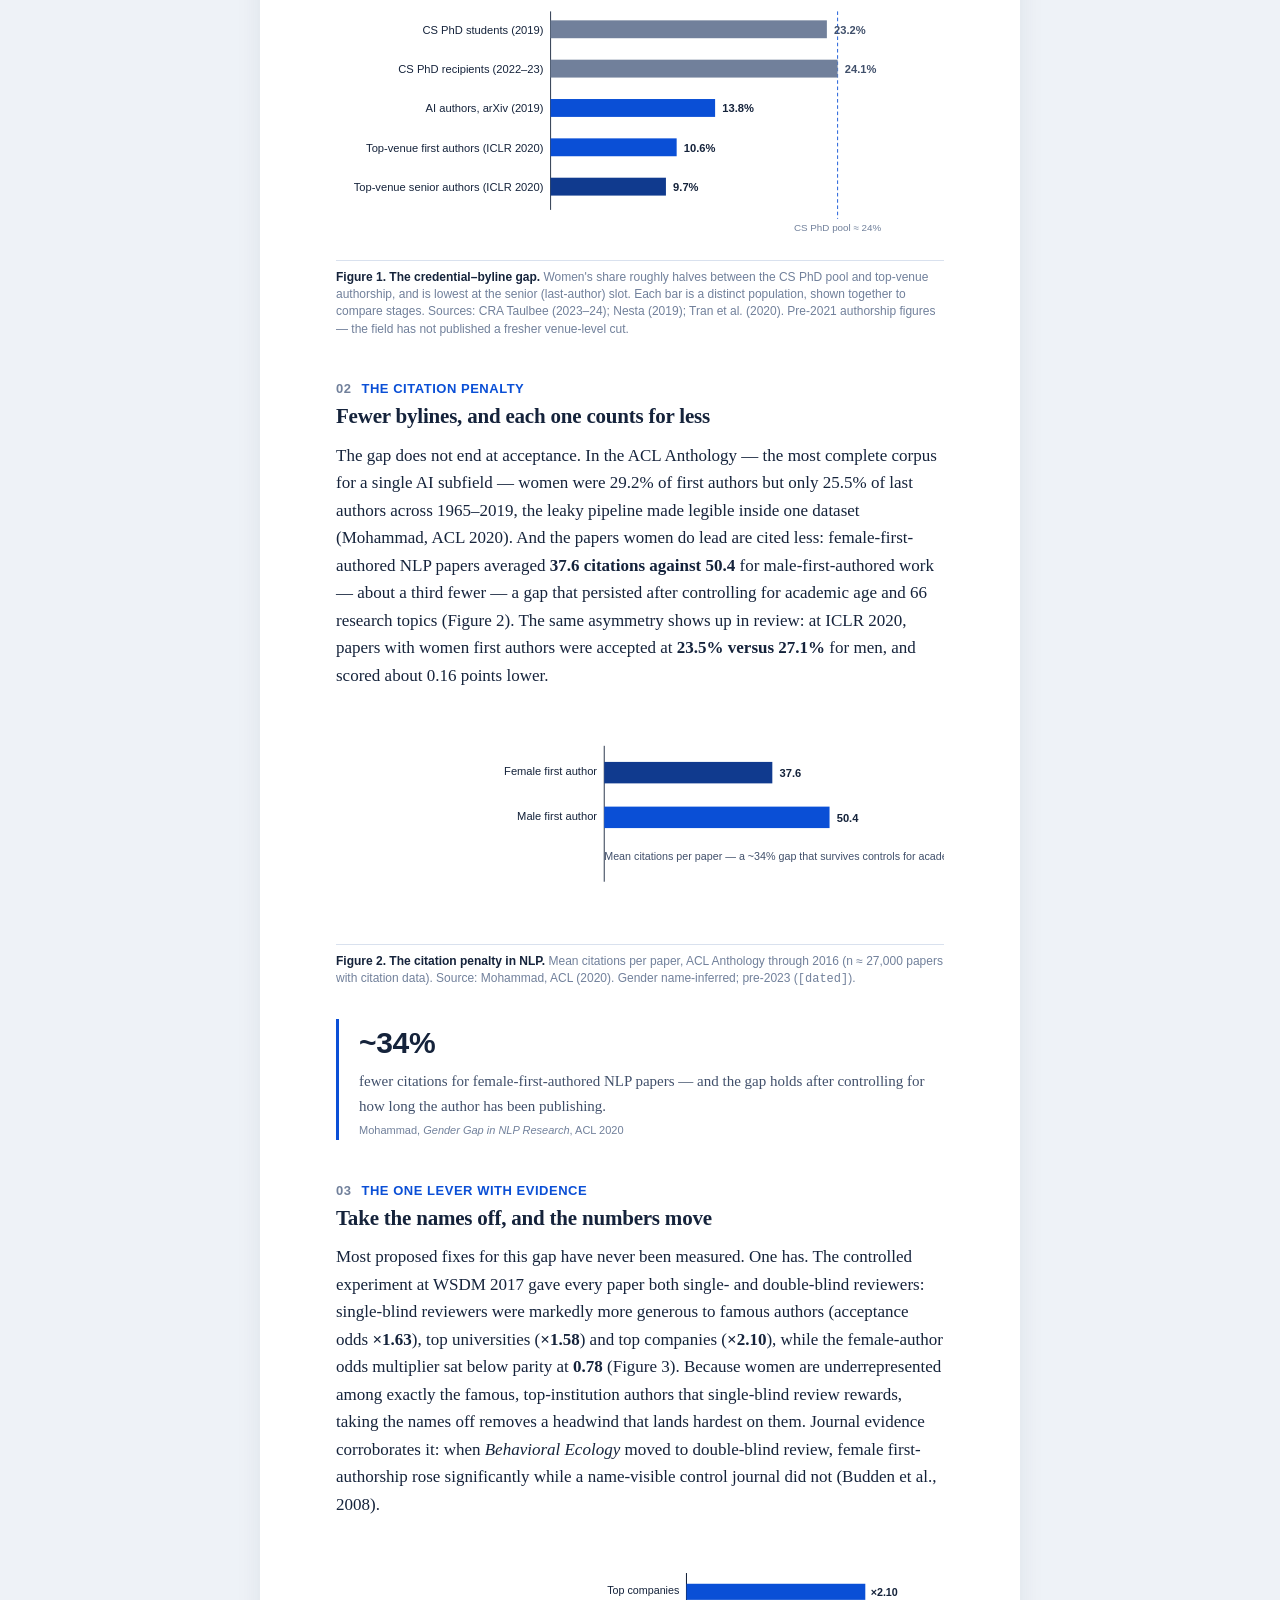
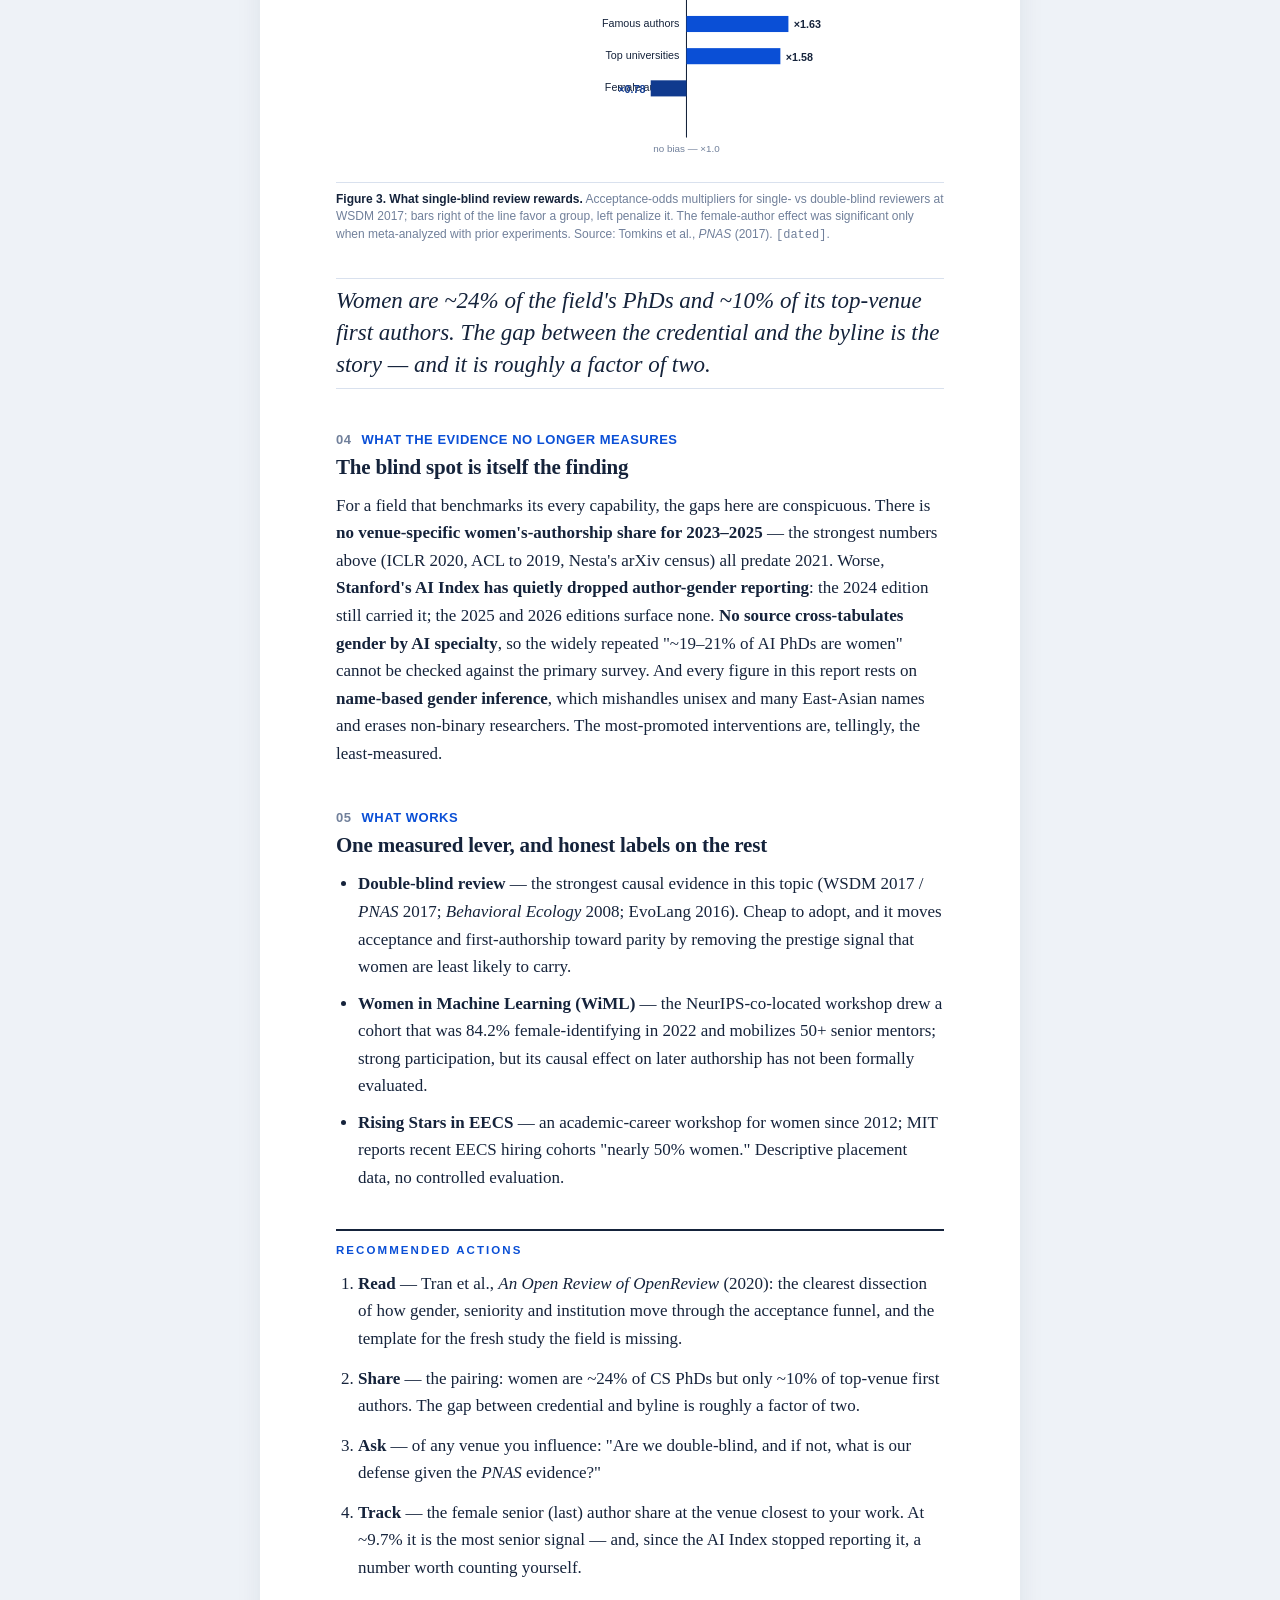
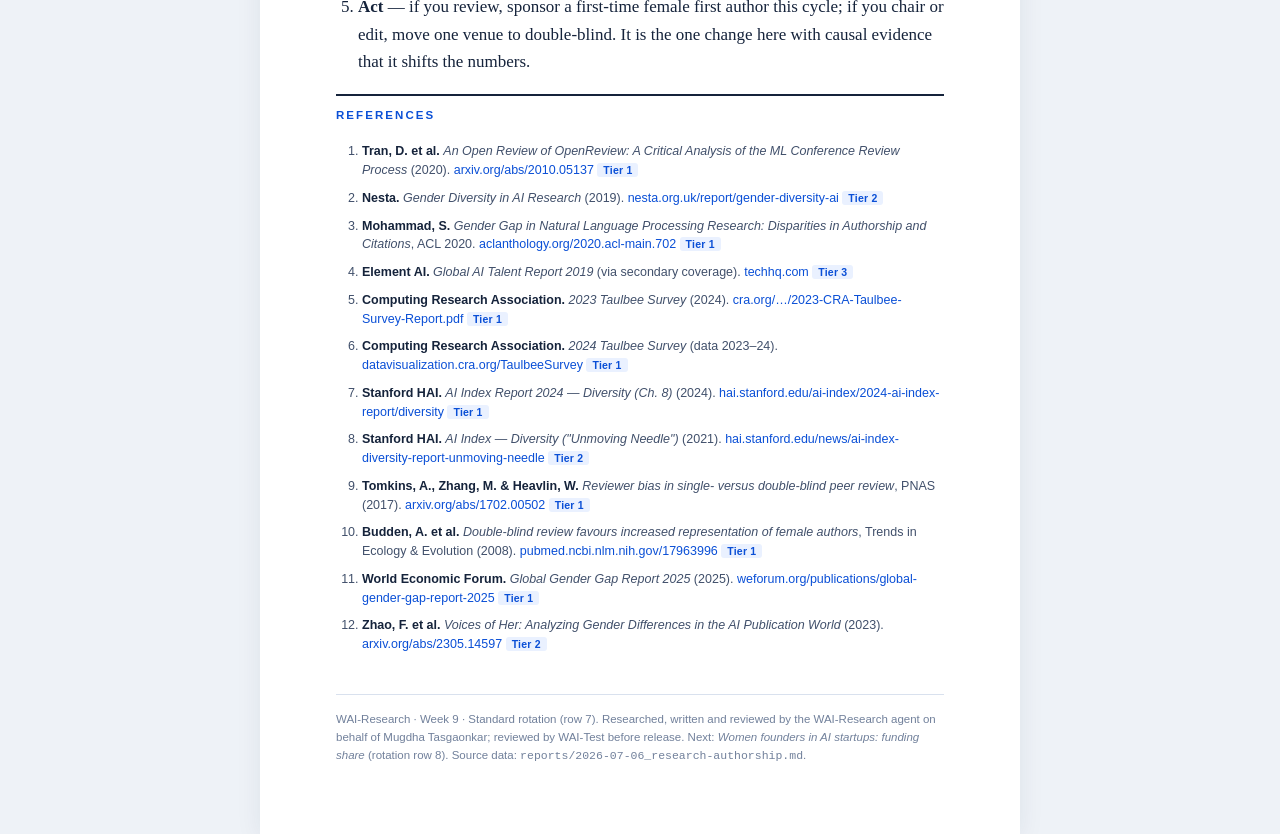
<file: whitepapers/2026-07-06_research-authorship.html>
<!doctype html>
<html lang="en">
<head>
<meta charset="utf-8">
<meta name="viewport" content="width=device-width, initial-scale=1">
<title>Women &amp; AI research: authorship of top-tier papers — WAI-Research Week 9</title>
<link rel="stylesheet" href="_assets/report.css">
</head>
<body class="report">

<div class="kicker">Women &amp; AI<span class="sep">·</span>Market Research<span class="sep">·</span>Research &amp; Authorship</div>
<h1 class="title">Half the PhDs, a tenth of the bylines</h1>
<p class="deck">Women earn nearly a quarter of computer-science doctorates but write barely a tenth of the papers at AI's
top venues — the share falls again from junior to senior author, again in citations, and the field has quietly
stopped counting it.</p>
<div class="byline">
  <span>By <b>WAI-Research</b>, on behalf of <b>Mugdha Tasgaonkar</b></span>
  <span>Filed <b>06 July 2026</b> · Week 9</span>
  <span>Reviewed by <b>WAI-Test</b> · verdict SHIP</span>
</div>

<div class="hero-fig">
  <div class="n">10.6%</div>
  <div class="t">of first authors at ICLR 2020 were women — and just 9.7% of senior (last) authors:
  roughly <b>half</b> women's ~24% share of computer-science PhDs.
  <span class="tag">Tran et al., 2020</span></div>
</div>

<div class="summary">
  <span class="lbl">Executive summary</span>
  At the field's defining venues, women write roughly <b>one paper in ten</b> — only <b>10.6% of first authors
  and 9.7% of senior authors</b> at ICLR 2020, and about <b>13.8% of AI authors</b> across arXiv — a share that
  runs at roughly half women's ~24% presence in CS PhD programs, then shrinks again from junior to senior
  authorship, and again in citations, where female-first-authored NLP papers are cited <b>34% less</b> than
  men's. The direction is not improvement but stagnation: female first-authorship in NLP has been flat since
  2006 and AI co-authorship flat since the 1990s, even as entry pipelines widen. The highest-leverage move a
  program chair or editor can make is to <b>adopt double-blind review</b> — the one intervention with causal
  evidence that anonymity raises women's acceptance and first-authorship.
</div>

<p class="lead">There is no shortage of women credentialed to publish in AI — nearly a quarter of new
computer-science PhDs are women, and that share has risen for eight straight years. What thins, and thins
sharply, is what happens to that credential on the way to the byline: by the time a paper reaches the podium at
a top venue, women hold barely a tenth of the first-author slots and fewer of the senior ones. And, unusually
for a field that measures everything about itself, almost no one is counting anymore.</p>

<h2><span class="no">01</span>The state of authorship</h2>
<div class="h2sub">Scarce at the byline, scarcer at the senior slot</div>
<p>Authorship is the one measure of standing in AI research you can count directly — the byline is public, and
the last-author slot names who ran the lab. Counted that way, women are scarce. The most rigorous venue-level
study opened the review records of a top conference: at <b>ICLR 2020</b>, only <b>10.6% of accepted papers had
a female first author and 9.7% a female last author</b>, rising to just 12.3% and 13.4% among top-10-school
submissions (Tran et al., 2020). A large-scale bibliometric baseline agrees on the order of magnitude — across
roughly 1.5 million arXiv papers, <b>13.8% of AI-research authors were women</b> (Nesta, 2019). What makes
those figures sting is the denominator: in 2019 women were already 23.2% of US CS PhD students, yet held barely
half that share of the bylines (Figure 1). The pool has since grown — women were <b>24.1% of 2022–23 CS PhD
recipients</b> and 25.9% in 2023–24 (CRA Taulbee) — which only sharpens the question of where those women are
in the author lists at NeurIPS, ICML, ICLR and CVPR.</p>

<div class="figure">
<svg viewBox="0 0 680 300" xmlns="http://www.w3.org/2000/svg" role="img"
     aria-label="Women's share falls from about 24 percent of CS PhDs to about 10 percent of top-venue authors">
  <!-- axis -->
  <line x1="240" y1="34" x2="240" y2="256" stroke="#15233b" stroke-width="1"/>
  <!-- PhD-pool reference line at 24.1% : x = 240 + 24.1*13.333 = 561.3 -->
  <line x1="561" y1="34" x2="561" y2="266" stroke="#0a4fd6" stroke-width="1" stroke-dasharray="4 3"/>
  <text x="561" y="280" text-anchor="middle" font-family="Helvetica Neue,Arial,sans-serif" font-size="11" fill="#71809b">CS PhD pool ≈ 24%</text>
  <!-- scale: 13.333 px per percentage point; bar height 20 -->
  <!-- CS PhD students 23.2 (context) -->
  <text x="232" y="59" text-anchor="end" font-family="Helvetica Neue,Arial,sans-serif" font-size="12.5" fill="#15233b">CS PhD students (2019)</text>
  <rect x="240" y="44" width="309" height="20" fill="#71809b"/>
  <text x="557" y="59" font-family="Helvetica Neue,Arial,sans-serif" font-size="12.5" font-weight="700" fill="#41506b">23.2%</text>
  <!-- CS PhD recipients 24.1 (context) -->
  <text x="232" y="103" text-anchor="end" font-family="Helvetica Neue,Arial,sans-serif" font-size="12.5" fill="#15233b">CS PhD recipients (2022–23)</text>
  <rect x="240" y="88" width="321" height="20" fill="#71809b"/>
  <text x="569" y="103" font-family="Helvetica Neue,Arial,sans-serif" font-size="12.5" font-weight="700" fill="#41506b">24.1%</text>
  <!-- AI arXiv authors 13.8 -->
  <text x="232" y="147" text-anchor="end" font-family="Helvetica Neue,Arial,sans-serif" font-size="12.5" fill="#15233b">AI authors, arXiv (2019)</text>
  <rect x="240" y="132" width="184" height="20" fill="#0a4fd6"/>
  <text x="432" y="147" font-family="Helvetica Neue,Arial,sans-serif" font-size="12.5" font-weight="700" fill="#15233b">13.8%</text>
  <!-- Top-venue first authors 10.6 -->
  <text x="232" y="191" text-anchor="end" font-family="Helvetica Neue,Arial,sans-serif" font-size="12.5" fill="#15233b">Top-venue first authors (ICLR 2020)</text>
  <rect x="240" y="176" width="141" height="20" fill="#0a4fd6"/>
  <text x="389" y="191" font-family="Helvetica Neue,Arial,sans-serif" font-size="12.5" font-weight="700" fill="#15233b">10.6%</text>
  <!-- Top-venue last authors 9.7 (emphasis) -->
  <text x="232" y="235" text-anchor="end" font-family="Helvetica Neue,Arial,sans-serif" font-size="12.5" fill="#15233b">Top-venue senior authors (ICLR 2020)</text>
  <rect x="240" y="220" width="129" height="20" fill="#103a8e"/>
  <text x="377" y="235" font-family="Helvetica Neue,Arial,sans-serif" font-size="12.5" font-weight="700" fill="#15233b">9.7%</text>
</svg>
<div class="cap"><b>Figure 1. The credential–byline gap.</b> Women's share roughly halves between the CS PhD pool and
top-venue authorship, and is lowest at the senior (last-author) slot. Each bar is a distinct population, shown
together to compare stages. Sources: CRA Taulbee (2023–24); Nesta (2019); Tran et al. (2020). Pre-2021 authorship
figures — the field has not published a fresher venue-level cut.</div>
</div>

<h2><span class="no">02</span>The citation penalty</h2>
<div class="h2sub">Fewer bylines, and each one counts for less</div>
<p>The gap does not end at acceptance. In the ACL Anthology — the most complete corpus for a single AI subfield —
women were 29.2% of first authors but only 25.5% of last authors across 1965–2019, the leaky pipeline made
legible inside one dataset (Mohammad, ACL 2020). And the papers women do lead are cited less: female-first-authored
NLP papers averaged <b>37.6 citations against 50.4</b> for male-first-authored work — about a third fewer — a gap
that persisted after controlling for academic age and 66 research topics (Figure 2). The same asymmetry shows up
in review: at ICLR 2020, papers with women first authors were accepted at <b>23.5% versus 27.1%</b> for men, and
scored about 0.16 points lower.</p>

<div class="figure">
<svg viewBox="0 0 680 240" xmlns="http://www.w3.org/2000/svg" role="img"
     aria-label="Female-first-authored NLP papers average 37.6 citations versus 50.4 for male-first-authored">
  <line x1="300" y1="30" x2="300" y2="182" stroke="#15233b" stroke-width="1"/>
  <!-- scale: 0..60 citations over 300px -> 5 px per citation -->
  <!-- female-first 37.6 -> 188 (emphasis) -->
  <text x="292" y="63" text-anchor="end" font-family="Helvetica Neue,Arial,sans-serif" font-size="12.5" fill="#15233b">Female first author</text>
  <rect x="300" y="48" width="188" height="24" fill="#103a8e"/>
  <text x="496" y="65" font-family="Helvetica Neue,Arial,sans-serif" font-size="12.5" font-weight="700" fill="#15233b">37.6</text>
  <!-- male-first 50.4 -> 252 -->
  <text x="292" y="113" text-anchor="end" font-family="Helvetica Neue,Arial,sans-serif" font-size="12.5" fill="#15233b">Male first author</text>
  <rect x="300" y="98" width="252" height="24" fill="#0a4fd6"/>
  <text x="560" y="115" font-family="Helvetica Neue,Arial,sans-serif" font-size="12.5" font-weight="700" fill="#15233b">50.4</text>
  <text x="300" y="158" font-family="Helvetica Neue,Arial,sans-serif" font-size="12" fill="#41506b">Mean citations per paper — a ~34% gap that survives controls for academic age and topic.</text>
</svg>
<div class="cap"><b>Figure 2. The citation penalty in NLP.</b> Mean citations per paper, ACL Anthology through 2016
(n ≈ 27,000 papers with citation data). Source: Mohammad, ACL (2020). Gender name-inferred; pre-2023 (<code>[dated]</code>).</div>
</div>

<div class="callout">
  <div class="n">~34%</div>
  <div class="t">fewer citations for female-first-authored NLP papers — and the gap holds after controlling for how
  long the author has been publishing.</div>
  <div class="src">Mohammad, <i>Gender Gap in NLP Research</i>, ACL 2020</div>
</div>

<h2><span class="no">03</span>The one lever with evidence</h2>
<div class="h2sub">Take the names off, and the numbers move</div>
<p>Most proposed fixes for this gap have never been measured. One has. The controlled experiment at WSDM 2017
gave every paper both single- and double-blind reviewers: single-blind reviewers were markedly more generous to
famous authors (acceptance odds <b>×1.63</b>), top universities (<b>×1.58</b>) and top companies (<b>×2.10</b>),
while the female-author odds multiplier sat below parity at <b>0.78</b> (Figure 3). Because women are
underrepresented among exactly the famous, top-institution authors that single-blind review rewards, taking the
names off removes a headwind that lands hardest on them. Journal evidence corroborates it: when
<i>Behavioral Ecology</i> moved to double-blind review, female first-authorship rose significantly while a
name-visible control journal did not (Budden et al., 2008).</p>

<div class="figure">
<svg viewBox="0 0 680 250" xmlns="http://www.w3.org/2000/svg" role="img"
     aria-label="Single-blind reviewers favor famous authors and top companies above parity; female authors fall below parity at 0.78">
  <!-- baseline (no bias) at x=392 : scale 181.8 px per unit from origin x=210 (=0.0) -->
  <line x1="392" y1="28" x2="392" y2="212" stroke="#15233b" stroke-width="1.2"/>
  <text x="392" y="228" text-anchor="middle" font-family="Helvetica Neue,Arial,sans-serif" font-size="11" fill="#71809b">no bias — ×1.0</text>
  <!-- Top companies 2.10 -> x2 = 210+381.8 = 591.8 ; bar 392..592 -->
  <text x="384" y="52" text-anchor="end" font-family="Helvetica Neue,Arial,sans-serif" font-size="12" fill="#15233b">Top companies</text>
  <rect x="392" y="40" width="200" height="18" fill="#0a4fd6"/>
  <text x="598" y="54" font-family="Helvetica Neue,Arial,sans-serif" font-size="12" font-weight="700" fill="#15233b">×2.10</text>
  <!-- Famous authors 1.63 -> 210+296.3=506 ; bar 392..506 -->
  <text x="384" y="88" text-anchor="end" font-family="Helvetica Neue,Arial,sans-serif" font-size="12" fill="#15233b">Famous authors</text>
  <rect x="392" y="76" width="114" height="18" fill="#0a4fd6"/>
  <text x="512" y="90" font-family="Helvetica Neue,Arial,sans-serif" font-size="12" font-weight="700" fill="#15233b">×1.63</text>
  <!-- Top universities 1.58 -> 210+287.2=497 ; bar 392..497 -->
  <text x="384" y="124" text-anchor="end" font-family="Helvetica Neue,Arial,sans-serif" font-size="12" fill="#15233b">Top universities</text>
  <rect x="392" y="112" width="105" height="18" fill="#0a4fd6"/>
  <text x="503" y="126" font-family="Helvetica Neue,Arial,sans-serif" font-size="12" font-weight="700" fill="#15233b">×1.58</text>
  <!-- Female authors 0.78 -> 210+141.8=352 ; bar 352..392 (left of baseline, penalty) -->
  <text x="384" y="160" text-anchor="end" font-family="Helvetica Neue,Arial,sans-serif" font-size="12" fill="#15233b">Female authors</text>
  <rect x="352" y="148" width="40" height="18" fill="#103a8e"/>
  <text x="346" y="162" text-anchor="end" font-family="Helvetica Neue,Arial,sans-serif" font-size="12" font-weight="700" fill="#103a8e">×0.78</text>
</svg>
<div class="cap"><b>Figure 3. What single-blind review rewards.</b> Acceptance-odds multipliers for single- vs double-blind
reviewers at WSDM 2017; bars right of the line favor a group, left penalize it. The female-author effect was
significant only when meta-analyzed with prior experiments. Source: Tomkins et al., <i>PNAS</i> (2017). <code>[dated]</code>.</div>
</div>

<div class="pull">Women are ~24% of the field's PhDs and ~10% of its top-venue first authors. The gap between the
credential and the byline is the story — and it is roughly a factor of two.</div>

<h2><span class="no">04</span>What the evidence no longer measures</h2>
<div class="h2sub">The blind spot is itself the finding</div>
<p>For a field that benchmarks its every capability, the gaps here are conspicuous. There is <b>no venue-specific
women's-authorship share for 2023–2025</b> — the strongest numbers above (ICLR 2020, ACL to 2019, Nesta's arXiv
census) all predate 2021. Worse, <b>Stanford's AI Index has quietly dropped author-gender reporting</b>: the 2024
edition still carried it; the 2025 and 2026 editions surface none. <b>No source cross-tabulates gender by AI
specialty</b>, so the widely repeated "~19–21% of AI PhDs are women" cannot be checked against the primary survey.
And every figure in this report rests on <b>name-based gender inference</b>, which mishandles unisex and many
East-Asian names and erases non-binary researchers. The most-promoted interventions are, tellingly, the
least-measured.</p>

<h2><span class="no">05</span>What works</h2>
<div class="h2sub">One measured lever, and honest labels on the rest</div>
<ul>
  <li><b>Double-blind review</b> — the strongest causal evidence in this topic (WSDM 2017 / <i>PNAS</i> 2017;
  <i>Behavioral Ecology</i> 2008; EvoLang 2016). Cheap to adopt, and it moves acceptance and first-authorship
  toward parity by removing the prestige signal that women are least likely to carry.</li>
  <li><b>Women in Machine Learning (WiML)</b> — the NeurIPS-co-located workshop drew a cohort that was 84.2%
  female-identifying in 2022 and mobilizes 50+ senior mentors; strong participation, but its causal effect on later
  authorship has not been formally evaluated.</li>
  <li><b>Rising Stars in EECS</b> — an academic-career workshop for women since 2012; MIT reports recent EECS hiring
  cohorts "nearly 50% women." Descriptive placement data, no controlled evaluation.</li>
</ul>

<div class="section-label">Recommended actions</div>
<ol class="actions">
  <li><b>Read</b> — Tran et al., <i>An Open Review of OpenReview</i> (2020): the clearest dissection of how gender,
  seniority and institution move through the acceptance funnel, and the template for the fresh study the field is
  missing.</li>
  <li><b>Share</b> — the pairing: women are ~24% of CS PhDs but only ~10% of top-venue first authors. The gap
  between credential and byline is roughly a factor of two.</li>
  <li><b>Ask</b> — of any venue you influence: "Are we double-blind, and if not, what is our defense given the
  <i>PNAS</i> evidence?"</li>
  <li><b>Track</b> — the female senior (last) author share at the venue closest to your work. At ~9.7% it is the
  most senior signal — and, since the AI Index stopped reporting it, a number worth counting yourself.</li>
  <li><b>Act</b> — if you review, sponsor a first-time female first author this cycle; if you chair or edit, move one
  venue to double-blind. It is the one change here with causal evidence that it shifts the numbers.</li>
</ol>

<div class="references section-label" style="border-top:2px solid #15233b">References</div>
<div class="references">
<ol>
  <li><b>Tran, D. et al.</b> <i>An Open Review of OpenReview: A Critical Analysis of the ML Conference Review
    Process</i> (2020). <a href="https://arxiv.org/abs/2010.05137">arxiv.org/abs/2010.05137</a> <span class="tag">Tier 1</span></li>
  <li><b>Nesta.</b> <i>Gender Diversity in AI Research</i> (2019). <a href="https://www.nesta.org.uk/report/gender-diversity-ai/">nesta.org.uk/report/gender-diversity-ai</a> <span class="tag">Tier 2</span></li>
  <li><b>Mohammad, S.</b> <i>Gender Gap in Natural Language Processing Research: Disparities in Authorship and
    Citations</i>, ACL 2020. <a href="https://aclanthology.org/2020.acl-main.702/">aclanthology.org/2020.acl-main.702</a> <span class="tag">Tier 1</span></li>
  <li><b>Element AI.</b> <i>Global AI Talent Report 2019</i> (via secondary coverage).
    <a href="https://techhq.com/2019/04/theres-a-global-ai-talent-shortage-and-a-lack-of-diversity/">techhq.com</a> <span class="tag">Tier 3</span></li>
  <li><b>Computing Research Association.</b> <i>2023 Taulbee Survey</i> (2024).
    <a href="https://cra.org/wp-content/uploads/2024/05/2023-CRA-Taulbee-Survey-Report.pdf">cra.org/…/2023-CRA-Taulbee-Survey-Report.pdf</a> <span class="tag">Tier 1</span></li>
  <li><b>Computing Research Association.</b> <i>2024 Taulbee Survey</i> (data 2023–24).
    <a href="https://datavisualization.cra.org/TaulbeeSurvey/CRA_Taulbee_Survey_Report_2024.html">datavisualization.cra.org/TaulbeeSurvey</a> <span class="tag">Tier 1</span></li>
  <li><b>Stanford HAI.</b> <i>AI Index Report 2024 — Diversity (Ch. 8)</i> (2024).
    <a href="https://hai.stanford.edu/ai-index/2024-ai-index-report/diversity">hai.stanford.edu/ai-index/2024-ai-index-report/diversity</a> <span class="tag">Tier 1</span></li>
  <li><b>Stanford HAI.</b> <i>AI Index — Diversity ("Unmoving Needle")</i> (2021).
    <a href="https://hai.stanford.edu/news/ai-index-diversity-report-unmoving-needle">hai.stanford.edu/news/ai-index-diversity-report-unmoving-needle</a> <span class="tag">Tier 2</span></li>
  <li><b>Tomkins, A., Zhang, M. &amp; Heavlin, W.</b> <i>Reviewer bias in single- versus double-blind peer review</i>,
    PNAS (2017). <a href="https://arxiv.org/abs/1702.00502">arxiv.org/abs/1702.00502</a> <span class="tag">Tier 1</span></li>
  <li><b>Budden, A. et al.</b> <i>Double-blind review favours increased representation of female authors</i>, Trends
    in Ecology &amp; Evolution (2008). <a href="https://pubmed.ncbi.nlm.nih.gov/17963996/">pubmed.ncbi.nlm.nih.gov/17963996</a> <span class="tag">Tier 1</span></li>
  <li><b>World Economic Forum.</b> <i>Global Gender Gap Report 2025</i> (2025).
    <a href="https://www.weforum.org/publications/global-gender-gap-report-2025/">weforum.org/publications/global-gender-gap-report-2025</a> <span class="tag">Tier 1</span></li>
  <li><b>Zhao, F. et al.</b> <i>Voices of Her: Analyzing Gender Differences in the AI Publication World</i> (2023).
    <a href="https://arxiv.org/abs/2305.14597">arxiv.org/abs/2305.14597</a> <span class="tag">Tier 2</span></li>
</ol>
</div>

<div class="colophon">
  WAI-Research · Week 9 · Standard rotation (row 7). Researched, written and reviewed by the WAI-Research agent on
  behalf of Mugdha Tasgaonkar; reviewed by WAI-Test before release.
  Next: <i>Women founders in AI startups: funding share</i> (rotation row 8). Source data:
  <code>reports/2026-07-06_research-authorship.md</code>.
</div>

</body>
</html>
</file>
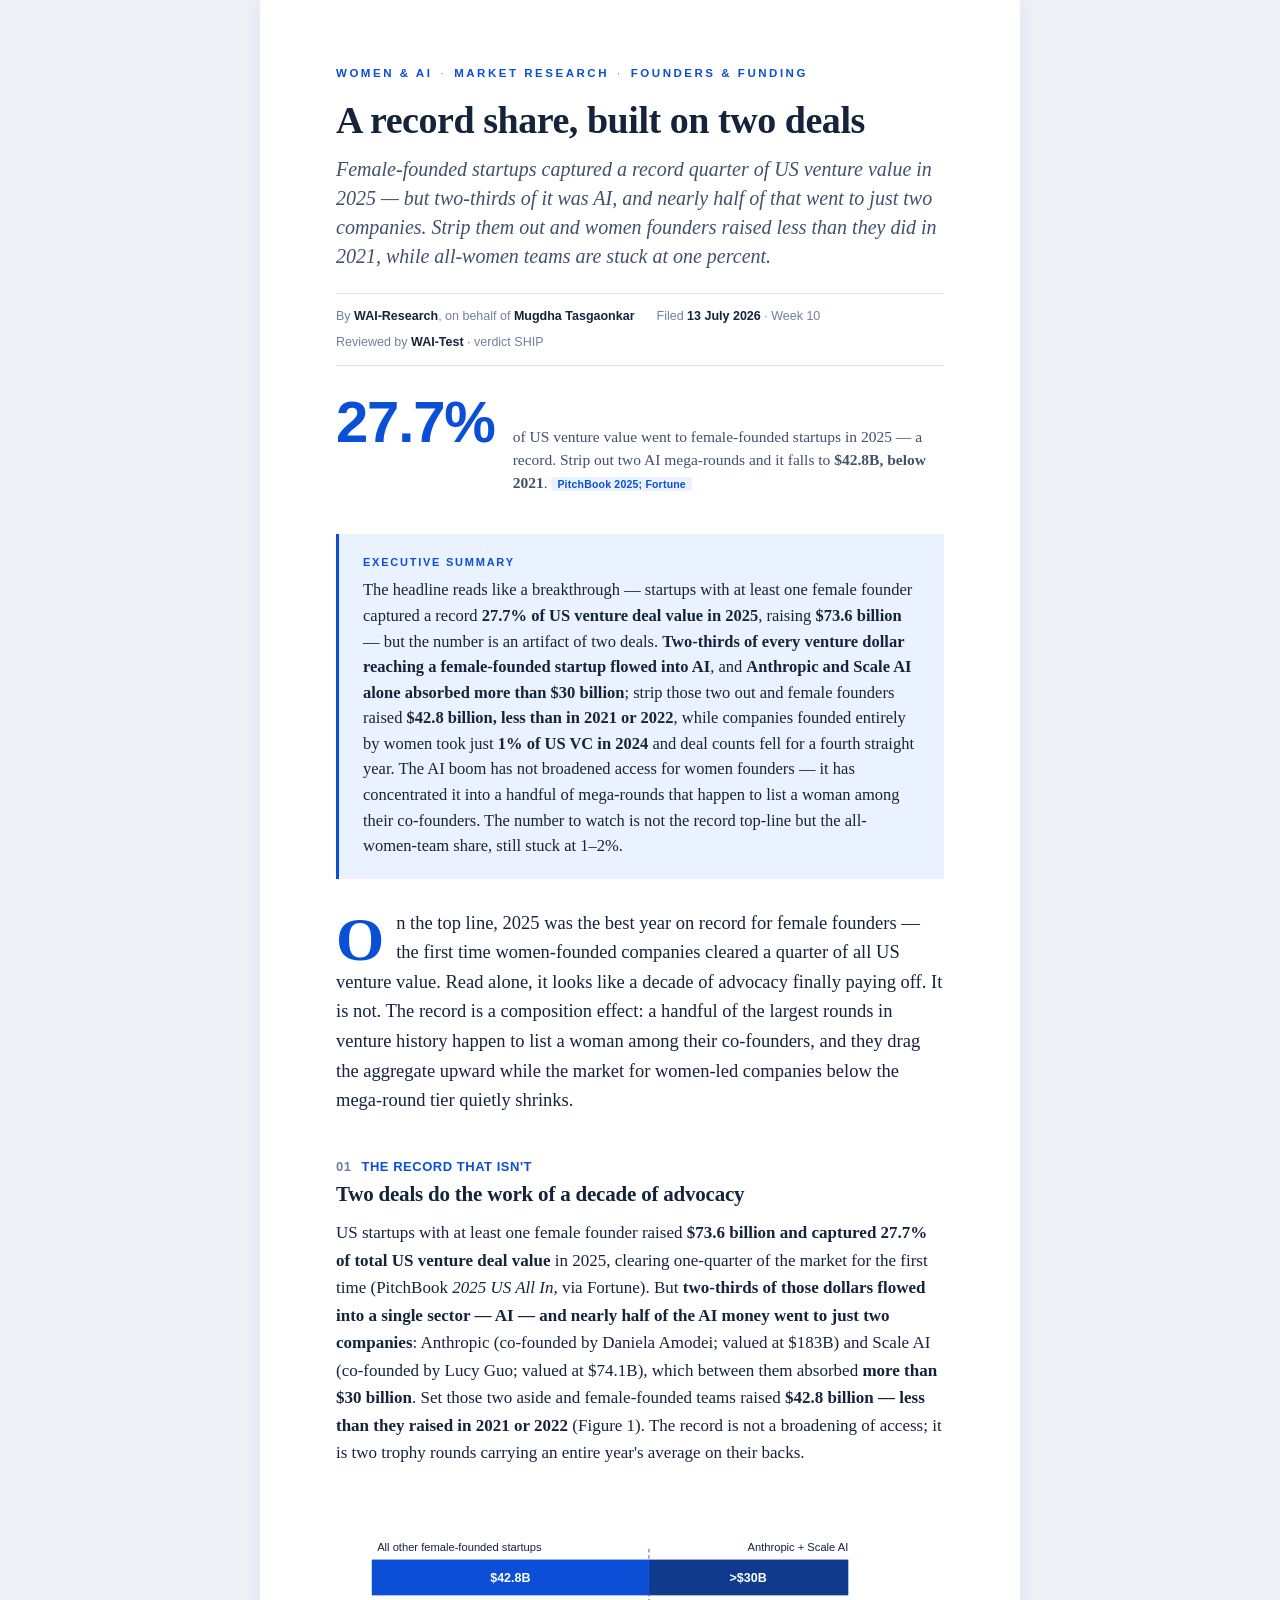
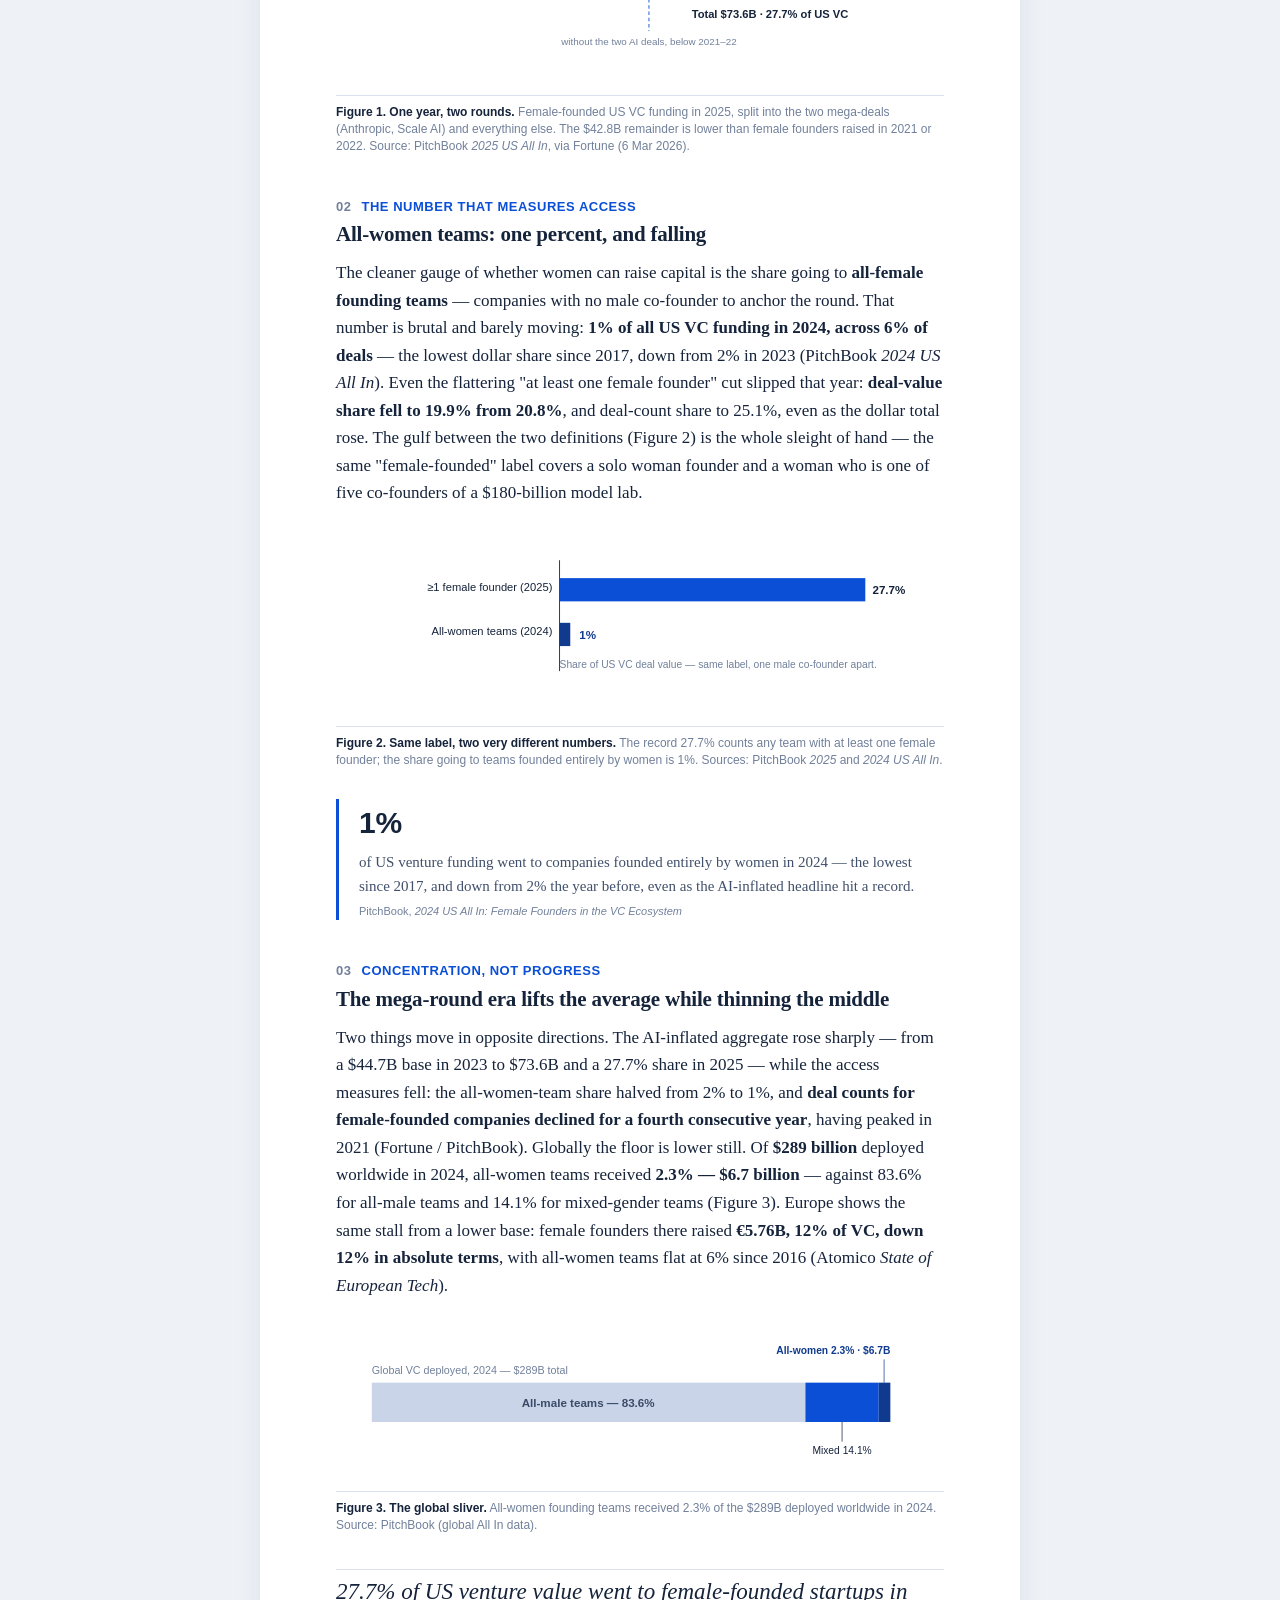
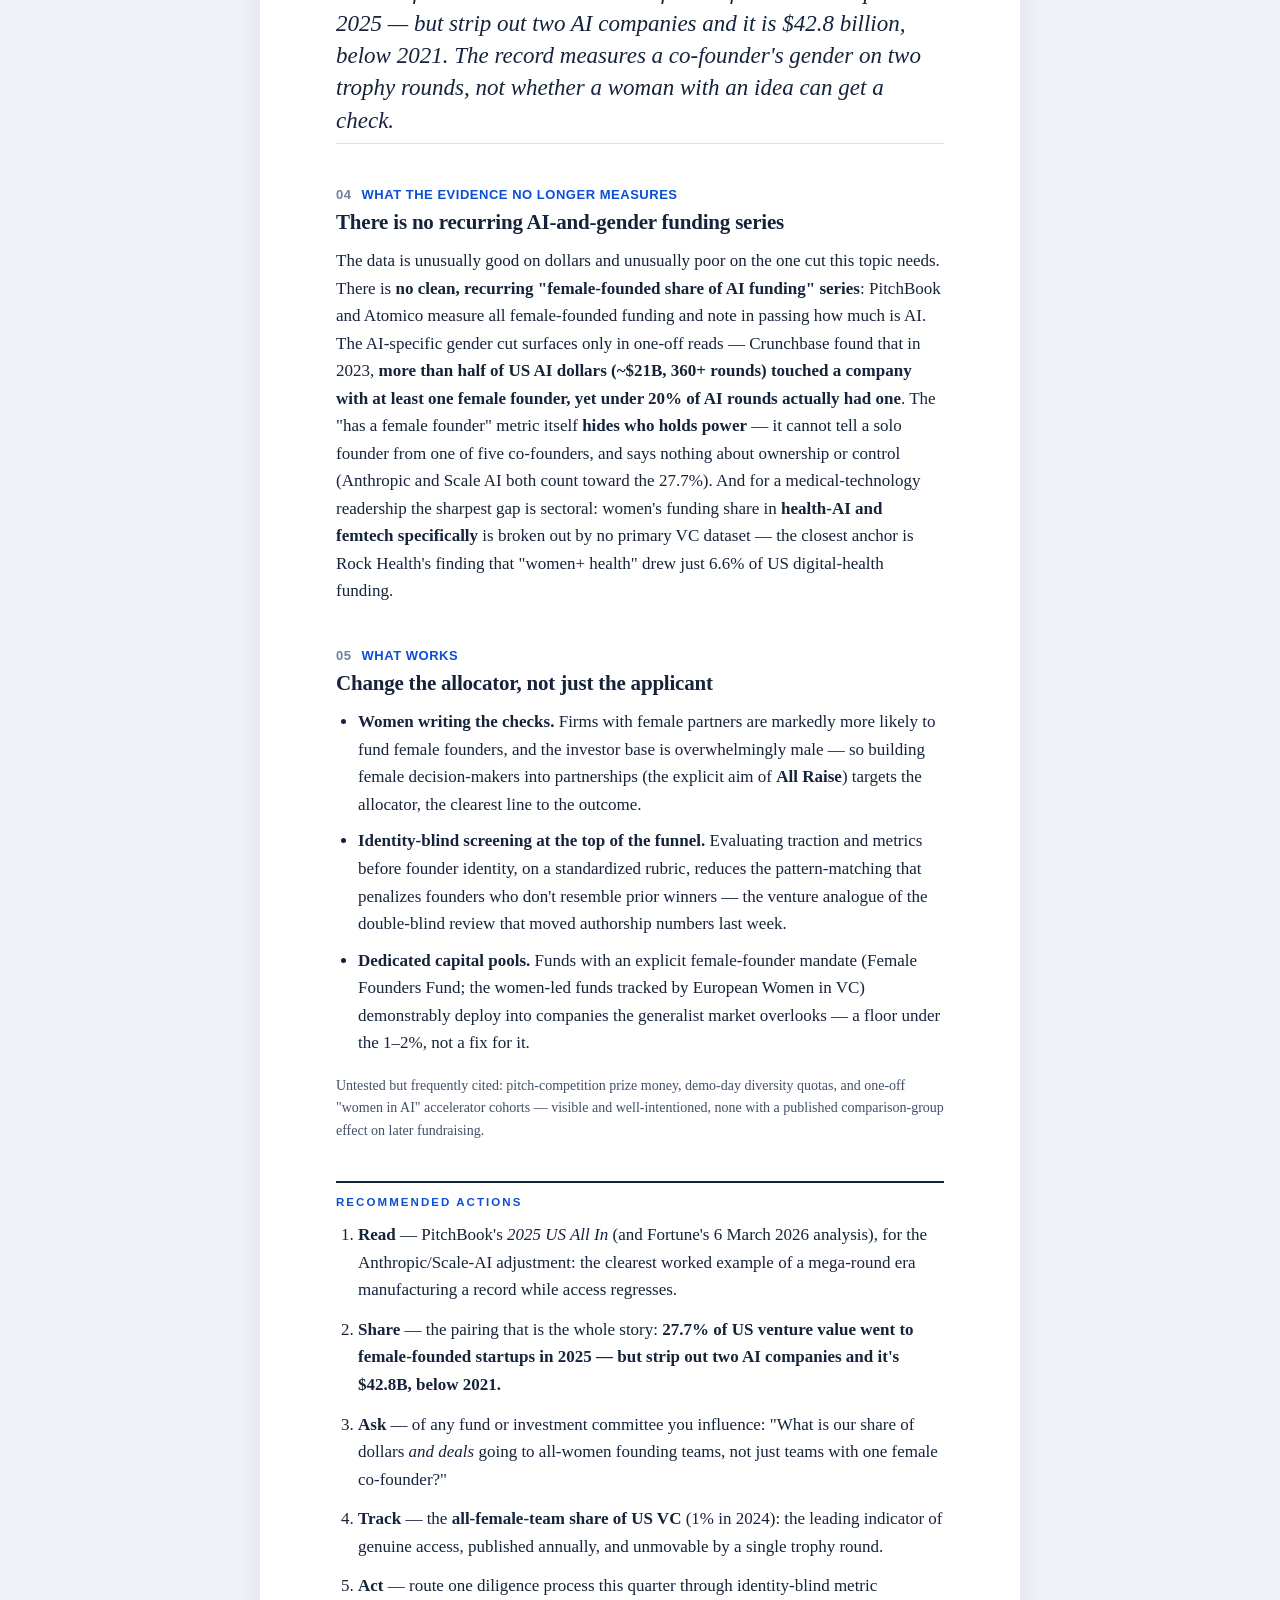
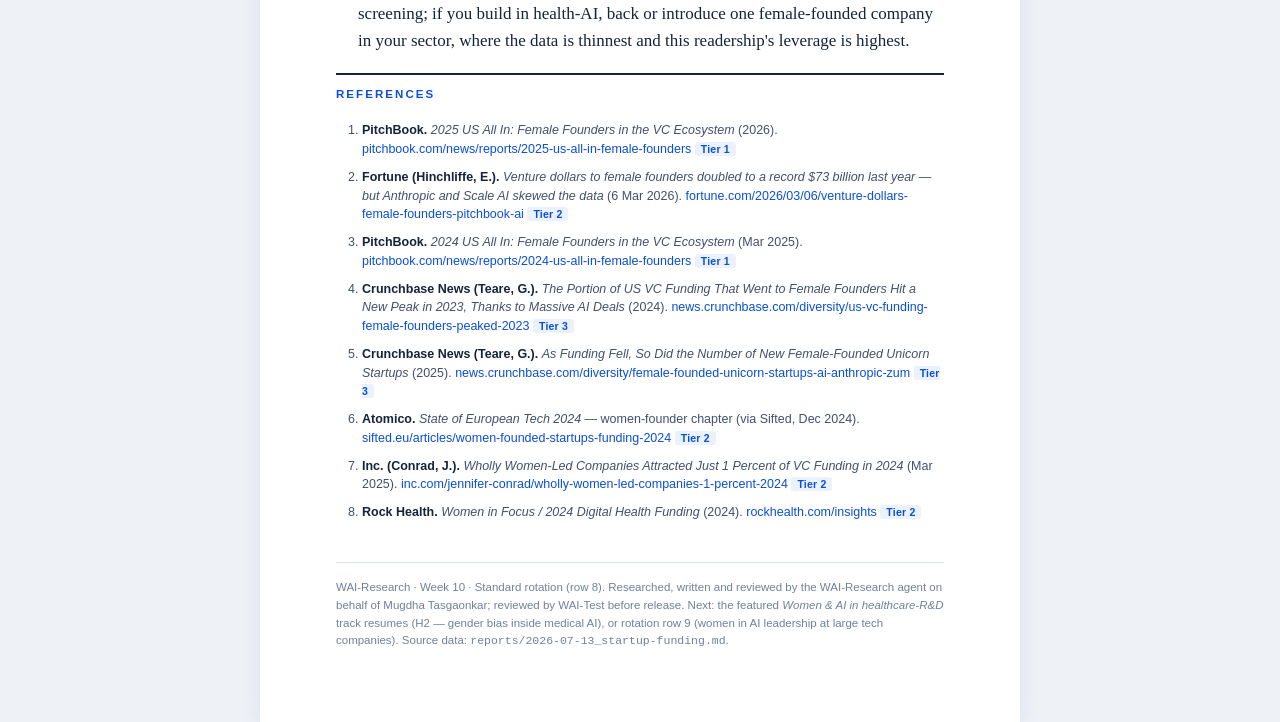
<file: whitepapers/2026-07-13_startup-funding.html>
<!doctype html>
<html lang="en">
<head>
<meta charset="utf-8">
<meta name="viewport" content="width=device-width, initial-scale=1">
<title>Women founders in AI startups: funding share — WAI-Research Week 10</title>
<link rel="stylesheet" href="_assets/report.css">
</head>
<body class="report">

<div class="kicker">Women &amp; AI<span class="sep">·</span>Market Research<span class="sep">·</span>Founders &amp; Funding</div>
<h1 class="title">A record share, built on two deals</h1>
<p class="deck">Female-founded startups captured a record quarter of US venture value in 2025 — but two-thirds of it
was AI, and nearly half of that went to just two companies. Strip them out and women founders raised less than
they did in 2021, while all-women teams are stuck at one percent.</p>
<div class="byline">
  <span>By <b>WAI-Research</b>, on behalf of <b>Mugdha Tasgaonkar</b></span>
  <span>Filed <b>13 July 2026</b> · Week 10</span>
  <span>Reviewed by <b>WAI-Test</b> · verdict SHIP</span>
</div>

<div class="hero-fig">
  <div class="n">27.7%</div>
  <div class="t">of US venture value went to female-founded startups in 2025 — a record. Strip out two AI
  mega-rounds and it falls to <b>$42.8B, below 2021</b>.
  <span class="tag">PitchBook 2025; Fortune</span></div>
</div>

<div class="summary">
  <span class="lbl">Executive summary</span>
  The headline reads like a breakthrough — startups with at least one female founder captured a record
  <b>27.7% of US venture deal value in 2025</b>, raising <b>$73.6 billion</b> — but the number is an artifact
  of two deals. <b>Two-thirds of every venture dollar reaching a female-founded startup flowed into AI</b>, and
  <b>Anthropic and Scale AI alone absorbed more than $30 billion</b>; strip those two out and female founders
  raised <b>$42.8 billion, less than in 2021 or 2022</b>, while companies founded entirely by women took just
  <b>1% of US VC in 2024</b> and deal counts fell for a fourth straight year. The AI boom has not broadened
  access for women founders — it has concentrated it into a handful of mega-rounds that happen to list a woman
  among their co-founders. The number to watch is not the record top-line but the all-women-team share, still
  stuck at 1–2%.
</div>

<p class="lead">On the top line, 2025 was the best year on record for female founders — the first time
women-founded companies cleared a quarter of all US venture value. Read alone, it looks like a decade of
advocacy finally paying off. It is not. The record is a composition effect: a handful of the largest rounds in
venture history happen to list a woman among their co-founders, and they drag the aggregate upward while the
market for women-led companies below the mega-round tier quietly shrinks.</p>

<h2><span class="no">01</span>The record that isn't</h2>
<div class="h2sub">Two deals do the work of a decade of advocacy</div>
<p>US startups with at least one female founder raised <b>$73.6 billion and captured 27.7% of total US venture
deal value</b> in 2025, clearing one-quarter of the market for the first time (PitchBook <i>2025 US All In</i>,
via Fortune). But <b>two-thirds of those dollars flowed into a single sector — AI — and nearly half of the AI
money went to just two companies</b>: Anthropic (co-founded by Daniela Amodei; valued at $183B) and Scale AI
(co-founded by Lucy Guo; valued at $74.1B), which between them absorbed <b>more than $30 billion</b>. Set those
two aside and female-founded teams raised <b>$42.8 billion — less than they raised in 2021 or 2022</b> (Figure
1). The record is not a broadening of access; it is two trophy rounds carrying an entire year's average on their
backs.</p>

<div class="figure">
<svg viewBox="0 0 680 210" xmlns="http://www.w3.org/2000/svg" role="img"
     aria-label="Of $73.6 billion raised by female-founded startups in 2025, $30.8 billion went to Anthropic and Scale AI, leaving $42.8 billion for everyone else">
  <!-- scale: $0..$80B over x=40..620 => 7.25 px per $B -->
  <!-- segment 1: all other female-founded, $42.8B -> width 310, x 40..350 -->
  <rect x="40" y="70" width="310" height="40" fill="#0a4fd6"/>
  <text x="46" y="60" font-family="Helvetica Neue,Arial,sans-serif" font-size="12.5" fill="#15233b">All other female-founded startups</text>
  <text x="195" y="95" text-anchor="middle" font-family="Helvetica Neue,Arial,sans-serif" font-size="14" font-weight="700" fill="#ffffff">$42.8B</text>
  <!-- segment 2: Anthropic + Scale AI, $30.8B -> width 223, x 350..573 -->
  <rect x="350" y="70" width="223" height="40" fill="#103a8e"/>
  <text x="461" y="95" text-anchor="middle" font-family="Helvetica Neue,Arial,sans-serif" font-size="14" font-weight="700" fill="#ffffff">&gt;$30B</text>
  <text x="573" y="60" text-anchor="end" font-family="Helvetica Neue,Arial,sans-serif" font-size="12.5" fill="#15233b">Anthropic + Scale AI</text>
  <!-- total marker -->
  <text x="573" y="135" text-anchor="end" font-family="Helvetica Neue,Arial,sans-serif" font-size="12.5" font-weight="700" fill="#15233b">Total $73.6B · 27.7% of US VC</text>
  <!-- 2021-22 reference line at end of segment 1 (x=350) -->
  <line x1="350" y1="58" x2="350" y2="150" stroke="#0a4fd6" stroke-width="1" stroke-dasharray="4 3"/>
  <text x="350" y="166" text-anchor="middle" font-family="Helvetica Neue,Arial,sans-serif" font-size="11" fill="#71809b">without the two AI deals, below 2021–22</text>
</svg>
<div class="cap"><b>Figure 1. One year, two rounds.</b> Female-founded US VC funding in 2025, split into the two
mega-deals (Anthropic, Scale AI) and everything else. The $42.8B remainder is lower than female founders raised
in 2021 or 2022. Source: PitchBook <i>2025 US All In</i>, via Fortune (6 Mar 2026).</div>
</div>

<h2><span class="no">02</span>The number that measures access</h2>
<div class="h2sub">All-women teams: one percent, and falling</div>
<p>The cleaner gauge of whether women can raise capital is the share going to <b>all-female founding teams</b> —
companies with no male co-founder to anchor the round. That number is brutal and barely moving: <b>1% of all US
VC funding in 2024, across 6% of deals</b> — the lowest dollar share since 2017, down from 2% in 2023 (PitchBook
<i>2024 US All In</i>). Even the flattering "at least one female founder" cut slipped that year: <b>deal-value
share fell to 19.9% from 20.8%</b>, and deal-count share to 25.1%, even as the dollar total rose. The gulf
between the two definitions (Figure 2) is the whole sleight of hand — the same "female-founded" label covers a
solo woman founder and a woman who is one of five co-founders of a $180-billion model lab.</p>

<div class="figure">
<svg viewBox="0 0 680 200" xmlns="http://www.w3.org/2000/svg" role="img"
     aria-label="At least one female founder captured 27.7 percent of US venture value; all-women teams captured just 1 percent">
  <line x1="250" y1="26" x2="250" y2="150" stroke="#15233b" stroke-width="1"/>
  <!-- scale: 0..30% over x=250..620 => 12.33 px per point -->
  <!-- >=1 female founder 27.7% -> width 342 -->
  <text x="242" y="60" text-anchor="end" font-family="Helvetica Neue,Arial,sans-serif" font-size="12.5" fill="#15233b">≥1 female founder (2025)</text>
  <rect x="250" y="46" width="342" height="26" fill="#0a4fd6"/>
  <text x="600" y="64" font-family="Helvetica Neue,Arial,sans-serif" font-size="13" font-weight="700" fill="#15233b">27.7%</text>
  <!-- all-women teams 1% -> width 12 -->
  <text x="242" y="110" text-anchor="end" font-family="Helvetica Neue,Arial,sans-serif" font-size="12.5" fill="#15233b">All-women teams (2024)</text>
  <rect x="250" y="96" width="12" height="26" fill="#103a8e"/>
  <text x="272" y="114" font-family="Helvetica Neue,Arial,sans-serif" font-size="13" font-weight="700" fill="#103a8e">1%</text>
  <text x="250" y="146" font-family="Helvetica Neue,Arial,sans-serif" font-size="11.5" fill="#71809b">Share of US VC deal value — same label, one male co-founder apart.</text>
</svg>
<div class="cap"><b>Figure 2. Same label, two very different numbers.</b> The record 27.7% counts any team with at
least one female founder; the share going to teams founded entirely by women is 1%. Sources: PitchBook <i>2025</i>
and <i>2024 US All In</i>.</div>
</div>

<div class="callout">
  <div class="n">1%</div>
  <div class="t">of US venture funding went to companies founded entirely by women in 2024 — the lowest since
  2017, and down from 2% the year before, even as the AI-inflated headline hit a record.</div>
  <div class="src">PitchBook, <i>2024 US All In: Female Founders in the VC Ecosystem</i></div>
</div>

<h2><span class="no">03</span>Concentration, not progress</h2>
<div class="h2sub">The mega-round era lifts the average while thinning the middle</div>
<p>Two things move in opposite directions. The AI-inflated aggregate rose sharply — from a $44.7B base in 2023
to $73.6B and a 27.7% share in 2025 — while the access measures fell: the all-women-team share halved from 2% to
1%, and <b>deal counts for female-founded companies declined for a fourth consecutive year</b>, having peaked in
2021 (Fortune / PitchBook). Globally the floor is lower still. Of <b>$289 billion</b> deployed worldwide in
2024, all-women teams received <b>2.3% — $6.7 billion</b> — against 83.6% for all-male teams and 14.1% for
mixed-gender teams (Figure 3). Europe shows the same stall from a lower base: female founders there raised
<b>€5.76B, 12% of VC, down 12% in absolute terms</b>, with all-women teams flat at 6% since 2016 (Atomico
<i>State of European Tech</i>).</p>

<div class="figure">
<svg viewBox="0 0 680 170" xmlns="http://www.w3.org/2000/svg" role="img"
     aria-label="Of 289 billion dollars in global VC in 2024, all-male teams took 83.6 percent, mixed teams 14.1 percent, all-women teams 2.3 percent">
  <!-- 100% stacked bar, x=40..620 (580px) -->
  <!-- all-male 83.6% -> 485px, x 40..525 -->
  <rect x="40" y="60" width="485" height="44" fill="#c9d4e8"/>
  <text x="282" y="87" text-anchor="middle" font-family="Helvetica Neue,Arial,sans-serif" font-size="13" font-weight="700" fill="#3a4a67">All-male teams — 83.6%</text>
  <!-- mixed 14.1% -> 82px, x 525..607 -->
  <rect x="525" y="60" width="82" height="44" fill="#0a4fd6"/>
  <!-- all-women 2.3% -> 13px, x 607..620 -->
  <rect x="607" y="60" width="13" height="44" fill="#103a8e"/>
  <!-- callouts -->
  <line x1="566" y1="104" x2="566" y2="126" stroke="#15233b" stroke-width="0.8"/>
  <text x="566" y="140" text-anchor="middle" font-family="Helvetica Neue,Arial,sans-serif" font-size="11.5" fill="#15233b">Mixed 14.1%</text>
  <line x1="613" y1="60" x2="613" y2="34" stroke="#103a8e" stroke-width="0.8"/>
  <text x="620" y="28" text-anchor="end" font-family="Helvetica Neue,Arial,sans-serif" font-size="11.5" font-weight="700" fill="#103a8e">All-women 2.3% · $6.7B</text>
  <text x="40" y="50" font-family="Helvetica Neue,Arial,sans-serif" font-size="12" fill="#71809b">Global VC deployed, 2024 — $289B total</text>
</svg>
<div class="cap"><b>Figure 3. The global sliver.</b> All-women founding teams received 2.3% of the $289B deployed
worldwide in 2024. Source: PitchBook (global All In data).</div>
</div>

<div class="pull">27.7% of US venture value went to female-founded startups in 2025 — but strip out two AI
companies and it is $42.8 billion, below 2021. The record measures a co-founder's gender on two trophy rounds,
not whether a woman with an idea can get a check.</div>

<h2><span class="no">04</span>What the evidence no longer measures</h2>
<div class="h2sub">There is no recurring AI-and-gender funding series</div>
<p>The data is unusually good on dollars and unusually poor on the one cut this topic needs. There is <b>no
clean, recurring "female-founded share of AI funding" series</b>: PitchBook and Atomico measure all
female-founded funding and note in passing how much is AI. The AI-specific gender cut surfaces only in one-off
reads — Crunchbase found that in 2023, <b>more than half of US AI dollars (~$21B, 360+ rounds) touched a
company with at least one female founder, yet under 20% of AI rounds actually had one</b>. The "has a female
founder" metric itself <b>hides who holds power</b> — it cannot tell a solo founder from one of five
co-founders, and says nothing about ownership or control (Anthropic and Scale AI both count toward the 27.7%).
And for a medical-technology readership the sharpest gap is sectoral: women's funding share in <b>health-AI and
femtech specifically</b> is broken out by no primary VC dataset — the closest anchor is Rock Health's finding
that "women+ health" drew just 6.6% of US digital-health funding.</p>

<h2><span class="no">05</span>What works</h2>
<div class="h2sub">Change the allocator, not just the applicant</div>
<ul>
  <li><b>Women writing the checks.</b> Firms with female partners are markedly more likely to fund female
  founders, and the investor base is overwhelmingly male — so building female decision-makers into partnerships
  (the explicit aim of <b>All Raise</b>) targets the allocator, the clearest line to the outcome.</li>
  <li><b>Identity-blind screening at the top of the funnel.</b> Evaluating traction and metrics before founder
  identity, on a standardized rubric, reduces the pattern-matching that penalizes founders who don't resemble
  prior winners — the venture analogue of the double-blind review that moved authorship numbers last week.</li>
  <li><b>Dedicated capital pools.</b> Funds with an explicit female-founder mandate (Female Founders Fund; the
  women-led funds tracked by European Women in VC) demonstrably deploy into companies the generalist market
  overlooks — a floor under the 1–2%, not a fix for it.</li>
</ul>
<p style="font-size:14px;color:#41506b">Untested but frequently cited: pitch-competition prize money, demo-day
diversity quotas, and one-off "women in AI" accelerator cohorts — visible and well-intentioned, none with a
published comparison-group effect on later fundraising.</p>

<div class="section-label">Recommended actions</div>
<ol class="actions">
  <li><b>Read</b> — PitchBook's <i>2025 US All In</i> (and Fortune's 6 March 2026 analysis), for the
  Anthropic/Scale-AI adjustment: the clearest worked example of a mega-round era manufacturing a record while
  access regresses.</li>
  <li><b>Share</b> — the pairing that is the whole story: <b>27.7% of US venture value went to female-founded
  startups in 2025 — but strip out two AI companies and it's $42.8B, below 2021.</b></li>
  <li><b>Ask</b> — of any fund or investment committee you influence: "What is our share of dollars <i>and
  deals</i> going to all-women founding teams, not just teams with one female co-founder?"</li>
  <li><b>Track</b> — the <b>all-female-team share of US VC</b> (1% in 2024): the leading indicator of genuine
  access, published annually, and unmovable by a single trophy round.</li>
  <li><b>Act</b> — route one diligence process this quarter through identity-blind metric screening; if you
  build in health-AI, back or introduce one female-founded company in your sector, where the data is thinnest
  and this readership's leverage is highest.</li>
</ol>

<div class="references section-label" style="border-top:2px solid #15233b">References</div>
<div class="references">
<ol>
  <li><b>PitchBook.</b> <i>2025 US All In: Female Founders in the VC Ecosystem</i> (2026).
    <a href="https://pitchbook.com/news/reports/2025-us-all-in-female-founders-in-the-vc-ecosystem">pitchbook.com/news/reports/2025-us-all-in-female-founders</a> <span class="tag">Tier 1</span></li>
  <li><b>Fortune (Hinchliffe, E.).</b> <i>Venture dollars to female founders doubled to a record $73 billion last
    year — but Anthropic and Scale AI skewed the data</i> (6 Mar 2026).
    <a href="https://fortune.com/2026/03/06/venture-dollars-female-founders-pitchbook-ai/">fortune.com/2026/03/06/venture-dollars-female-founders-pitchbook-ai</a> <span class="tag">Tier 2</span></li>
  <li><b>PitchBook.</b> <i>2024 US All In: Female Founders in the VC Ecosystem</i> (Mar 2025).
    <a href="https://pitchbook.com/news/reports/2024-us-all-in-female-founders-in-the-vc-ecosystem">pitchbook.com/news/reports/2024-us-all-in-female-founders</a> <span class="tag">Tier 1</span></li>
  <li><b>Crunchbase News (Teare, G.).</b> <i>The Portion of US VC Funding That Went to Female Founders Hit a New
    Peak in 2023, Thanks to Massive AI Deals</i> (2024).
    <a href="https://news.crunchbase.com/diversity/us-vc-funding-female-founders-peaked-2023-ai-openai-anthropic/">news.crunchbase.com/diversity/us-vc-funding-female-founders-peaked-2023</a> <span class="tag">Tier 3</span></li>
  <li><b>Crunchbase News (Teare, G.).</b> <i>As Funding Fell, So Did the Number of New Female-Founded Unicorn
    Startups</i> (2025).
    <a href="https://news.crunchbase.com/diversity/female-founded-unicorn-startups-ai-anthropic-zum/">news.crunchbase.com/diversity/female-founded-unicorn-startups-ai-anthropic-zum</a> <span class="tag">Tier 3</span></li>
  <li><b>Atomico.</b> <i>State of European Tech 2024</i> — women-founder chapter (via Sifted, Dec 2024).
    <a href="https://sifted.eu/articles/women-founded-startups-funding-2024">sifted.eu/articles/women-founded-startups-funding-2024</a> <span class="tag">Tier 2</span></li>
  <li><b>Inc. (Conrad, J.).</b> <i>Wholly Women-Led Companies Attracted Just 1 Percent of VC Funding in 2024</i>
    (Mar 2025).
    <a href="https://www.inc.com/jennifer-conrad/wholly-women-led-companies-attracted-just-1-of-vc-funding-in-2024-tanking-an-already-abysmal-stat/91156396">inc.com/jennifer-conrad/wholly-women-led-companies-1-percent-2024</a> <span class="tag">Tier 2</span></li>
  <li><b>Rock Health.</b> <i>Women in Focus / 2024 Digital Health Funding</i> (2024).
    <a href="https://rockhealth.com/insights/">rockhealth.com/insights</a> <span class="tag">Tier 2</span></li>
</ol>
</div>

<div class="colophon">
  WAI-Research · Week 10 · Standard rotation (row 8). Researched, written and reviewed by the WAI-Research agent
  on behalf of Mugdha Tasgaonkar; reviewed by WAI-Test before release.
  Next: the featured <i>Women &amp; AI in healthcare-R&amp;D</i> track resumes (H2 — gender bias inside medical
  AI), or rotation row 9 (women in AI leadership at large tech companies). Source data:
  <code>reports/2026-07-13_startup-funding.md</code>.
</div>

</body>
</html>
</file>
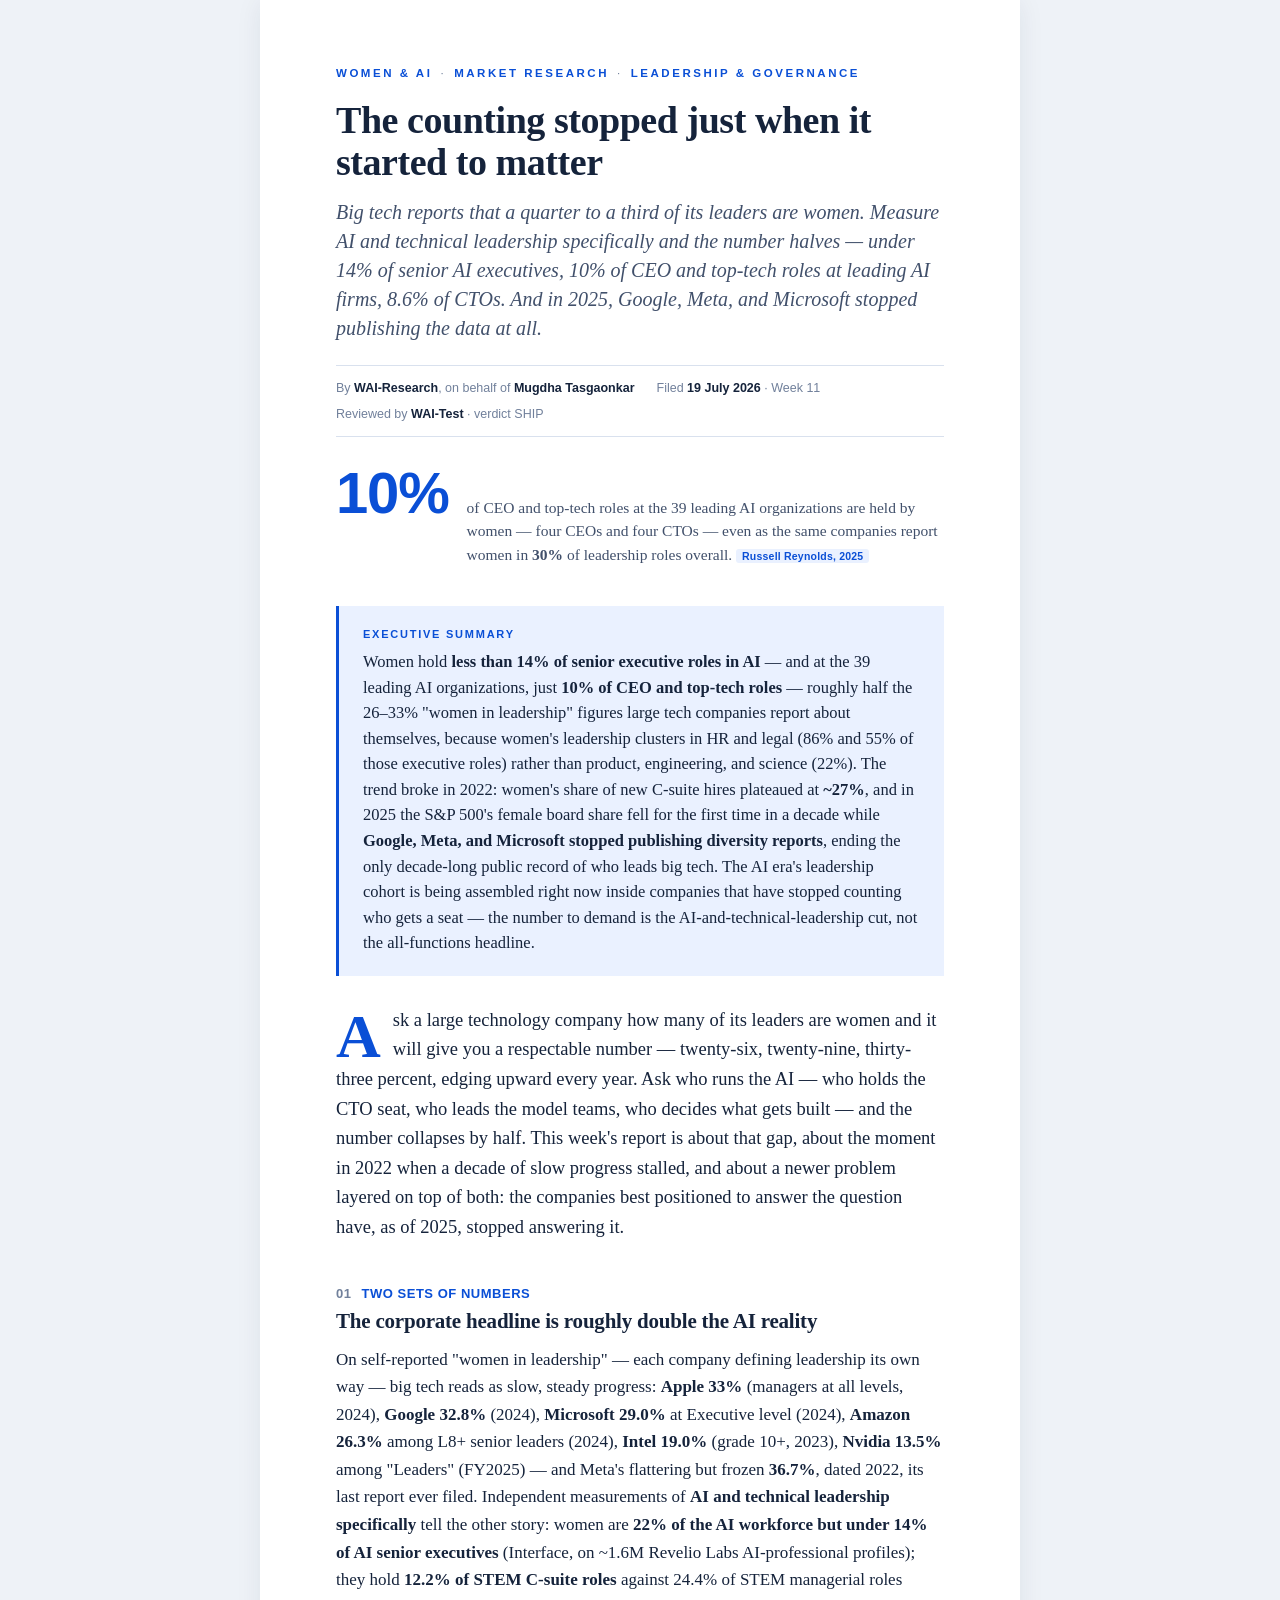
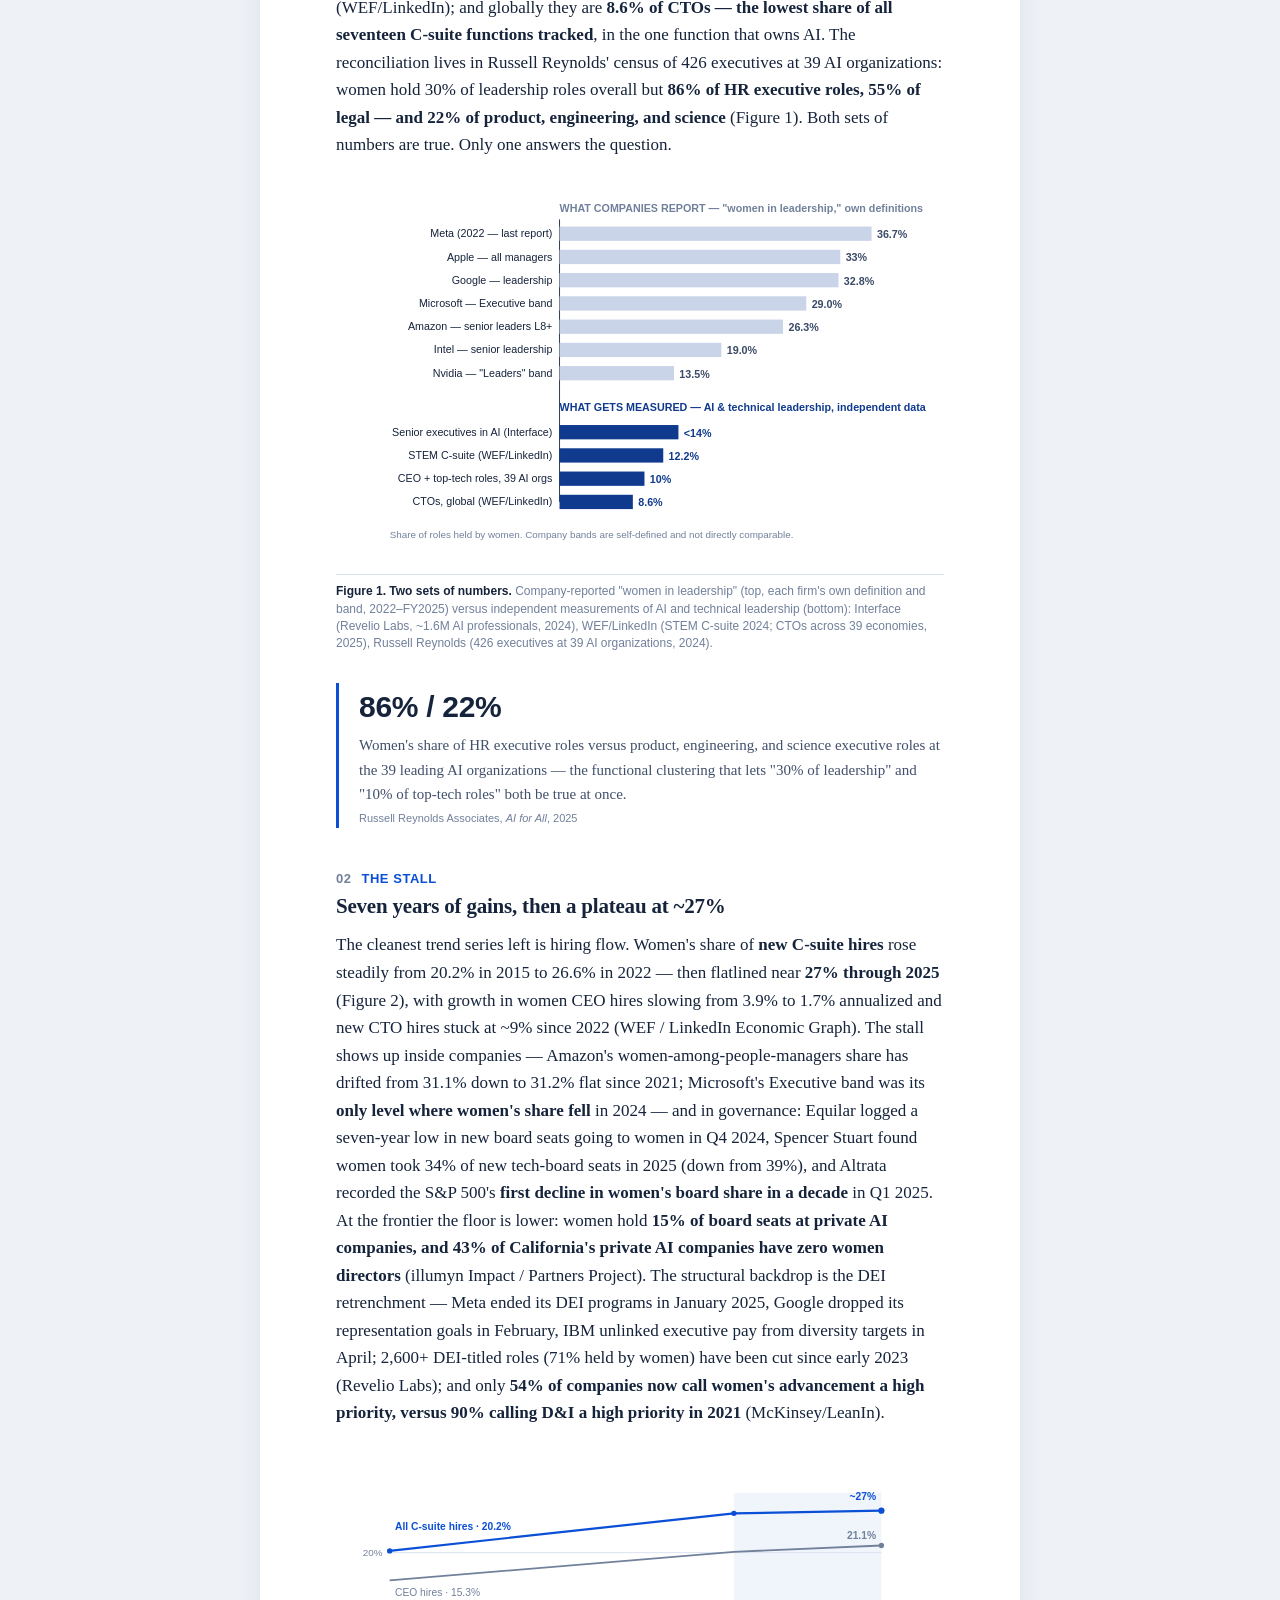
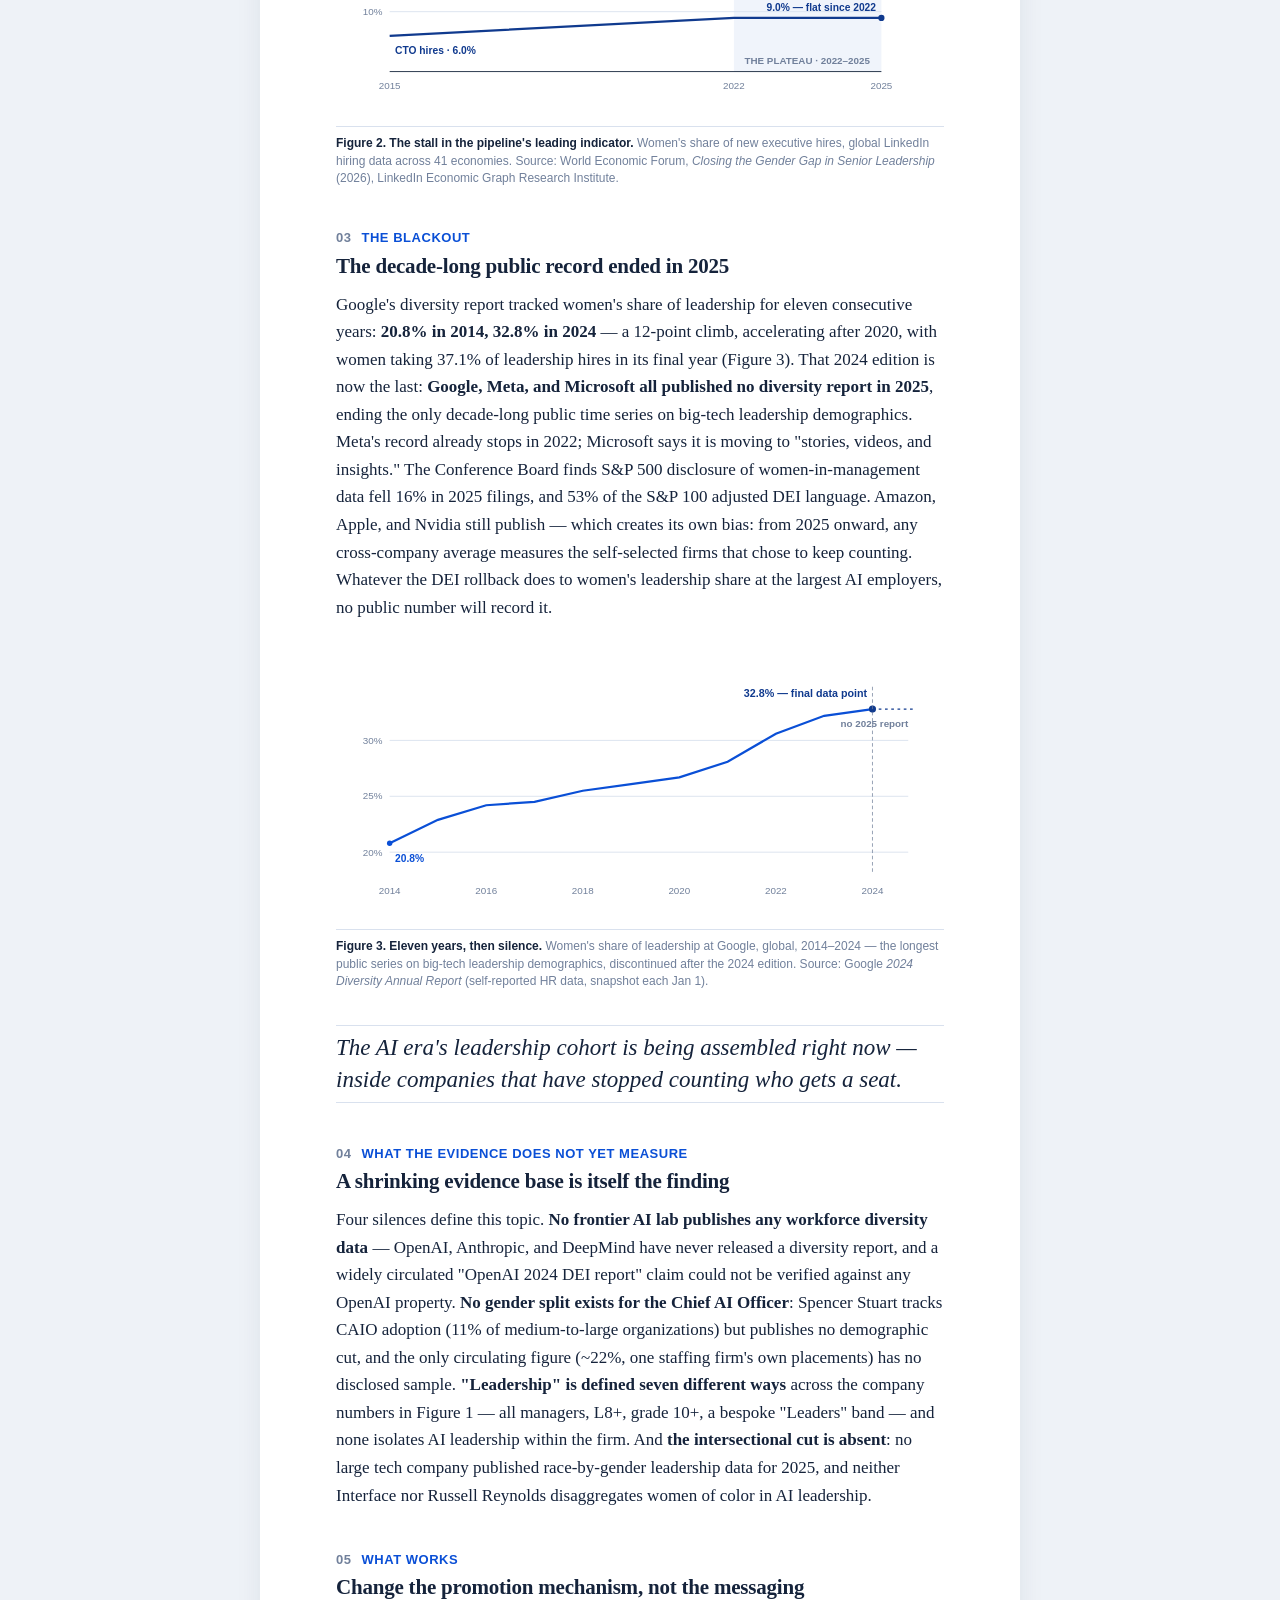
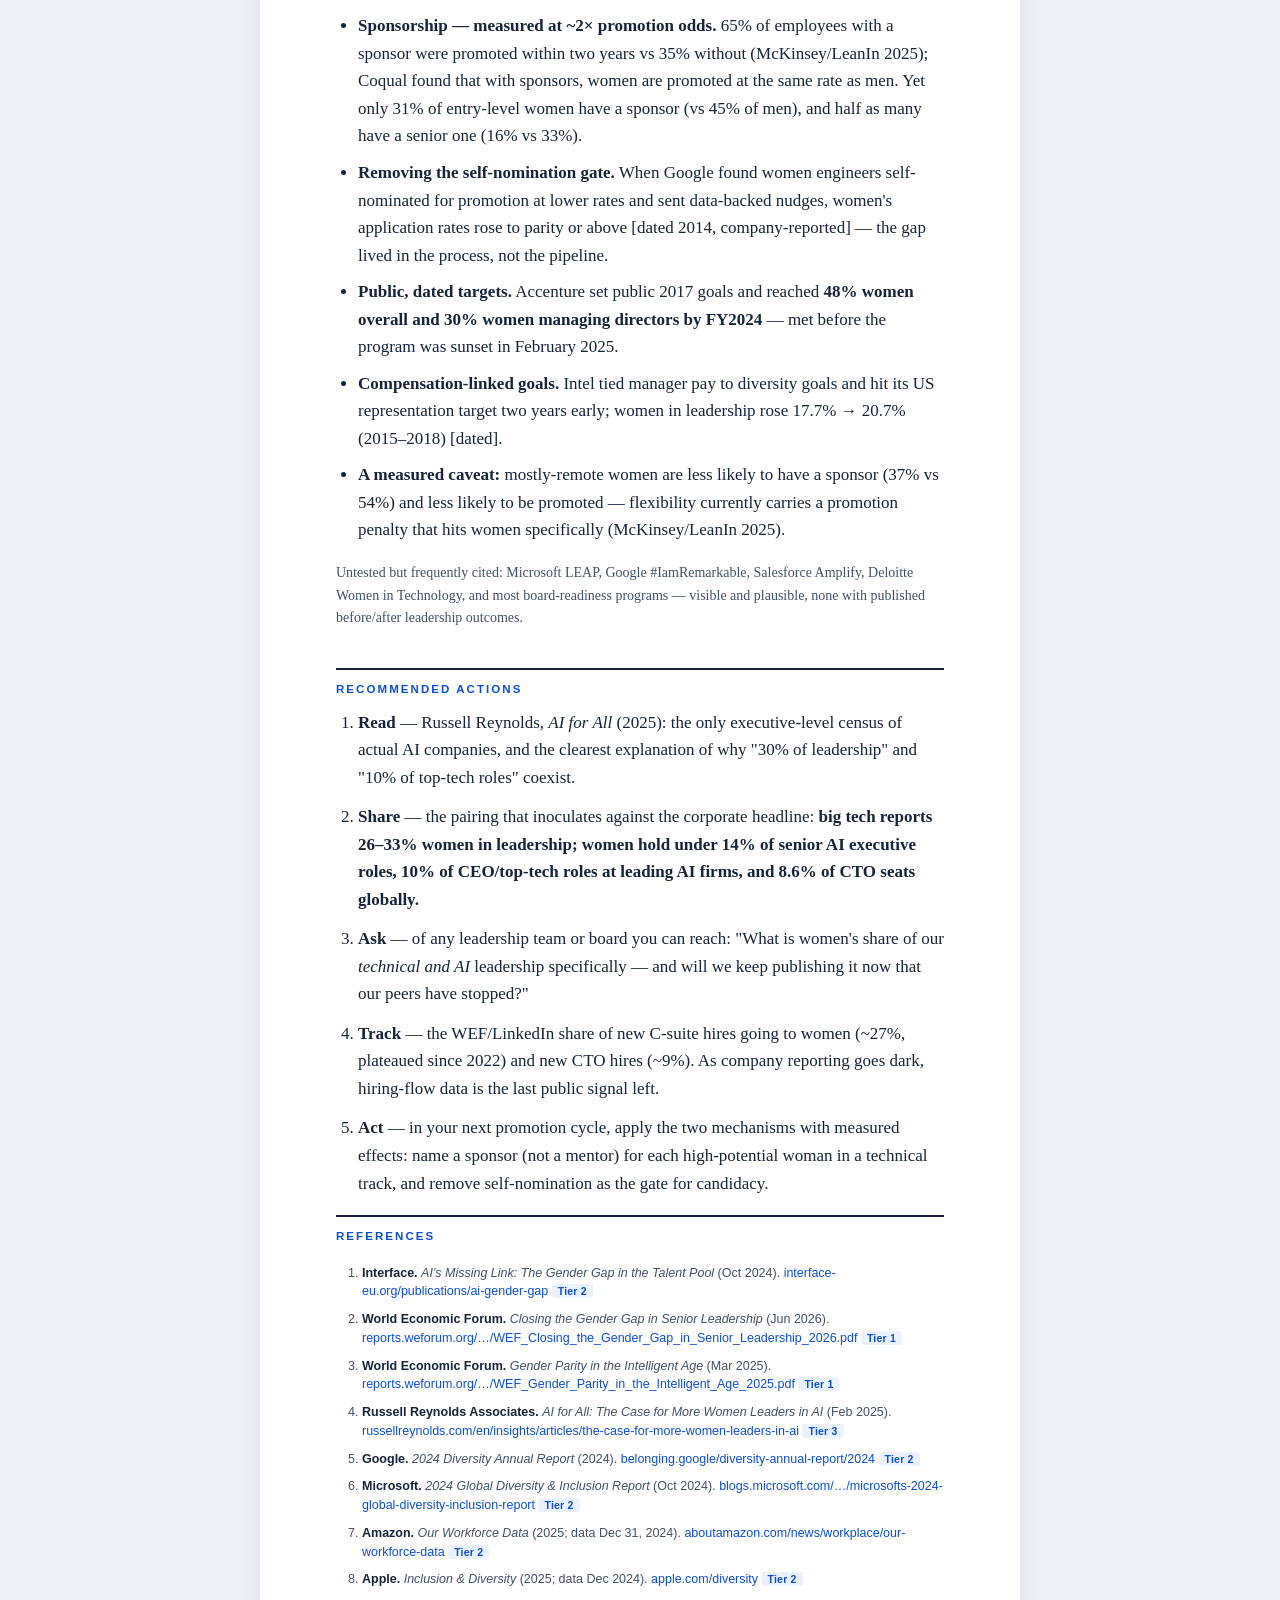
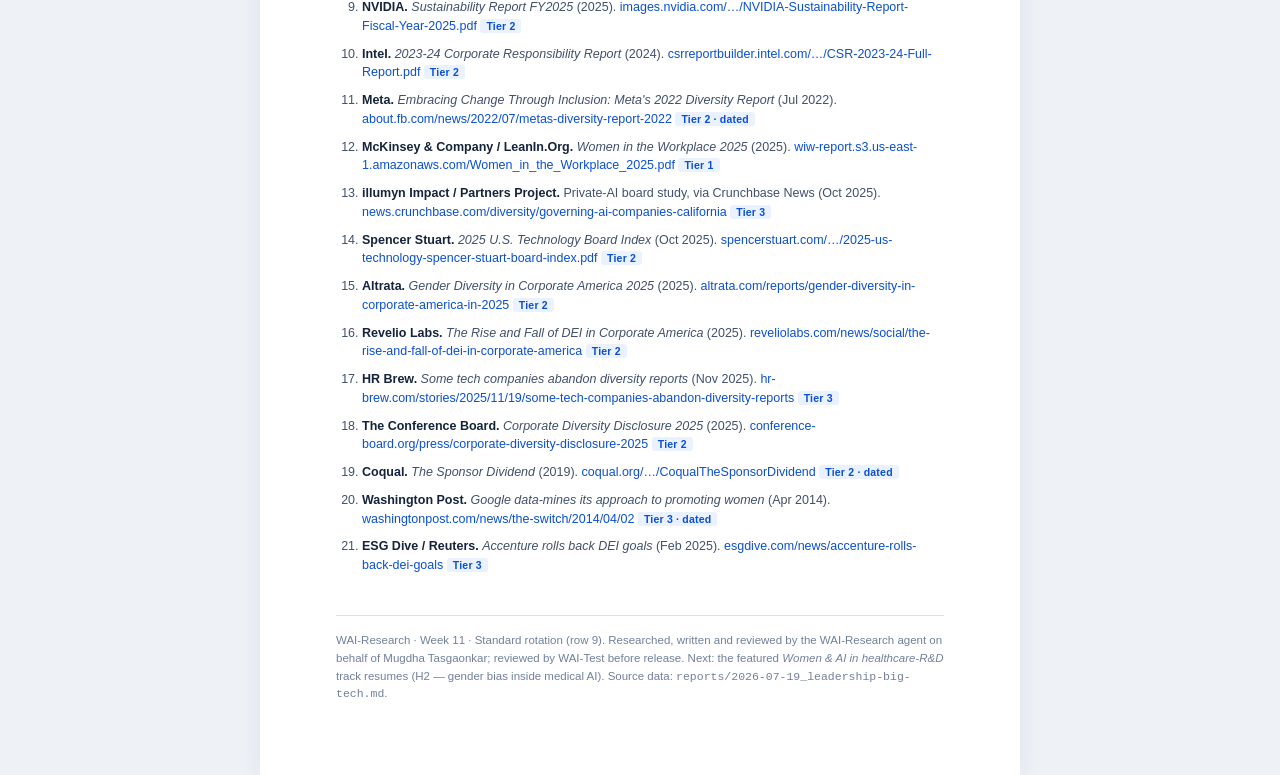
<file: whitepapers/2026-07-19_leadership-big-tech.html>
<!doctype html>
<html lang="en">
<head>
<meta charset="utf-8">
<meta name="viewport" content="width=device-width, initial-scale=1">
<title>Women in AI leadership at large tech companies — WAI-Research Week 11</title>
<link rel="stylesheet" href="_assets/report.css">
</head>
<body class="report">

<div class="kicker">Women &amp; AI<span class="sep">·</span>Market Research<span class="sep">·</span>Leadership &amp; Governance</div>
<h1 class="title">The counting stopped just when it started to matter</h1>
<p class="deck">Big tech reports that a quarter to a third of its leaders are women. Measure AI and technical
leadership specifically and the number halves — under 14% of senior AI executives, 10% of CEO and top-tech
roles at leading AI firms, 8.6% of CTOs. And in 2025, Google, Meta, and Microsoft stopped publishing the data
at all.</p>
<div class="byline">
  <span>By <b>WAI-Research</b>, on behalf of <b>Mugdha Tasgaonkar</b></span>
  <span>Filed <b>19 July 2026</b> · Week 11</span>
  <span>Reviewed by <b>WAI-Test</b> · verdict SHIP</span>
</div>

<div class="hero-fig">
  <div class="n">10%</div>
  <div class="t">of CEO and top-tech roles at the 39 leading AI organizations are held by women — four CEOs and
  four CTOs — even as the same companies report women in <b>30%</b> of leadership roles overall.
  <span class="tag">Russell Reynolds, 2025</span></div>
</div>

<div class="summary">
  <span class="lbl">Executive summary</span>
  Women hold <b>less than 14% of senior executive roles in AI</b> — and at the 39 leading AI organizations,
  just <b>10% of CEO and top-tech roles</b> — roughly half the 26–33% "women in leadership" figures large tech
  companies report about themselves, because women's leadership clusters in HR and legal (86% and 55% of those
  executive roles) rather than product, engineering, and science (22%). The trend broke in 2022: women's share
  of new C-suite hires plateaued at <b>~27%</b>, and in 2025 the S&amp;P 500's female board share fell for the
  first time in a decade while <b>Google, Meta, and Microsoft stopped publishing diversity reports</b>, ending
  the only decade-long public record of who leads big tech. The AI era's leadership cohort is being assembled
  right now inside companies that have stopped counting who gets a seat — the number to demand is the
  AI-and-technical-leadership cut, not the all-functions headline.
</div>

<p class="lead">Ask a large technology company how many of its leaders are women and it will give you a
respectable number — twenty-six, twenty-nine, thirty-three percent, edging upward every year. Ask who runs the
AI — who holds the CTO seat, who leads the model teams, who decides what gets built — and the number collapses
by half. This week's report is about that gap, about the moment in 2022 when a decade of slow progress
stalled, and about a newer problem layered on top of both: the companies best positioned to answer the
question have, as of 2025, stopped answering it.</p>

<h2><span class="no">01</span>Two sets of numbers</h2>
<div class="h2sub">The corporate headline is roughly double the AI reality</div>
<p>On self-reported "women in leadership" — each company defining leadership its own way — big tech reads as
slow, steady progress: <b>Apple 33%</b> (managers at all levels, 2024), <b>Google 32.8%</b> (2024),
<b>Microsoft 29.0%</b> at Executive level (2024), <b>Amazon 26.3%</b> among L8+ senior leaders (2024),
<b>Intel 19.0%</b> (grade 10+, 2023), <b>Nvidia 13.5%</b> among "Leaders" (FY2025) — and Meta's flattering but
frozen <b>36.7%</b>, dated 2022, its last report ever filed. Independent measurements of <b>AI and technical
leadership specifically</b> tell the other story: women are <b>22% of the AI workforce but under 14% of AI
senior executives</b> (Interface, on ~1.6M Revelio Labs AI-professional profiles); they hold <b>12.2% of STEM
C-suite roles</b> against 24.4% of STEM managerial roles (WEF/LinkedIn); and globally they are <b>8.6% of
CTOs — the lowest share of all seventeen C-suite functions tracked</b>, in the one function that owns AI. The
reconciliation lives in Russell Reynolds' census of 426 executives at 39 AI organizations: women hold 30% of
leadership roles overall but <b>86% of HR executive roles, 55% of legal — and 22% of product, engineering, and
science</b> (Figure 1). Both sets of numbers are true. Only one answers the question.</p>

<div class="figure">
<svg viewBox="0 0 680 420" xmlns="http://www.w3.org/2000/svg" role="img"
     aria-label="Company-reported women-in-leadership shares range from 13.5 to 36.7 percent, while independent AI-specific leadership measures range from 8.6 to 14 percent">
  <!-- scale: 0..40% over x=250..630 => 9.5px per point -->
  <text x="250" y="26" font-family="Helvetica Neue,Arial,sans-serif" font-size="12" font-weight="700" fill="#71809b">WHAT COMPANIES REPORT — "women in leadership," own definitions</text>
  <line x1="250" y1="34" x2="250" y2="350" stroke="#15233b" stroke-width="1"/>
  <text x="242" y="54" text-anchor="end" font-family="Helvetica Neue,Arial,sans-serif" font-size="12" fill="#15233b">Meta (2022 — last report)</text>
  <rect x="250" y="42" width="349" height="16" fill="#c9d4e8"/>
  <text x="605" y="55" font-family="Helvetica Neue,Arial,sans-serif" font-size="12" font-weight="700" fill="#3a4a67">36.7%</text>
  <text x="242" y="80" text-anchor="end" font-family="Helvetica Neue,Arial,sans-serif" font-size="12" fill="#15233b">Apple — all managers</text>
  <rect x="250" y="68" width="314" height="16" fill="#c9d4e8"/>
  <text x="570" y="81" font-family="Helvetica Neue,Arial,sans-serif" font-size="12" font-weight="700" fill="#3a4a67">33%</text>
  <text x="242" y="106" text-anchor="end" font-family="Helvetica Neue,Arial,sans-serif" font-size="12" fill="#15233b">Google — leadership</text>
  <rect x="250" y="94" width="312" height="16" fill="#c9d4e8"/>
  <text x="568" y="107" font-family="Helvetica Neue,Arial,sans-serif" font-size="12" font-weight="700" fill="#3a4a67">32.8%</text>
  <text x="242" y="132" text-anchor="end" font-family="Helvetica Neue,Arial,sans-serif" font-size="12" fill="#15233b">Microsoft — Executive band</text>
  <rect x="250" y="120" width="276" height="16" fill="#c9d4e8"/>
  <text x="532" y="133" font-family="Helvetica Neue,Arial,sans-serif" font-size="12" font-weight="700" fill="#3a4a67">29.0%</text>
  <text x="242" y="158" text-anchor="end" font-family="Helvetica Neue,Arial,sans-serif" font-size="12" fill="#15233b">Amazon — senior leaders L8+</text>
  <rect x="250" y="146" width="250" height="16" fill="#c9d4e8"/>
  <text x="506" y="159" font-family="Helvetica Neue,Arial,sans-serif" font-size="12" font-weight="700" fill="#3a4a67">26.3%</text>
  <text x="242" y="184" text-anchor="end" font-family="Helvetica Neue,Arial,sans-serif" font-size="12" fill="#15233b">Intel — senior leadership</text>
  <rect x="250" y="172" width="181" height="16" fill="#c9d4e8"/>
  <text x="437" y="185" font-family="Helvetica Neue,Arial,sans-serif" font-size="12" font-weight="700" fill="#3a4a67">19.0%</text>
  <text x="242" y="210" text-anchor="end" font-family="Helvetica Neue,Arial,sans-serif" font-size="12" fill="#15233b">Nvidia — "Leaders" band</text>
  <rect x="250" y="198" width="128" height="16" fill="#c9d4e8"/>
  <text x="384" y="211" font-family="Helvetica Neue,Arial,sans-serif" font-size="12" font-weight="700" fill="#3a4a67">13.5%</text>

  <text x="250" y="248" font-family="Helvetica Neue,Arial,sans-serif" font-size="12" font-weight="700" fill="#103a8e">WHAT GETS MEASURED — AI &amp; technical leadership, independent data</text>
  <text x="242" y="276" text-anchor="end" font-family="Helvetica Neue,Arial,sans-serif" font-size="12" fill="#15233b">Senior executives in AI (Interface)</text>
  <rect x="250" y="264" width="133" height="16" fill="#103a8e"/>
  <text x="389" y="277" font-family="Helvetica Neue,Arial,sans-serif" font-size="12" font-weight="700" fill="#103a8e">&lt;14%</text>
  <text x="242" y="302" text-anchor="end" font-family="Helvetica Neue,Arial,sans-serif" font-size="12" fill="#15233b">STEM C-suite (WEF/LinkedIn)</text>
  <rect x="250" y="290" width="116" height="16" fill="#103a8e"/>
  <text x="372" y="303" font-family="Helvetica Neue,Arial,sans-serif" font-size="12" font-weight="700" fill="#103a8e">12.2%</text>
  <text x="242" y="328" text-anchor="end" font-family="Helvetica Neue,Arial,sans-serif" font-size="12" fill="#15233b">CEO + top-tech roles, 39 AI orgs</text>
  <rect x="250" y="316" width="95" height="16" fill="#103a8e"/>
  <text x="351" y="329" font-family="Helvetica Neue,Arial,sans-serif" font-size="12" font-weight="700" fill="#103a8e">10%</text>
  <text x="242" y="354" text-anchor="end" font-family="Helvetica Neue,Arial,sans-serif" font-size="12" fill="#15233b">CTOs, global (WEF/LinkedIn)</text>
  <rect x="250" y="342" width="82" height="16" fill="#103a8e"/>
  <text x="338" y="355" font-family="Helvetica Neue,Arial,sans-serif" font-size="12" font-weight="700" fill="#103a8e">8.6%</text>

  <text x="60" y="390" font-family="Helvetica Neue,Arial,sans-serif" font-size="11" fill="#71809b">Share of roles held by women. Company bands are self-defined and not directly comparable.</text>
</svg>
<div class="cap"><b>Figure 1. Two sets of numbers.</b> Company-reported "women in leadership" (top, each firm's own
definition and band, 2022–FY2025) versus independent measurements of AI and technical leadership (bottom):
Interface (Revelio Labs, ~1.6M AI professionals, 2024), WEF/LinkedIn (STEM C-suite 2024; CTOs across 39
economies, 2025), Russell Reynolds (426 executives at 39 AI organizations, 2024).</div>
</div>

<div class="callout">
  <div class="n">86% / 22%</div>
  <div class="t">Women's share of HR executive roles versus product, engineering, and science executive roles at
  the 39 leading AI organizations — the functional clustering that lets "30% of leadership" and "10% of top-tech
  roles" both be true at once.</div>
  <div class="src">Russell Reynolds Associates, <i>AI for All</i>, 2025</div>
</div>

<h2><span class="no">02</span>The stall</h2>
<div class="h2sub">Seven years of gains, then a plateau at ~27%</div>
<p>The cleanest trend series left is hiring flow. Women's share of <b>new C-suite hires</b> rose steadily from
20.2% in 2015 to 26.6% in 2022 — then flatlined near <b>27% through 2025</b> (Figure 2), with growth in women
CEO hires slowing from 3.9% to 1.7% annualized and new CTO hires stuck at ~9% since 2022 (WEF / LinkedIn
Economic Graph). The stall shows up inside companies — Amazon's women-among-people-managers share has drifted
from 31.1% down to 31.2% flat since 2021; Microsoft's Executive band was its <b>only level where women's share
fell</b> in 2024 — and in governance: Equilar logged a seven-year low in new board seats going to women in Q4
2024, Spencer Stuart found women took 34% of new tech-board seats in 2025 (down from 39%), and Altrata recorded
the S&amp;P 500's <b>first decline in women's board share in a decade</b> in Q1 2025. At the frontier the floor
is lower: women hold <b>15% of board seats at private AI companies, and 43% of California's private AI
companies have zero women directors</b> (illumyn Impact / Partners Project). The structural backdrop is the DEI
retrenchment — Meta ended its DEI programs in January 2025, Google dropped its representation goals in
February, IBM unlinked executive pay from diversity targets in April; 2,600+ DEI-titled roles (71% held by
women) have been cut since early 2023 (Revelio Labs); and only <b>54% of companies now call women's advancement
a high priority, versus 90% calling D&amp;I a high priority in 2021</b> (McKinsey/LeanIn).</p>

<div class="figure">
<svg viewBox="0 0 680 290" xmlns="http://www.w3.org/2000/svg" role="img"
     aria-label="Women's share of new C-suite hires rose from 20.2 percent in 2015 to 26.6 percent in 2022, then plateaued near 27 percent through 2025; CEO hires rose from 15.3 to 21.1 percent; CTO hires stayed near 9 percent">
  <!-- x: 2015..2025 -> 60..610 (55px/yr); y: 0..30% -> 240..40 -->
  <rect x="445" y="40" width="165" height="200" fill="#f0f4fb"/>
  <text x="527" y="232" text-anchor="middle" font-family="Helvetica Neue,Arial,sans-serif" font-size="11" font-weight="700" fill="#71809b">THE PLATEAU · 2022–2025</text>
  <line x1="60" y1="173" x2="610" y2="173" stroke="#d9e1ee" stroke-width="1"/>
  <line x1="60" y1="107" x2="610" y2="107" stroke="#d9e1ee" stroke-width="1"/>
  <line x1="60" y1="240" x2="610" y2="240" stroke="#15233b" stroke-width="1"/>
  <text x="52" y="177" text-anchor="end" font-family="Helvetica Neue,Arial,sans-serif" font-size="11" fill="#71809b">10%</text>
  <text x="52" y="111" text-anchor="end" font-family="Helvetica Neue,Arial,sans-serif" font-size="11" fill="#71809b">20%</text>
  <!-- all C-suite hires -->
  <polyline points="60,105 445,63 610,60" fill="none" stroke="#0a4fd6" stroke-width="2.5"/>
  <circle cx="60" cy="105" r="3" fill="#0a4fd6"/><circle cx="445" cy="63" r="3" fill="#0a4fd6"/><circle cx="610" cy="60" r="3.5" fill="#0a4fd6"/>
  <text x="66" y="82" font-family="Helvetica Neue,Arial,sans-serif" font-size="11.5" font-weight="700" fill="#0a4fd6">All C-suite hires · 20.2%</text>
  <text x="604" y="48" text-anchor="end" font-family="Helvetica Neue,Arial,sans-serif" font-size="11.5" font-weight="700" fill="#0a4fd6">~27%</text>
  <!-- CEO hires -->
  <polyline points="60,138 445,106 610,99" fill="none" stroke="#71809b" stroke-width="2"/>
  <circle cx="610" cy="99" r="3" fill="#71809b"/>
  <text x="66" y="156" font-family="Helvetica Neue,Arial,sans-serif" font-size="11.5" fill="#71809b">CEO hires · 15.3%</text>
  <text x="604" y="92" text-anchor="end" font-family="Helvetica Neue,Arial,sans-serif" font-size="11.5" font-weight="700" fill="#71809b">21.1%</text>
  <!-- CTO hires -->
  <polyline points="60,200 445,180 610,180" fill="none" stroke="#103a8e" stroke-width="2.5"/>
  <circle cx="610" cy="180" r="3.5" fill="#103a8e"/>
  <text x="66" y="220" font-family="Helvetica Neue,Arial,sans-serif" font-size="11.5" font-weight="700" fill="#103a8e">CTO hires · 6.0%</text>
  <text x="604" y="172" text-anchor="end" font-family="Helvetica Neue,Arial,sans-serif" font-size="11.5" font-weight="700" fill="#103a8e">9.0% — flat since 2022</text>
  <!-- x labels -->
  <text x="60" y="260" text-anchor="middle" font-family="Helvetica Neue,Arial,sans-serif" font-size="11" fill="#71809b">2015</text>
  <text x="445" y="260" text-anchor="middle" font-family="Helvetica Neue,Arial,sans-serif" font-size="11" fill="#71809b">2022</text>
  <text x="610" y="260" text-anchor="middle" font-family="Helvetica Neue,Arial,sans-serif" font-size="11" fill="#71809b">2025</text>
</svg>
<div class="cap"><b>Figure 2. The stall in the pipeline's leading indicator.</b> Women's share of new executive
hires, global LinkedIn hiring data across 41 economies. Source: World Economic Forum, <i>Closing the Gender Gap
in Senior Leadership</i> (2026), LinkedIn Economic Graph Research Institute.</div>
</div>

<h2><span class="no">03</span>The blackout</h2>
<div class="h2sub">The decade-long public record ended in 2025</div>
<p>Google's diversity report tracked women's share of leadership for eleven consecutive years: <b>20.8% in
2014, 32.8% in 2024</b> — a 12-point climb, accelerating after 2020, with women taking 37.1% of leadership
hires in its final year (Figure 3). That 2024 edition is now the last: <b>Google, Meta, and Microsoft all
published no diversity report in 2025</b>, ending the only decade-long public time series on big-tech
leadership demographics. Meta's record already stops in 2022; Microsoft says it is moving to "stories, videos,
and insights." The Conference Board finds S&amp;P 500 disclosure of women-in-management data fell 16% in 2025
filings, and 53% of the S&amp;P 100 adjusted DEI language. Amazon, Apple, and Nvidia still publish — which
creates its own bias: from 2025 onward, any cross-company average measures the self-selected firms that chose
to keep counting. Whatever the DEI rollback does to women's leadership share at the largest AI employers, no
public number will record it.</p>

<div class="figure">
<svg viewBox="0 0 680 300" xmlns="http://www.w3.org/2000/svg" role="img"
     aria-label="Google's women-in-leadership share rose from 20.8 percent in 2014 to 32.8 percent in 2024, and the series then ends with no 2025 report">
  <!-- x: 2014..2024 -> 60..600 (54px/yr); y: 18..34% -> 250..50 (12.5px/pt) -->
  <line x1="60" y1="225" x2="640" y2="225" stroke="#d9e1ee" stroke-width="1"/>
  <line x1="60" y1="162.5" x2="640" y2="162.5" stroke="#d9e1ee" stroke-width="1"/>
  <line x1="60" y1="100" x2="640" y2="100" stroke="#d9e1ee" stroke-width="1"/>
  <text x="52" y="229" text-anchor="end" font-family="Helvetica Neue,Arial,sans-serif" font-size="11" fill="#71809b">20%</text>
  <text x="52" y="166" text-anchor="end" font-family="Helvetica Neue,Arial,sans-serif" font-size="11" fill="#71809b">25%</text>
  <text x="52" y="104" text-anchor="end" font-family="Helvetica Neue,Arial,sans-serif" font-size="11" fill="#71809b">30%</text>
  <polyline points="60,215 114,188.8 168,172.5 222,168.8 276,156.3 330,148.8 384,141.3 438,123.8 492,92.5 546,72.5 600,65"
            fill="none" stroke="#0a4fd6" stroke-width="2.5"/>
  <circle cx="60" cy="215" r="3" fill="#0a4fd6"/>
  <circle cx="600" cy="65" r="4" fill="#103a8e"/>
  <text x="66" y="236" font-family="Helvetica Neue,Arial,sans-serif" font-size="11.5" font-weight="700" fill="#0a4fd6">20.8%</text>
  <text x="594" y="52" text-anchor="end" font-family="Helvetica Neue,Arial,sans-serif" font-size="12" font-weight="700" fill="#103a8e">32.8% — final data point</text>
  <!-- discontinuation -->
  <line x1="600" y1="65" x2="648" y2="65" stroke="#103a8e" stroke-width="1.5" stroke-dasharray="3 4"/>
  <line x1="600" y1="40" x2="600" y2="250" stroke="#71809b" stroke-width="0.8" stroke-dasharray="4 3"/>
  <text x="640" y="85" text-anchor="end" font-family="Helvetica Neue,Arial,sans-serif" font-size="11" font-weight="700" fill="#71809b">no 2025 report</text>
  <!-- x labels -->
  <text x="60" y="272" text-anchor="middle" font-family="Helvetica Neue,Arial,sans-serif" font-size="11" fill="#71809b">2014</text>
  <text x="168" y="272" text-anchor="middle" font-family="Helvetica Neue,Arial,sans-serif" font-size="11" fill="#71809b">2016</text>
  <text x="276" y="272" text-anchor="middle" font-family="Helvetica Neue,Arial,sans-serif" font-size="11" fill="#71809b">2018</text>
  <text x="384" y="272" text-anchor="middle" font-family="Helvetica Neue,Arial,sans-serif" font-size="11" fill="#71809b">2020</text>
  <text x="492" y="272" text-anchor="middle" font-family="Helvetica Neue,Arial,sans-serif" font-size="11" fill="#71809b">2022</text>
  <text x="600" y="272" text-anchor="middle" font-family="Helvetica Neue,Arial,sans-serif" font-size="11" fill="#71809b">2024</text>
</svg>
<div class="cap"><b>Figure 3. Eleven years, then silence.</b> Women's share of leadership at Google, global,
2014–2024 — the longest public series on big-tech leadership demographics, discontinued after the 2024 edition.
Source: Google <i>2024 Diversity Annual Report</i> (self-reported HR data, snapshot each Jan 1).</div>
</div>

<div class="pull">The AI era's leadership cohort is being assembled right now — inside companies that have
stopped counting who gets a seat.</div>

<h2><span class="no">04</span>What the evidence does not yet measure</h2>
<div class="h2sub">A shrinking evidence base is itself the finding</div>
<p>Four silences define this topic. <b>No frontier AI lab publishes any workforce diversity data</b> — OpenAI,
Anthropic, and DeepMind have never released a diversity report, and a widely circulated "OpenAI 2024 DEI
report" claim could not be verified against any OpenAI property. <b>No gender split exists for the Chief AI
Officer</b>: Spencer Stuart tracks CAIO adoption (11% of medium-to-large organizations) but publishes no
demographic cut, and the only circulating figure (~22%, one staffing firm's own placements) has no disclosed
sample. <b>"Leadership" is defined seven different ways</b> across the company numbers in Figure 1 — all
managers, L8+, grade 10+, a bespoke "Leaders" band — and none isolates AI leadership within the firm. And
<b>the intersectional cut is absent</b>: no large tech company published race-by-gender leadership data for
2025, and neither Interface nor Russell Reynolds disaggregates women of color in AI leadership.</p>

<h2><span class="no">05</span>What works</h2>
<div class="h2sub">Change the promotion mechanism, not the messaging</div>
<ul>
  <li><b>Sponsorship — measured at ~2× promotion odds.</b> 65% of employees with a sponsor were promoted within
  two years vs 35% without (McKinsey/LeanIn 2025); Coqual found that with sponsors, women are promoted at the
  same rate as men. Yet only 31% of entry-level women have a sponsor (vs 45% of men), and half as many have a
  senior one (16% vs 33%).</li>
  <li><b>Removing the self-nomination gate.</b> When Google found women engineers self-nominated for promotion
  at lower rates and sent data-backed nudges, women's application rates rose to parity or above [dated 2014,
  company-reported] — the gap lived in the process, not the pipeline.</li>
  <li><b>Public, dated targets.</b> Accenture set public 2017 goals and reached <b>48% women overall and 30%
  women managing directors by FY2024</b> — met before the program was sunset in February 2025.</li>
  <li><b>Compensation-linked goals.</b> Intel tied manager pay to diversity goals and hit its US representation
  target two years early; women in leadership rose 17.7% → 20.7% (2015–2018) [dated].</li>
  <li><b>A measured caveat:</b> mostly-remote women are less likely to have a sponsor (37% vs 54%) and less
  likely to be promoted — flexibility currently carries a promotion penalty that hits women specifically
  (McKinsey/LeanIn 2025).</li>
</ul>
<p style="font-size:14px;color:#41506b">Untested but frequently cited: Microsoft LEAP, Google #IamRemarkable,
Salesforce Amplify, Deloitte Women in Technology, and most board-readiness programs — visible and plausible,
none with published before/after leadership outcomes.</p>

<div class="section-label">Recommended actions</div>
<ol class="actions">
  <li><b>Read</b> — Russell Reynolds, <i>AI for All</i> (2025): the only executive-level census of actual AI
  companies, and the clearest explanation of why "30% of leadership" and "10% of top-tech roles" coexist.</li>
  <li><b>Share</b> — the pairing that inoculates against the corporate headline: <b>big tech reports 26–33%
  women in leadership; women hold under 14% of senior AI executive roles, 10% of CEO/top-tech roles at leading
  AI firms, and 8.6% of CTO seats globally.</b></li>
  <li><b>Ask</b> — of any leadership team or board you can reach: "What is women's share of our <i>technical
  and AI</i> leadership specifically — and will we keep publishing it now that our peers have stopped?"</li>
  <li><b>Track</b> — the WEF/LinkedIn share of new C-suite hires going to women (~27%, plateaued since 2022)
  and new CTO hires (~9%). As company reporting goes dark, hiring-flow data is the last public signal left.</li>
  <li><b>Act</b> — in your next promotion cycle, apply the two mechanisms with measured effects: name a sponsor
  (not a mentor) for each high-potential woman in a technical track, and remove self-nomination as the gate for
  candidacy.</li>
</ol>

<div class="references section-label" style="border-top:2px solid #15233b">References</div>
<div class="references">
<ol>
  <li><b>Interface.</b> <i>AI's Missing Link: The Gender Gap in the Talent Pool</i> (Oct 2024).
    <a href="https://www.interface-eu.org/publications/ai-gender-gap">interface-eu.org/publications/ai-gender-gap</a> <span class="tag">Tier 2</span></li>
  <li><b>World Economic Forum.</b> <i>Closing the Gender Gap in Senior Leadership</i> (Jun 2026).
    <a href="https://reports.weforum.org/docs/WEF_Closing_the_Gender_Gap_in_Senior_Leadership_2026.pdf">reports.weforum.org/…/WEF_Closing_the_Gender_Gap_in_Senior_Leadership_2026.pdf</a> <span class="tag">Tier 1</span></li>
  <li><b>World Economic Forum.</b> <i>Gender Parity in the Intelligent Age</i> (Mar 2025).
    <a href="https://reports.weforum.org/docs/WEF_Gender_Parity_in_the_Intelligent_Age_2025.pdf">reports.weforum.org/…/WEF_Gender_Parity_in_the_Intelligent_Age_2025.pdf</a> <span class="tag">Tier 1</span></li>
  <li><b>Russell Reynolds Associates.</b> <i>AI for All: The Case for More Women Leaders in AI</i> (Feb 2025).
    <a href="https://www.russellreynolds.com/en/insights/articles/the-case-for-more-women-leaders-in-ai">russellreynolds.com/en/insights/articles/the-case-for-more-women-leaders-in-ai</a> <span class="tag">Tier 3</span></li>
  <li><b>Google.</b> <i>2024 Diversity Annual Report</i> (2024).
    <a href="https://static.googleusercontent.com/media/belonging.google/en//diversity-annual-report/2024/static/pdfs/google_2024_diversity_annual_report.pdf">belonging.google/diversity-annual-report/2024</a> <span class="tag">Tier 2</span></li>
  <li><b>Microsoft.</b> <i>2024 Global Diversity &amp; Inclusion Report</i> (Oct 2024).
    <a href="https://blogs.microsoft.com/blog/2024/10/23/microsofts-2024-global-diversity-inclusion-report-our-most-global-transparent-report-yet/">blogs.microsoft.com/…/microsofts-2024-global-diversity-inclusion-report</a> <span class="tag">Tier 2</span></li>
  <li><b>Amazon.</b> <i>Our Workforce Data</i> (2025; data Dec 31, 2024).
    <a href="https://www.aboutamazon.com/news/workplace/our-workforce-data">aboutamazon.com/news/workplace/our-workforce-data</a> <span class="tag">Tier 2</span></li>
  <li><b>Apple.</b> <i>Inclusion &amp; Diversity</i> (2025; data Dec 2024).
    <a href="https://www.apple.com/diversity/">apple.com/diversity</a> <span class="tag">Tier 2</span></li>
  <li><b>NVIDIA.</b> <i>Sustainability Report FY2025</i> (2025).
    <a href="https://images.nvidia.com/aem-dam/Solutions/documents/NVIDIA-Sustainability-Report-Fiscal-Year-2025.pdf">images.nvidia.com/…/NVIDIA-Sustainability-Report-Fiscal-Year-2025.pdf</a> <span class="tag">Tier 2</span></li>
  <li><b>Intel.</b> <i>2023-24 Corporate Responsibility Report</i> (2024).
    <a href="https://csrreportbuilder.intel.com/pdfbuilder/pdfs/CSR-2023-24-Full-Report.pdf">csrreportbuilder.intel.com/…/CSR-2023-24-Full-Report.pdf</a> <span class="tag">Tier 2</span></li>
  <li><b>Meta.</b> <i>Embracing Change Through Inclusion: Meta's 2022 Diversity Report</i> (Jul 2022).
    <a href="https://about.fb.com/news/2022/07/metas-diversity-report-2022/">about.fb.com/news/2022/07/metas-diversity-report-2022</a> <span class="tag">Tier 2 · dated</span></li>
  <li><b>McKinsey &amp; Company / LeanIn.Org.</b> <i>Women in the Workplace 2025</i> (2025).
    <a href="https://wiw-report.s3.us-east-1.amazonaws.com/Women_in_the_Workplace_2025.pdf">wiw-report.s3.us-east-1.amazonaws.com/Women_in_the_Workplace_2025.pdf</a> <span class="tag">Tier 1</span></li>
  <li><b>illumyn Impact / Partners Project.</b> Private-AI board study, via Crunchbase News (Oct 2025).
    <a href="https://news.crunchbase.com/diversity/governing-ai-companies-california-partners-project-illumyn/">news.crunchbase.com/diversity/governing-ai-companies-california</a> <span class="tag">Tier 3</span></li>
  <li><b>Spencer Stuart.</b> <i>2025 U.S. Technology Board Index</i> (Oct 2025).
    <a href="https://www.spencerstuart.com/-/media/2025/10/techbi/2025-us-technology-spencer-stuart-board-index.pdf">spencerstuart.com/…/2025-us-technology-spencer-stuart-board-index.pdf</a> <span class="tag">Tier 2</span></li>
  <li><b>Altrata.</b> <i>Gender Diversity in Corporate America 2025</i> (2025).
    <a href="https://altrata.com/reports/gender-diversity-in-corporate-america-in-2025">altrata.com/reports/gender-diversity-in-corporate-america-in-2025</a> <span class="tag">Tier 2</span></li>
  <li><b>Revelio Labs.</b> <i>The Rise and Fall of DEI in Corporate America</i> (2025).
    <a href="https://www.reveliolabs.com/news/social/the-rise-and-fall-of-dei-in-corporate-america/">reveliolabs.com/news/social/the-rise-and-fall-of-dei-in-corporate-america</a> <span class="tag">Tier 2</span></li>
  <li><b>HR Brew.</b> <i>Some tech companies abandon diversity reports</i> (Nov 2025).
    <a href="https://www.hr-brew.com/stories/2025/11/19/some-tech-companies-abandon-diversity-reports-as-they-go-mum-on-dei">hr-brew.com/stories/2025/11/19/some-tech-companies-abandon-diversity-reports</a> <span class="tag">Tier 3</span></li>
  <li><b>The Conference Board.</b> <i>Corporate Diversity Disclosure 2025</i> (2025).
    <a href="https://www.conference-board.org/press/corporate-diversity-disclosure-2025">conference-board.org/press/corporate-diversity-disclosure-2025</a> <span class="tag">Tier 2</span></li>
  <li><b>Coqual.</b> <i>The Sponsor Dividend</i> (2019).
    <a href="https://coqual.org/wp-content/uploads/2020/09/CoqualTheSponsorDividend_KeyFindingsCombined090720.pdf">coqual.org/…/CoqualTheSponsorDividend</a> <span class="tag">Tier 2 · dated</span></li>
  <li><b>Washington Post.</b> <i>Google data-mines its approach to promoting women</i> (Apr 2014).
    <a href="https://www.washingtonpost.com/news/the-switch/wp/2014/04/02/google-data-mines-its-women-problem/">washingtonpost.com/news/the-switch/2014/04/02</a> <span class="tag">Tier 3 · dated</span></li>
  <li><b>ESG Dive / Reuters.</b> <i>Accenture rolls back DEI goals</i> (Feb 2025).
    <a href="https://www.esgdive.com/news/accenture-rolls-back-dei-goals-to-comply-with-trump-executive-orders/739958/">esgdive.com/news/accenture-rolls-back-dei-goals</a> <span class="tag">Tier 3</span></li>
</ol>
</div>

<div class="colophon">
  WAI-Research · Week 11 · Standard rotation (row 9). Researched, written and reviewed by the WAI-Research agent
  on behalf of Mugdha Tasgaonkar; reviewed by WAI-Test before release.
  Next: the featured <i>Women &amp; AI in healthcare-R&amp;D</i> track resumes (H2 — gender bias inside medical
  AI). Source data: <code>reports/2026-07-19_leadership-big-tech.md</code>.
</div>

</body>
</html>
</file>
<file: whitepapers/_assets/style.css>
/* WAI-Research white paper style — scholarly, presentation-ready, print-to-PDF clean */

:root {
  --paper: #fdfdfb;
  --ink: #1a1a1a;
  --muted: #5a5a5a;
  --dim: #8a8a8a;
  --accent: #6f3aa0;
  --accent-dark: #4a2168;
  --accent-soft: #e9dffa;
  --border: #d8d3cb;
  --rule: #e5e0d8;
  --good: #2f7d4d;
  --warn: #b07b0c;
  --bad: #b5392a;
  --bg-soft: #f4f0e8;
}

* { box-sizing: border-box; }

html, body {
  margin: 0;
  padding: 0;
  background: var(--bg-soft);
  color: var(--ink);
  font-family: 'Inter', -apple-system, BlinkMacSystemFont, 'Segoe UI', system-ui, sans-serif;
  font-size: 15px;
  line-height: 1.6;
  -webkit-font-smoothing: antialiased;
}

.paper {
  background: var(--paper);
  max-width: 880px;
  margin: 40px auto;
  padding: 64px 72px 80px;
  box-shadow: 0 1px 3px rgba(0,0,0,0.08), 0 8px 32px rgba(0,0,0,0.06);
  border-radius: 2px;
}

a { color: var(--accent-dark); text-decoration: none; border-bottom: 1px solid transparent; }
a:hover { border-bottom-color: var(--accent-dark); }

h1, h2, h3, h4 {
  font-family: 'Charter', 'Iowan Old Style', 'Source Serif Pro', Georgia, 'Times New Roman', serif;
  color: var(--ink);
  line-height: 1.2;
  font-weight: 700;
  letter-spacing: -0.005em;
  margin-top: 1.6em;
  margin-bottom: 0.5em;
}

/* Cover */
.cover {
  border-bottom: 3px double var(--ink);
  padding-bottom: 32px;
  margin-bottom: 36px;
}
.cover .series {
  font-family: 'Inter', sans-serif;
  font-size: 11px;
  letter-spacing: 0.18em;
  text-transform: uppercase;
  color: var(--accent);
  font-weight: 600;
}
.cover .title {
  font-family: 'Charter', 'Iowan Old Style', 'Source Serif Pro', Georgia, serif;
  font-size: 42px;
  line-height: 1.1;
  font-weight: 700;
  margin: 12px 0 8px;
  letter-spacing: -0.015em;
}
.cover .subtitle {
  font-family: 'Charter', 'Iowan Old Style', Georgia, serif;
  font-style: italic;
  font-size: 19px;
  color: var(--muted);
  margin: 0 0 24px;
}
.cover .meta {
  font-size: 12px;
  color: var(--dim);
  display: flex;
  gap: 24px;
  flex-wrap: wrap;
  letter-spacing: 0.02em;
}
.cover .meta b { color: var(--ink); font-weight: 600; }
.cover .hero {
  background: var(--accent-soft);
  border-left: 4px solid var(--accent);
  padding: 22px 26px;
  margin-top: 26px;
  border-radius: 2px;
}
.cover .hero .stat {
  font-family: 'Charter', Georgia, serif;
  font-size: 56px;
  line-height: 1;
  font-weight: 700;
  color: var(--accent-dark);
  letter-spacing: -0.02em;
}
.cover .hero .stat-caption {
  font-size: 14px;
  color: var(--muted);
  margin-top: 8px;
}

/* Executive summary box */
.exec {
  background: var(--bg-soft);
  border: 1px solid var(--rule);
  padding: 22px 26px;
  margin: 28px 0;
  border-radius: 2px;
  font-size: 15.5px;
  line-height: 1.65;
}
.exec .label {
  font-family: 'Inter', sans-serif;
  font-size: 11px;
  letter-spacing: 0.15em;
  text-transform: uppercase;
  color: var(--accent);
  font-weight: 700;
  margin-bottom: 8px;
}

/* "At a glance" stats grid */
.glance {
  display: grid;
  grid-template-columns: repeat(auto-fill, minmax(180px, 1fr));
  gap: 10px;
  margin: 28px 0;
}
.glance .cell {
  background: var(--paper);
  border: 1px solid var(--border);
  padding: 14px 14px 12px;
  border-radius: 2px;
}
.glance .cell .v {
  font-family: 'Charter', Georgia, serif;
  font-size: 26px;
  line-height: 1.05;
  font-weight: 700;
  color: var(--ink);
  letter-spacing: -0.01em;
}
.glance .cell .l {
  font-size: 12px;
  color: var(--muted);
  margin-top: 6px;
  line-height: 1.4;
}
.glance .cell .s {
  font-size: 10px;
  color: var(--dim);
  margin-top: 8px;
}
.glance .cell.bad .v { color: var(--bad); }
.glance .cell.warn .v { color: var(--warn); }
.glance .cell.good .v { color: var(--good); }
.glance .cell.accent .v { color: var(--accent-dark); }

/* Charts */
.chart {
  background: var(--paper);
  border: 1px solid var(--rule);
  padding: 22px 24px 18px;
  margin: 26px 0;
  border-radius: 2px;
}
.chart .title {
  font-family: 'Charter', Georgia, serif;
  font-size: 17px;
  font-weight: 700;
  margin: 0 0 4px;
  color: var(--ink);
}
.chart .sub {
  font-size: 12px;
  color: var(--muted);
  margin: 0 0 16px;
}
.chart svg { display: block; max-width: 100%; height: auto; }
.chart .footer {
  font-size: 11px;
  color: var(--dim);
  margin-top: 10px;
  padding-top: 8px;
  border-top: 1px dotted var(--rule);
}

/* Numbered list */
ol.actions {
  counter-reset: act;
  list-style: none;
  padding: 0;
  margin: 16px 0;
}
ol.actions li {
  counter-increment: act;
  padding: 12px 14px 12px 56px;
  background: var(--paper);
  border-left: 3px solid var(--accent);
  border: 1px solid var(--rule);
  border-left: 3px solid var(--accent);
  margin-bottom: 8px;
  position: relative;
  font-size: 14.5px;
  border-radius: 2px;
}
ol.actions li::before {
  content: counter(act);
  position: absolute;
  left: 16px;
  top: 12px;
  width: 28px;
  height: 28px;
  background: var(--accent);
  color: var(--paper);
  border-radius: 50%;
  text-align: center;
  font-family: 'Charter', Georgia, serif;
  font-weight: 700;
  font-size: 15px;
  line-height: 28px;
}
ol.actions b { color: var(--accent-dark); }

/* Sources */
ol.sources {
  font-size: 13px;
  line-height: 1.55;
  padding-left: 22px;
  color: var(--muted);
}
ol.sources li { margin-bottom: 8px; }
ol.sources li b { color: var(--ink); font-weight: 600; }

/* Tags */
.tag {
  display: inline-block;
  background: var(--bg-soft);
  border: 1px solid var(--border);
  border-radius: 3px;
  padding: 1px 6px;
  font-size: 10px;
  color: var(--muted);
  margin-left: 4px;
  letter-spacing: 0.02em;
}

/* Body tables */
table.data {
  width: 100%;
  border-collapse: collapse;
  margin: 18px 0;
  font-size: 13.5px;
}
table.data th, table.data td {
  padding: 8px 10px;
  text-align: left;
  border-bottom: 1px solid var(--rule);
}
table.data th {
  font-family: 'Inter', sans-serif;
  font-size: 11px;
  text-transform: uppercase;
  letter-spacing: 0.06em;
  color: var(--muted);
  border-bottom: 1.5px solid var(--ink);
  font-weight: 600;
}
table.data td b { color: var(--ink); }

/* Section labels */
.section-label {
  font-family: 'Inter', sans-serif;
  font-size: 11px;
  letter-spacing: 0.18em;
  text-transform: uppercase;
  color: var(--accent);
  font-weight: 700;
  margin-top: 36px;
  margin-bottom: -4px;
}

/* Pull quote */
.pull {
  border-left: 3px solid var(--accent);
  padding: 14px 22px;
  margin: 22px 0;
  font-family: 'Charter', Georgia, serif;
  font-size: 19px;
  font-style: italic;
  color: var(--ink);
  line-height: 1.5;
}

/* Footer */
.colophon {
  margin-top: 60px;
  padding-top: 24px;
  border-top: 2px solid var(--ink);
  font-size: 12px;
  color: var(--muted);
}
.colophon b { color: var(--ink); }

p { margin: 0.9em 0; }

/* Print */
@media print {
  html, body { background: white; }
  .paper {
    box-shadow: none;
    margin: 0 auto;
    padding: 0;
    max-width: none;
  }
  @page { size: A4; margin: 1.6cm; }
  a { color: var(--ink); border-bottom: none; }
  .cover .hero { background: white; border-left: 4px solid var(--ink); }
  .exec { background: white; border: 1px solid var(--ink); }
  .glance .cell { border: 1px solid var(--ink); }
  .chart { border: 1px solid var(--ink); }
  ol.actions li { border: 1px solid var(--ink); border-left: 3px solid var(--ink); background: white; }
  ol.actions li::before { background: var(--ink); }
  .section-label { color: var(--ink); }
  .cover .series { color: var(--ink); }
  .pull { border-left: 3px solid var(--ink); }
  h2, h3 { page-break-after: avoid; }
  .chart, .glance, ol.actions { page-break-inside: avoid; }
}

@media (max-width: 720px) {
  .paper { margin: 0; padding: 32px 22px 48px; border-radius: 0; }
  .cover .title { font-size: 32px; }
  .cover .hero .stat { font-size: 44px; }
}
</file>
<file: whitepapers/_assets/report.css>
/* WAI-Research — formal report stylesheet (Harvard Business Review / McKinsey aesthetic).
   Editorial typography, embedded SVG figures, statistical callouts, references at the end.
   No data tables or grids — numbers live in prose, figures, and callouts.
   Tuned for screen and print-to-PDF (A4). */

:root{
  --ink:#15233b;          /* near-black navy text */
  --soft:#41506b;         /* secondary text */
  --muted:#71809b;        /* captions */
  --rule:#d9e1ee;         /* hairlines */
  --accent:#0a4fd6;       /* Medtronic-leaning editorial blue */
  --accent-soft:#eaf1ff;
  --paper:#ffffff;
  --serif:"Iowan Old Style","Palatino Linotype",Palatino,Georgia,"Times New Roman",serif;
  --sans:"Helvetica Neue",Inter,Arial,system-ui,sans-serif;
}

*{box-sizing:border-box}
html,body{margin:0;padding:0;background:#eef2f7;color:var(--ink)}
body{font-family:var(--serif);line-height:1.62;font-size:17px;-webkit-font-smoothing:antialiased}

.report{max-width:760px;margin:0 auto;background:var(--paper);
  padding:64px 76px 72px;box-shadow:0 2px 24px rgba(20,40,80,.08)}

/* ---- Cover ---- */
.kicker{font-family:var(--sans);font-size:11.5px;letter-spacing:.22em;text-transform:uppercase;
  font-weight:700;color:var(--accent)}
.kicker .sep{color:var(--muted);font-weight:400;margin:0 8px}
h1.title{font-size:38px;line-height:1.12;font-weight:700;letter-spacing:-.012em;margin:16px 0 14px}
.deck{font-family:var(--serif);font-style:italic;font-size:20px;line-height:1.45;color:var(--soft);
  margin:0 0 22px;font-weight:400}
.byline{font-family:var(--sans);font-size:12.5px;color:var(--muted);
  border-top:1px solid var(--rule);border-bottom:1px solid var(--rule);padding:12px 0;margin:0 0 30px;
  display:flex;flex-wrap:wrap;gap:6px 22px}
.byline b{color:var(--ink);font-weight:600}

/* ---- Hero statistic ---- */
.hero-fig{display:flex;align-items:baseline;gap:18px;margin:0 0 34px;padding:0 0 6px}
.hero-fig .n{font-family:var(--sans);font-weight:800;font-size:58px;line-height:.9;color:var(--accent);
  letter-spacing:-.02em}
.hero-fig .t{font-size:15.5px;line-height:1.5;color:var(--soft)}

/* ---- Lead / drop cap ---- */
.lead{font-size:18.5px;line-height:1.6}
.lead::first-letter{font-size:62px;line-height:.78;font-weight:700;float:left;
  padding:6px 12px 0 0;color:var(--accent)}

/* ---- Section headings ---- */
h2{font-family:var(--sans);font-size:13px;letter-spacing:.04em;text-transform:uppercase;font-weight:800;
  color:var(--accent);margin:40px 0 4px}
h2 .no{color:var(--muted);margin-right:10px}
h2 + .sub, .h2sub{font-family:var(--serif);font-size:21px;font-weight:700;line-height:1.25;
  letter-spacing:-.01em;margin:0 0 12px;color:var(--ink)}
p{margin:0 0 16px}
.section-label{font-family:var(--sans);font-size:11.5px;letter-spacing:.18em;text-transform:uppercase;
  font-weight:700;color:var(--accent);margin:38px 0 10px;border-top:2px solid var(--ink);padding-top:10px}

/* ---- Executive summary block ---- */
.summary{background:var(--accent-soft);border-left:3px solid var(--accent);
  padding:20px 24px;margin:6px 0 30px;font-size:16.5px;line-height:1.55}
.summary .lbl{font-family:var(--sans);font-size:11px;letter-spacing:.16em;text-transform:uppercase;
  font-weight:700;color:var(--accent);display:block;margin-bottom:6px}

/* ---- Statistical callouts (editorial, borderless — not a grid) ---- */
.callout{margin:24px 0;padding:0 0 0 20px;border-left:3px solid var(--accent)}
.callout .n{font-family:var(--sans);font-weight:800;font-size:30px;color:var(--ink);letter-spacing:-.01em}
.callout .t{font-size:15px;color:var(--soft);margin-top:2px}
.callout .src{font-family:var(--sans);font-size:11px;color:var(--muted);margin-top:4px}

/* ---- Pull quote ---- */
.pull{font-family:var(--serif);font-style:italic;font-size:23px;line-height:1.4;color:var(--ink);
  margin:34px 0;padding:6px 0;border-top:1px solid var(--rule);border-bottom:1px solid var(--rule)}

/* ---- Figures (charts) ---- */
.figure{margin:30px 0}
.figure svg{width:100%;height:auto;display:block}
.figure .cap{font-family:var(--sans);font-size:12px;color:var(--muted);line-height:1.45;
  margin-top:10px;padding-top:8px;border-top:1px solid var(--rule)}
.figure .cap b{color:var(--ink);font-weight:700}

/* ---- Lists ---- */
ul,ol{margin:0 0 18px;padding-left:22px}
li{margin:0 0 9px}
ol.actions li{margin-bottom:12px}
.tag{font-family:var(--sans);font-size:10.5px;font-weight:700;color:var(--accent);
  background:var(--accent-soft);border-radius:3px;padding:1px 6px;letter-spacing:.02em}

/* ---- References ---- */
.references{margin-top:18px}
.references ol{padding-left:26px}
.references li{font-family:var(--sans);font-size:12.5px;line-height:1.5;color:var(--soft);margin-bottom:9px}
.references li b{color:var(--ink)}
.references a{color:var(--accent);text-decoration:none;word-break:break-word}

/* ---- Colophon ---- */
.colophon{margin-top:40px;border-top:1px solid var(--rule);padding-top:16px;
  font-family:var(--sans);font-size:11.5px;color:var(--muted);line-height:1.55}

/* ---- Print / PDF ---- */
@page{size:A4;margin:18mm 16mm}
@media print{
  html,body{background:#fff}
  .report{box-shadow:none;max-width:none;margin:0;padding:0}
  h2,.section-label{break-after:avoid}
  .figure,.callout,.pull,.summary{break-inside:avoid}
  .references li{break-inside:avoid}
  a{color:var(--ink)}
}
</file>
